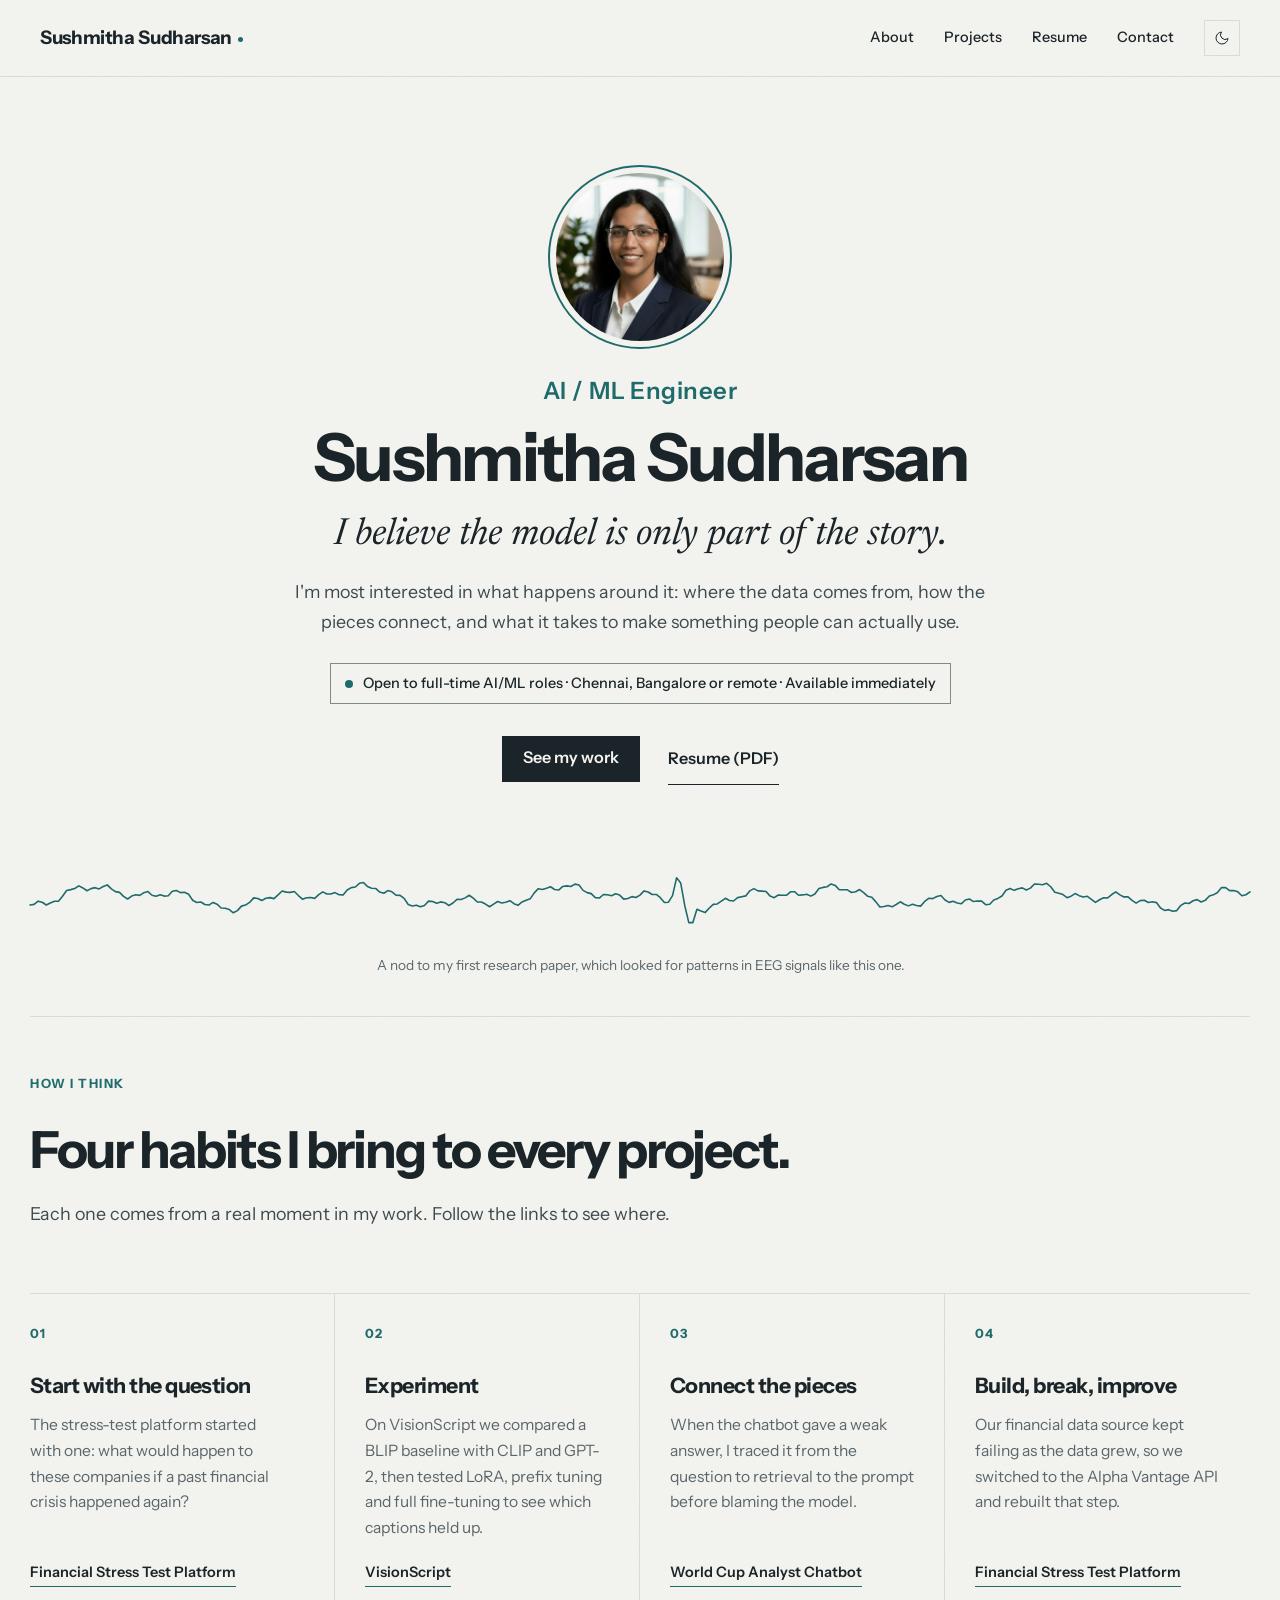
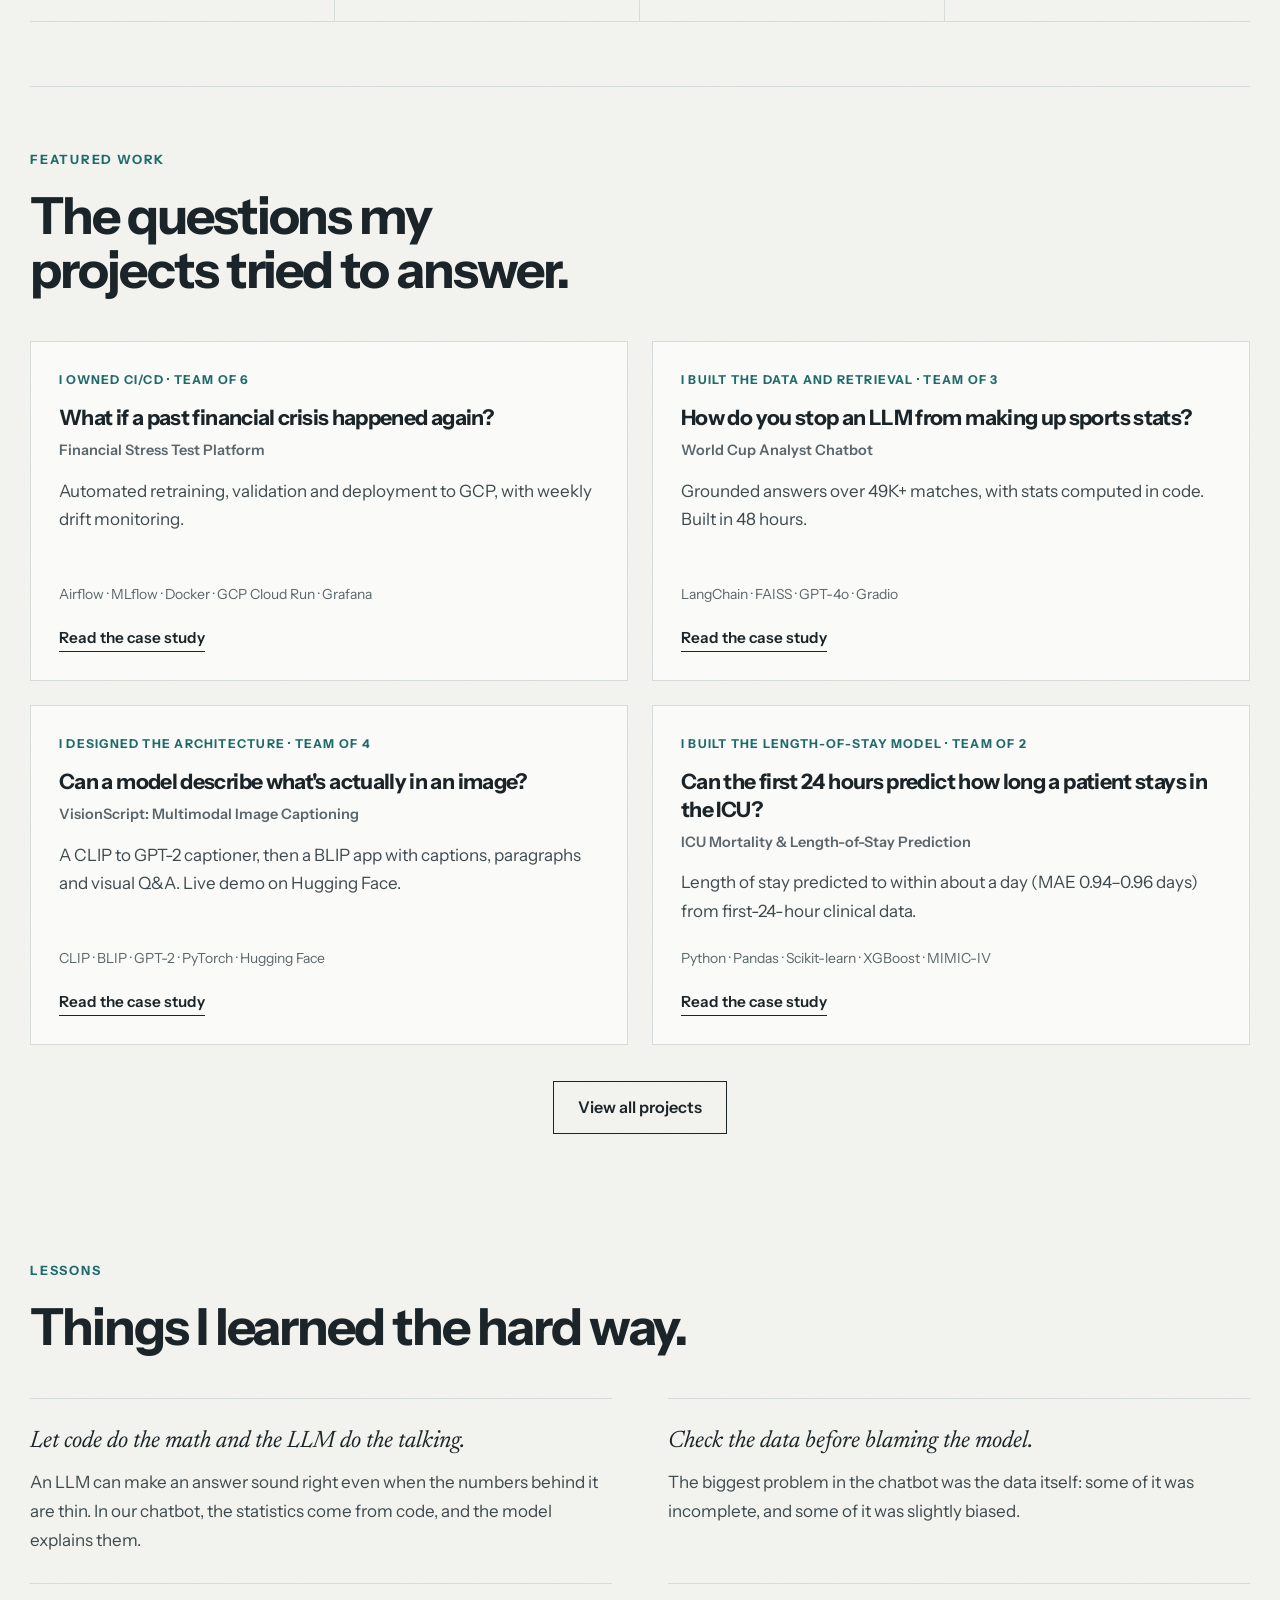
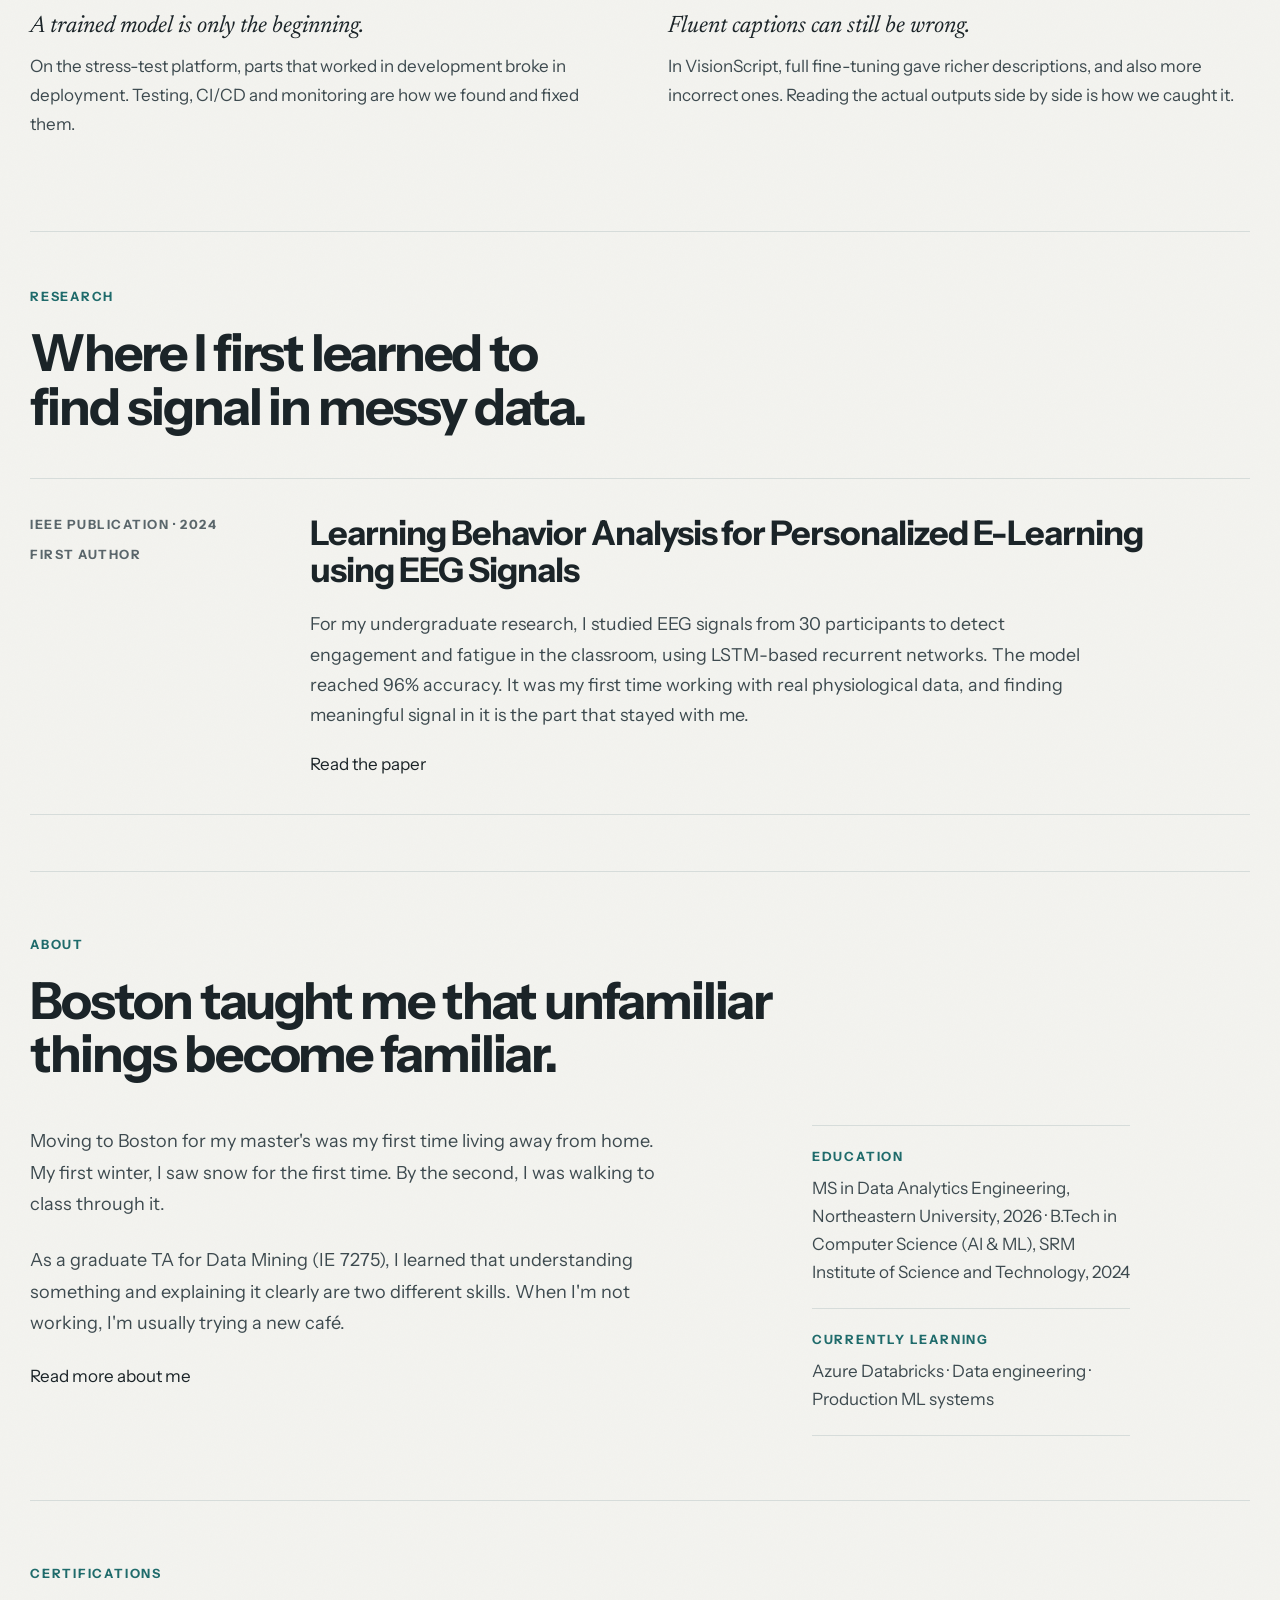
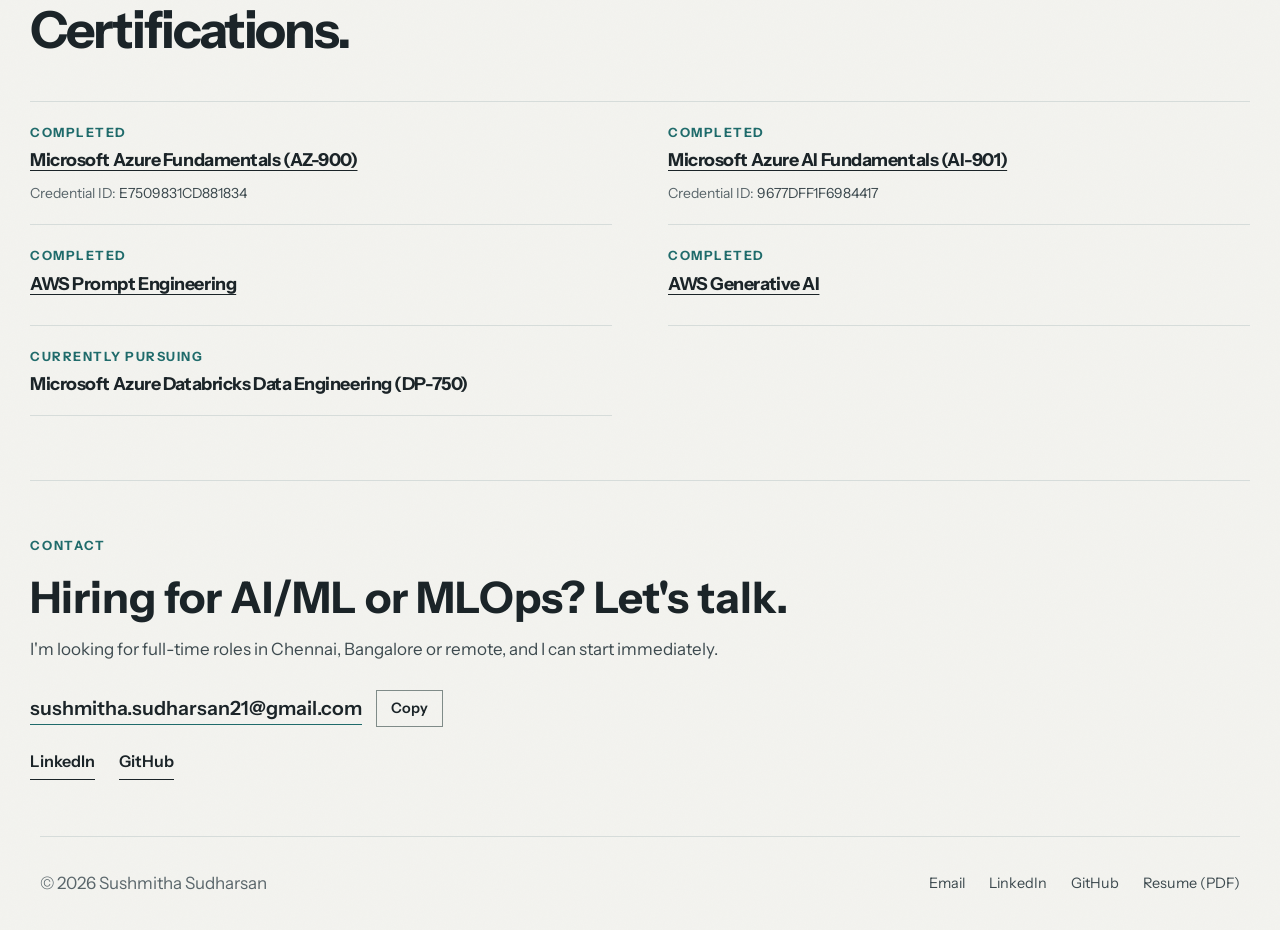
<file: index.html>
<!doctype html>
<html lang="en">
  <head>
    <meta charset="UTF-8" />
    <meta name="referrer" content="strict-origin-when-cross-origin" />
    <meta name="viewport" content="width=device-width, initial-scale=1.0" />

    <link rel="stylesheet" href="/css/style.css" />

    <title>Sushmitha Sudharsan | AI/ML Engineer</title>
    <meta name="description" content="Sushmitha Sudharsan, AI/ML engineer building end-to-end ML, GenAI and MLOps systems. Open to roles in Chennai, Bangalore and remote." />
    <link rel="canonical" href="https://sushmithasudharsan.github.io/" />
    <meta property="og:type" content="website" />
    <meta property="og:title" content="Sushmitha Sudharsan | AI/ML Engineer" />
    <meta property="og:description" content="Sushmitha Sudharsan, AI/ML engineer building end-to-end ML, GenAI and MLOps systems. Open to roles in Chennai, Bangalore and remote." />
    <meta property="og:url" content="https://sushmithasudharsan.github.io/" />
    <meta property="og:image" content="https://sushmithasudharsan.github.io/assets/og-card.png" />
    <meta name="twitter:card" content="summary_large_image" />
    <meta property="og:site_name" content="Sushmitha Sudharsan" />
    <script type="application/ld+json">
    {
      "@context": "https://schema.org",
      "@graph": [
        {
          "@type": "WebSite",
          "@id": "https://sushmithasudharsan.github.io/#website",
          "name": "Sushmitha Sudharsan",
          "url": "https://sushmithasudharsan.github.io/"
        },
        {
          "@type": "Person",
          "@id": "https://sushmithasudharsan.github.io/#person",
          "name": "Sushmitha Sudharsan",
          "jobTitle": "AI/ML Engineer",
          "image": "https://sushmithasudharsan.github.io/assets/images/sushmitha-headshot.jpg",
          "url": "https://sushmithasudharsan.github.io/",
          "sameAs": [
            "https://www.linkedin.com/in/sushmitha-sudharsan-2101/",
            "https://github.com/SushmithaSudharsan"
          ],
          "alumniOf": [
            { "@type": "CollegeOrUniversity", "name": "Northeastern University" },
            { "@type": "CollegeOrUniversity", "name": "SRM Institute of Science and Technology" }
          ],
          "knowsAbout": ["Machine learning", "MLOps", "Generative AI", "Data engineering"]
        }
      ]
    }
    </script>
    <link rel="icon" type="image/svg+xml" href="/assets/favicon.svg" />
  </head>

  <body>
<header>
      <nav>
        <a href="/" class="logo">Sushmitha Sudharsan</a>

        <div class="nav-right">
          <ul class="nav-links" id="site-navigation">
            <li><a href="/about/">About</a></li>
            <li><a href="/projects/">Projects</a></li>
            <li><a href="/resume/">Resume</a></li>
            <li><a href="/contact/">Contact</a></li>
          </ul>

          <button class="theme-toggle" type="button" aria-label="Toggle theme">
            <svg class="icon-sun" viewBox="0 0 24 24" fill="none" stroke="currentColor" stroke-width="1.5" aria-hidden="true"><circle cx="12" cy="12" r="4"/><path d="M12 2v2M12 20v2M4.2 4.2l1.4 1.4M18.4 18.4l1.4 1.4M2 12h2M20 12h2M4.2 19.8l1.4-1.4M18.4 5.6l1.4-1.4"/></svg>
            <svg class="icon-moon" viewBox="0 0 24 24" fill="none" stroke="currentColor" stroke-width="1.5" aria-hidden="true"><path d="M21 12.8A9 9 0 1 1 11.2 3 7 7 0 0 0 21 12.8Z"/></svg>
          </button>

          <button class="nav-toggle" type="button" aria-label="Open navigation menu" aria-expanded="false" aria-controls="site-navigation">
            <span></span><span></span><span></span>
          </button>
        </div>
      </nav>
    </header>

    <main>
      <!-- HERO -->

      <section class="hero">
        <div class="hero-content">
          <figure class="hero-photo">
            <img src="/assets/images/sushmitha-headshot.jpg" alt="Sushmitha Sudharsan" width="360" height="360" fetchpriority="high" />
          </figure>

          <p class="hero-role">AI / ML Engineer</p>

          <h1 class="hero-title">Sushmitha Sudharsan</h1>

          <p class="hero-thesis">I believe the model is only part of the story.</p>

          <p class="hero-intro">
            I'm most interested in what happens around it: where the data comes
            from, how the pieces connect, and what it takes to make something
            people can actually use.
          </p>

          <p class="availability">
            <span class="availability-dot" aria-hidden="true"></span>
            Open to full-time AI/ML roles &middot; Chennai, Bangalore or remote &middot; Available immediately
          </p>

          <div class="hero-actions">
            <a href="/projects/" class="button button-primary">See my work</a>
            <a href="/assets/Sushmitha_AIML_Resume.pdf" class="text-link" target="_blank" rel="noopener noreferrer">Resume (PDF)</a>
          </div>
        </div>

        <figure class="pulse">
          <svg class="pulse-svg" viewBox="0 0 1200 120" preserveAspectRatio="none" aria-hidden="true">
            <path class="pulse-trace" d="M0 60 L1200 60" />
          </svg>
          <figcaption>
            A nod to my first research paper, which looked for patterns in EEG signals like this one.
          </figcaption>
        </figure>
      </section>

      <!-- HOW I THINK -->

      <section class="focus how-i-think">
        <div class="focus-intro">
          <p class="eyebrow">HOW I THINK</p>

          <h2>Four habits I bring to every project.</h2>

          <p>
            Each one comes from a real moment in my work. Follow the links to
            see where.
          </p>
        </div>

        <div class="focus-items">
          <article class="focus-item">
            <span class="focus-number">01</span>
            <h3>Start with the question</h3>
            <p>
              The stress-test platform started with one: what would happen to
              these companies if a past financial crisis happened again?
            </p>
            <a href="/projects/financial-stress-test/" class="focus-link">Financial Stress Test Platform</a>
          </article>

          <article class="focus-item">
            <span class="focus-number">02</span>
            <h3>Experiment</h3>
            <p>
              On VisionScript we compared a BLIP baseline with CLIP and GPT-2,
              then tested LoRA, prefix tuning and full fine-tuning to see which
              captions held up.
            </p>
            <a href="/projects/visionscript/" class="focus-link">VisionScript</a>
          </article>

          <article class="focus-item">
            <span class="focus-number">03</span>
            <h3>Connect the pieces</h3>
            <p>
              When the chatbot gave a weak answer, I traced it from the
              question to retrieval to the prompt before blaming the model.
            </p>
            <a href="/projects/world-cup-chatbot/" class="focus-link">World Cup Analyst Chatbot</a>
          </article>

          <article class="focus-item">
            <span class="focus-number">04</span>
            <h3>Build, break, improve</h3>
            <p>
              Our financial data source kept failing as the data grew, so we
              switched to the Alpha Vantage API and rebuilt that step.
            </p>
            <a href="/projects/financial-stress-test/" class="focus-link">Financial Stress Test Platform</a>
          </article>
        </div>
      </section>

      <!-- FEATURED WORK -->

      <section class="projects">
        <div class="section-heading">
          <p class="section-label">FEATURED WORK</p>

          <h2>The questions my projects tried to answer.</h2>
        </div>

        <div class="project-grid">
          <article class="project-card">
            <p class="project-role">I owned CI/CD &middot; team of 6</p>
            <h3>What if a past financial crisis happened again?</h3>
            <p class="project-name">Financial Stress Test Platform</p>
            <p>
              Automated retraining, validation and deployment to GCP, with
              weekly drift monitoring.
            </p>
            <p class="project-tech">Airflow &middot; MLflow &middot; Docker &middot; GCP Cloud Run &middot; Grafana</p>
            <a href="/projects/financial-stress-test/">Read the case study</a>
          </article>

          <article class="project-card">
            <p class="project-role">I built the data and retrieval &middot; team of 3</p>
            <h3>How do you stop an LLM from making up sports stats?</h3>
            <p class="project-name">World Cup Analyst Chatbot</p>
            <p>
              Grounded answers over 49K+ matches, with stats computed in code.
              Built in 48 hours.
            </p>
            <p class="project-tech">LangChain &middot; FAISS &middot; GPT-4o &middot; Gradio</p>
            <a href="/projects/world-cup-chatbot/">Read the case study</a>
          </article>

          <article class="project-card">
            <p class="project-role">I designed the architecture &middot; team of 4</p>
            <h3>Can a model describe what's actually in an image?</h3>
            <p class="project-name">VisionScript: Multimodal Image Captioning</p>
            <p>
              A CLIP to GPT-2 captioner, then a BLIP app with captions,
              paragraphs and visual Q&amp;A. Live demo on Hugging Face.
            </p>
            <p class="project-tech">CLIP &middot; BLIP &middot; GPT-2 &middot; PyTorch &middot; Hugging Face</p>
            <a href="/projects/visionscript/">Read the case study</a>
          </article>

          <article class="project-card">
            <p class="project-role">I built the length-of-stay model &middot; team of 2</p>
            <h3>Can the first 24 hours predict how long a patient stays in the ICU?</h3>
            <p class="project-name">ICU Mortality &amp; Length-of-Stay Prediction</p>
            <p>
              Length of stay predicted to within about a day (MAE 0.94&ndash;0.96
              days) from first-24-hour clinical data.
            </p>
            <p class="project-tech">Python &middot; Pandas &middot; Scikit-learn &middot; XGBoost &middot; MIMIC-IV</p>
            <a href="/projects/icu-prediction/">Read the case study</a>
          </article>
        </div>

        <div class="projects-footer">
          <a href="/projects/">View all projects</a>
        </div>
      </section>

      <!-- LESSONS -->

      <section class="lessons">
        <div class="section-heading">
          <p class="section-label">LESSONS</p>

          <h2>Things I learned the hard way.</h2>
        </div>

        <div class="lesson-grid">
          <article class="lesson">
            <h3>Let code do the math and the LLM do the talking.</h3>
            <p>
              An LLM can make an answer sound right even when the numbers
              behind it are thin. In our chatbot, the statistics come from
              code, and the model explains them.
            </p>
          </article>

          <article class="lesson">
            <h3>Check the data before blaming the model.</h3>
            <p>
              The biggest problem in the chatbot was the data itself: some of
              it was incomplete, and some of it was slightly biased.
            </p>
          </article>

          <article class="lesson">
            <h3>A trained model is only the beginning.</h3>
            <p>
              On the stress-test platform, parts that worked in development
              broke in deployment. Testing, CI/CD and monitoring are how we
              found and fixed them.
            </p>
          </article>

          <article class="lesson">
            <h3>Fluent captions can still be wrong.</h3>
            <p>
              In VisionScript, full fine-tuning gave richer descriptions, and
              also more incorrect ones. Reading the actual outputs side by
              side is how we caught it.
            </p>
          </article>
        </div>
      </section>

      <!-- RESEARCH -->

      <section class="research">
        <div class="section-heading">
          <p class="section-label">RESEARCH</p>

          <h2>Where I first learned to find signal in messy data.</h2>
        </div>

        <article class="research-card">
          <div class="research-meta">
            <span>IEEE PUBLICATION &middot; 2024</span>
            <span>FIRST AUTHOR</span>
          </div>

          <div class="research-content">
            <h3>Learning Behavior Analysis for Personalized E-Learning using EEG Signals</h3>

            <p>
              For my undergraduate research, I studied EEG signals from 30
              participants to detect engagement and fatigue in the classroom,
              using LSTM-based recurrent networks. The model reached 96%
              accuracy. It was my first time working with real physiological
              data, and finding meaningful signal in it is the part that
              stayed with me.
            </p>

            <a
              href="https://ieeexplore.ieee.org/abstract/document/10601997/"
              target="_blank"
              rel="noopener noreferrer"
              class="text-link"
            >
              Read the paper
            </a>
          </div>
        </article>
      </section>

      <!-- ABOUT -->

      <section class="about">
        <div class="section-heading">
          <p class="section-label">ABOUT</p>

          <h2>Boston taught me that unfamiliar things become familiar.</h2>
        </div>

        <div class="about-content">
          <div class="about-main">
            <p>
              Moving to Boston for my master's was my first time living away
              from home. My first winter, I saw snow for the first time. By
              the second, I was walking to class through it.
            </p>

            <p>
              As a graduate TA for Data Mining (IE 7275), I learned that
              understanding something and explaining it clearly are two
              different skills. When I'm not working, I'm usually trying a
              new caf&eacute;.
            </p>

            <a href="/about/" class="text-link about-link">Read more about me</a>
          </div>

          <div class="about-side">

            <div class="about-detail">
              <span>EDUCATION</span>
              <p>
                MS in Data Analytics Engineering, Northeastern University, 2026
                &middot; B.Tech in Computer Science (AI &amp; ML), SRM Institute
                of Science and Technology, 2024
              </p>
            </div>

            <div class="about-detail">
              <span>CURRENTLY LEARNING</span>
              <p>Azure Databricks &middot; Data engineering &middot; Production ML systems</p>
            </div>
          </div>
        </div>
      </section>

      <!-- CERTIFICATIONS -->

      <section class="certifications">
        <div class="section-heading">
          <p class="section-label">CERTIFICATIONS</p>

          <h2>Certifications.</h2>
        </div>

        <div class="certification-list">


          <article class="certification-card">

            <div class="certification-content">
              <p class="certification-status">COMPLETED</p>

              <h3>
                <a
                  href="https://drive.google.com/file/d/1-akk5yvHN2ExvmXFCMbZ097xl4-3Tou-/view?usp=sharing"
                  target="_blank"
                  rel="noopener noreferrer"
                >
                  Microsoft Azure Fundamentals (AZ-900)
                </a>
              </h3>

              <p class="certification-id">
                Credential ID:
                <span>E7509831CD881834</span>
              </p>
            </div>
          </article>

          <article class="certification-card">

            <div class="certification-content">
              <p class="certification-status">COMPLETED</p>

              <h3>
                <a
                  href="https://drive.google.com/file/d/1ecMNnJZd3kwGWYb-fRF_io6c2wt6Pz3F/view?usp=sharing"
                  target="_blank"
                  rel="noopener noreferrer"
                >
                  Microsoft Azure AI Fundamentals (AI-901)
                </a>
              </h3>

              <p class="certification-id">
                Credential ID:
                <span>9677DFF1F6984417</span>
              </p>
            </div>
          </article>

          <article class="certification-card">

            <div class="certification-content">
              <p class="certification-status">COMPLETED</p>

              <h3>
                <a
                  href="https://drive.google.com/file/d/1J-irIsVJHzZii4gYxT9lY9Xja3zXWgkw/view?usp=sharing"
                  target="_blank"
                  rel="noopener noreferrer"
                >
                  AWS Prompt Engineering
                </a>
              </h3>

            </div>
          </article>

          <article class="certification-card">

            <div class="certification-content">
              <p class="certification-status">COMPLETED</p>

              <h3>
                <a
                  href="https://drive.google.com/file/d/1gVsuCeaJkwSbJZOgCHRIwwR79ZYT0Bmx/view?usp=sharing"
                  target="_blank"
                  rel="noopener noreferrer"
                >
                  AWS Generative AI
                </a>
              </h3>
            </div>
          </article>

          <article class="certification-card certification-current">

            <div class="certification-content">
              <p class="certification-status">CURRENTLY PURSUING</p>

              <h3>Microsoft Azure Databricks Data Engineering (DP-750)</h3>
            </div>
          </article>
        </div>
      </section>

      <!-- CONTACT -->

      <section class="final-cta home-contact">
        <p class="section-label">CONTACT</p>

        <h2>Hiring for AI/ML or MLOps? Let's talk.</h2>

        <p>
          I'm looking for full-time roles in Chennai, Bangalore or remote, and I can start immediately.
        </p>

        <div class="email-row">
          <a href="/contact/" class="email-text" data-email-link><span data-email-text>sushmitha.sudharsan21 [at] gmail [dot] com</span></a>
          <button type="button" class="copy-email">Copy</button>
          <span class="copy-status" role="status" aria-live="polite"></span>
        </div>

        <div class="contact-links">
          <a href="https://www.linkedin.com/in/sushmitha-sudharsan-2101/" target="_blank" rel="noopener noreferrer" class="text-link">LinkedIn</a>
          <a href="https://github.com/SushmithaSudharsan" target="_blank" rel="noopener noreferrer" class="text-link">GitHub</a>
        </div>
      </section>
    </main>


    <footer>
      <div class="footer-content">
        <p>&copy; 2026 Sushmitha Sudharsan</p>

        <div class="footer-links">
          <a href="/contact/" data-email-link>Email</a>
          <a href="https://www.linkedin.com/in/sushmitha-sudharsan-2101/" target="_blank" rel="noopener noreferrer">LinkedIn</a>
          <a href="https://github.com/SushmithaSudharsan" target="_blank" rel="noopener noreferrer">GitHub</a>
          <a href="/assets/Sushmitha_AIML_Resume.pdf" target="_blank" rel="noopener noreferrer">Resume (PDF)</a>
        </div>
      </div>
    </footer>

    <script src="/js/script.js"></script>
  </body>
</html>
</file>
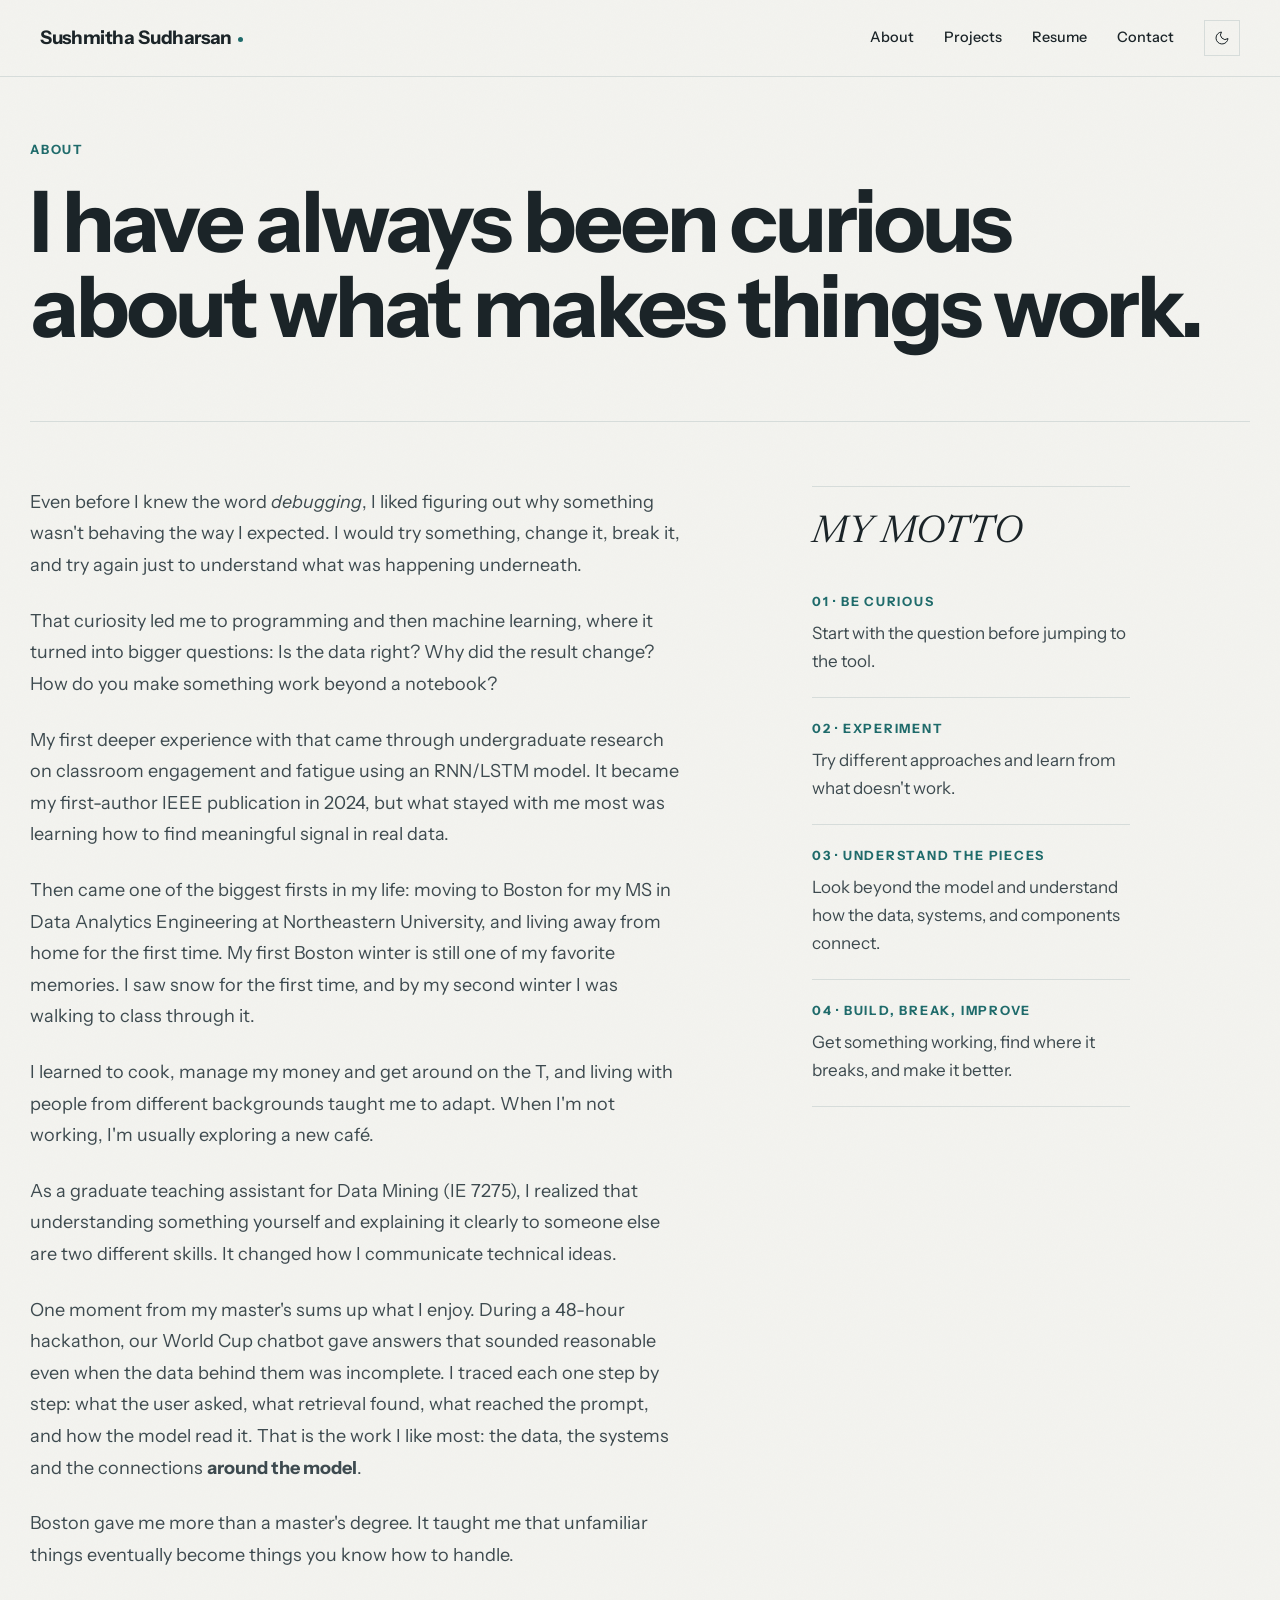
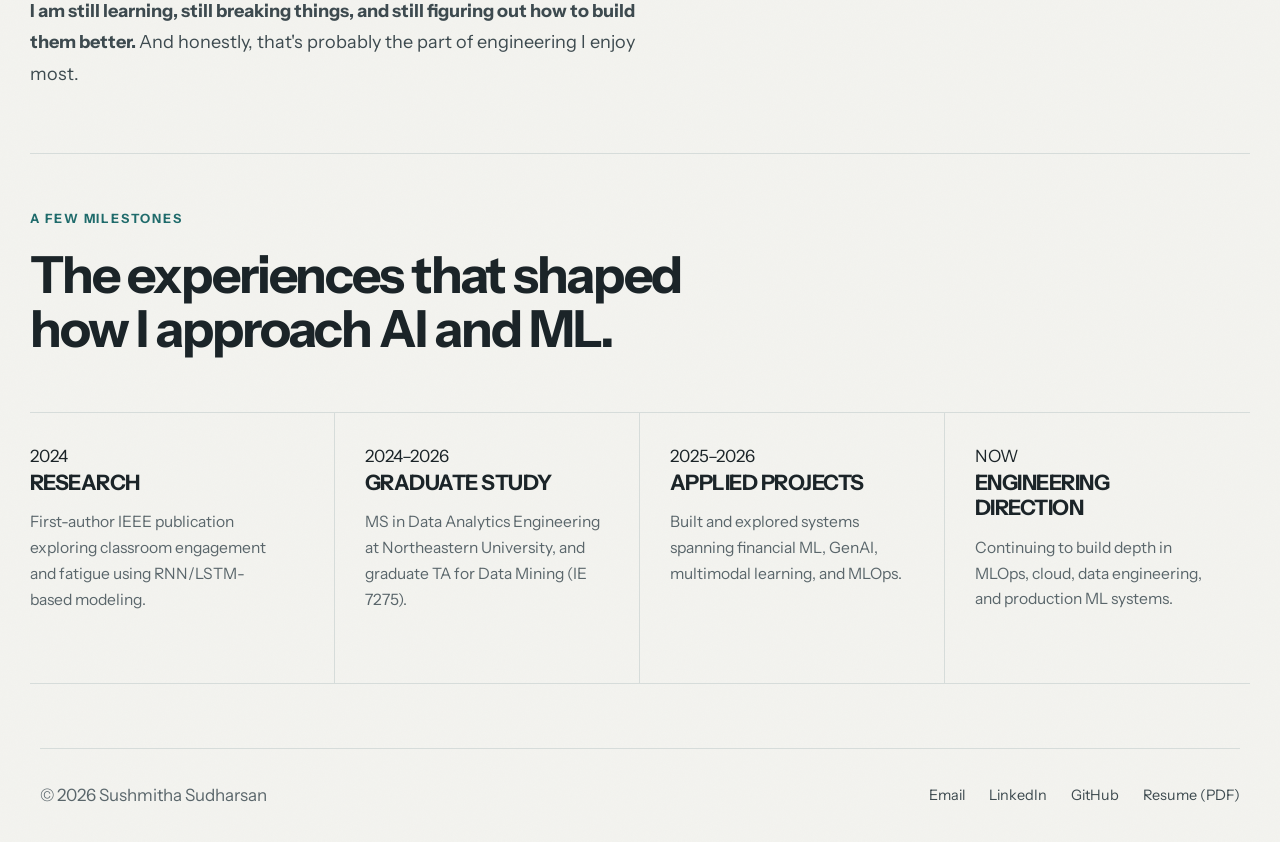
<file: about/index.html>
<!DOCTYPE html>
<html lang="en">
<head>
    <meta charset="UTF-8">
    <meta name="referrer" content="strict-origin-when-cross-origin" />
    <meta name="viewport" content="width=device-width, initial-scale=1.0">

    <title>About | Sushmitha Sudharsan</title>
    <meta name="description" content="About Sushmitha, an AI/ML Engineer exploring machine learning, generative AI, MLOps, cloud, and data engineering." />
    <link rel="canonical" href="https://sushmithasudharsan.github.io/about/" />
    <meta property="og:type" content="website" />
    <meta property="og:title" content="About | Sushmitha Sudharsan" />
    <meta property="og:description" content="About Sushmitha, an AI/ML Engineer exploring machine learning, generative AI, MLOps, cloud, and data engineering." />
    <meta property="og:url" content="https://sushmithasudharsan.github.io/about/" />
    <meta property="og:image" content="https://sushmithasudharsan.github.io/assets/og-card.png" />
    <meta name="twitter:card" content="summary_large_image" />
    <meta property="og:site_name" content="Sushmitha Sudharsan" />
    <link rel="icon" type="image/svg+xml" href="/assets/favicon.svg" />

    

    <link rel="stylesheet" href="/css/style.css">
</head>

<body>

    <header>
      <nav>
        <a href="/" class="logo">Sushmitha Sudharsan</a>

        <div class="nav-right">
          <ul class="nav-links" id="site-navigation">
            <li><a href="/about/">About</a></li>
            <li><a href="/projects/">Projects</a></li>
            <li><a href="/resume/">Resume</a></li>
            <li><a href="/contact/">Contact</a></li>
          </ul>

          <button class="theme-toggle" type="button" aria-label="Toggle theme">
            <svg class="icon-sun" viewBox="0 0 24 24" fill="none" stroke="currentColor" stroke-width="1.5" aria-hidden="true"><circle cx="12" cy="12" r="4"/><path d="M12 2v2M12 20v2M4.2 4.2l1.4 1.4M18.4 18.4l1.4 1.4M2 12h2M20 12h2M4.2 19.8l1.4-1.4M18.4 5.6l1.4-1.4"/></svg>
            <svg class="icon-moon" viewBox="0 0 24 24" fill="none" stroke="currentColor" stroke-width="1.5" aria-hidden="true"><path d="M21 12.8A9 9 0 1 1 11.2 3 7 7 0 0 0 21 12.8Z"/></svg>
          </button>

          <button class="nav-toggle" type="button" aria-label="Open navigation menu" aria-expanded="false" aria-controls="site-navigation">
            <span></span><span></span><span></span>
          </button>
        </div>
      </nav>
    </header>


    <main>

        <!-- PAGE INTRO -->

        <section class="page-header">
            <p class="section-label">ABOUT</p>

            <h1>
                I have always been curious about what makes things work.
            </h1>
        </section>


      <!-- STORY -->

<section class="about">
    <div class="about-content">

        <div class="about-main">
            <p>
                Even before I knew the word <em>debugging</em>, I liked
                figuring out why something wasn't behaving the way I expected.
                I would try something, change it, break it, and try again
                just to understand what was happening underneath.
            </p>
            <p>
                That curiosity led me to programming and then machine
                learning, where it turned into bigger questions: Is the data
                right? Why did the result change? How do you make something
                work beyond a notebook?
            </p>
            <p>
                My first deeper experience with that came through undergraduate
                research on classroom engagement and fatigue using an RNN/LSTM
                model. It became my <a href="https://ieeexplore.ieee.org/abstract/document/10601997/" target="_blank" rel="noopener noreferrer">first-author IEEE publication</a>
                in 2024, but what stayed with me most was learning how to find
                meaningful signal in real data.
            </p>
            <p>
                Then came one of the biggest firsts in my life: moving to Boston
                for my MS in Data Analytics Engineering at Northeastern
                University, and living away from home for the first time. My
                first Boston winter is still one of my favorite memories. I saw
                snow for the first time, and by my second winter I was walking
                to class through it.
            </p>
            <p>
                I learned to cook, manage my money and get around on the T, and
                living with people from different backgrounds taught me to
                adapt. When I'm not working, I'm usually exploring a new caf&eacute;.
            </p>
            <p>
                As a graduate teaching assistant for Data Mining (IE 7275), I
                realized that understanding something yourself and explaining
                it clearly to someone else are two different skills. It changed
                how I communicate technical ideas.
            </p>
            <p>
                One moment from my master's sums up what I enjoy. During a
                48-hour hackathon, our World Cup chatbot gave answers that
                sounded reasonable even when the data behind them was
                incomplete. I traced each one step by step: what the user asked,
                what retrieval found, what reached the prompt, and how the model
                read it. That is the work I like most: the data, the systems and
                the connections <strong>around the model</strong>.
            </p>
            <p>
                Boston gave me more than a master's degree. It taught me that
                unfamiliar things eventually become things you know how to
                handle.
            </p>
            <p>
                <strong>
                    I am still learning, still breaking things,
                    and still figuring out how to build them better.
                </strong>
                And honestly, that's probably the part of engineering
                I enjoy most.
            </p>
        </div>
        <!-- HOW I WORK -->

        <div class="about-side">


            <div class="about-motto">
                <span>MY MOTTO</span>
            </div>

            <div class="about-detail">
                <span>01 · BE CURIOUS</span>
                <p>
                    Start with the question before jumping to the tool.
                </p>
            </div>

            <div class="about-detail">
                <span>02 · EXPERIMENT</span>
                <p>
                    Try different approaches and learn from what
                    doesn't work.
                </p>
            </div>

            <div class="about-detail">
                <span>03 · UNDERSTAND THE PIECES</span>
                <p>
                    Look beyond the model and understand how the data,
                    systems, and components connect.
                </p>
            </div>

            <div class="about-detail">
                <span>04 · BUILD, BREAK, IMPROVE</span>
                <p>
                    Get something working, find where it breaks,
                    and make it better.
                </p>
            </div>

        </div>

    </div>
</section>


        <!-- MILESTONES -->

        <section class="focus">
            <div class="section-heading">
                <p class="section-label">A FEW MILESTONES</p>

                <h2>
                    The experiences that shaped how I approach AI and ML.
                </h2>
            </div>

            <div class="focus-items">

                <div class="focus-item">
                    <span>2024</span>

                    <h3>RESEARCH</h3>

                    <p>
                        First-author IEEE publication exploring classroom
                        engagement and fatigue using RNN/LSTM-based modeling.
                    </p>
                </div>

                <div class="focus-item">
                    <span>2024&ndash;2026</span>

                    <h3>GRADUATE STUDY</h3>

                    <p>
                        MS in Data Analytics Engineering at Northeastern
                        University, and graduate TA for Data Mining (IE 7275).
                    </p>
                </div>

                <div class="focus-item">
                    <span>2025&ndash;2026</span>

                    <h3>APPLIED PROJECTS</h3>

                    <p>
                        Built and explored systems spanning financial ML,
                        GenAI, multimodal learning, and MLOps.
                    </p>
                </div>

                <div class="focus-item">
                    <span>NOW</span>

                    <h3>ENGINEERING DIRECTION</h3>

                    <p>
                        Continuing to build depth in MLOps, cloud,
                        data engineering, and production ML systems.
                    </p>
                </div>

            </div>
        </section>

    </main>


    <footer>
      <div class="footer-content">
        <p>&copy; 2026 Sushmitha Sudharsan</p>

        <div class="footer-links">
          <a href="/contact/" data-email-link>Email</a>
          <a href="https://www.linkedin.com/in/sushmitha-sudharsan-2101/" target="_blank" rel="noopener noreferrer">LinkedIn</a>
          <a href="https://github.com/SushmithaSudharsan" target="_blank" rel="noopener noreferrer">GitHub</a>
          <a href="/assets/Sushmitha_AIML_Resume.pdf" target="_blank" rel="noopener noreferrer">Resume (PDF)</a>
        </div>
      </div>
    </footer>


    <script src="/js/script.js"></script>

</body>
</html>
</file>
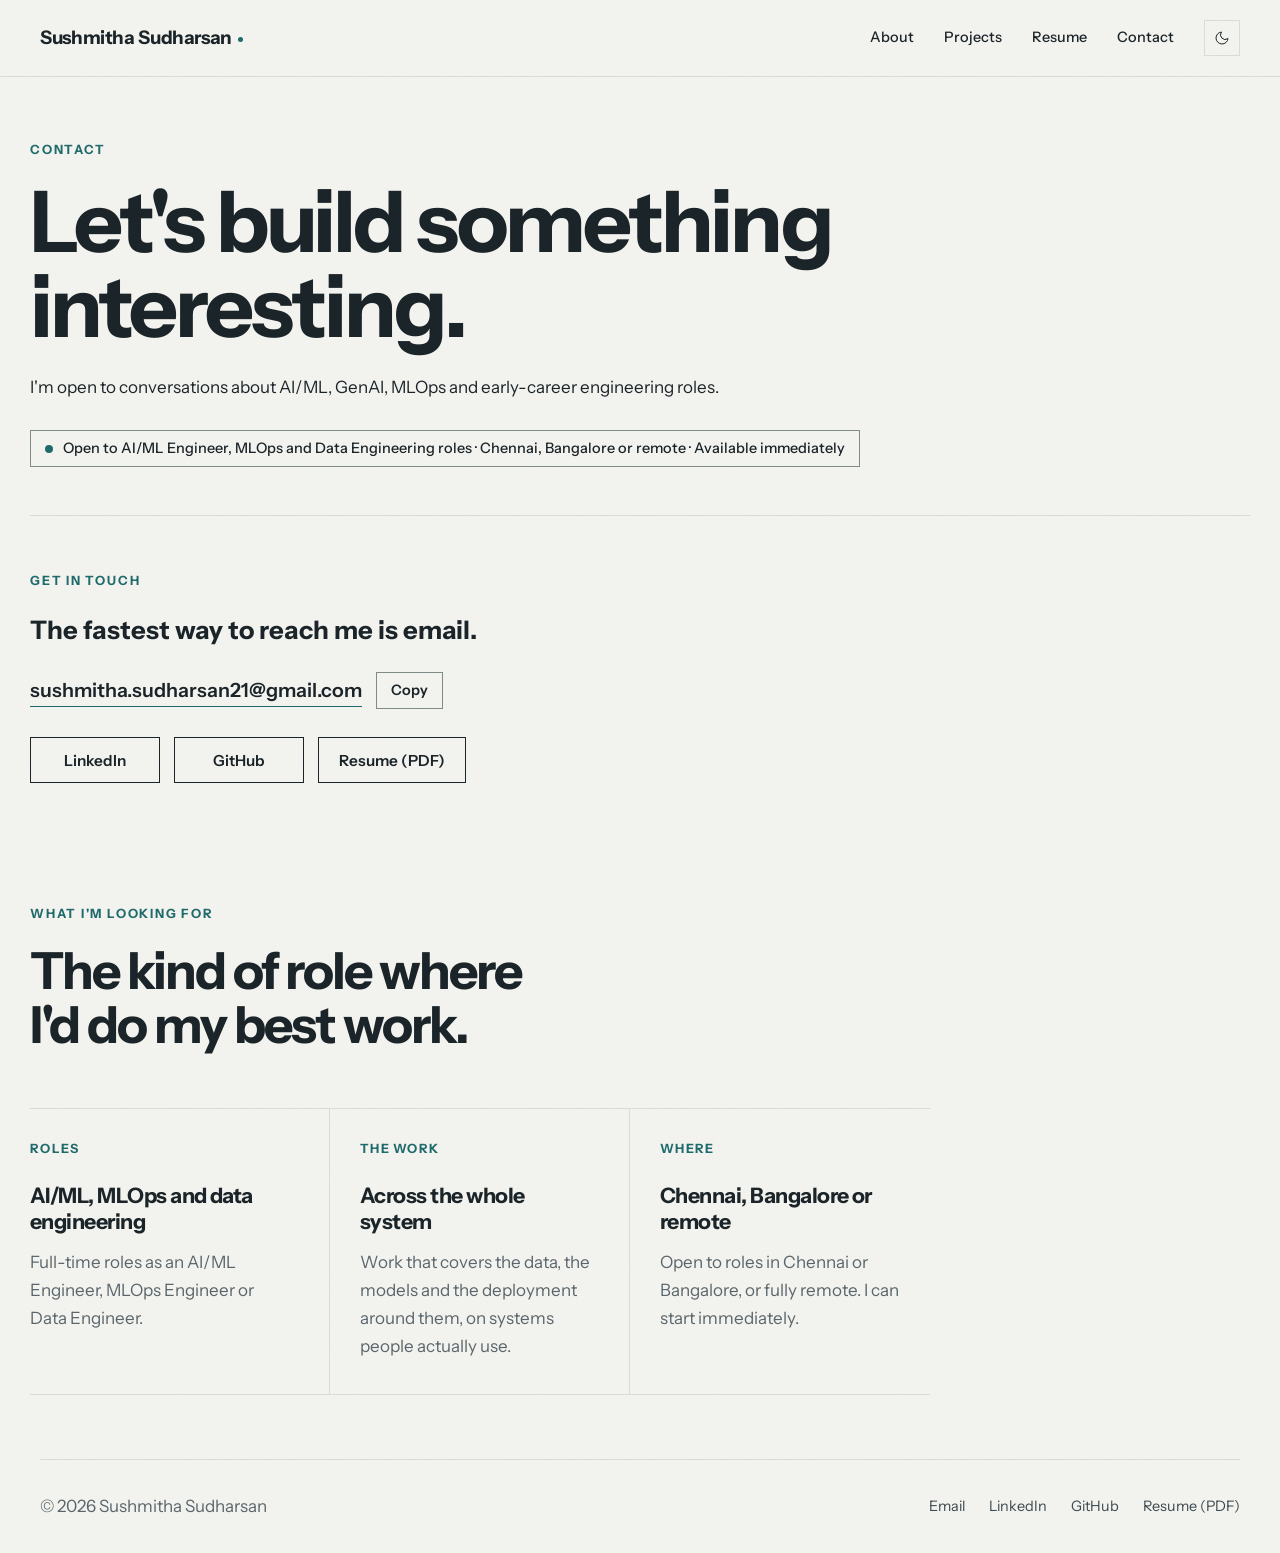
<file: contact/index.html>
<!doctype html>
<html lang="en">
  <head>
    <meta charset="UTF-8" />
    <meta name="referrer" content="strict-origin-when-cross-origin" />
    <meta name="viewport" content="width=device-width, initial-scale=1.0" />

    <title>Contact | Sushmitha Sudharsan</title>
    <meta name="description" content="Contact Sushmitha about AI, ML, GenAI, MLOps, and engineering opportunities." />
    <link rel="canonical" href="https://sushmithasudharsan.github.io/contact/" />
    <meta property="og:type" content="website" />
    <meta property="og:title" content="Contact | Sushmitha Sudharsan" />
    <meta property="og:description" content="Contact Sushmitha about AI, ML, GenAI, MLOps, and engineering opportunities." />
    <meta property="og:url" content="https://sushmithasudharsan.github.io/contact/" />
    <meta property="og:image" content="https://sushmithasudharsan.github.io/assets/og-card.png" />
    <meta name="twitter:card" content="summary_large_image" />
    <meta property="og:site_name" content="Sushmitha Sudharsan" />
    <link rel="icon" type="image/svg+xml" href="/assets/favicon.svg" />

    

    <link rel="stylesheet" href="/css/style.css" />
  </head>

  <body>
    <header>
      <nav>
        <a href="/" class="logo">Sushmitha Sudharsan</a>

        <div class="nav-right">
          <ul class="nav-links" id="site-navigation">
            <li><a href="/about/">About</a></li>
            <li><a href="/projects/">Projects</a></li>
            <li><a href="/resume/">Resume</a></li>
            <li><a href="/contact/">Contact</a></li>
          </ul>

          <button class="theme-toggle" type="button" aria-label="Toggle theme">
            <svg class="icon-sun" viewBox="0 0 24 24" fill="none" stroke="currentColor" stroke-width="1.5" aria-hidden="true"><circle cx="12" cy="12" r="4"/><path d="M12 2v2M12 20v2M4.2 4.2l1.4 1.4M18.4 18.4l1.4 1.4M2 12h2M20 12h2M4.2 19.8l1.4-1.4M18.4 5.6l1.4-1.4"/></svg>
            <svg class="icon-moon" viewBox="0 0 24 24" fill="none" stroke="currentColor" stroke-width="1.5" aria-hidden="true"><path d="M21 12.8A9 9 0 1 1 11.2 3 7 7 0 0 0 21 12.8Z"/></svg>
          </button>

          <button class="nav-toggle" type="button" aria-label="Open navigation menu" aria-expanded="false" aria-controls="site-navigation">
            <span></span><span></span><span></span>
          </button>
        </div>
      </nav>
    </header>

    <main>
      <!-- PAGE HEADER -->

      <section class="page-header">
        <p class="section-label">CONTACT</p>

        <h1>Let's build something interesting.</h1>

        <p class="page-header-intro">
          I'm open to conversations about AI/ML, GenAI, MLOps and early-career
          engineering roles.
        </p>

        <p class="availability">
          <span class="availability-dot" aria-hidden="true"></span>
          Open to AI/ML Engineer, MLOps and Data Engineering roles &middot; Chennai, Bangalore or remote &middot; Available immediately
        </p>
      </section>

      <!-- GET IN TOUCH -->

      <section class="contact-section">
        <div class="contact-section-heading">
          <p class="section-label">GET IN TOUCH</p>

          <h2>The fastest way to reach me is email.</h2>
        </div>

        <div class="contact-reach">
          <div class="email-row">
            <a href="/contact/" class="email-text" data-email-link><span data-email-text>sushmitha.sudharsan21 [at] gmail [dot] com</span></a>
            <button type="button" class="copy-email">Copy</button>
            <span class="copy-status" role="status" aria-live="polite"></span>
          </div>

          <div class="contact-details">
            <a
              href="https://www.linkedin.com/in/sushmitha-sudharsan-2101/"
              class="button button-secondary"
              target="_blank"
              rel="noopener noreferrer"
            >
              LinkedIn
            </a>

            <a
              href="https://github.com/SushmithaSudharsan"
              class="button button-secondary"
              target="_blank"
              rel="noopener noreferrer"
            >
              GitHub
            </a>

            <a
              href="/assets/Sushmitha_AIML_Resume.pdf"
              class="button button-secondary"
              target="_blank"
              rel="noopener noreferrer"
            >
              Resume (PDF)
            </a>
          </div>
        </div>
      </section>

      <!-- WHAT I'M LOOKING FOR -->

      <section class="contact-focus">
        <div class="section-heading">
          <p class="section-label">WHAT I'M LOOKING FOR</p>

          <h2>The kind of role where I'd do my best work.</h2>
        </div>

        <div class="focus-items looking-for">
          <div class="focus-item">
            <span>ROLES</span>
            <h3>AI/ML, MLOps and data engineering</h3>
            <p>
              Full-time roles as an AI/ML Engineer, MLOps Engineer or Data
              Engineer.
            </p>
          </div>

          <div class="focus-item">
            <span>THE WORK</span>
            <h3>Across the whole system</h3>
            <p>
              Work that covers the data, the models and the deployment around
              them, on systems people actually use.
            </p>
          </div>

          <div class="focus-item">
            <span>WHERE</span>
            <h3>Chennai, Bangalore or remote</h3>
            <p>
              Open to roles in Chennai or Bangalore, or fully remote. I can start immediately.
            </p>
          </div>
        </div>
      </section>
    </main>

    <footer>
      <div class="footer-content">
        <p>&copy; 2026 Sushmitha Sudharsan</p>

        <div class="footer-links">
          <a href="/contact/" data-email-link>Email</a>
          <a href="https://www.linkedin.com/in/sushmitha-sudharsan-2101/" target="_blank" rel="noopener noreferrer">LinkedIn</a>
          <a href="https://github.com/SushmithaSudharsan" target="_blank" rel="noopener noreferrer">GitHub</a>
          <a href="/assets/Sushmitha_AIML_Resume.pdf" target="_blank" rel="noopener noreferrer">Resume (PDF)</a>
        </div>
      </div>
    </footer>

    <script src="/js/script.js"></script>
  </body>
</html>
</file>
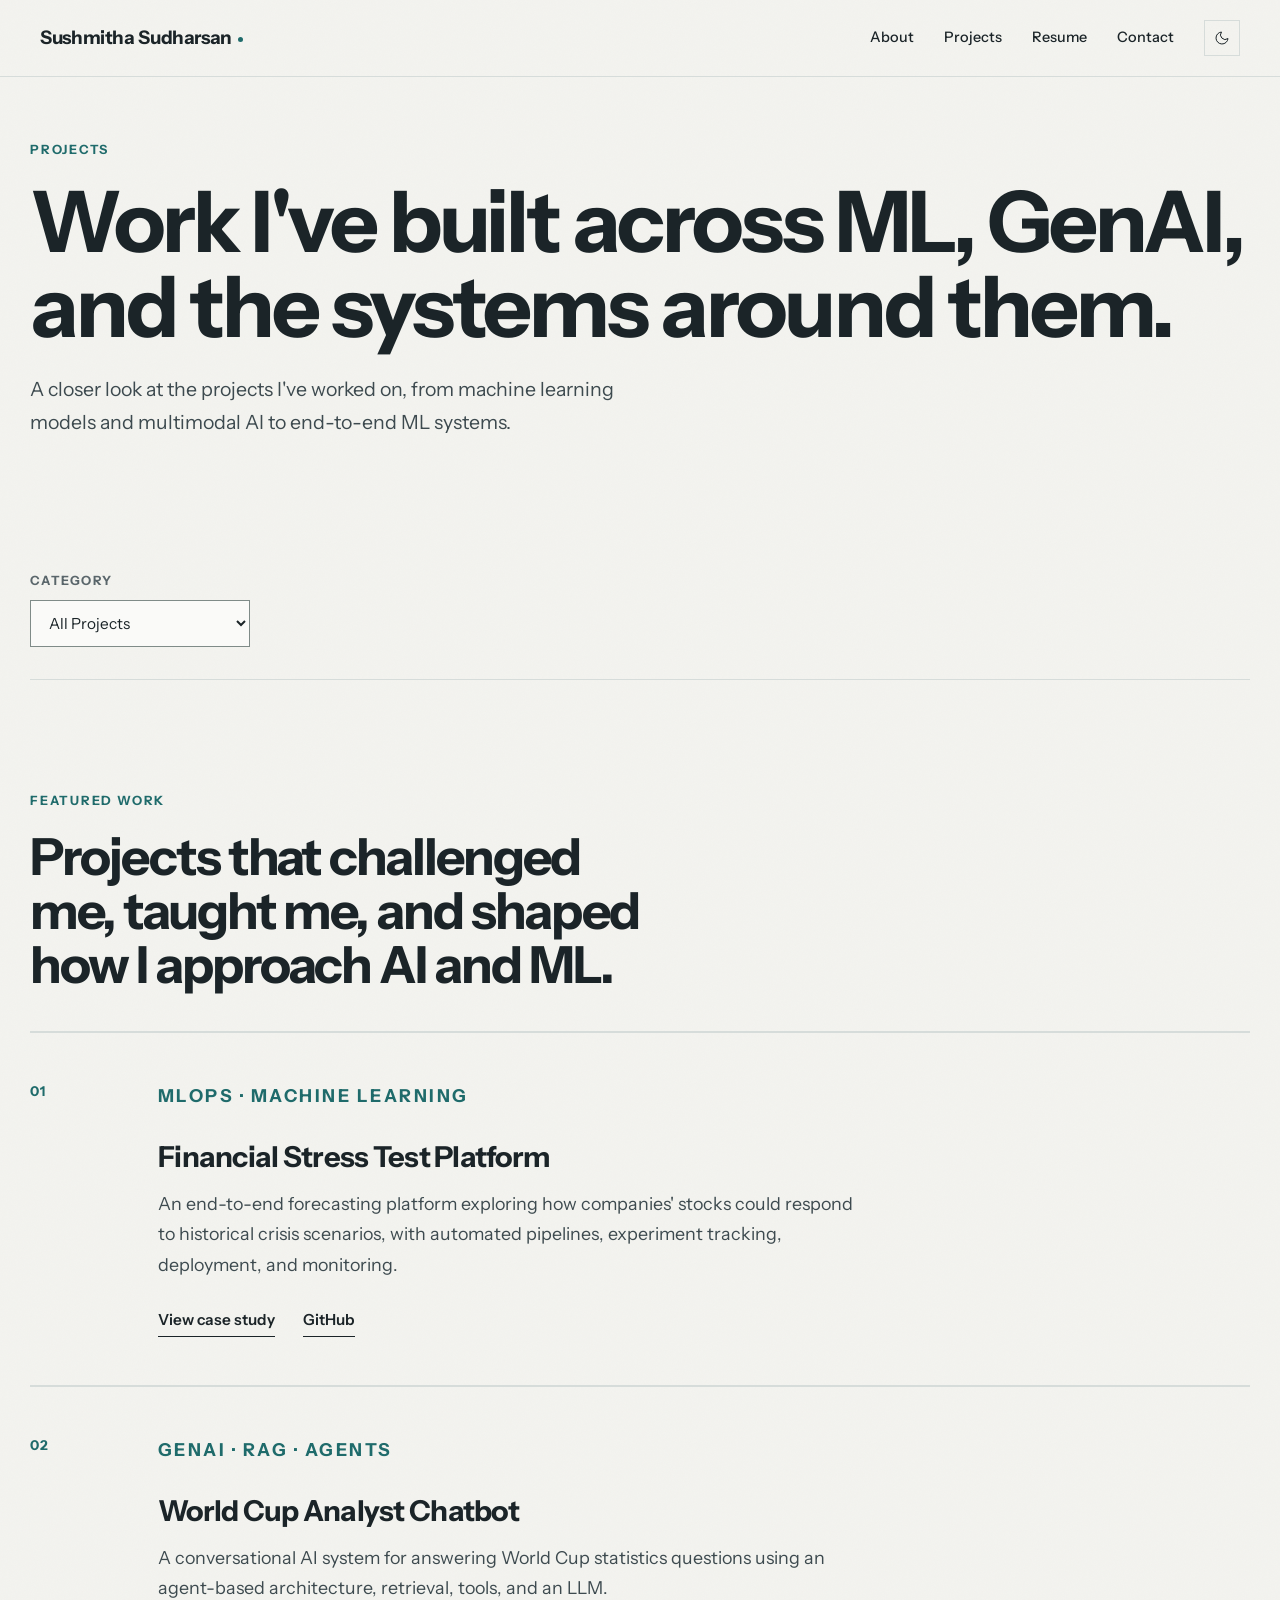
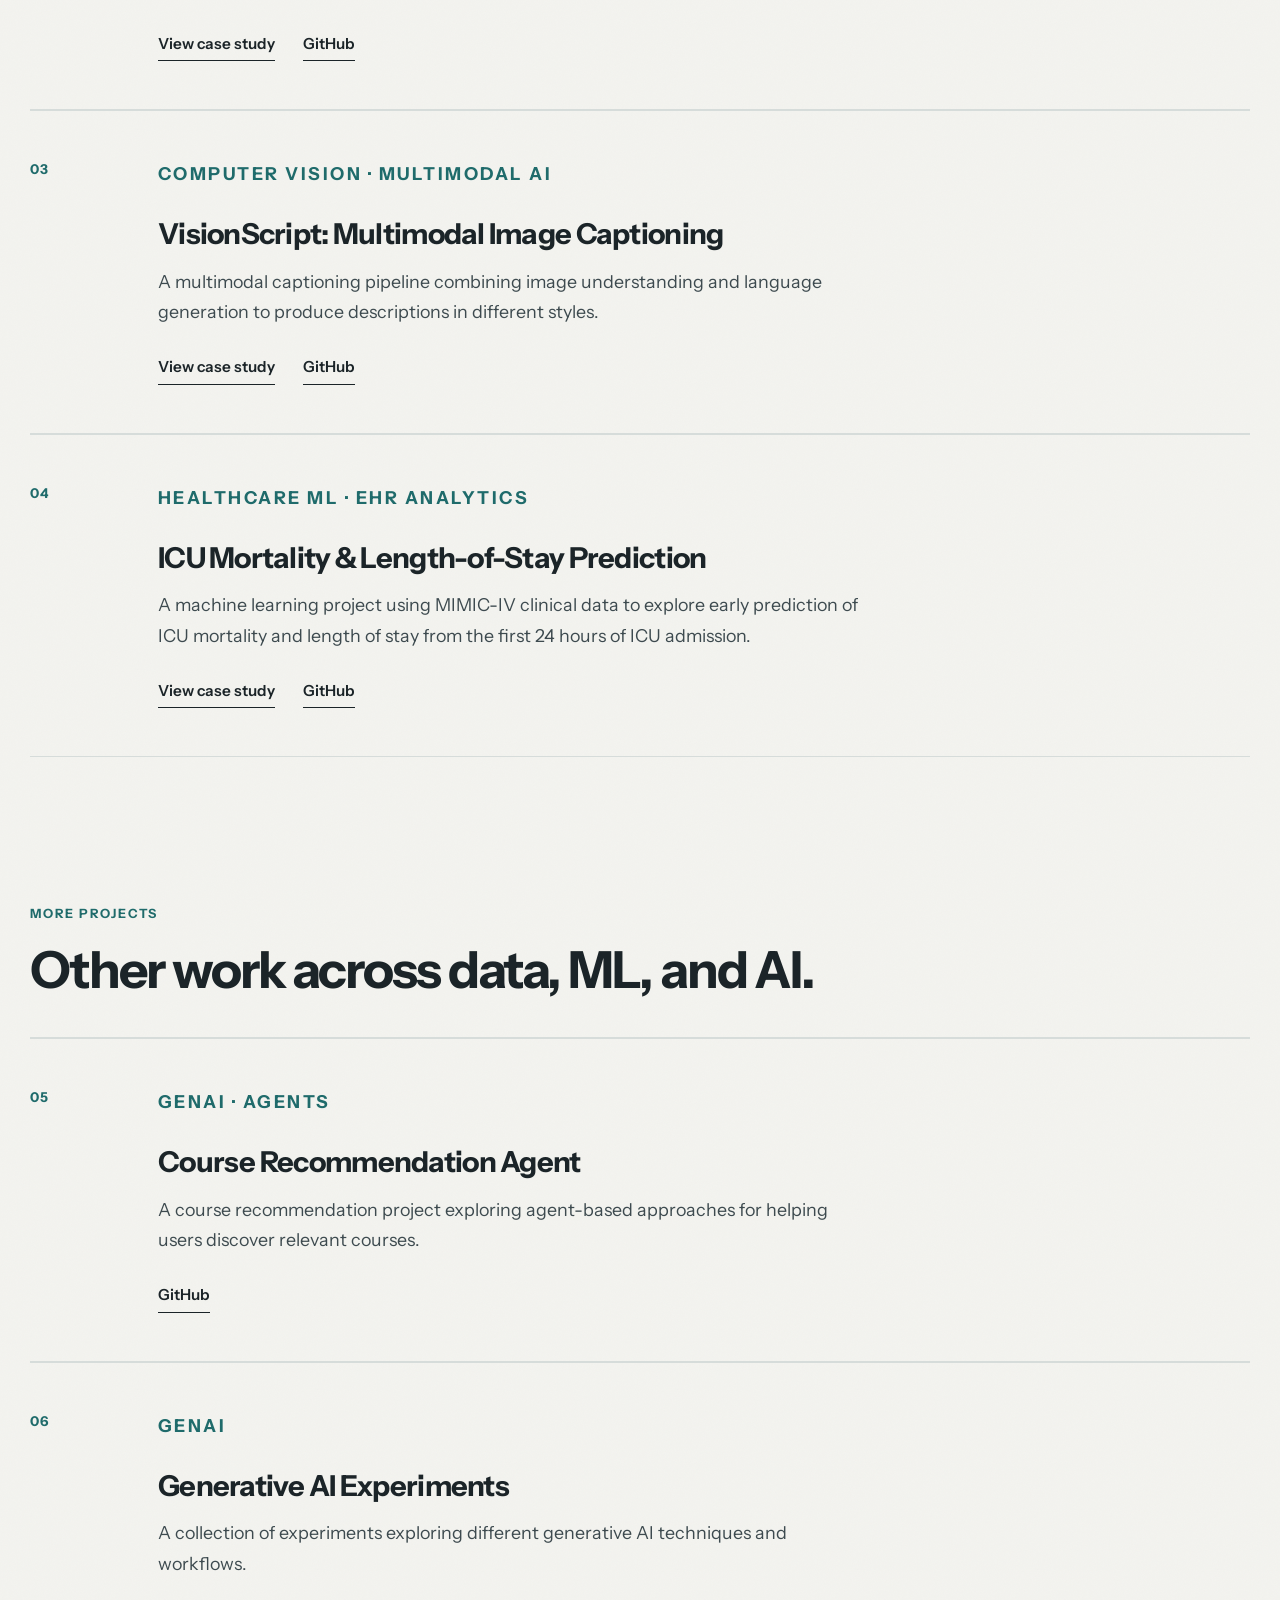
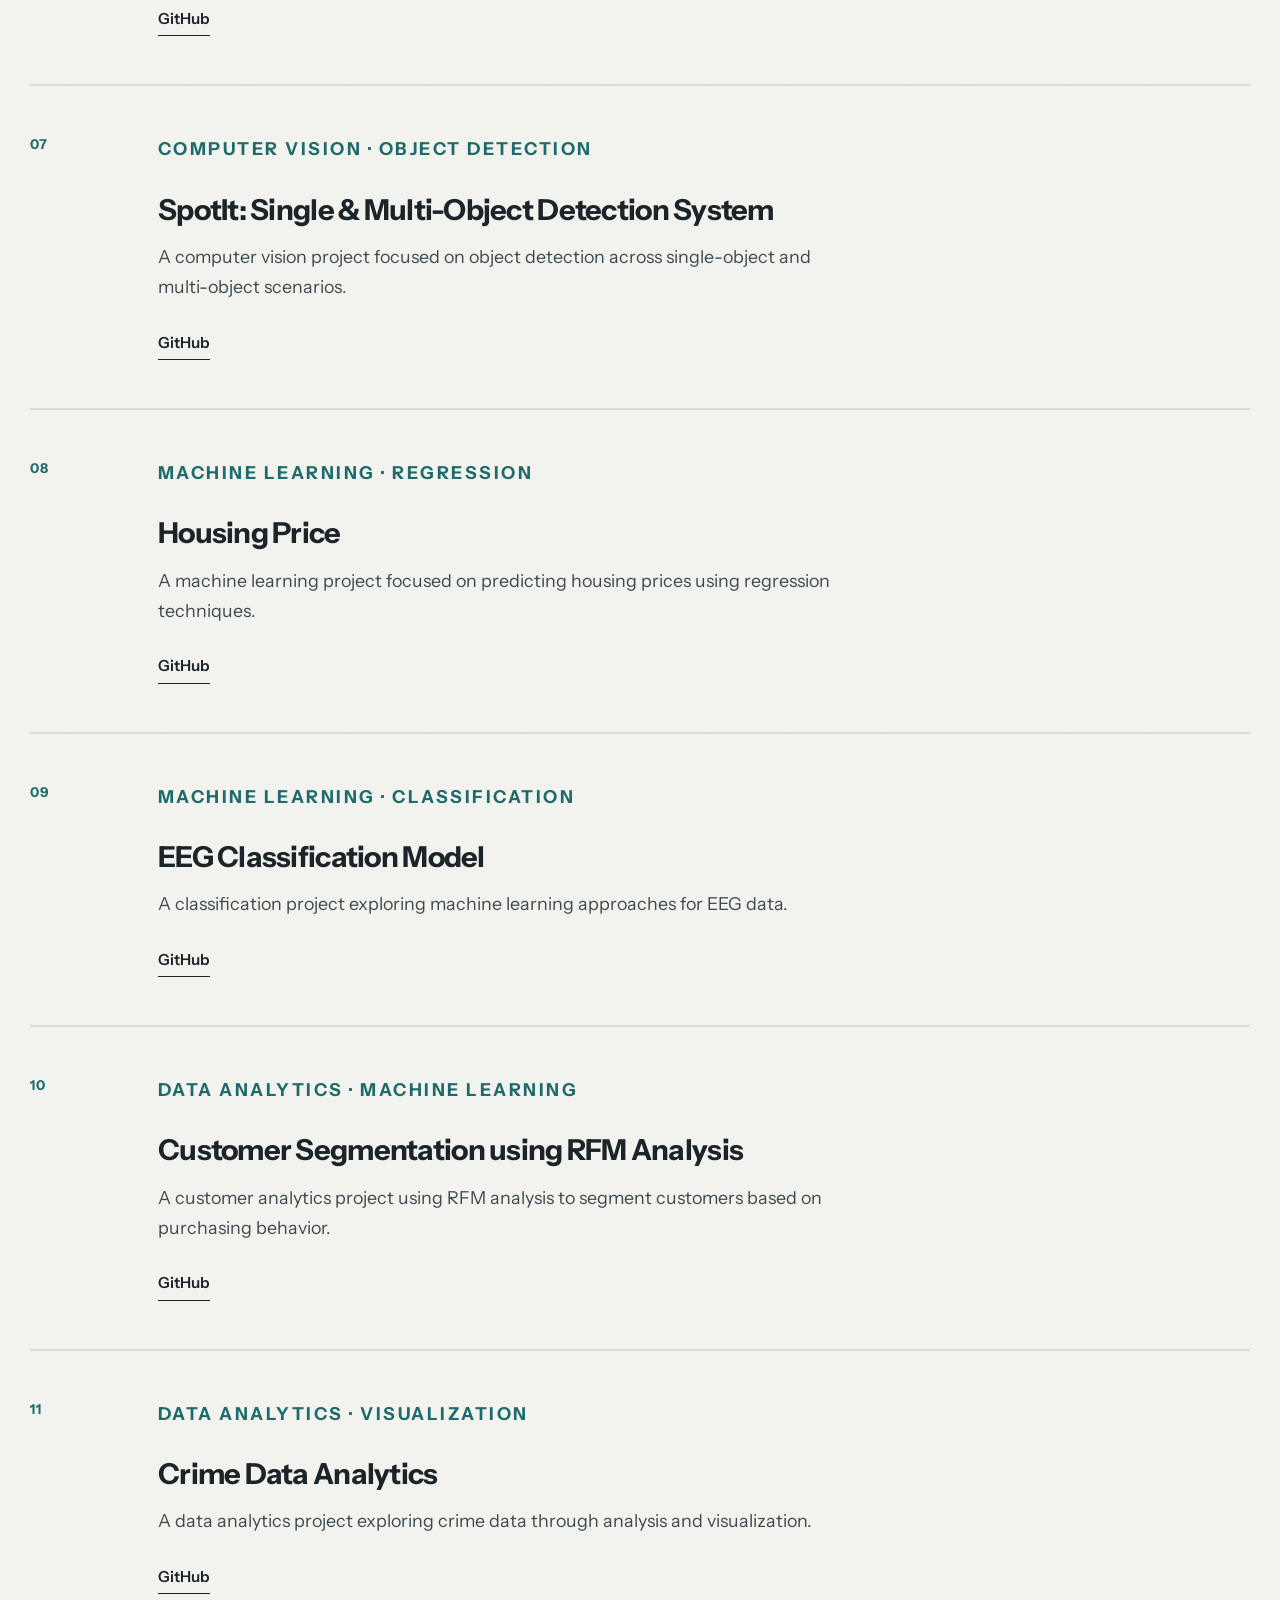
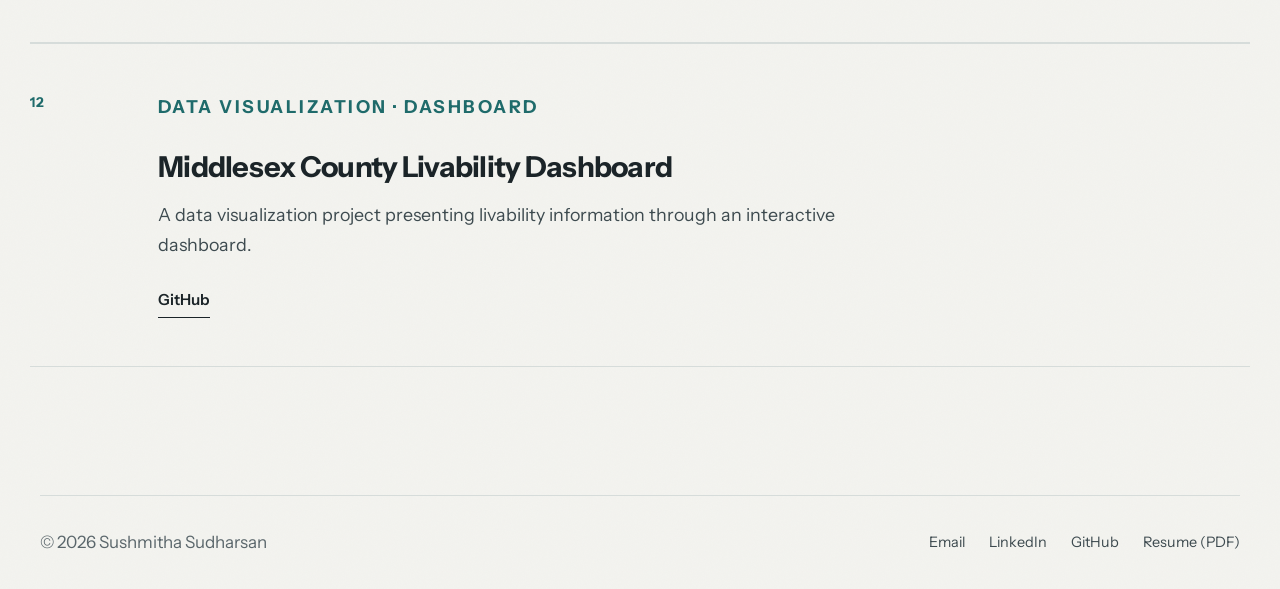
<file: projects/index.html>
<!doctype html>
<html lang="en">
  <head>
    <meta charset="UTF-8" />
    <meta name="referrer" content="strict-origin-when-cross-origin" />
    <meta name="viewport" content="width=device-width, initial-scale=1.0" />

    <title>Projects | Sushmitha Sudharsan</title>
    <meta name="description" content="Sushmitha Sudharsan, AI/ML engineer building end-to-end ML, GenAI and MLOps systems. MS in Data Analytics Engineering, Northeastern University." />
    <link rel="canonical" href="https://sushmithasudharsan.github.io/projects/" />
    <meta property="og:type" content="website" />
    <meta property="og:title" content="Projects | Sushmitha Sudharsan" />
    <meta property="og:description" content="Sushmitha Sudharsan, AI/ML engineer building end-to-end ML, GenAI and MLOps systems. MS in Data Analytics Engineering, Northeastern University." />
    <meta property="og:url" content="https://sushmithasudharsan.github.io/projects/" />
    <meta property="og:image" content="https://sushmithasudharsan.github.io/assets/og-card.png" />
    <meta name="twitter:card" content="summary_large_image" />
    <meta property="og:site_name" content="Sushmitha Sudharsan" />
    <link rel="icon" type="image/svg+xml" href="/assets/favicon.svg" />

    <link rel="stylesheet" href="/css/style.css" />
  </head>

  <body>
<header>
      <nav>
        <a href="/" class="logo">Sushmitha Sudharsan</a>

        <div class="nav-right">
          <ul class="nav-links" id="site-navigation">
            <li><a href="/about/">About</a></li>
            <li><a href="/projects/">Projects</a></li>
            <li><a href="/resume/">Resume</a></li>
            <li><a href="/contact/">Contact</a></li>
          </ul>

          <button class="theme-toggle" type="button" aria-label="Toggle theme">
            <svg class="icon-sun" viewBox="0 0 24 24" fill="none" stroke="currentColor" stroke-width="1.5" aria-hidden="true"><circle cx="12" cy="12" r="4"/><path d="M12 2v2M12 20v2M4.2 4.2l1.4 1.4M18.4 18.4l1.4 1.4M2 12h2M20 12h2M4.2 19.8l1.4-1.4M18.4 5.6l1.4-1.4"/></svg>
            <svg class="icon-moon" viewBox="0 0 24 24" fill="none" stroke="currentColor" stroke-width="1.5" aria-hidden="true"><path d="M21 12.8A9 9 0 1 1 11.2 3 7 7 0 0 0 21 12.8Z"/></svg>
          </button>

          <button class="nav-toggle" type="button" aria-label="Open navigation menu" aria-expanded="false" aria-controls="site-navigation">
            <span></span><span></span><span></span>
          </button>
        </div>
      </nav>
    </header>

    <main>

      <!-- ========================================
           PROJECTS HEADER
      ========================================= -->

      <section class="page-header">
        <p class="section-label">PROJECTS</p>

        <h1>
          Work I've built across ML, GenAI, and the systems around them.
        </h1>

        <p>
          A closer look at the projects I've worked on, from machine learning
          models and multimodal AI to end-to-end ML systems.
        </p>
      </section>


      <!-- ========================================
           PROJECTS INDEX
      ========================================= -->

      <section class="projects-index">

        <!-- ======================================
             FILTERS
        ======================================= -->

        <div class="project-filter">

          <div class="filter-group">
            <label for="project-category">Category</label>

            <select id="project-category">
              <option value="all">All Projects</option>
              <option value="machine-learning">Machine Learning</option>
              <option value="genai">GenAI</option>
              <option value="computer-vision">Computer Vision</option>
              <option value="mlops">MLOps</option>
              <option value="data-analytics">Data Analytics</option>
              <option value="data-visualization">Data Visualization</option>
            </select>
          </div>

        </div>


        <!-- ======================================
             FEATURED WORK
        ======================================= -->

        <section class="project-section">

          <div class="project-section-heading">
            <p class="section-label">FEATURED WORK</p>

            <h2>
              Projects that challenged me, taught me, and shaped how I approach
              AI and ML.
            </h2>
          </div>


          <div class="project-list">

            <!-- PROJECT 01 -->

            <article
              class="project-page-card project-featured"
              data-group="featured"
              data-category="machine-learning mlops"
            >

              <div class="project-number">01</div>

              <div class="project-page-content">

                <p class="project-type">
                  MLOps · Machine Learning
                </p>

                <h3>
                  Financial Stress Test Platform
                </h3>

                <p>
                  An end-to-end forecasting platform exploring how companies'
                  stocks could respond to historical crisis scenarios, with
                  automated pipelines, experiment tracking, deployment, and
                  monitoring.
                </p>

                <div class="project-links">

                  <a href="/projects/financial-stress-test/">
                    View case study
                  </a>

                  <a
                    href="https://github.com/SushmithaSudharsan/Mlops_Project_FinancialCrises"
                    target="_blank"
                    rel="noopener noreferrer"
                  >
                    GitHub
                  </a>

                </div>

              </div>

            </article>


            <!-- PROJECT 02 -->

            <article
              class="project-page-card project-featured"
              data-group="featured"
              data-category="genai"
            >

              <div class="project-number">02</div>

              <div class="project-page-content">

                <p class="project-type">
                  GenAI · RAG · Agents
                </p>

                <h3>
                  World Cup Analyst Chatbot
                </h3>

                <p>
                  A conversational AI system for answering World Cup statistics
                  questions using an agent-based architecture, retrieval, tools,
                  and an LLM.
                </p>

                <div class="project-links">

                  <a href="/projects/world-cup-chatbot/">
                    View case study
                  </a>

                  <a
                    href="https://github.com/SushmithaSudharsan/GenAI_Hackathon_Grp5"
                    target="_blank"
                    rel="noopener noreferrer"
                  >
                    GitHub
                  </a>

                </div>

              </div>

            </article>


            <!-- PROJECT 03 -->

            <article
              class="project-page-card project-featured"
              data-group="featured"
              data-category="computer-vision"
            >

              <div class="project-number">03</div>

              <div class="project-page-content">

                <p class="project-type">
                  Computer Vision · Multimodal AI
                </p>

                <h3>
                  VisionScript: Multimodal Image Captioning
                </h3>

                <p>
                  A multimodal captioning pipeline combining image understanding
                  and language generation to produce descriptions in different
                  styles.
                </p>

                <div class="project-links">

                  <a href="/projects/visionscript/">
                    View case study
                  </a>

                  <a
                    href="https://github.com/SushmithaSudharsan/VisionScript-ImageCaptioning-BLIP"
                    target="_blank"
                    rel="noopener noreferrer"
                  >
                    GitHub
                  </a>

                </div>

              </div>

            </article>

            <!-- PROJECT 04 -->

<article
  class="project-page-card project-featured"
  data-group="featured"
  data-category="machine-learning"
>

  <div class="project-number">04</div>

  <div class="project-page-content">

    <p class="project-type">
      Healthcare ML · EHR Analytics
    </p>

    <h3>
      ICU Mortality &amp; Length-of-Stay Prediction
    </h3>

    <p>
      A machine learning project using MIMIC-IV clinical data to explore
      early prediction of ICU mortality and length of stay from the first
      24 hours of ICU admission.
    </p>

    <div class="project-links">

      <a href="/projects/icu-prediction/">
        View case study
      </a>

      <a
        href="https://github.com/SushmithaSudharsan/icu-mortality-prediction-using-ehr-data"
        target="_blank"
        rel="noopener noreferrer"
      >
        GitHub
      </a>

    </div>

  </div>

</article>

          </div>

        </section>


        <!-- ======================================
             MORE PROJECTS
        ======================================= -->

        <section class="project-section more-projects-section" id="more-projects">

          <div class="project-section-heading">

            <p class="section-label">
              MORE PROJECTS
            </p>

            <h2>
              Other work across data, ML, and AI.
            </h2>

          </div>


          <div class="project-list">

            <!-- PROJECT 04 -->

            <article
              class="project-page-card"
              data-group="other"
              data-category="genai"
            >

              <div class="project-number">05</div>

              <div class="project-page-content">

                <p class="project-type">
                  GenAI · Agents
                </p>

                <h3>
                  Course Recommendation Agent
                </h3>

                <p>
                  A course recommendation project exploring agent-based
                  approaches for helping users discover relevant courses.
                </p>

                <div class="project-links">

                  <a
                    href="https://github.com/SushmithaSudharsan/course-recommendation-agent"
                    target="_blank"
                    rel="noopener noreferrer"
                  >
                    GitHub
                  </a>

                </div>

              </div>

            </article>


            <!-- PROJECT 05 -->

            <article
              class="project-page-card"
              data-group="other"
              data-category="genai"
            >

              <div class="project-number">06</div>

              <div class="project-page-content">

                <p class="project-type">
                  GenAI
                </p>

                <h3>
                  Generative AI Experiments
                </h3>

                <p>
                  A collection of experiments exploring different generative AI
                  techniques and workflows.
                </p>

                <div class="project-links">

                  <a
                    href="https://github.com/SushmithaSudharsan/Generative_AI_Experiments"
                    target="_blank"
                    rel="noopener noreferrer"
                  >
                    GitHub
                  </a>

                </div>

              </div>

            </article>


            <!-- PROJECT 06 -->

            <article
              class="project-page-card"
              data-group="other"
              data-category="computer-vision"
            >

              <div class="project-number">07</div>

              <div class="project-page-content">

                <p class="project-type">
                  Computer Vision · Object Detection
                </p>

                <h3>
                  SpotIt: Single &amp; Multi-Object Detection System
                </h3>

                <p>
                  A computer vision project focused on object detection across
                  single-object and multi-object scenarios.
                </p>

                <div class="project-links">

                  <a
                    href="https://github.com/SushmithaSudharsan/SpotIt-Single-and-Multi-Object-Detection-System"
                    target="_blank"
                    rel="noopener noreferrer"
                  >
                    GitHub
                  </a>

                </div>

              </div>

            </article>


            <!-- PROJECT 07 -->

            <article
              class="project-page-card"
              data-group="other"
              data-category="machine-learning"
            >

              <div class="project-number">08</div>

              <div class="project-page-content">

                <p class="project-type">
                  Machine Learning · Regression
                </p>

                <h3>
                  Housing Price
                </h3>

                <p>
                  A machine learning project focused on predicting housing
                  prices using regression techniques.
                </p>

                <div class="project-links">

                  <a
                    href="https://github.com/SushmithaSudharsan/Housing-Price"
                    target="_blank"
                    rel="noopener noreferrer"
                  >
                    GitHub
                  </a>

                </div>

              </div>

            </article>


            <!-- PROJECT 08 -->

            <article
              class="project-page-card"
              data-group="other"
              data-category="machine-learning"
            >

              <div class="project-number">09</div>

              <div class="project-page-content">

                <p class="project-type">
                  Machine Learning · Classification
                </p>

                <h3>
                  EEG Classification Model
                </h3>

                <p>
                  A classification project exploring machine learning approaches
                  for EEG data.
                </p>

                <div class="project-links">

                  <a
                    href="https://github.com/SushmithaSudharsan/EEG_Classification_Model"
                    target="_blank"
                    rel="noopener noreferrer"
                  >
                    GitHub
                  </a>

                </div>

              </div>

            </article>


            <!-- PROJECT 09 -->

            <article
              class="project-page-card"
              data-group="other"
              data-category="data-analytics machine-learning"
            >

              <div class="project-number">10</div>

              <div class="project-page-content">

                <p class="project-type">
                  Data Analytics · Machine Learning
                </p>

                <h3>
                  Customer Segmentation using RFM Analysis
                </h3>

                <p>
                  A customer analytics project using RFM analysis to segment
                  customers based on purchasing behavior.
                </p>

                <div class="project-links">

                  <a
                    href="https://github.com/SushmithaSudharsan/Customer_Segmentation_using_RFM_Analysis"
                    target="_blank"
                    rel="noopener noreferrer"
                  >
                    GitHub
                  </a>

                </div>

              </div>

            </article>


            <!-- PROJECT 10 -->

            <article
              class="project-page-card"
              data-group="other"
              data-category="data-analytics data-visualization"
            >

              <div class="project-number">11</div>

              <div class="project-page-content">

                <p class="project-type">
                  Data Analytics · Visualization
                </p>

                <h3>
                  Crime Data Analytics
                </h3>

                <p>
                  A data analytics project exploring crime data through analysis
                  and visualization.
                </p>

                <div class="project-links">

                  <a
                    href="https://github.com/SushmithaSudharsan/Crime_Data_Analytics"
                    target="_blank"
                    rel="noopener noreferrer"
                  >
                    GitHub
                  </a>

                </div>

              </div>

            </article>


            <!-- PROJECT 11 -->

            <article
              class="project-page-card"
              data-group="other"
              data-category="data-visualization"
            >

              <div class="project-number">12</div>

              <div class="project-page-content">

                <p class="project-type">
                  Data Visualization · Dashboard
                </p>

                <h3>
                  Middlesex County Livability Dashboard
                </h3>

                <p>
                  A data visualization project presenting livability information
                  through an interactive dashboard.
                </p>

                <div class="project-links">

                  <a
                    href="https://github.com/SushmithaSudharsan/Middlesex_County_Livability_Dashboard"
                    target="_blank"
                    rel="noopener noreferrer"
                  >
                    GitHub
                  </a>

                </div>

              </div>

            </article>

          </div>

        </section>

      </section>

    </main>


    <footer>
      <div class="footer-content">
        <p>&copy; 2026 Sushmitha Sudharsan</p>

        <div class="footer-links">
          <a href="/contact/" data-email-link>Email</a>
          <a href="https://www.linkedin.com/in/sushmitha-sudharsan-2101/" target="_blank" rel="noopener noreferrer">LinkedIn</a>
          <a href="https://github.com/SushmithaSudharsan" target="_blank" rel="noopener noreferrer">GitHub</a>
          <a href="/assets/Sushmitha_AIML_Resume.pdf" target="_blank" rel="noopener noreferrer">Resume (PDF)</a>
        </div>
      </div>
    </footer>


    <script src="/js/script.js"></script>
  </body>
</html>
</file>
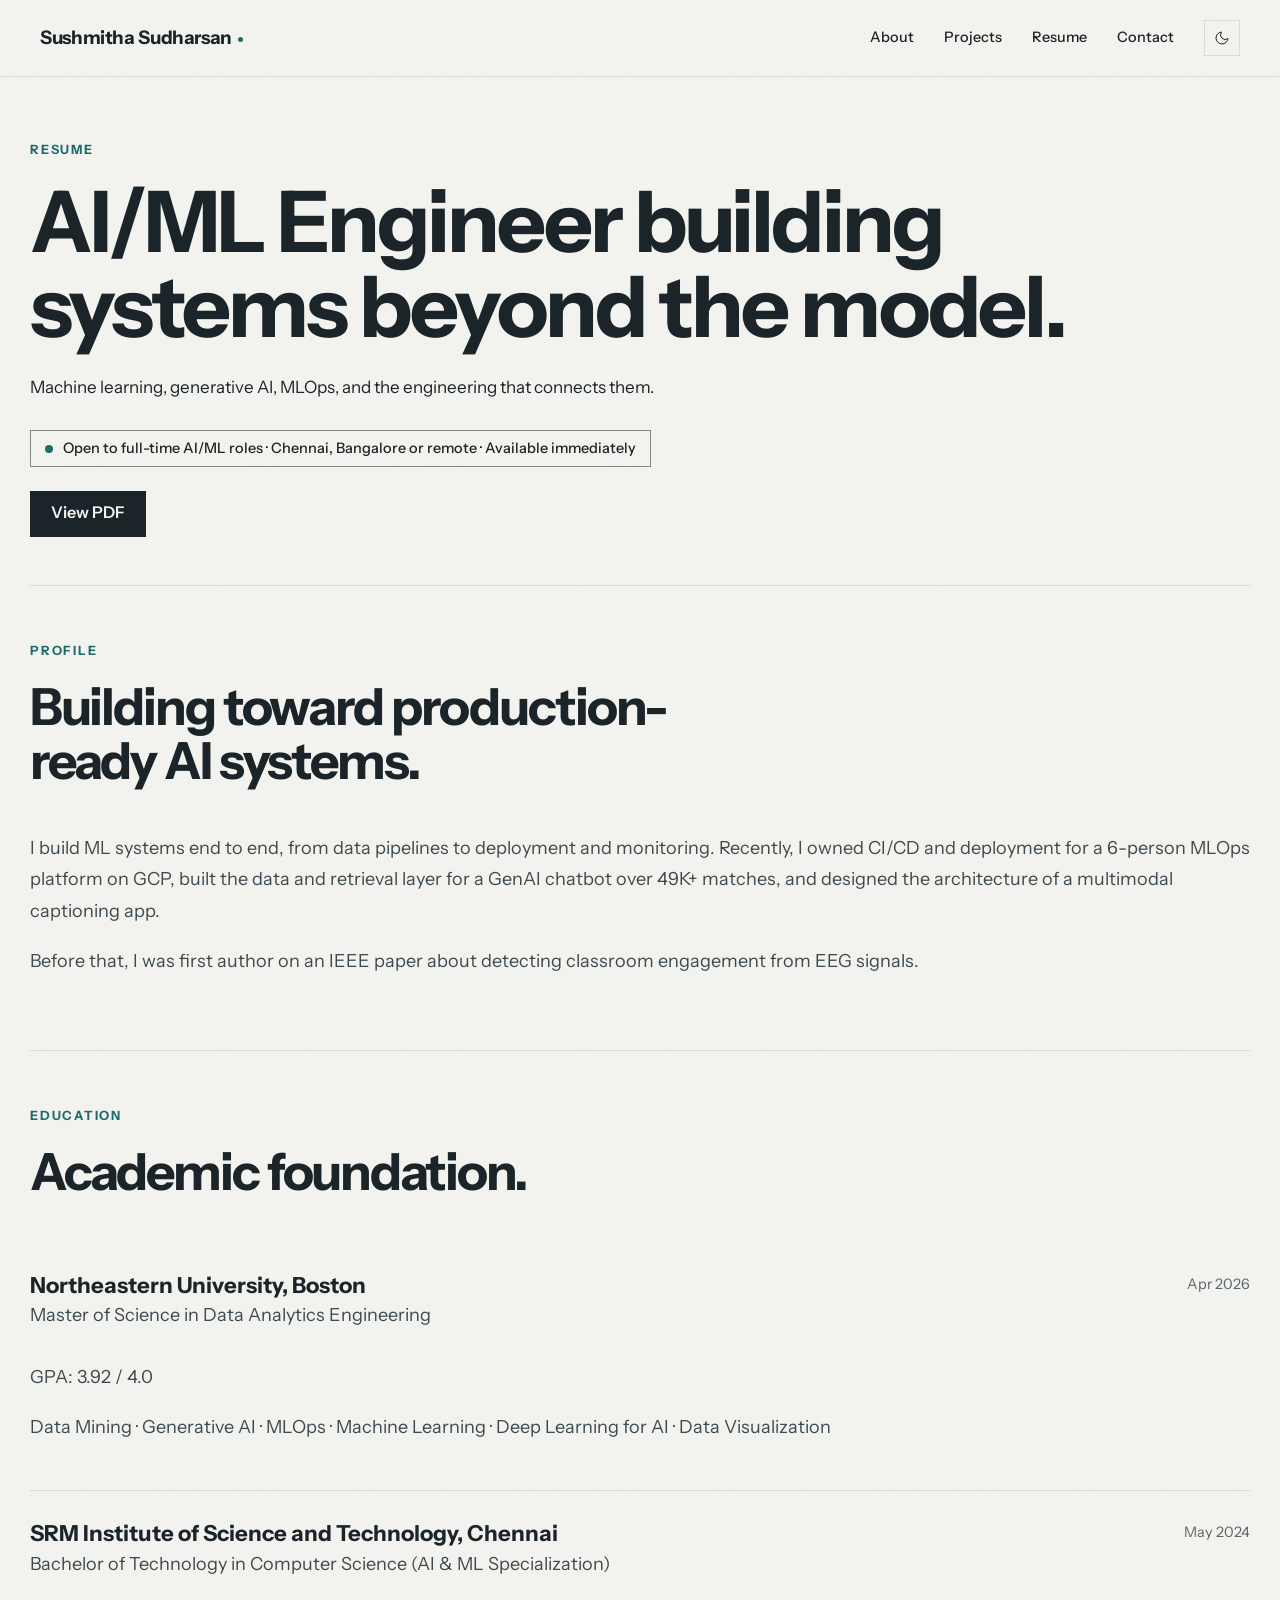
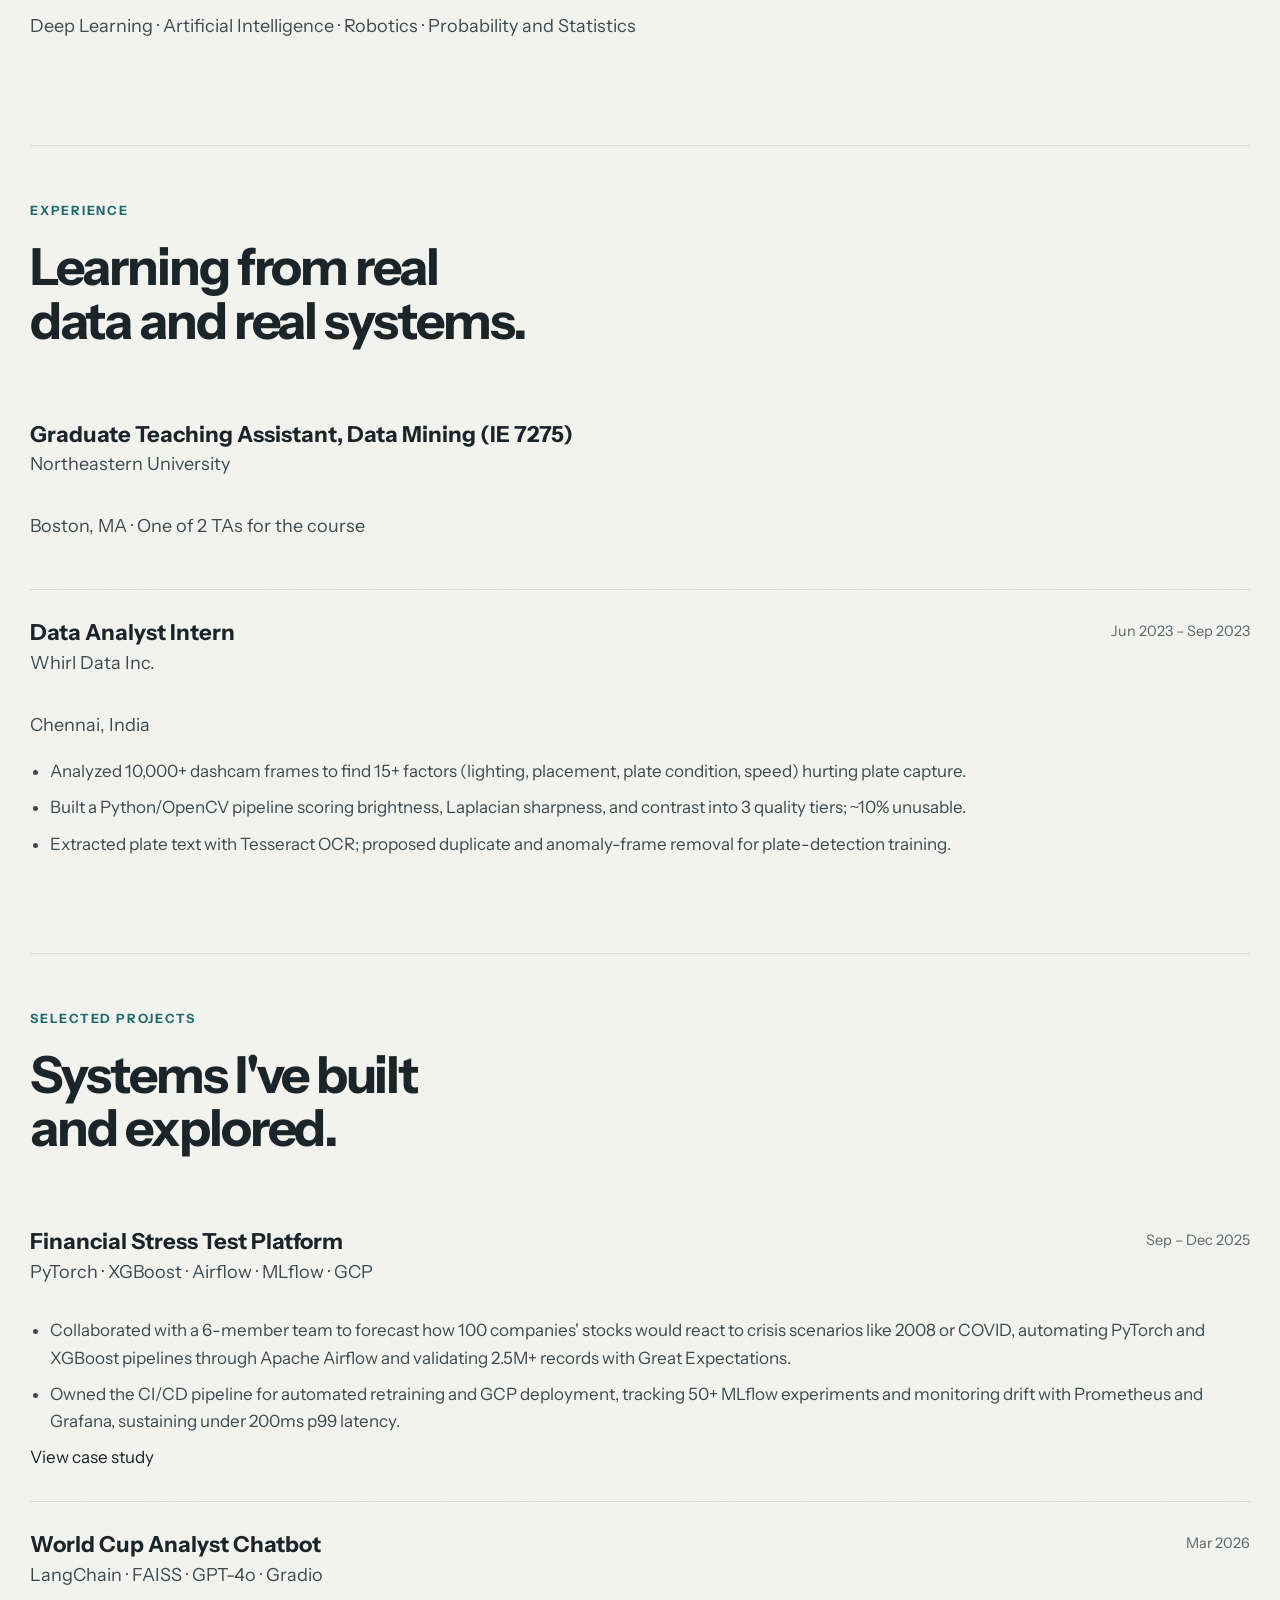
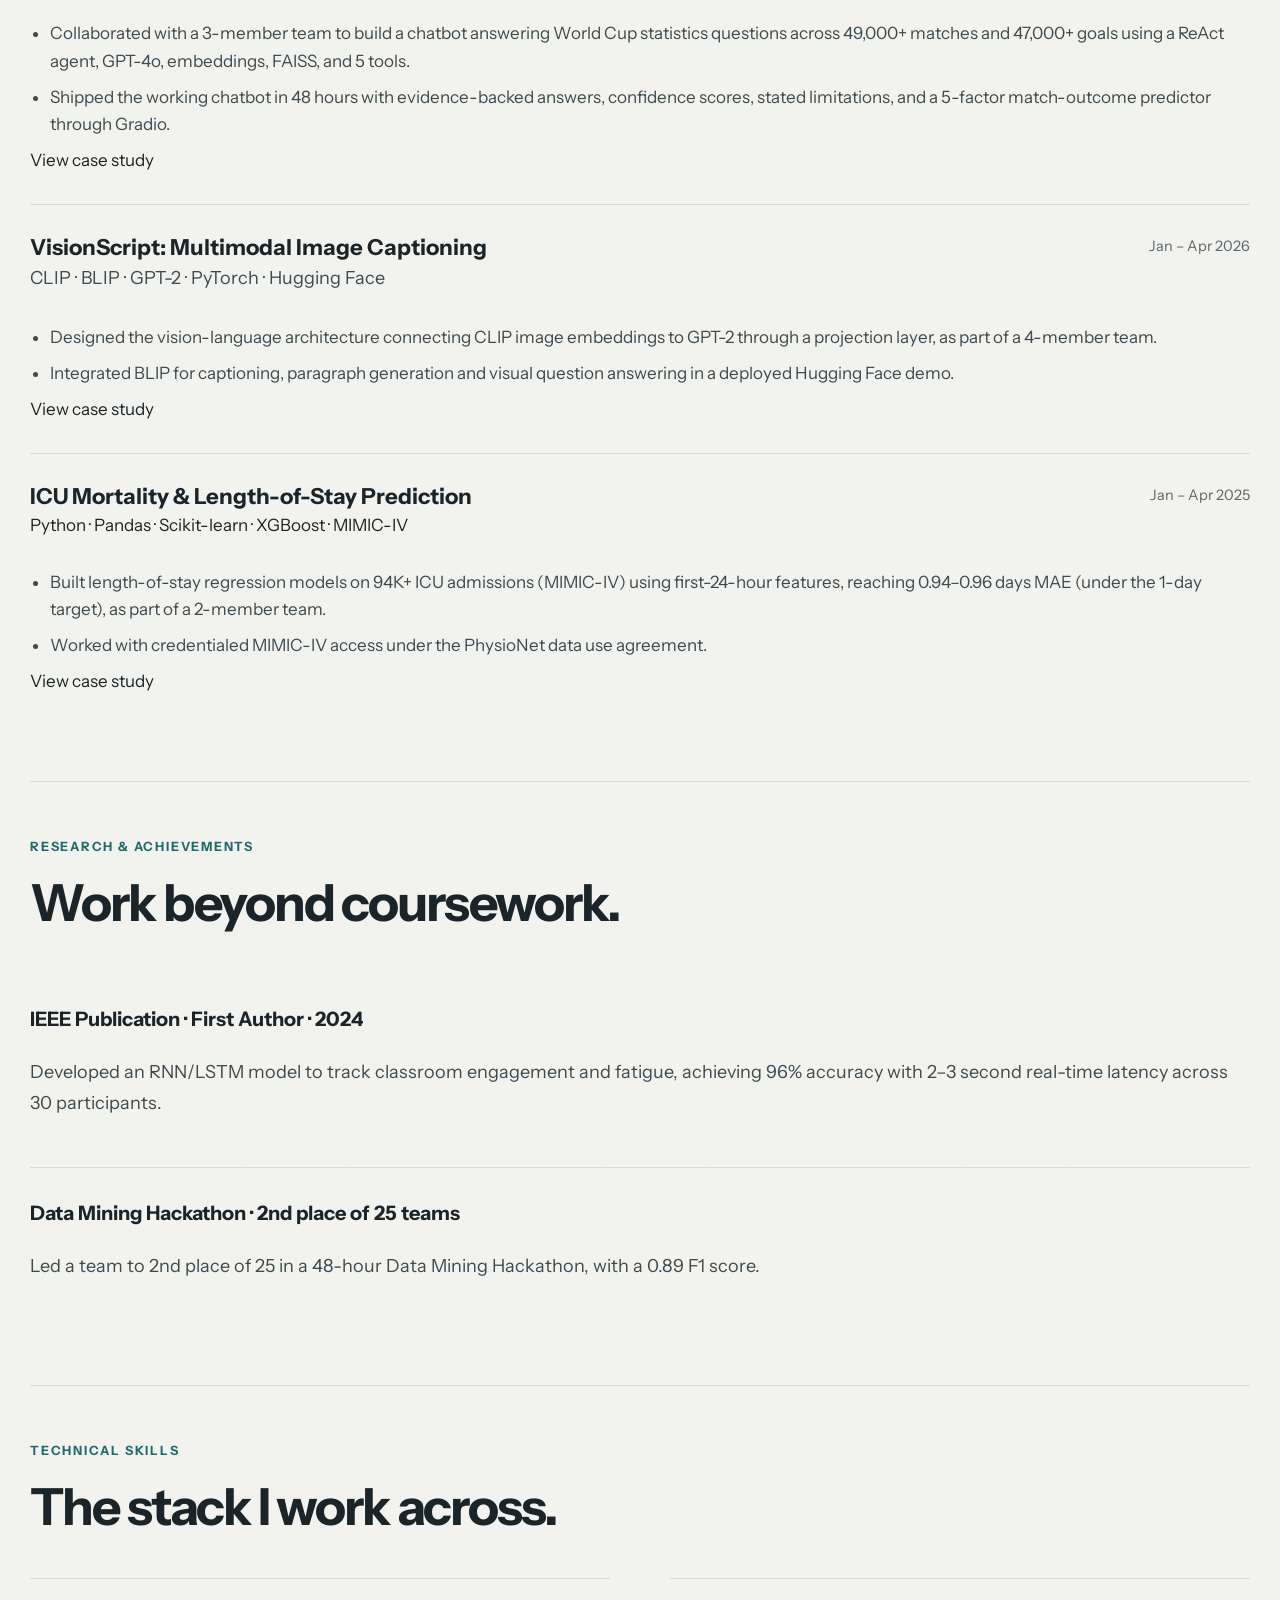
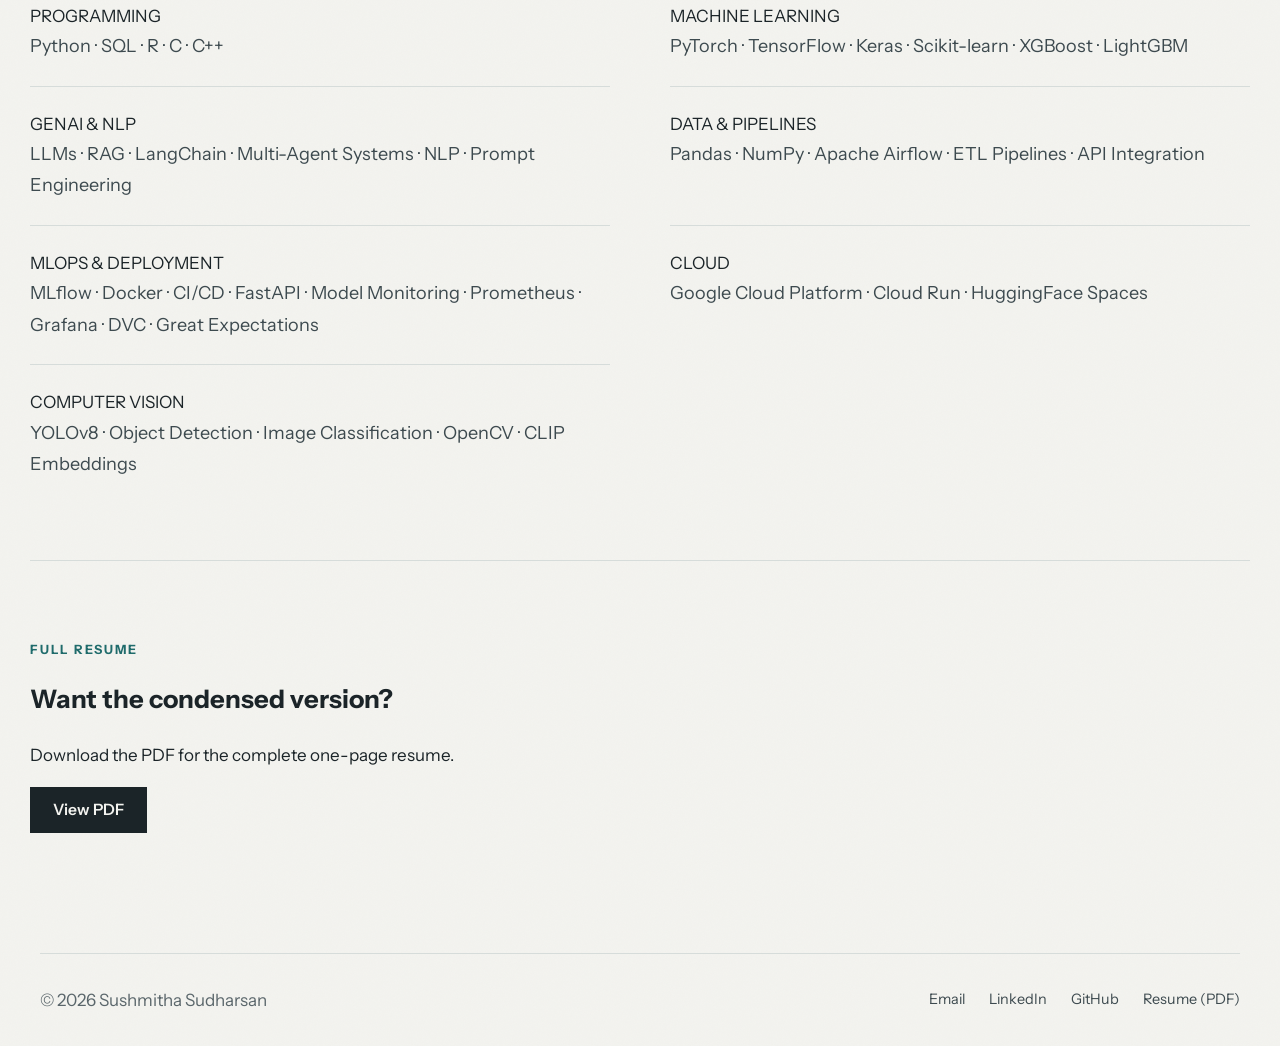
<file: resume/index.html>
<!doctype html>
<html lang="en">
  <head>
    <meta charset="UTF-8" />
    <meta name="referrer" content="strict-origin-when-cross-origin" />
    <meta name="viewport" content="width=device-width, initial-scale=1.0" />

    <title>Resume | Sushmitha Sudharsan</title>
    <meta name="description" content="Resume of Sushmitha, an AI/ML Engineer specializing in machine learning, generative AI, MLOps, and applied AI systems." />
    <link rel="canonical" href="https://sushmithasudharsan.github.io/resume/" />
    <meta property="og:type" content="website" />
    <meta property="og:title" content="Resume | Sushmitha Sudharsan" />
    <meta property="og:description" content="Resume of Sushmitha, an AI/ML Engineer specializing in machine learning, generative AI, MLOps, and applied AI systems." />
    <meta property="og:url" content="https://sushmithasudharsan.github.io/resume/" />
    <meta property="og:image" content="https://sushmithasudharsan.github.io/assets/og-card.png" />
    <meta name="twitter:card" content="summary_large_image" />
    <meta property="og:site_name" content="Sushmitha Sudharsan" />
    <link rel="icon" type="image/svg+xml" href="/assets/favicon.svg" />

    

    <link rel="stylesheet" href="/css/style.css" />
  </head>

  <body>
    <header>
      <nav>
        <a href="/" class="logo">Sushmitha Sudharsan</a>

        <div class="nav-right">
          <ul class="nav-links" id="site-navigation">
            <li><a href="/about/">About</a></li>
            <li><a href="/projects/">Projects</a></li>
            <li><a href="/resume/">Resume</a></li>
            <li><a href="/contact/">Contact</a></li>
          </ul>

          <button class="theme-toggle" type="button" aria-label="Toggle theme">
            <svg class="icon-sun" viewBox="0 0 24 24" fill="none" stroke="currentColor" stroke-width="1.5" aria-hidden="true"><circle cx="12" cy="12" r="4"/><path d="M12 2v2M12 20v2M4.2 4.2l1.4 1.4M18.4 18.4l1.4 1.4M2 12h2M20 12h2M4.2 19.8l1.4-1.4M18.4 5.6l1.4-1.4"/></svg>
            <svg class="icon-moon" viewBox="0 0 24 24" fill="none" stroke="currentColor" stroke-width="1.5" aria-hidden="true"><path d="M21 12.8A9 9 0 1 1 11.2 3 7 7 0 0 0 21 12.8Z"/></svg>
          </button>

          <button class="nav-toggle" type="button" aria-label="Open navigation menu" aria-expanded="false" aria-controls="site-navigation">
            <span></span><span></span><span></span>
          </button>
        </div>
      </nav>
    </header>

    <main>
      <!-- PAGE HEADER -->

      <section class="page-header">
        <p class="section-label">RESUME</p>

        <h1>AI/ML Engineer building systems beyond the model.</h1>

        <p class="page-header-intro">
          Machine learning, generative AI, MLOps, and the engineering that
          connects them.
        </p>

        <p class="availability">
          <span class="availability-dot" aria-hidden="true"></span>
          Open to full-time AI/ML roles &middot; Chennai, Bangalore or remote &middot; Available immediately
        </p>

        <div class="hero-actions">
          <a href="/assets/Sushmitha_AIML_Resume.pdf"
   target="_blank"
   rel="noopener noreferrer"
   class="button button-primary">
    View PDF
</a>
        </div>
      </section>

      <!-- SUMMARY -->

      <section class="resume-section">
        <div class="resume-section-heading">
          <p class="section-label">PROFILE</p>

          <h2>Building toward production-ready AI systems.</h2>
        </div>

        <div class="resume-section-content">
          <p>
            I build ML systems end to end, from data pipelines to deployment
            and monitoring. Recently, I owned CI/CD and deployment for a
            6-person MLOps platform on GCP, built the data and retrieval layer
            for a GenAI chatbot over 49K+ matches, and designed the
            architecture of a multimodal captioning app.
          </p>
          <p>
            Before that, I was first author on an IEEE paper about detecting
            classroom engagement from EEG signals.
          </p>
        </div>
      </section>

      <!-- EDUCATION -->

      <section class="resume-section">
        <div class="resume-section-heading">
          <p class="section-label">EDUCATION</p>

          <h2>Academic foundation.</h2>
        </div>

        <div class="resume-section-content">
          <div class="resume-entry">
            <div class="resume-entry-header">
              <div>
                <h3>Northeastern University, Boston</h3>

                <p>Master of Science in Data Analytics Engineering</p>
              </div>

              <span>Apr 2026</span>
            </div>

            <p class="resume-detail">GPA: 3.92 / 4.0</p>

            <p class="resume-detail">
              Data Mining · Generative AI · MLOps · Machine Learning · Deep
              Learning for AI · Data Visualization
            </p>
          </div>

          <div class="resume-entry">
            <div class="resume-entry-header">
              <div>
                <h3>SRM Institute of Science and Technology, Chennai</h3>

                <p>
                  Bachelor of Technology in Computer Science (AI &amp; ML
                  Specialization)
                </p>
              </div>

              <span>May 2024</span>
            </div>

            <p class="resume-detail">
              Deep Learning · Artificial Intelligence · Robotics · Probability
              and Statistics
            </p>
          </div>
        </div>
      </section>

      <!-- EXPERIENCE -->

<section class="resume-section">
    <div class="resume-section-heading">
        <p class="section-label">EXPERIENCE</p>

        <h2>Learning from real data and real systems.</h2>
    </div>

    <div class="resume-section-content">

        <div class="resume-entry">
            <div class="resume-entry-header">
              <div>
                <h3>Graduate Teaching Assistant, Data Mining (IE 7275)</h3>
                <p>Northeastern University</p>
              </div>
            </div>

            <p class="resume-detail">Boston, MA &middot; One of 2 TAs for the course</p>
          </div>

          <div class="resume-entry">

            <div class="resume-entry-header">

                <div>
                    <h3>Data Analyst Intern</h3>
                    <p>Whirl Data Inc.</p>
                </div>

                <span>Jun 2023 – Sep 2023</span>

            </div>

            <p class="resume-detail">
                Chennai, India
            </p>

            <ul class="resume-list">

                <li>
                    Analyzed 10,000+ dashcam frames to find 15+ factors
                    (lighting, placement, plate condition, speed) hurting
                    plate capture.
                </li>

                <li>
                    Built a Python/OpenCV pipeline scoring brightness,
                    Laplacian sharpness, and contrast into 3 quality tiers;
                    ~10% unusable.
                </li>

                <li>
                    Extracted plate text with Tesseract OCR; proposed
                    duplicate and anomaly-frame removal for
                    plate-detection training.
                </li>

            </ul>

        </div>

    </div>
</section>

      <!-- PROJECTS -->

      <section class="resume-section">
        <div class="resume-section-heading">
          <p class="section-label">SELECTED PROJECTS</p>

          <h2>Systems I've built and explored.</h2>
        </div>

        <div class="resume-section-content">
          <!-- PROJECT 1 -->

          <div class="resume-entry">
            <div class="resume-entry-header">
              <div>
                <h3>Financial Stress Test Platform</h3>

                <p>PyTorch · XGBoost · Airflow · MLflow · GCP</p>
              </div>

              <span>Sep – Dec 2025</span>
            </div>

            <ul class="resume-list">
              <li>
                Collaborated with a 6-member team to forecast how 100 companies'
                stocks would react to crisis scenarios like 2008 or COVID,
                automating PyTorch and XGBoost pipelines through Apache Airflow
                and validating 2.5M+ records with Great Expectations.
              </li>

              <li>
                Owned the CI/CD pipeline for automated retraining and GCP
                deployment, tracking 50+ MLflow experiments and monitoring drift
                with Prometheus and Grafana, sustaining under 200ms p99 latency.
              </li>
            </ul>

            <a href="/projects/financial-stress-test/" class="text-link">
              View case study
            </a>
          </div>

          <!-- PROJECT 2 -->

          <div class="resume-entry">
            <div class="resume-entry-header">
              <div>
                <h3>World Cup Analyst Chatbot</h3>

                <p>LangChain · FAISS · GPT-4o · Gradio</p>
              </div>

              <span>Mar 2026</span>
            </div>

            <ul class="resume-list">
              <li>
                Collaborated with a 3-member team to build a chatbot answering
                World Cup statistics questions across 49,000+ matches and
                47,000+ goals using a ReAct agent, GPT-4o, embeddings, FAISS,
                and 5 tools.
              </li>

              <li>
                Shipped the working chatbot in 48 hours with evidence-backed
                answers, confidence scores, stated limitations, and a 5-factor
                match-outcome predictor through Gradio.
              </li>
            </ul>

            <a href="/projects/world-cup-chatbot/" class="text-link">
              View case study
            </a>
          </div>

          <!-- PROJECT 3 -->

          <div class="resume-entry">
            <div class="resume-entry-header">
              <div>
                <h3>VisionScript: Multimodal Image Captioning</h3>

                <p>CLIP · BLIP · GPT-2 · PyTorch · Hugging Face</p>
              </div>

              <span>Jan – Apr 2026</span>
            </div>

            <ul class="resume-list">
              <li>
                Designed the vision-language architecture connecting CLIP
                image embeddings to GPT-2 through a projection layer, as part
                of a 4-member team.
              </li>
              <li>
                Integrated BLIP for captioning, paragraph generation and visual
                question answering in a deployed Hugging Face demo.
              </li>
            </ul>

            <a href="/projects/visionscript/" class="text-link">
              View case study
            </a>
          </div>
        </div>

        <!-- PROJECT 4 -->

<div class="resume-entry">

    <div class="resume-entry-header">

        <div>
            <h3>ICU Mortality &amp; Length-of-Stay Prediction</h3>
            <p>Python · Pandas · Scikit-learn · XGBoost · MIMIC-IV</p>
        </div>

        <span>Jan – Apr 2025</span>

    </div>

    <ul class="resume-list">

        <li>
            Built length-of-stay regression models on 94K+ ICU admissions
            (MIMIC-IV) using first-24-hour features, reaching 0.94&ndash;0.96 days MAE (under the 1-day target),
            as part of a 2-member team.
        </li>
        <li>
            Worked with credentialed MIMIC-IV access under the PhysioNet data
            use agreement.
        </li>

    </ul>

    <a href="/projects/icu-prediction/" class="text-link">
        View case study
    </a>

</div>

      </section>


      <!-- RESEARCH & ACHIEVEMENTS -->

      <section class="resume-section">
        <div class="resume-section-heading">
          <p class="section-label">RESEARCH &amp; ACHIEVEMENTS</p>

          <h2>Work beyond coursework.</h2>
        </div>

        <div class="resume-section-content">
          <div class="resume-entry">
            <h3>IEEE Publication · First Author · 2024</h3>

            <p>
              Developed an RNN/LSTM model to track classroom engagement and
              fatigue, achieving 96% accuracy with 2–3 second real-time latency
              across 30 participants.
            </p>
          </div>

          <div class="resume-entry">
            <h3>Data Mining Hackathon · 2nd place of 25 teams</h3>
            <p>
              Led a team to 2nd place of 25 in a 48-hour Data Mining Hackathon,
              with a 0.89 F1 score.
            </p>
          </div>
        </div>
      </section>

      <!-- SKILLS -->

      <section class="resume-section">
        <div class="resume-section-heading">
          <p class="section-label">TECHNICAL SKILLS</p>

          <h2>The stack I work across.</h2>
        </div>

        <div class="resume-section-content">
          <div class="resume-skills">
            <div class="resume-skill-group">
              <span>PROGRAMMING</span>
              <p>Python · SQL · R · C · C++</p>
            </div>

            <div class="resume-skill-group">
              <span>MACHINE LEARNING</span>
              <p>
                PyTorch · TensorFlow · Keras · Scikit-learn · XGBoost · LightGBM
              </p>
            </div>

            <div class="resume-skill-group">
              <span>GENAI &amp; NLP</span>
              <p>
                LLMs · RAG · LangChain · Multi-Agent Systems · NLP · Prompt
                Engineering
              </p>
            </div>

            <div class="resume-skill-group">
              <span>DATA &amp; PIPELINES</span>
              <p>
                Pandas · NumPy · Apache Airflow · ETL Pipelines · API
                Integration
              </p>
            </div>

            <div class="resume-skill-group">
              <span>MLOPS &amp; DEPLOYMENT</span>
              <p>
                MLflow · Docker · CI/CD · FastAPI · Model Monitoring ·
                Prometheus · Grafana · DVC · Great Expectations
              </p>
            </div>

            <div class="resume-skill-group">
              <span>CLOUD</span>
              <p>Google Cloud Platform · Cloud Run · HuggingFace Spaces</p>
            </div>

            <div class="resume-skill-group">
              <span>COMPUTER VISION</span>
              <p>
                YOLOv8 · Object Detection · Image Classification · OpenCV · CLIP
                Embeddings
              </p>
            </div>
          </div>
        </div>
      </section>

      <!-- DOWNLOAD -->

      <section class="resume-cta">
        <p class="section-label">FULL RESUME</p>

        <h2>Want the condensed version?</h2>

        <p>Download the PDF for the complete one-page resume.</p>

        <a
          href="/assets/Sushmitha_AIML_Resume.pdf"
          class="button button-primary"
          target="_blank"
          rel="noopener noreferrer"
        >
          View PDF
        </a>
      </section>
    </main>

    <footer>
      <div class="footer-content">
        <p>&copy; 2026 Sushmitha Sudharsan</p>

        <div class="footer-links">
          <a href="/contact/" data-email-link>Email</a>
          <a href="https://www.linkedin.com/in/sushmitha-sudharsan-2101/" target="_blank" rel="noopener noreferrer">LinkedIn</a>
          <a href="https://github.com/SushmithaSudharsan" target="_blank" rel="noopener noreferrer">GitHub</a>
          <a href="/assets/Sushmitha_AIML_Resume.pdf" target="_blank" rel="noopener noreferrer">Resume (PDF)</a>
        </div>
      </div>
    </footer>

    <script src="/js/script.js"></script>
  </body>
</html>
</file>
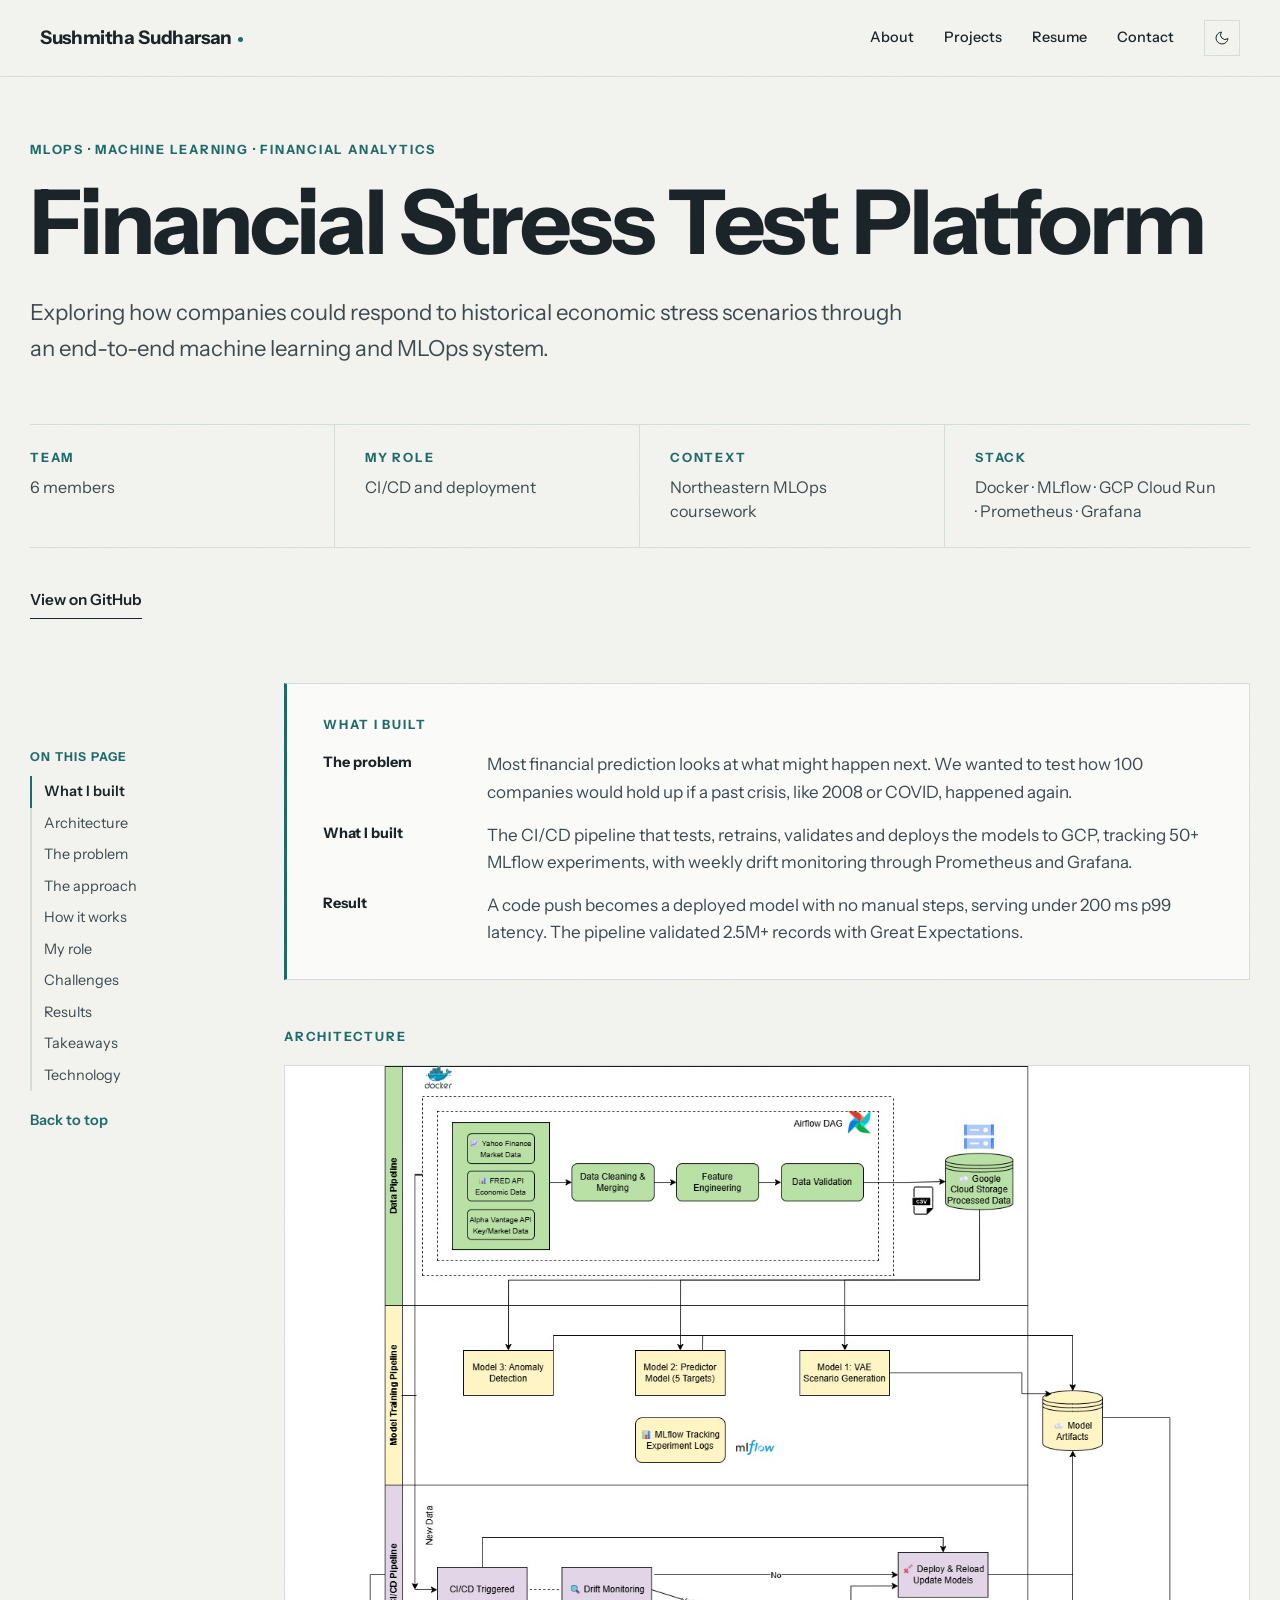
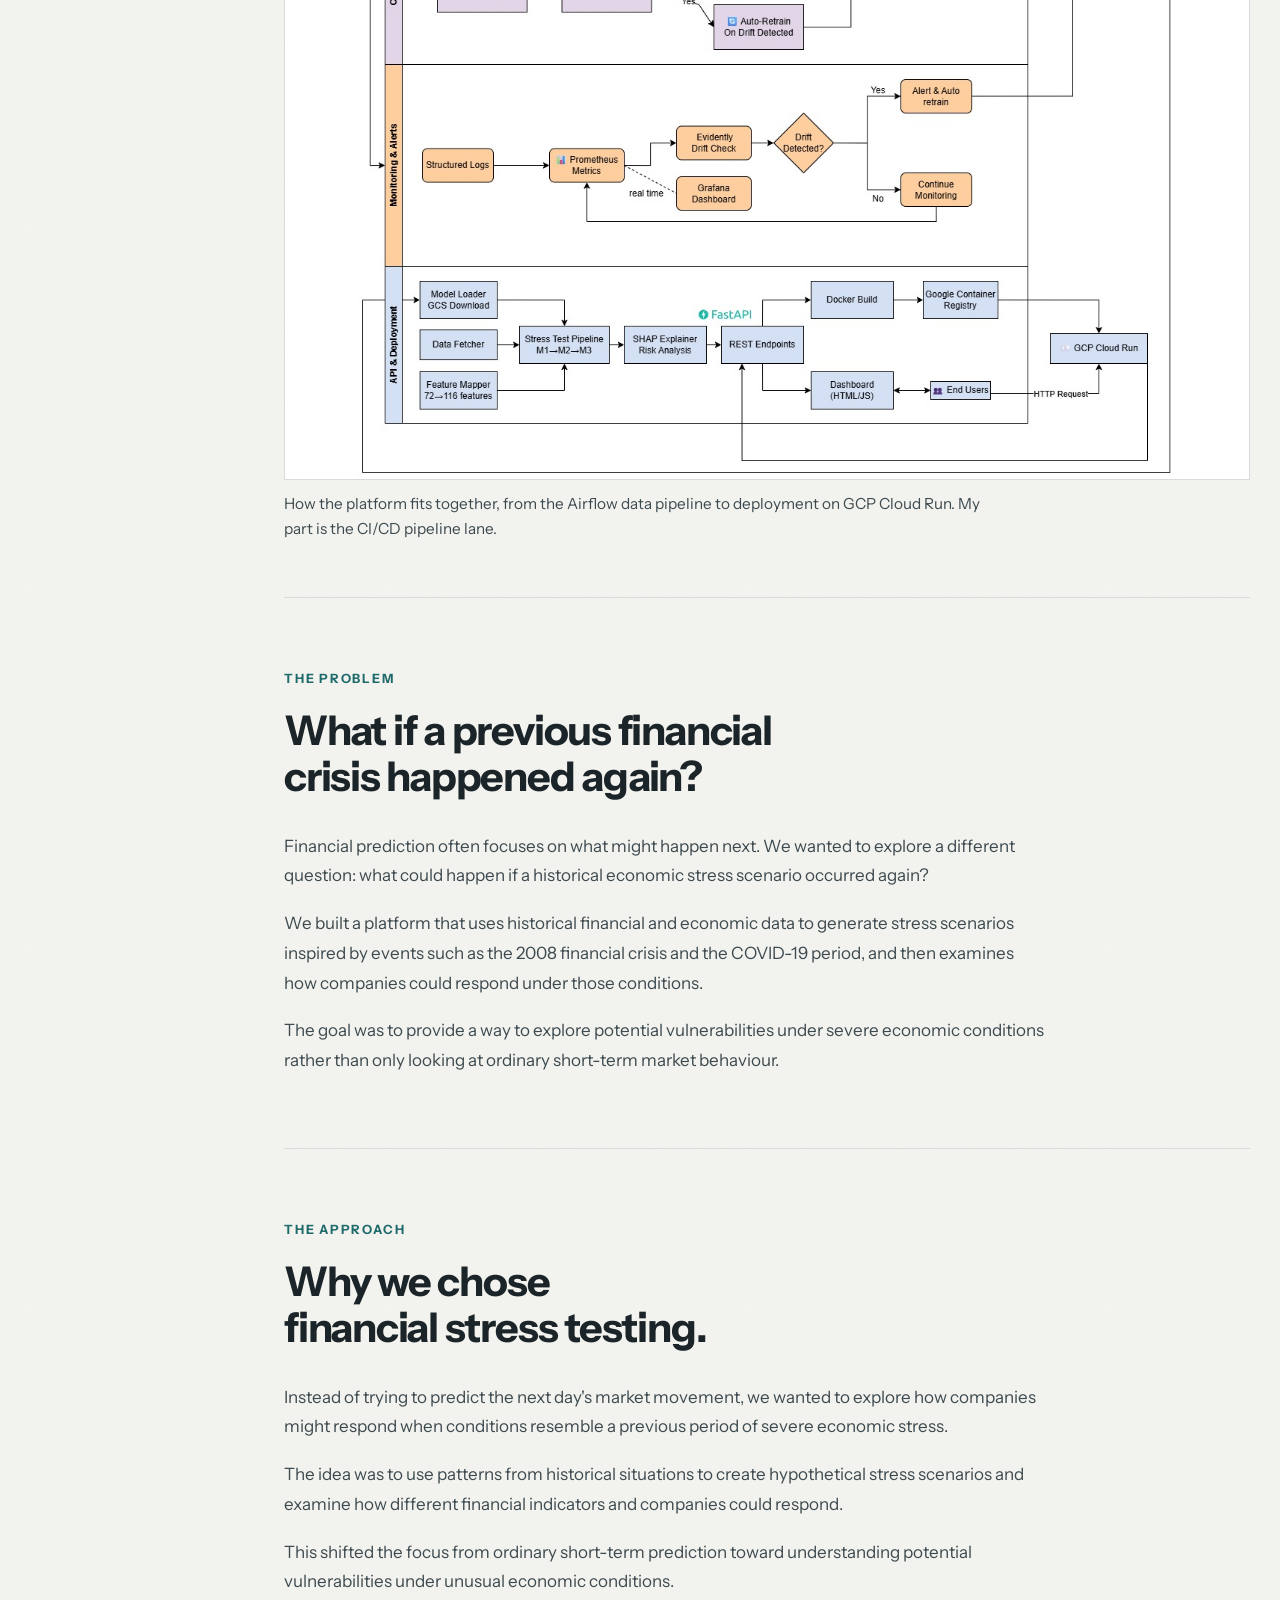
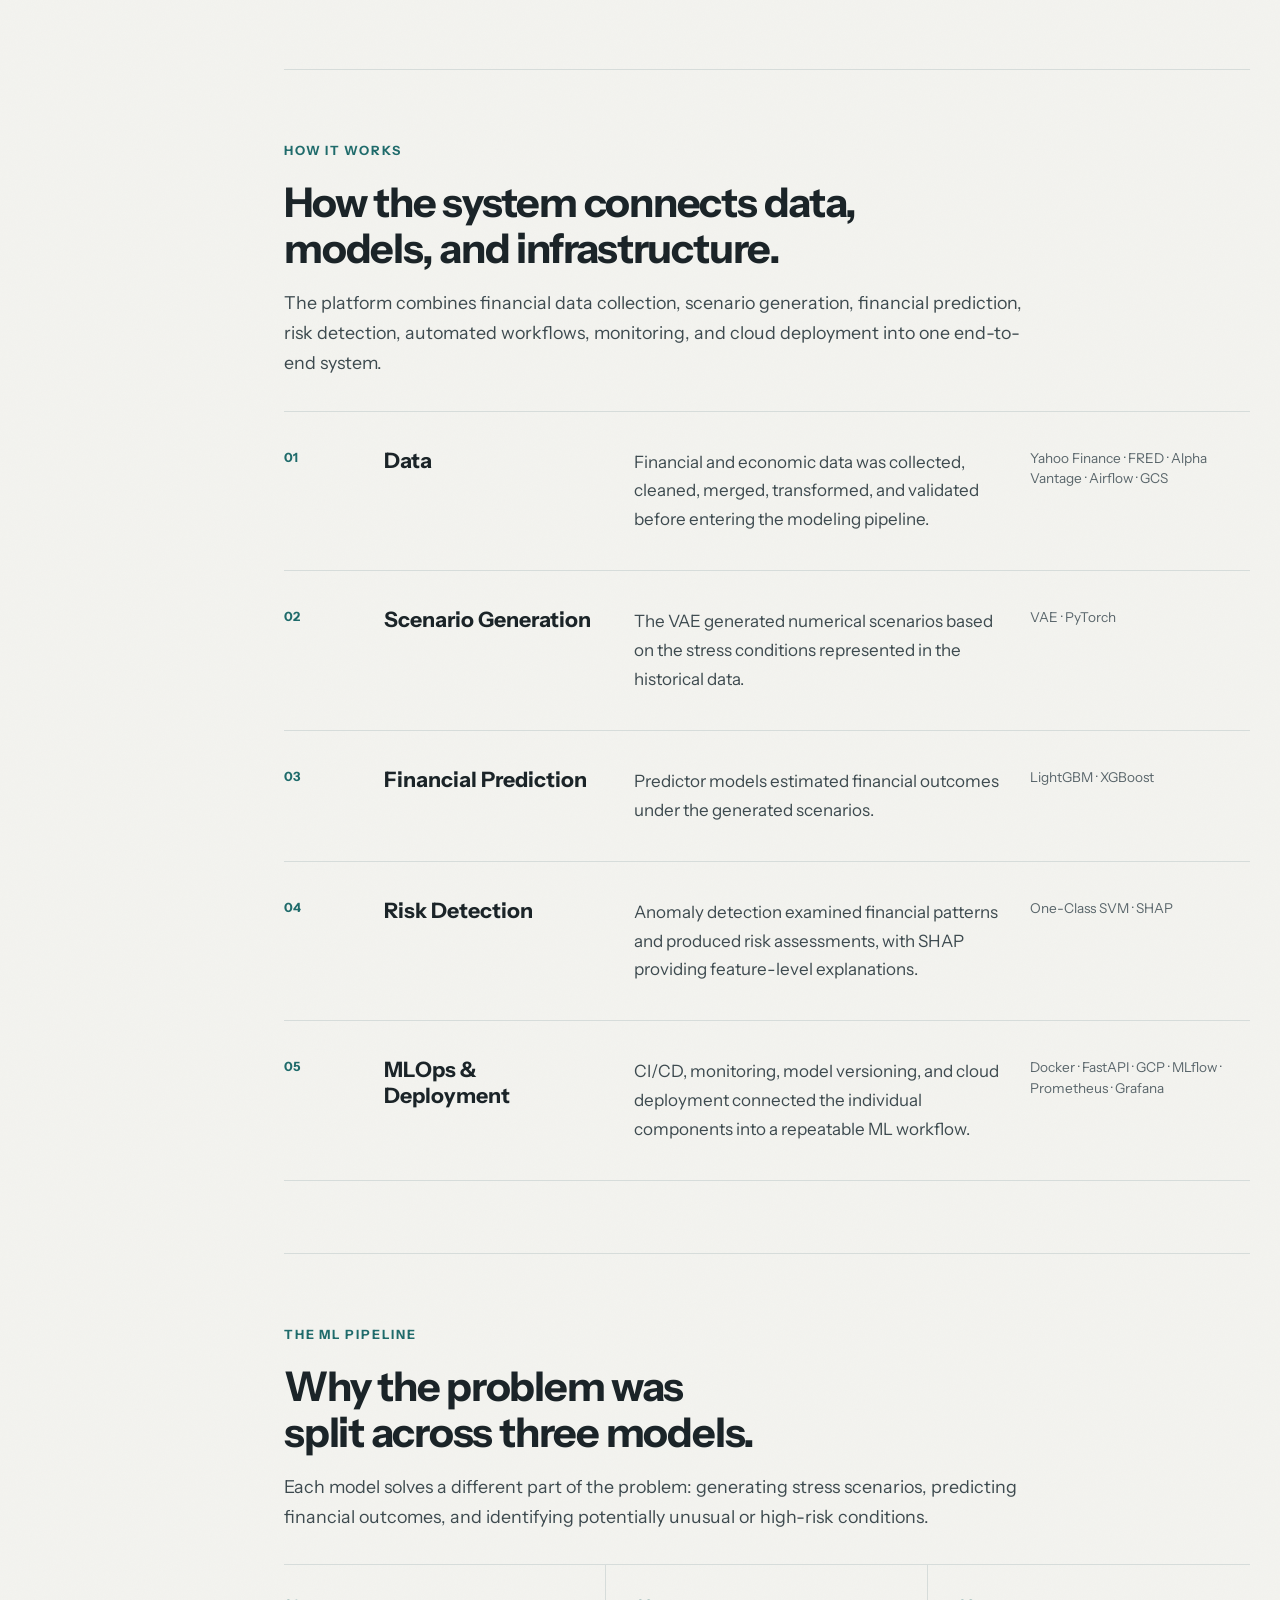
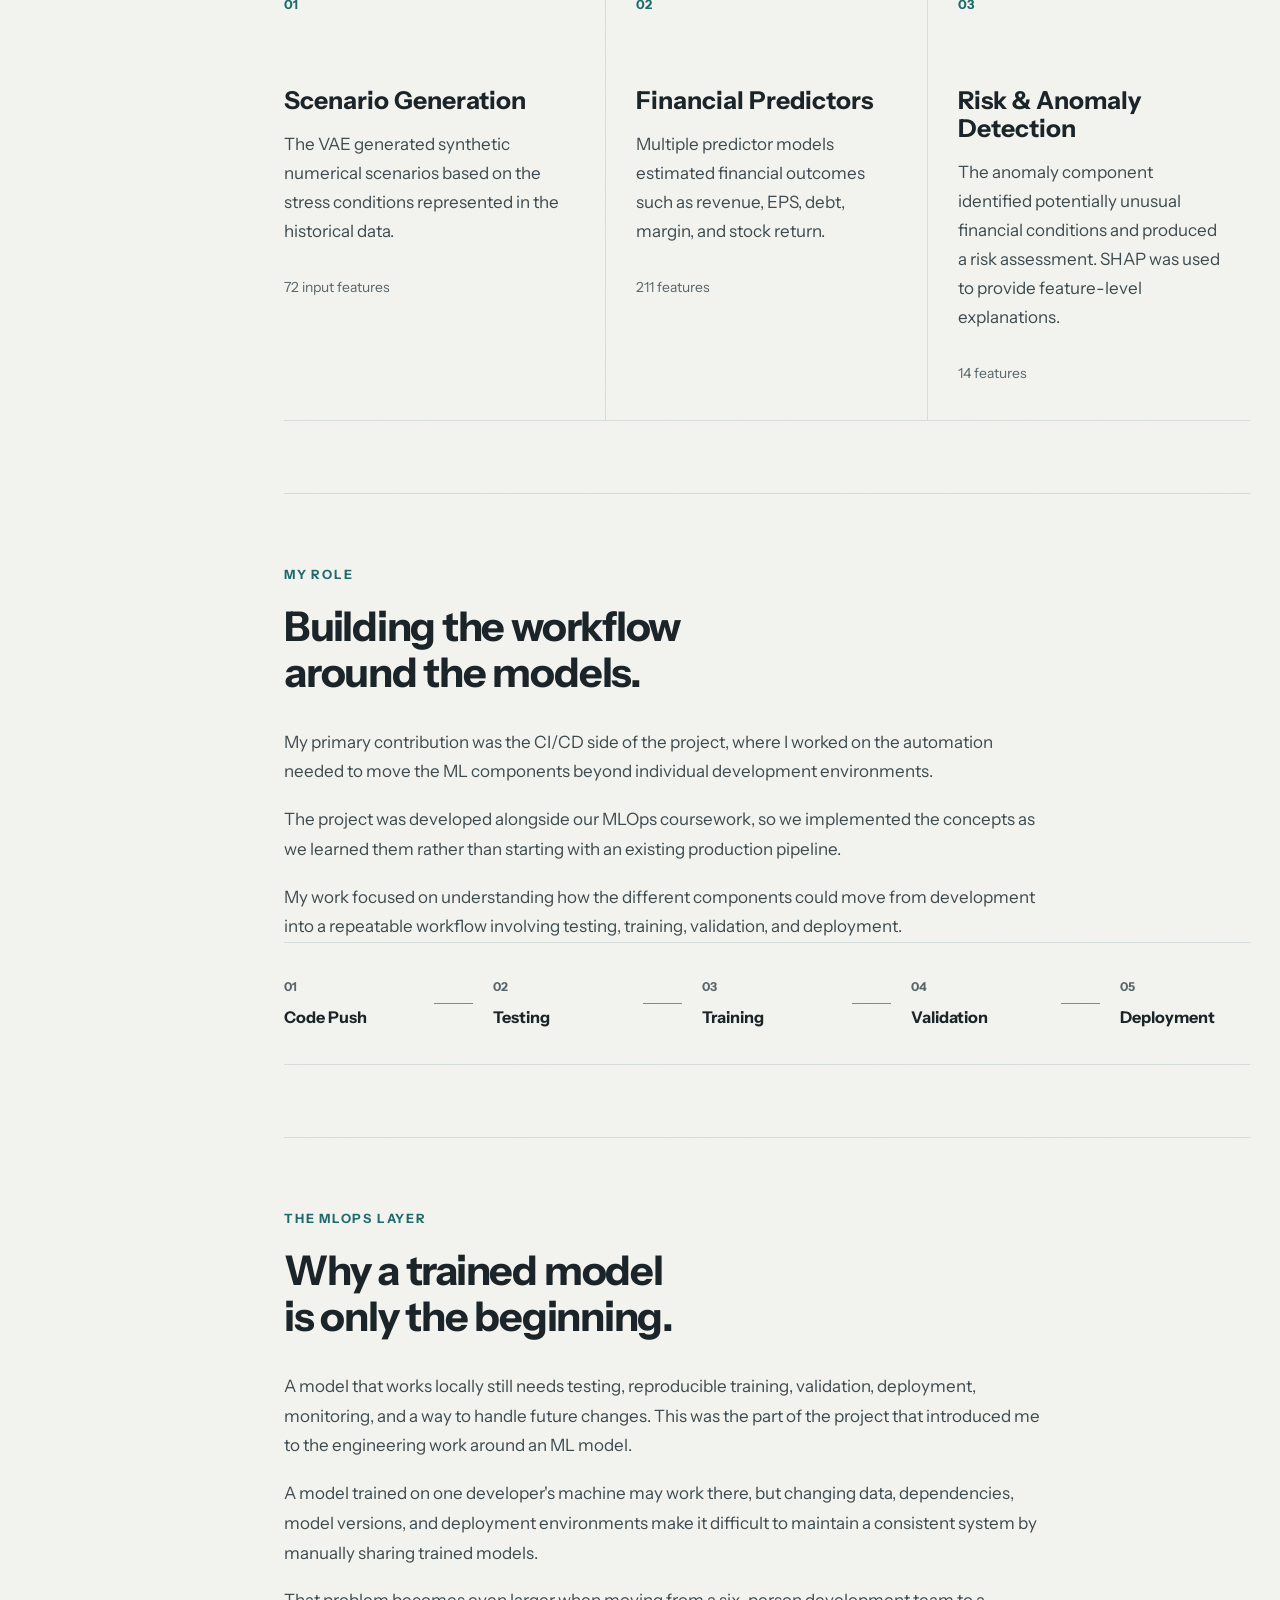
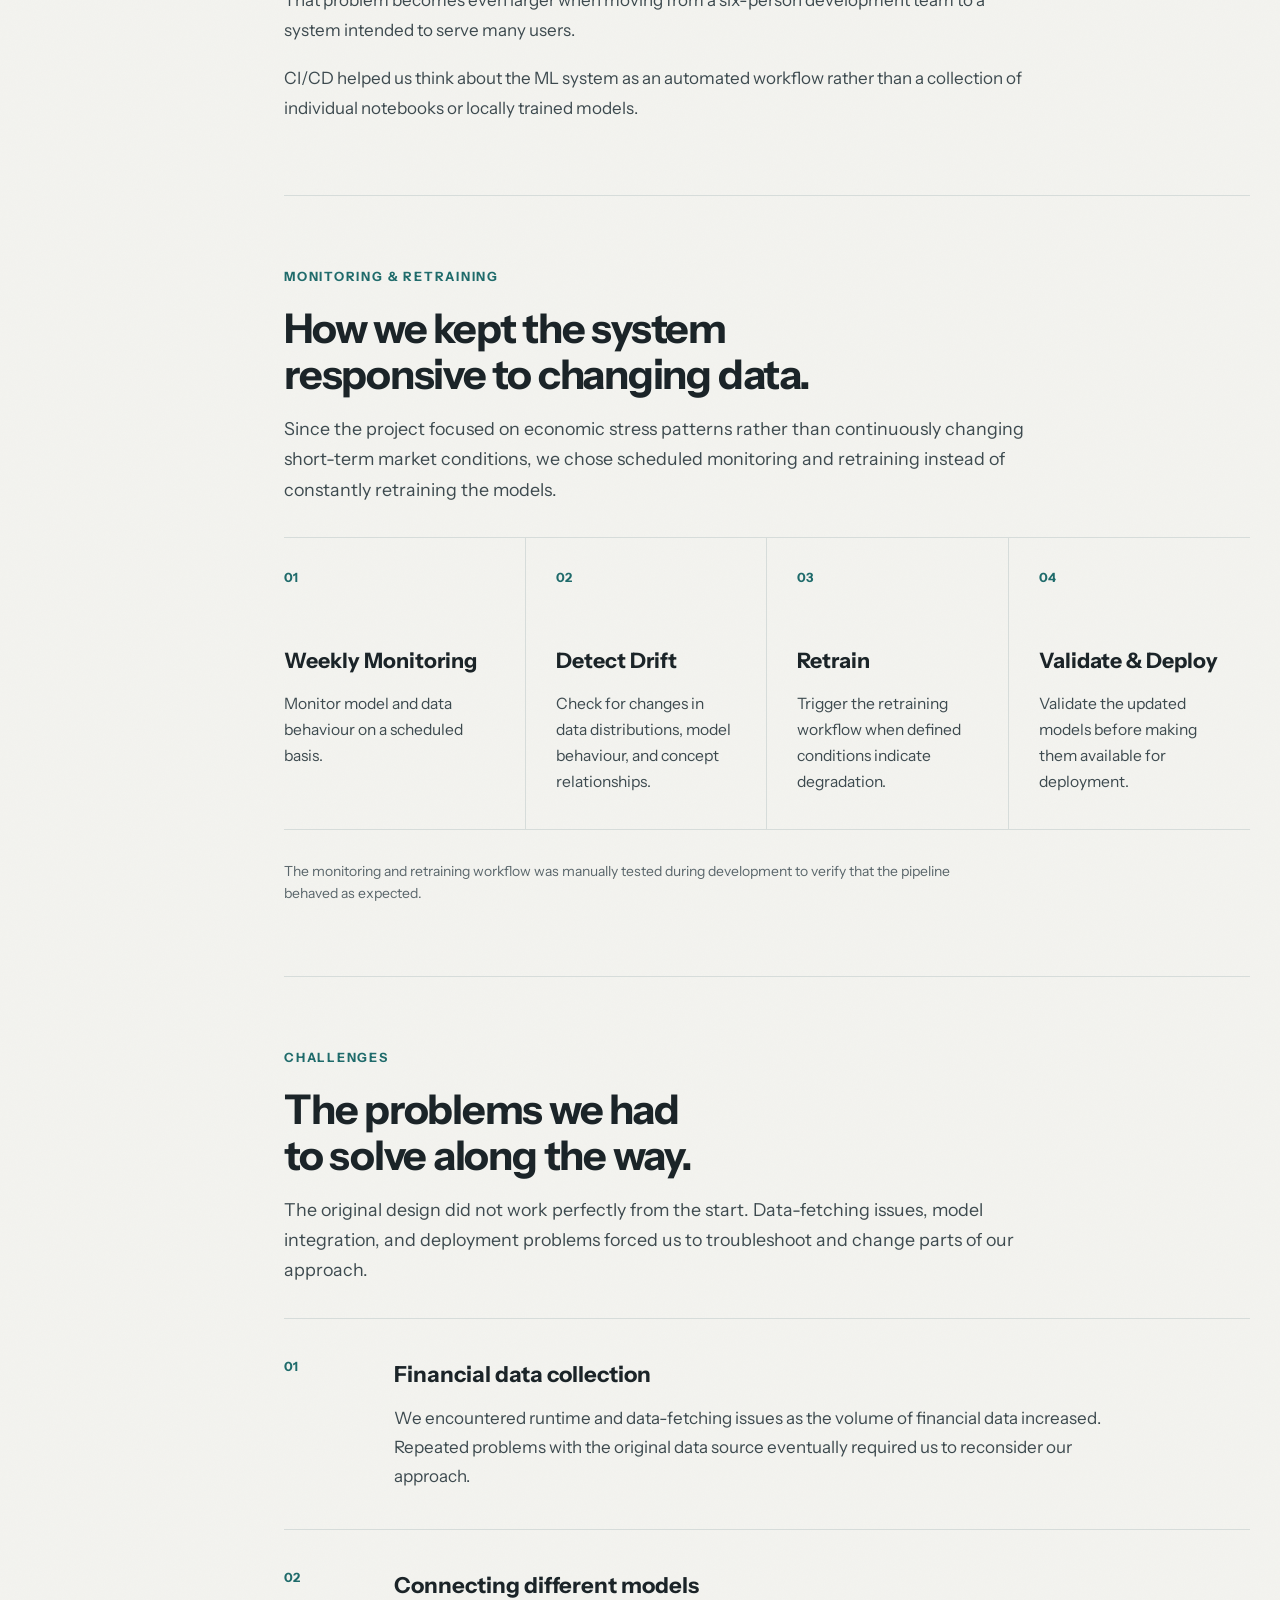
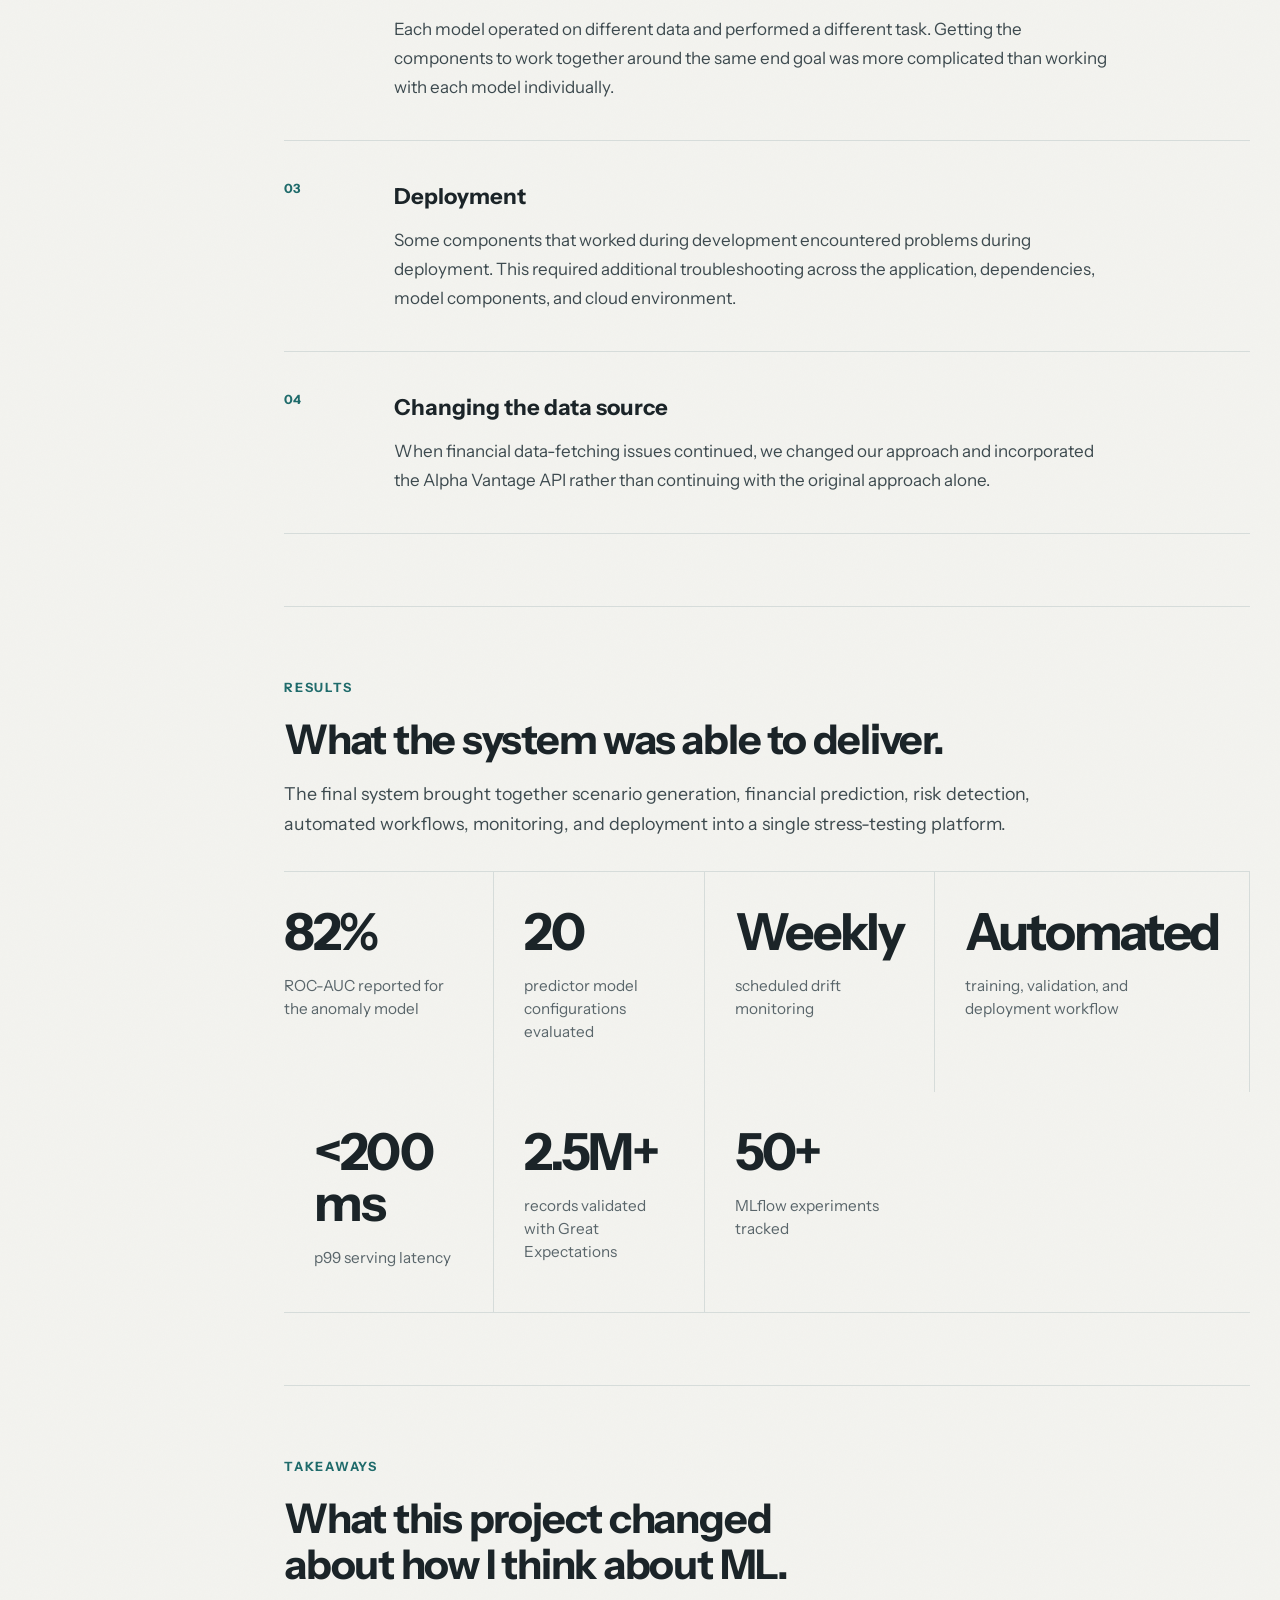
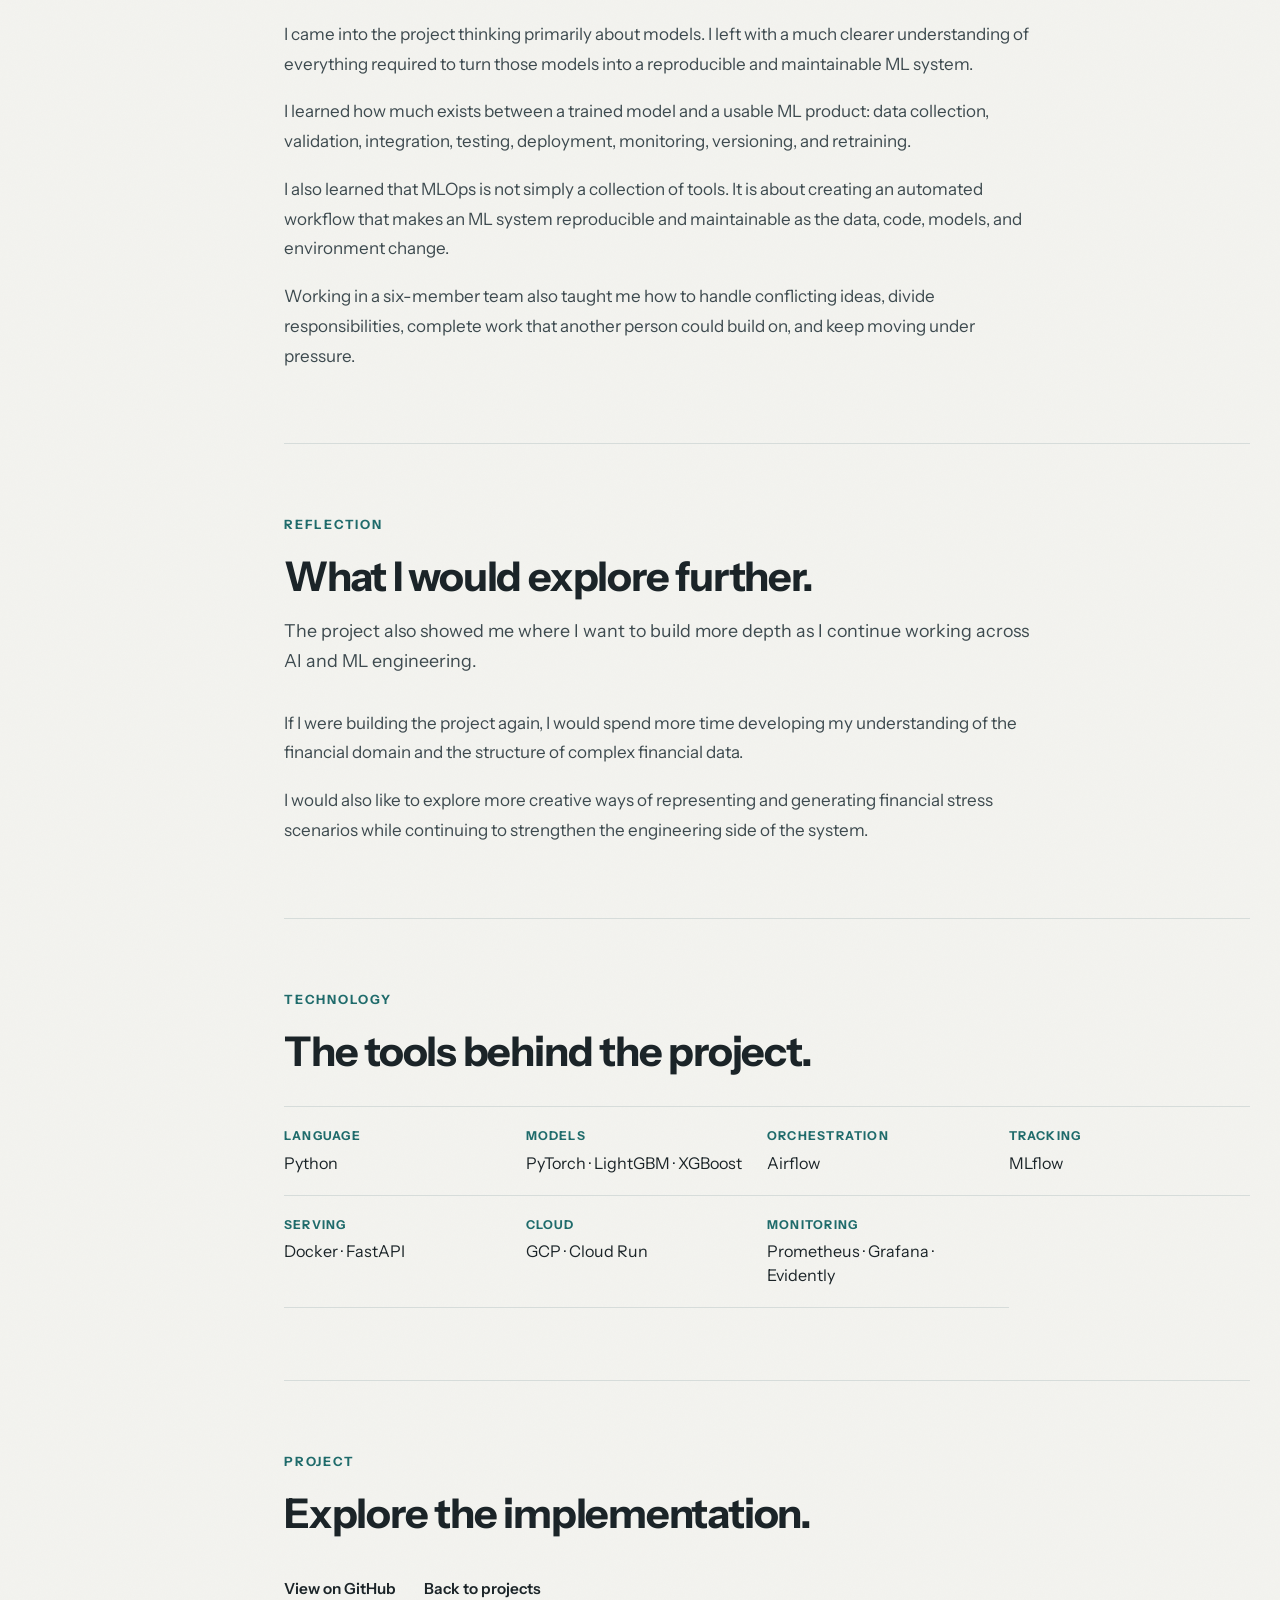
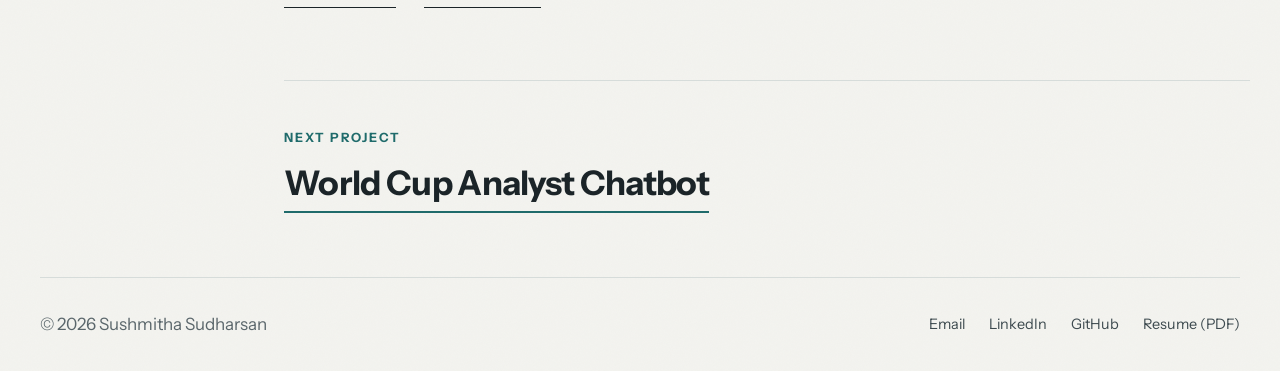
<file: projects/financial-stress-test/index.html>
<!doctype html>
<html lang="en">
  <head>
    <meta charset="UTF-8" />
    <meta name="referrer" content="strict-origin-when-cross-origin" />
    <meta name="viewport" content="width=device-width, initial-scale=1.0" />

    <title>Financial Stress Test Platform | Sushmitha Sudharsan</title>
    <meta name="description" content="Sushmitha Sudharsan, AI/ML engineer building end-to-end ML, GenAI and MLOps systems. MS in Data Analytics Engineering, Northeastern University." />
    <link rel="canonical" href="https://sushmithasudharsan.github.io/projects/financial-stress-test/" />
    <meta property="og:type" content="website" />
    <meta property="og:title" content="Financial Stress Test Platform | Sushmitha Sudharsan" />
    <meta property="og:description" content="Sushmitha Sudharsan, AI/ML engineer building end-to-end ML, GenAI and MLOps systems. MS in Data Analytics Engineering, Northeastern University." />
    <meta property="og:url" content="https://sushmithasudharsan.github.io/projects/financial-stress-test/" />
    <meta property="og:image" content="https://sushmithasudharsan.github.io/assets/og/financial-stress-test.png" />
    <meta property="og:image:width" content="1200" />
    <meta property="og:image:height" content="630" />
    <meta name="twitter:card" content="summary_large_image" />
    <meta property="og:site_name" content="Sushmitha Sudharsan" />
    <link rel="icon" type="image/svg+xml" href="/assets/favicon.svg" />

    <link rel="stylesheet" href="/css/style.css" />
  </head>

  <body class="case-study">
    <!-- ========================================
         NAVIGATION
    ======================================== -->

    <header>
      <nav>
        <a href="/" class="logo">Sushmitha Sudharsan</a>

        <div class="nav-right">
          <ul class="nav-links" id="site-navigation">
            <li><a href="/about/">About</a></li>
            <li><a href="/projects/">Projects</a></li>
            <li><a href="/resume/">Resume</a></li>
            <li><a href="/contact/">Contact</a></li>
          </ul>

          <button class="theme-toggle" type="button" aria-label="Toggle theme">
            <svg class="icon-sun" viewBox="0 0 24 24" fill="none" stroke="currentColor" stroke-width="1.5" aria-hidden="true"><circle cx="12" cy="12" r="4"/><path d="M12 2v2M12 20v2M4.2 4.2l1.4 1.4M18.4 18.4l1.4 1.4M2 12h2M20 12h2M4.2 19.8l1.4-1.4M18.4 5.6l1.4-1.4"/></svg>
            <svg class="icon-moon" viewBox="0 0 24 24" fill="none" stroke="currentColor" stroke-width="1.5" aria-hidden="true"><path d="M21 12.8A9 9 0 1 1 11.2 3 7 7 0 0 0 21 12.8Z"/></svg>
          </button>

          <button class="nav-toggle" type="button" aria-label="Open navigation menu" aria-expanded="false" aria-controls="site-navigation">
            <span></span><span></span><span></span>
          </button>
        </div>
      </nav>
    </header>

    <main>
      <!-- ========================================
             PROJECT HERO
        ======================================== -->

      <section class="project-detail-hero">
        <p class="section-label">MLOPS · MACHINE LEARNING · FINANCIAL ANALYTICS</p>

        <h1>Financial Stress Test Platform</h1>

        <p class="project-detail-intro">
          Exploring how companies could respond to historical economic stress
          scenarios through an end-to-end machine learning and MLOps system.
        </p>

        <div class="project-meta">
          <div class="project-meta-item">
            <span>TEAM</span>
            <p>6 members</p>
          </div>
          <div class="project-meta-item">
            <span>MY ROLE</span>
            <p>CI/CD and deployment</p>
          </div>
          <div class="project-meta-item">
            <span>CONTEXT</span>
            <p>Northeastern MLOps coursework</p>
          </div>
          <div class="project-meta-item">
            <span>STACK</span>
            <p>Docker · MLflow · GCP Cloud Run · Prometheus · Grafana</p>
          </div>
        </div>

        <div class="project-detail-links">
          <a
            href="https://github.com/SushmithaSudharsan/Mlops_Project_FinancialCrises"
            target="_blank"
            rel="noopener noreferrer"
          >
            View on GitHub
          </a>
        </div>
      </section>

      <!-- WHAT I BUILT -->
      <section class="built-box" aria-label="Summary">
        <p class="section-label">WHAT I BUILT</p>
        <dl class="built-list">
          <div><dt>The problem</dt><dd>Most financial prediction looks at what might happen next. We wanted to test how 100 companies would hold up if a past crisis, like 2008 or COVID, happened again.</dd></div>
          <div><dt>What I built</dt><dd>The CI/CD pipeline that tests, retrains, validates and deploys the models to GCP, tracking 50+ MLflow experiments, with weekly drift monitoring through Prometheus and Grafana.</dd></div>
          <div><dt>Result</dt><dd>A code push becomes a deployed model with no manual steps, serving under 200 ms p99 latency. The pipeline validated 2.5M+ records with Great Expectations.</dd></div>
        </dl>
      </section>

      <!-- ARCHITECTURE -->
      <section class="case-figures">
        <p class="section-label">ARCHITECTURE</p>
        <figure class="case-figure">
          <a href="/assets/images/financial-architecture.png" target="_blank" rel="noopener noreferrer">
            <img src="/assets/images/financial-architecture.png" alt="Architecture of the Financial Stress Test Platform: data pipeline, model training, CI/CD, monitoring, and API deployment" width="1097" height="1355" loading="lazy" />
          </a>
          <figcaption>How the platform fits together, from the Airflow data pipeline to deployment on GCP Cloud Run. My part is the CI/CD pipeline lane.</figcaption>
        </figure>
      </section>

      <!-- ========================================
             THE PROBLEM
        ======================================== -->

      <section class="project-story">
        <div class="project-story-heading">
          <p class="section-label">THE PROBLEM</p>

          <h2>What if a previous financial crisis happened again?</h2>
        </div>

        <div class="project-story-content">
          <p>
            Financial prediction often focuses on what might happen next. We
            wanted to explore a different question: what could happen if a
            historical economic stress scenario occurred again?
          </p>

          <p>
            We built a platform that uses historical financial and economic data
            to generate stress scenarios inspired by events such as the 2008
            financial crisis and the COVID-19 period, and then examines how
            companies could respond under those conditions.
          </p>

          <p>
            The goal was to provide a way to explore potential vulnerabilities
            under severe economic conditions rather than only looking at
            ordinary short-term market behaviour.
          </p>
        </div>
      </section>

      <!-- ========================================
             THE APPROACH
        ======================================== -->

      <section class="project-story">
        <div class="project-story-heading">
          <p class="section-label">THE APPROACH</p>

          <h2>Why we chose financial stress testing.</h2>
        </div>

        <div class="project-story-content">
          <p>
            Instead of trying to predict the next day's market movement, we
            wanted to explore how companies might respond when conditions
            resemble a previous period of severe economic stress.
          </p>

          <p>
            The idea was to use patterns from historical situations to create
            hypothetical stress scenarios and examine how different financial
            indicators and companies could respond.
          </p>

          <p>
            This shifted the focus from ordinary short-term prediction toward
            understanding potential vulnerabilities under unusual economic
            conditions.
          </p>
        </div>
      </section>

      <!-- ========================================
             HOW IT WORKS
        ======================================== -->

      <section class="project-architecture">
        <div class="project-section-heading">
          <p class="section-label">HOW IT WORKS</p>

          <h2>How the system connects data, models, and infrastructure.</h2>

          <p>
            The platform combines financial data collection, scenario
            generation, financial prediction, risk detection, automated
            workflows, monitoring, and cloud deployment into one end-to-end
            system.
          </p>
        </div>

        <div class="architecture-flow">
          <div class="architecture-step">
            <span>01</span>

            <h3>Data</h3>

            <p>
              Financial and economic data was collected, cleaned, merged,
              transformed, and validated before entering the modeling pipeline.
            </p>

            <small>
              Yahoo Finance · FRED · Alpha Vantage · Airflow · GCS
            </small>
          </div>

          <div class="architecture-step">
            <span>02</span>

            <h3>Scenario Generation</h3>

            <p>
              The VAE generated numerical scenarios based on the stress
              conditions represented in the historical data.
            </p>

            <small> VAE · PyTorch </small>
          </div>

          <div class="architecture-step">
            <span>03</span>

            <h3>Financial Prediction</h3>

            <p>
              Predictor models estimated financial outcomes under the generated
              scenarios.
            </p>

            <small> LightGBM · XGBoost </small>
          </div>

          <div class="architecture-step">
            <span>04</span>

            <h3>Risk Detection</h3>

            <p>
              Anomaly detection examined financial patterns and produced risk
              assessments, with SHAP providing feature-level explanations.
            </p>

            <small> One-Class SVM · SHAP </small>
          </div>

          <div class="architecture-step">
            <span>05</span>

            <h3>MLOps &amp; Deployment</h3>

            <p>
              CI/CD, monitoring, model versioning, and cloud deployment
              connected the individual components into a repeatable ML workflow.
            </p>

            <small>
              Docker · FastAPI · GCP · MLflow · Prometheus · Grafana
            </small>
          </div>
        </div>
      </section>

      <!-- ========================================
             THE ML PIPELINE
        ======================================== -->

      <section class="project-models">
        <div class="project-section-heading">
          <p class="section-label">THE ML PIPELINE</p>

          <h2>Why the problem was split across three models.</h2>

          <p>
            Each model solves a different part of the problem: generating stress
            scenarios, predicting financial outcomes, and identifying
            potentially unusual or high-risk conditions.
          </p>
        </div>

        <div class="model-grid">
          <article class="model-card">
            <span>01</span>

            <h3>Scenario Generation</h3>

            <p>
              The VAE generated synthetic numerical scenarios based on the
              stress conditions represented in the historical data.
            </p>

            <div class="model-detail">72 input features</div>
          </article>

          <article class="model-card">
            <span>02</span>

            <h3>Financial Predictors</h3>

            <p>
              Multiple predictor models estimated financial outcomes such as
              revenue, EPS, debt, margin, and stock return.
            </p>

            <div class="model-detail">211 features</div>
          </article>

          <article class="model-card">
            <span>03</span>

            <h3>Risk &amp; Anomaly Detection</h3>

            <p>
              The anomaly component identified potentially unusual financial
              conditions and produced a risk assessment. SHAP was used to
              provide feature-level explanations.
            </p>

            <div class="model-detail">14 features</div>
          </article>
        </div>
      </section>

      <!-- ========================================
             MY ROLE
        ======================================== -->

      <section class="project-contribution">
        <div class="project-story-heading">
          <p class="section-label">MY ROLE</p>

          <h2>Building the workflow around the models.</h2>
        </div>

        <div class="project-contribution-content">
          <p>
            My primary contribution was the CI/CD side of the project, where I
            worked on the automation needed to move the ML components beyond
            individual development environments.
          </p>

          <p>
            The project was developed alongside our MLOps coursework, so we
            implemented the concepts as we learned them rather than starting
            with an existing production pipeline.
          </p>

          <p>
            My work focused on understanding how the different components could
            move from development into a repeatable workflow involving testing,
            training, validation, and deployment.
          </p>
        </div>

        <div class="pipeline">
          <div class="pipeline-step">
            <span>01</span>
            <strong>Code Push</strong>
          </div>

          <div class="pipeline-line"></div>

          <div class="pipeline-step">
            <span>02</span>
            <strong>Testing</strong>
          </div>

          <div class="pipeline-line"></div>

          <div class="pipeline-step">
            <span>03</span>
            <strong>Training</strong>
          </div>

          <div class="pipeline-line"></div>

          <div class="pipeline-step">
            <span>04</span>
            <strong>Validation</strong>
          </div>

          <div class="pipeline-line"></div>

          <div class="pipeline-step">
            <span>05</span>
            <strong>Deployment</strong>
          </div>
        </div>
      </section>

      <!-- ========================================
             THE MLOPS LAYER
        ======================================== -->

      <section class="project-story">
        <div class="project-story-heading">
          <p class="section-label">THE MLOPS LAYER</p>

          <h2>Why a trained model is only the beginning.</h2>
        </div>

        <div class="project-story-content">
          <p>
            A model that works locally still needs testing, reproducible
            training, validation, deployment, monitoring, and a way to handle
            future changes. This was the part of the project that introduced me
            to the engineering work around an ML model.
          </p>

          <p>
            A model trained on one developer's machine may work there, but
            changing data, dependencies, model versions, and deployment
            environments make it difficult to maintain a consistent system by
            manually sharing trained models.
          </p>

          <p>
            That problem becomes even larger when moving from a six-person
            development team to a system intended to serve many users.
          </p>

          <p>
            CI/CD helped us think about the ML system as an automated workflow
            rather than a collection of individual notebooks or locally trained
            models.
          </p>
        </div>
      </section>

      <!-- ========================================
             MONITORING & RETRAINING
        ======================================== -->

      <section class="project-monitoring">
        <div class="project-section-heading">
          <p class="section-label">MONITORING &amp; RETRAINING</p>

          <h2>How we kept the system responsive to changing data.</h2>

          <p>
            Since the project focused on economic stress patterns rather than
            continuously changing short-term market conditions, we chose
            scheduled monitoring and retraining instead of constantly retraining
            the models.
          </p>
        </div>

        <div class="monitoring-flow">
          <div class="monitoring-step">
            <span>01</span>

            <h3>Weekly Monitoring</h3>

            <p>Monitor model and data behaviour on a scheduled basis.</p>
          </div>

          <div class="monitoring-step">
            <span>02</span>

            <h3>Detect Drift</h3>

            <p>
              Check for changes in data distributions, model behaviour, and
              concept relationships.
            </p>
          </div>

          <div class="monitoring-step">
            <span>03</span>

            <h3>Retrain</h3>

            <p>
              Trigger the retraining workflow when defined conditions indicate
              degradation.
            </p>
          </div>

          <div class="monitoring-step">
            <span>04</span>

            <h3>Validate &amp; Deploy</h3>

            <p>
              Validate the updated models before making them available for
              deployment.
            </p>
          </div>
        </div>

        <p class="project-note">
          The monitoring and retraining workflow was manually tested during
          development to verify that the pipeline behaved as expected.
        </p>
      </section>

      <!-- ========================================
             CHALLENGES
        ======================================== -->

      <section class="project-challenges">
        <div class="project-section-heading">
          <p class="section-label">CHALLENGES</p>

          <h2>The problems we had to solve along the way.</h2>

          <p>
            The original design did not work perfectly from the start.
            Data-fetching issues, model integration, and deployment problems
            forced us to troubleshoot and change parts of our approach.
          </p>
        </div>

        <div class="challenge-list">
          <article class="challenge-item">
            <span>01</span>

            <div>
              <h3>Financial data collection</h3>

              <p>
                We encountered runtime and data-fetching issues as the volume of
                financial data increased. Repeated problems with the original
                data source eventually required us to reconsider our approach.
              </p>
            </div>
          </article>

          <article class="challenge-item">
            <span>02</span>

            <div>
              <h3>Connecting different models</h3>

              <p>
                Each model operated on different data and performed a different
                task. Getting the components to work together around the same
                end goal was more complicated than working with each model
                individually.
              </p>
            </div>
          </article>

          <article class="challenge-item">
            <span>03</span>

            <div>
              <h3>Deployment</h3>

              <p>
                Some components that worked during development encountered
                problems during deployment. This required additional
                troubleshooting across the application, dependencies, model
                components, and cloud environment.
              </p>
            </div>
          </article>

          <article class="challenge-item">
            <span>04</span>

            <div>
              <h3>Changing the data source</h3>

              <p>
                When financial data-fetching issues continued, we changed our
                approach and incorporated the Alpha Vantage API rather than
                continuing with the original approach alone.
              </p>
            </div>
          </article>
        </div>
      </section>

      <!-- ========================================
             RESULTS
        ======================================== -->

      <section class="project-results">
        <div class="project-section-heading">
          <p class="section-label">RESULTS</p>

          <h2>What the system was able to deliver.</h2>

          <p>
            The final system brought together scenario generation, financial
            prediction, risk detection, automated workflows, monitoring, and
            deployment into a single stress-testing platform.
          </p>
        </div>

        <div class="result-grid">
          <div class="result-item">
            <strong> 82% </strong>

            <span> ROC-AUC reported for the anomaly model </span>
          </div>

          <div class="result-item">
            <strong> 20 </strong>

            <span> predictor model configurations evaluated </span>
          </div>

          <div class="result-item">
            <strong> Weekly </strong>

            <span> scheduled drift monitoring </span>
          </div>

          <div class="result-item">
            <strong> Automated </strong>

            <span> training, validation, and deployment workflow </span>
          </div>

          <div class="result-item">
            <strong> &lt;200 ms </strong>

            <span> p99 serving latency </span>
          </div>

          <div class="result-item">
            <strong> 2.5M+ </strong>

            <span> records validated with Great Expectations </span>
          </div>

          <div class="result-item">
            <strong> 50+ </strong>

            <span> MLflow experiments tracked </span>
          </div>
        </div>
      </section>

      <!-- ========================================
             TAKEAWAYS
        ======================================== -->

      <section class="project-learning">
        <div class="project-story-heading">
          <p class="section-label">TAKEAWAYS</p>

          <h2>What this project changed about how I think about ML.</h2>
        </div>

        <div class="project-story-content">
          <p>
            I came into the project thinking primarily about models. I left with
            a much clearer understanding of everything required to turn those
            models into a reproducible and maintainable ML system.
          </p>

          <p>
            I learned how much exists between a trained model and a usable ML
            product: data collection, validation, integration, testing,
            deployment, monitoring, versioning, and retraining.
          </p>

          <p>
            I also learned that MLOps is not simply a collection of tools. It is
            about creating an automated workflow that makes an ML system
            reproducible and maintainable as the data, code, models, and
            environment change.
          </p>

          <p>
            Working in a six-member team also taught me how to handle
            conflicting ideas, divide responsibilities, complete work that
            another person could build on, and keep moving under pressure.
          </p>
        </div>
      </section>

      <!-- ========================================
             REFLECTION
        ======================================== -->

      <section class="project-reflection">
        <div class="project-section-heading">
          <p class="section-label">REFLECTION</p>

          <h2>What I would explore further.</h2>

          <p>
            The project also showed me where I want to build more depth as I
            continue working across AI and ML engineering.
          </p>
        </div>

        <div class="project-story-content">
          <p>
            If I were building the project again, I would spend more time
            developing my understanding of the financial domain and the
            structure of complex financial data.
          </p>

          <p>
            I would also like to explore more creative ways of representing and
            generating financial stress scenarios while continuing to strengthen
            the engineering side of the system.
          </p>
        </div>
      </section>

      <!-- ========================================
             TECHNOLOGY
        ======================================== -->

      <section class="project-stack">
        <div class="project-section-heading">
          <p class="section-label">TECHNOLOGY</p>
          <h2>The tools behind the project.</h2>
        </div>

        <div class="stack-grid">
          <div class="stack-item">
            <span>LANGUAGE</span>
            <p>Python</p>
          </div>
          <div class="stack-item">
            <span>MODELS</span>
            <p>PyTorch · LightGBM · XGBoost</p>
          </div>
          <div class="stack-item">
            <span>ORCHESTRATION</span>
            <p>Airflow</p>
          </div>
          <div class="stack-item">
            <span>TRACKING</span>
            <p>MLflow</p>
          </div>
          <div class="stack-item">
            <span>SERVING</span>
            <p>Docker · FastAPI</p>
          </div>
          <div class="stack-item">
            <span>CLOUD</span>
            <p>GCP · Cloud Run</p>
          </div>
          <div class="stack-item">
            <span>MONITORING</span>
            <p>Prometheus · Grafana · Evidently</p>
          </div>
        </div>
      </section>

      <!-- ========================================
             PROJECT END
        ======================================== -->

      <section class="project-end">
        <p class="section-label">PROJECT</p>
        <h2>Explore the implementation.</h2>

        <div class="project-detail-links">
          <a href="https://github.com/SushmithaSudharsan/Mlops_Project_FinancialCrises" class="text-link" target="_blank" rel="noopener noreferrer">View on GitHub</a>
          <a href="/projects/" class="text-link">Back to projects</a>
        </div>
      </section>
    
      <!-- NEXT PROJECT -->
      <div class="next-project">
        <span class="section-label">NEXT PROJECT</span>
        <a href="/projects/world-cup-chatbot/">World Cup Analyst Chatbot</a>
      </div>
    </main>

    <footer>
      <div class="footer-content">
        <p>&copy; 2026 Sushmitha Sudharsan</p>

        <div class="footer-links">
          <a href="/contact/" data-email-link>Email</a>
          <a href="https://www.linkedin.com/in/sushmitha-sudharsan-2101/" target="_blank" rel="noopener noreferrer">LinkedIn</a>
          <a href="https://github.com/SushmithaSudharsan" target="_blank" rel="noopener noreferrer">GitHub</a>
          <a href="/assets/Sushmitha_AIML_Resume.pdf" target="_blank" rel="noopener noreferrer">Resume (PDF)</a>
        </div>
      </div>
    </footer>

    <script src="/js/script.js"></script>
  </body>
</html>
</file>
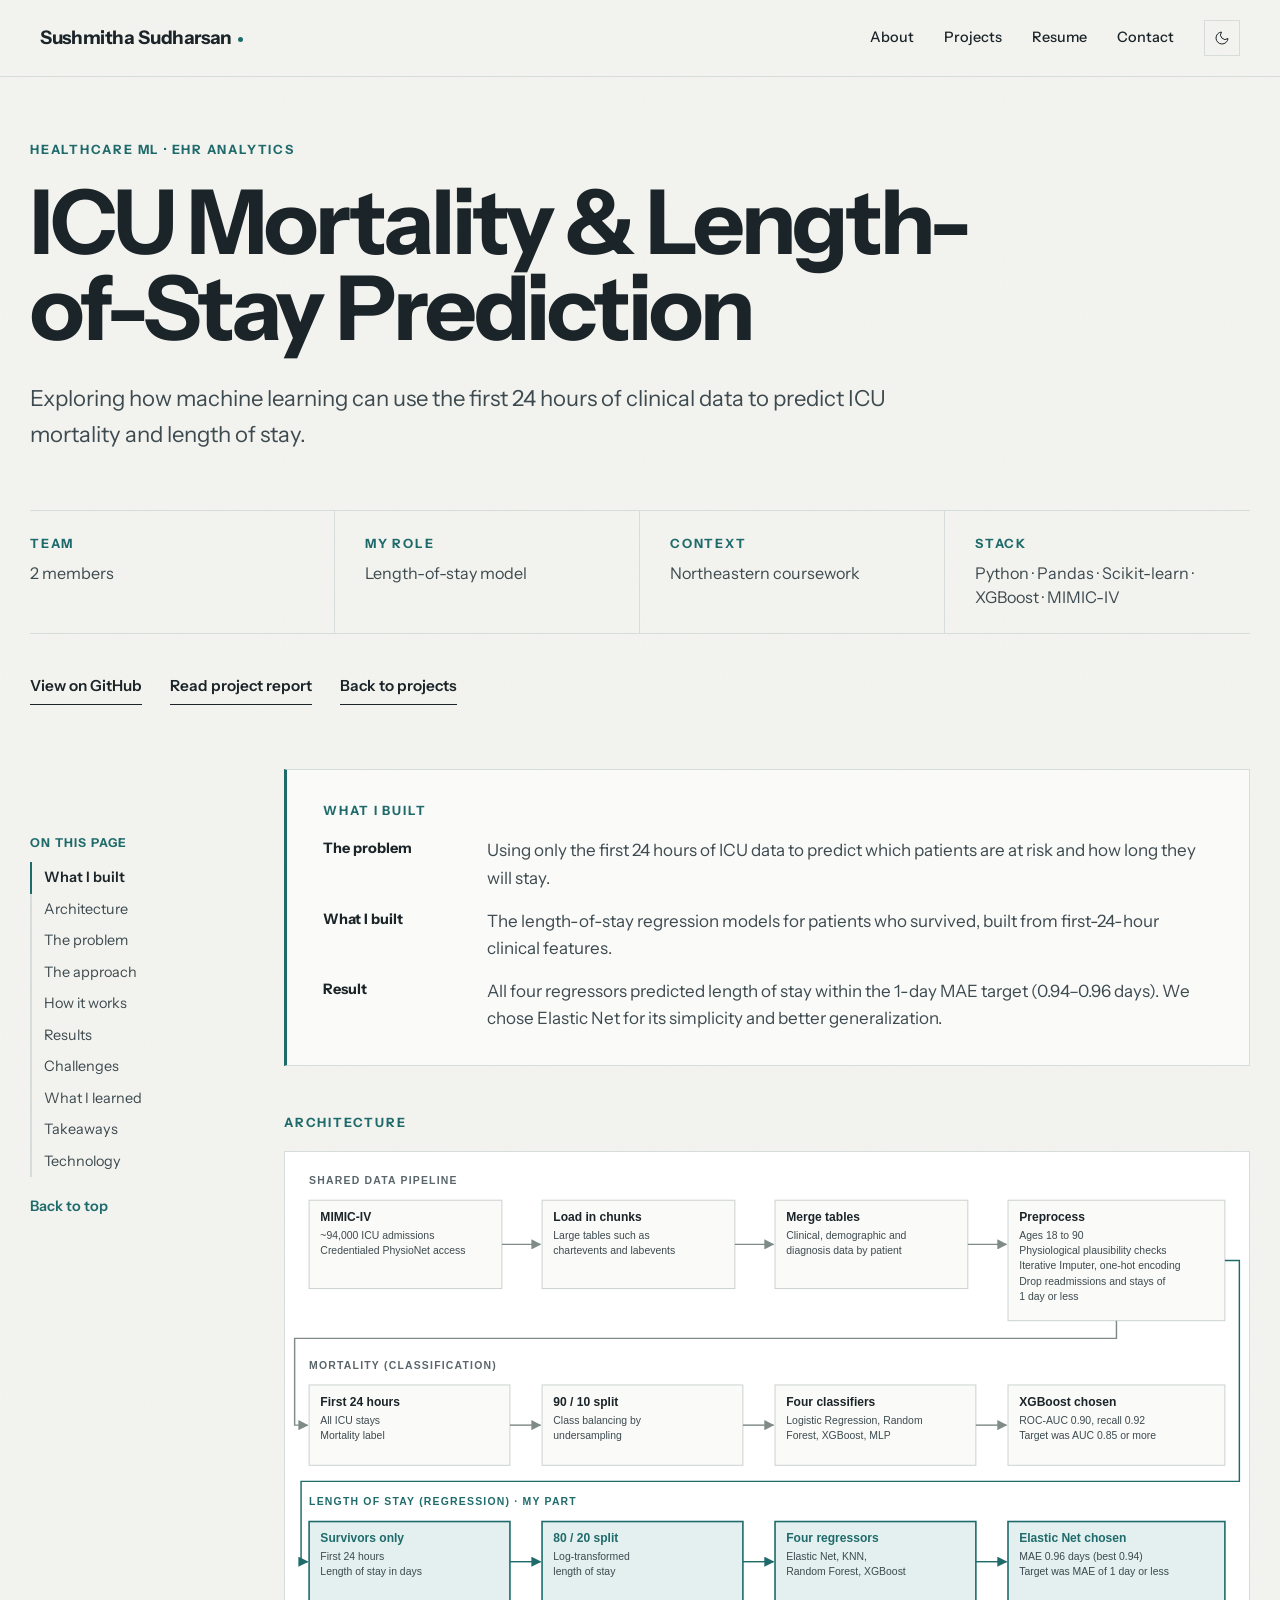
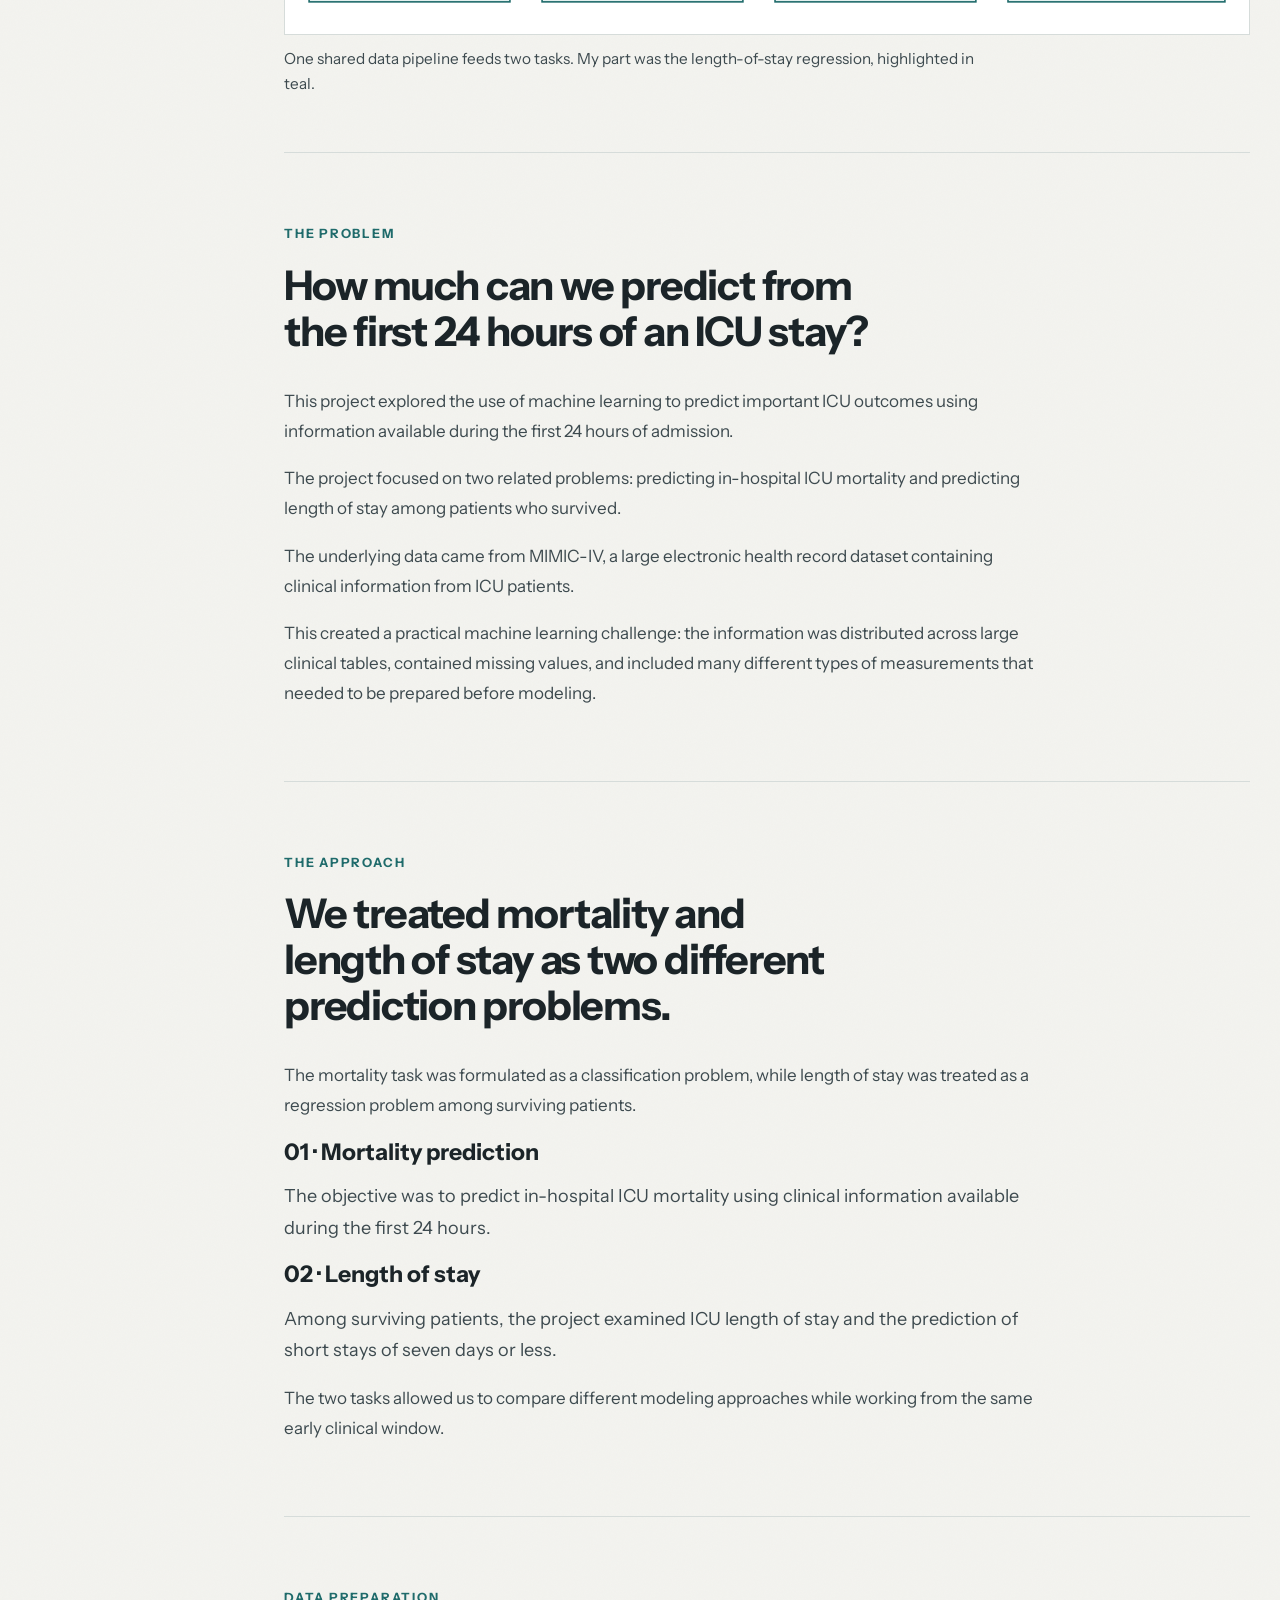
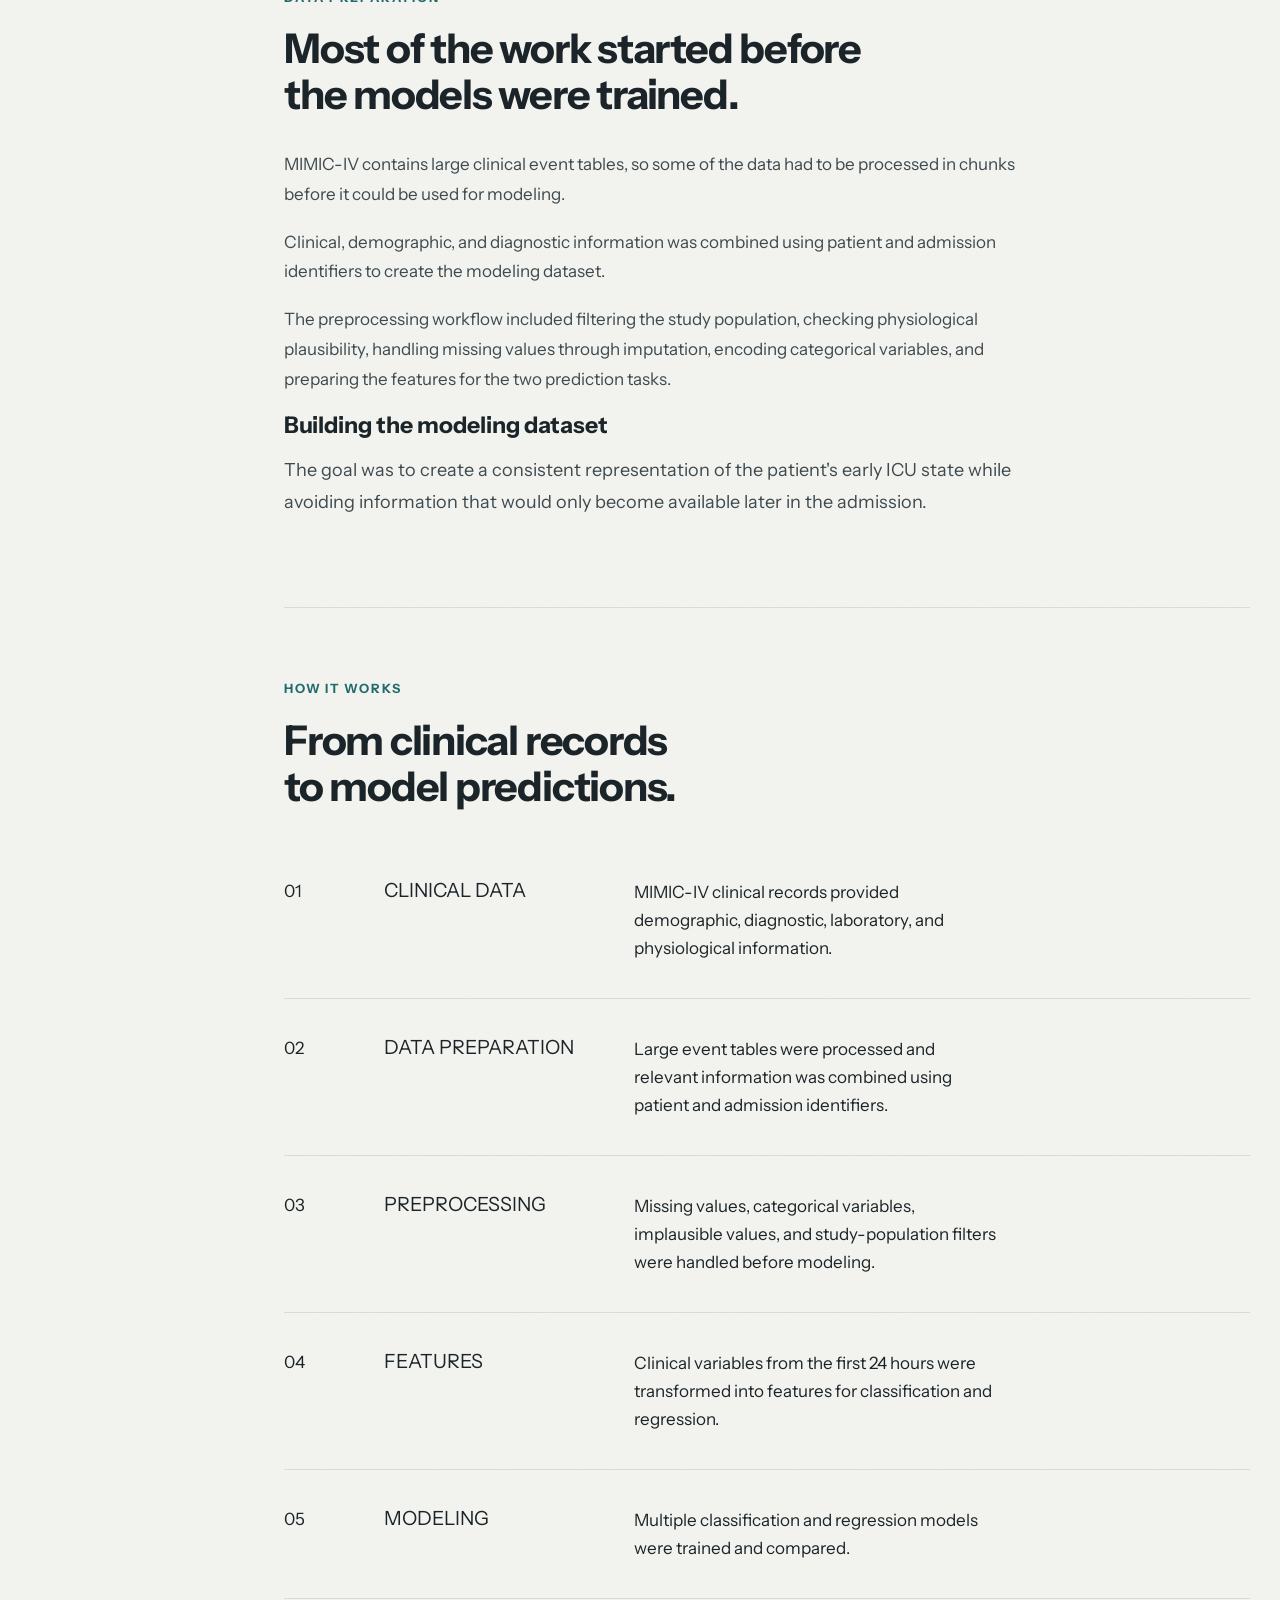
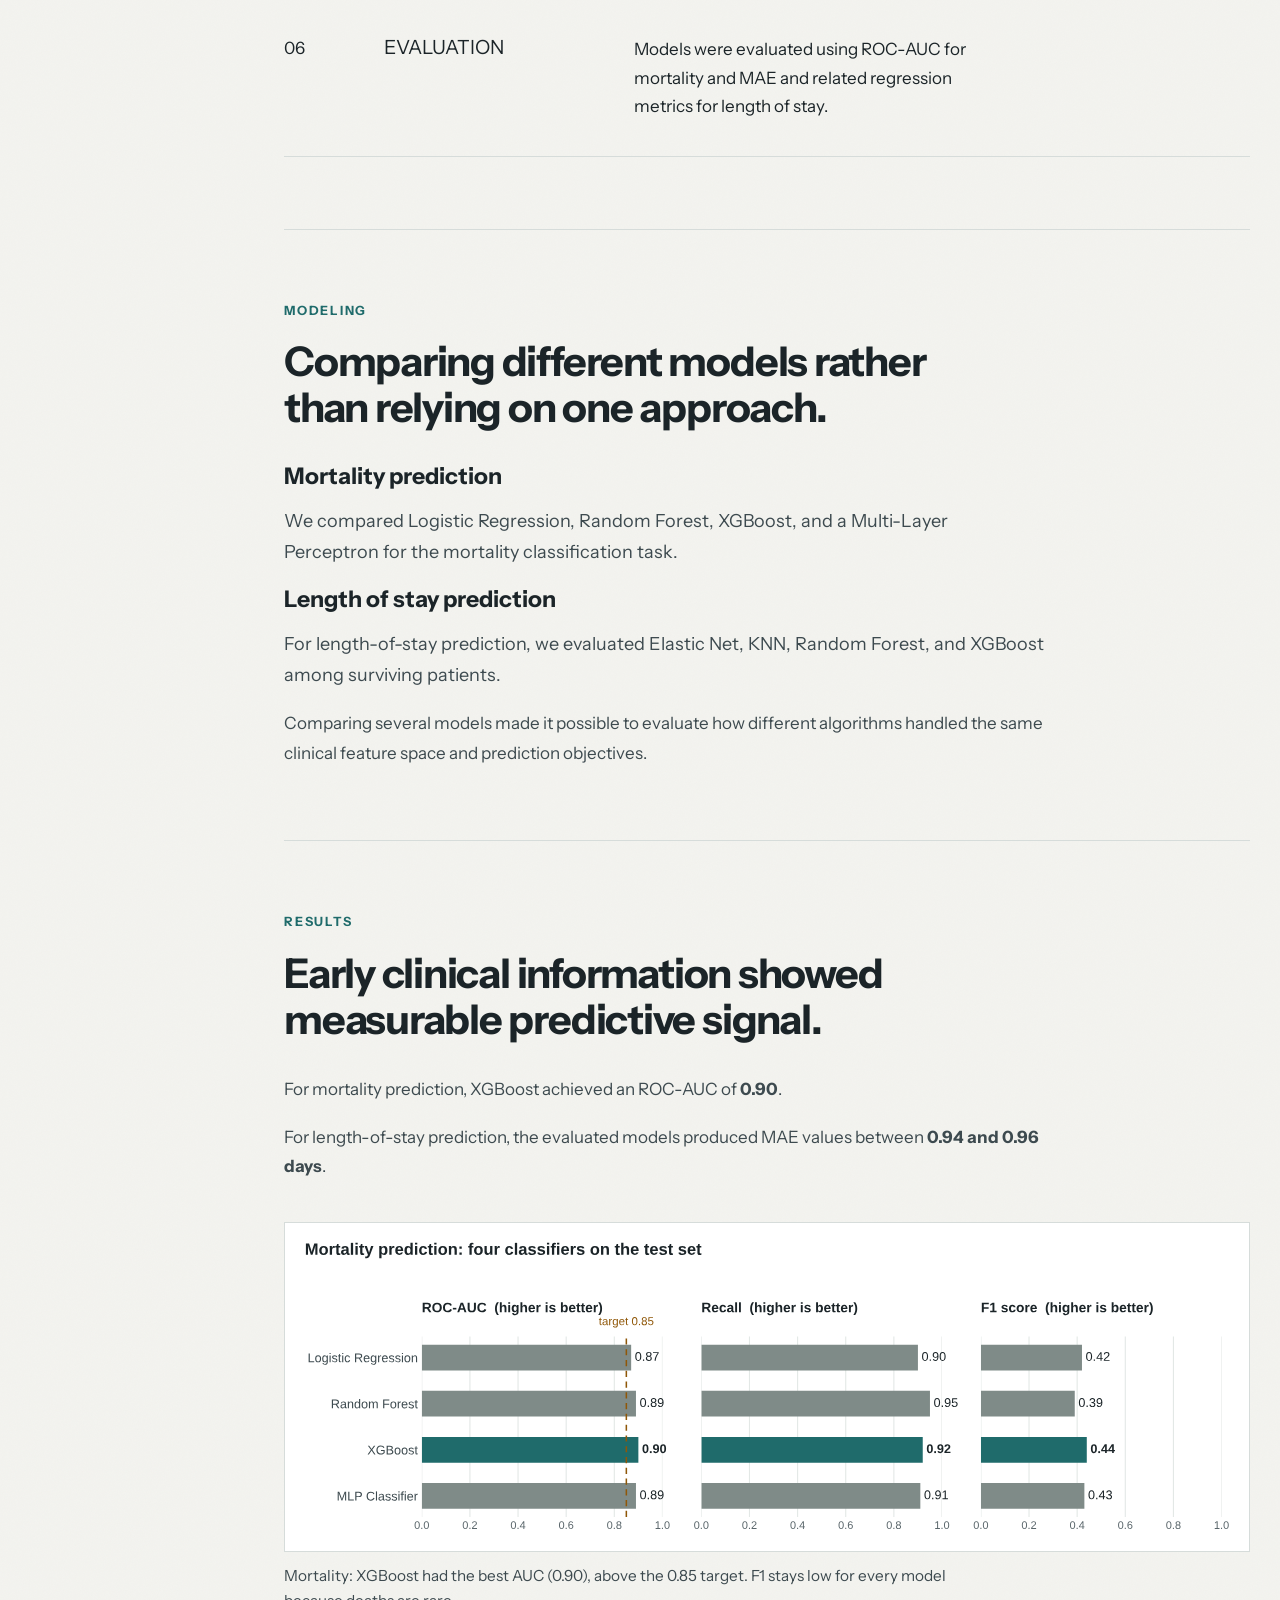
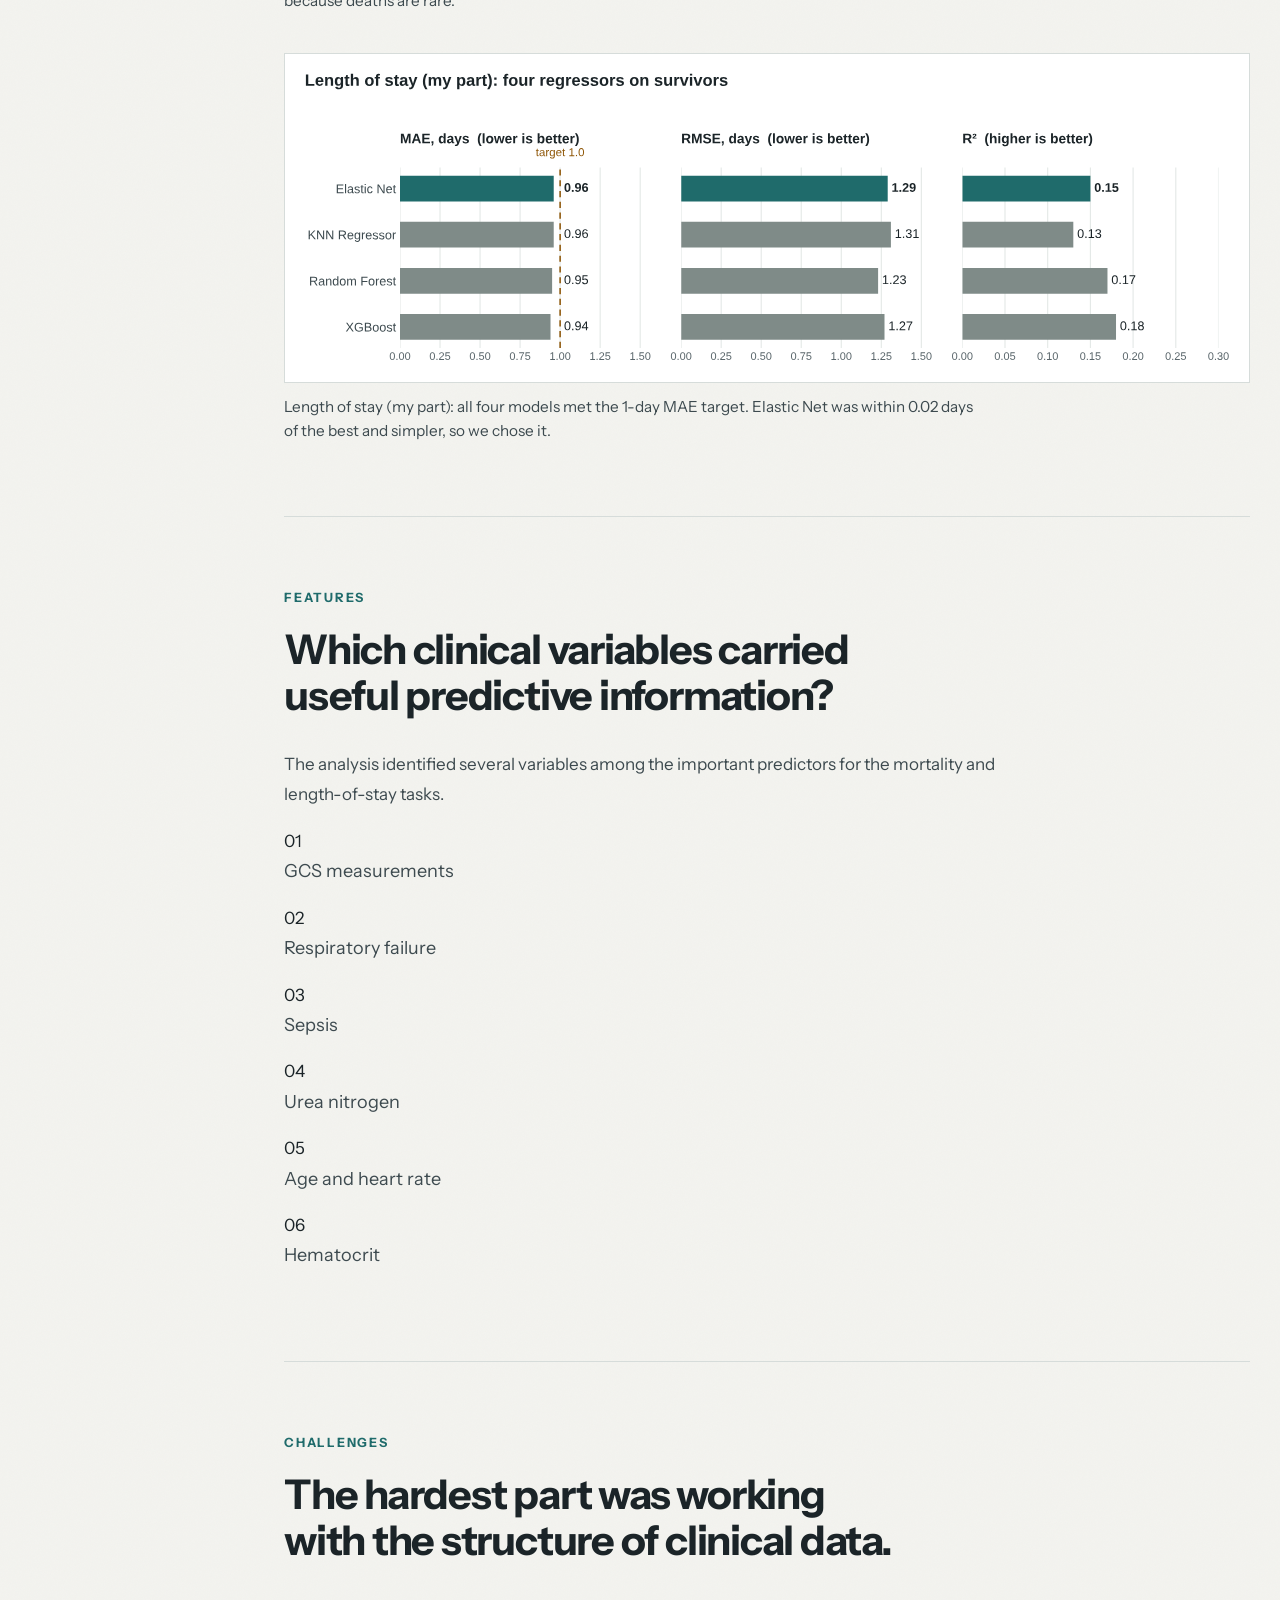
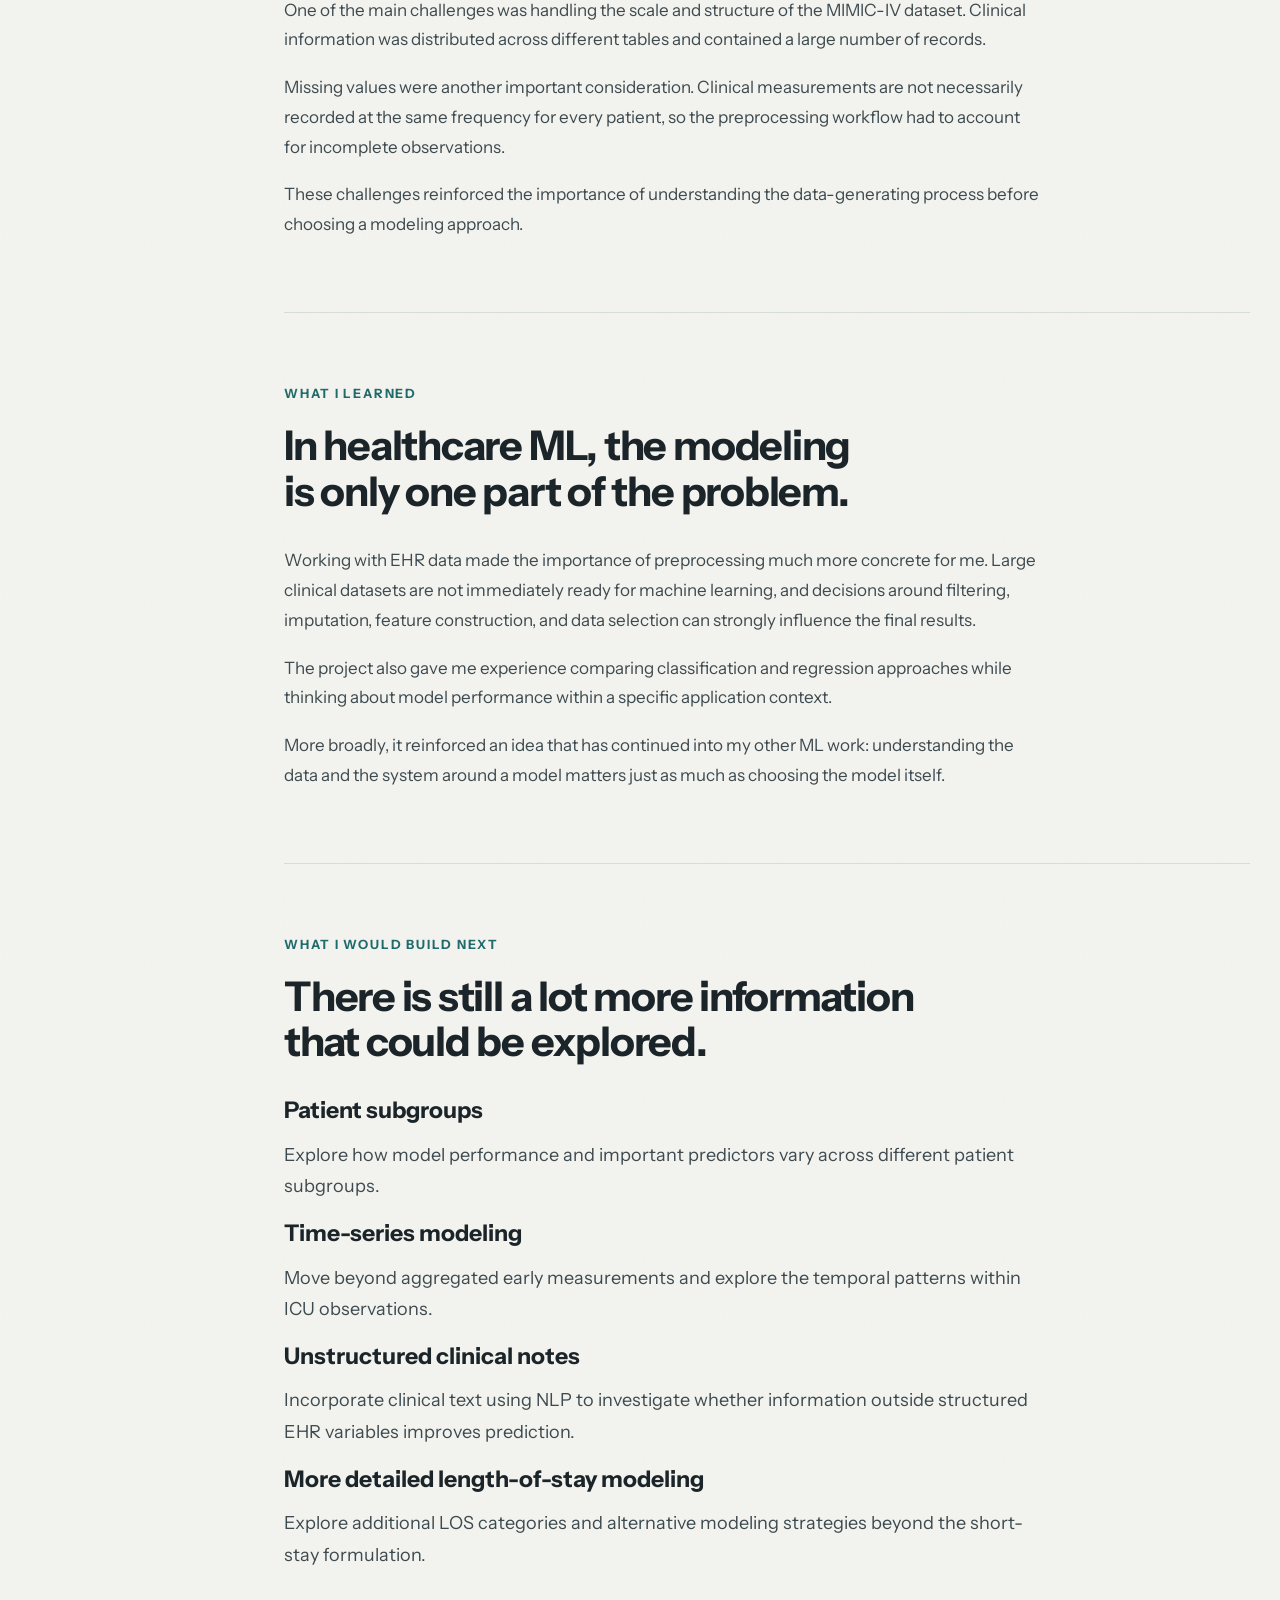
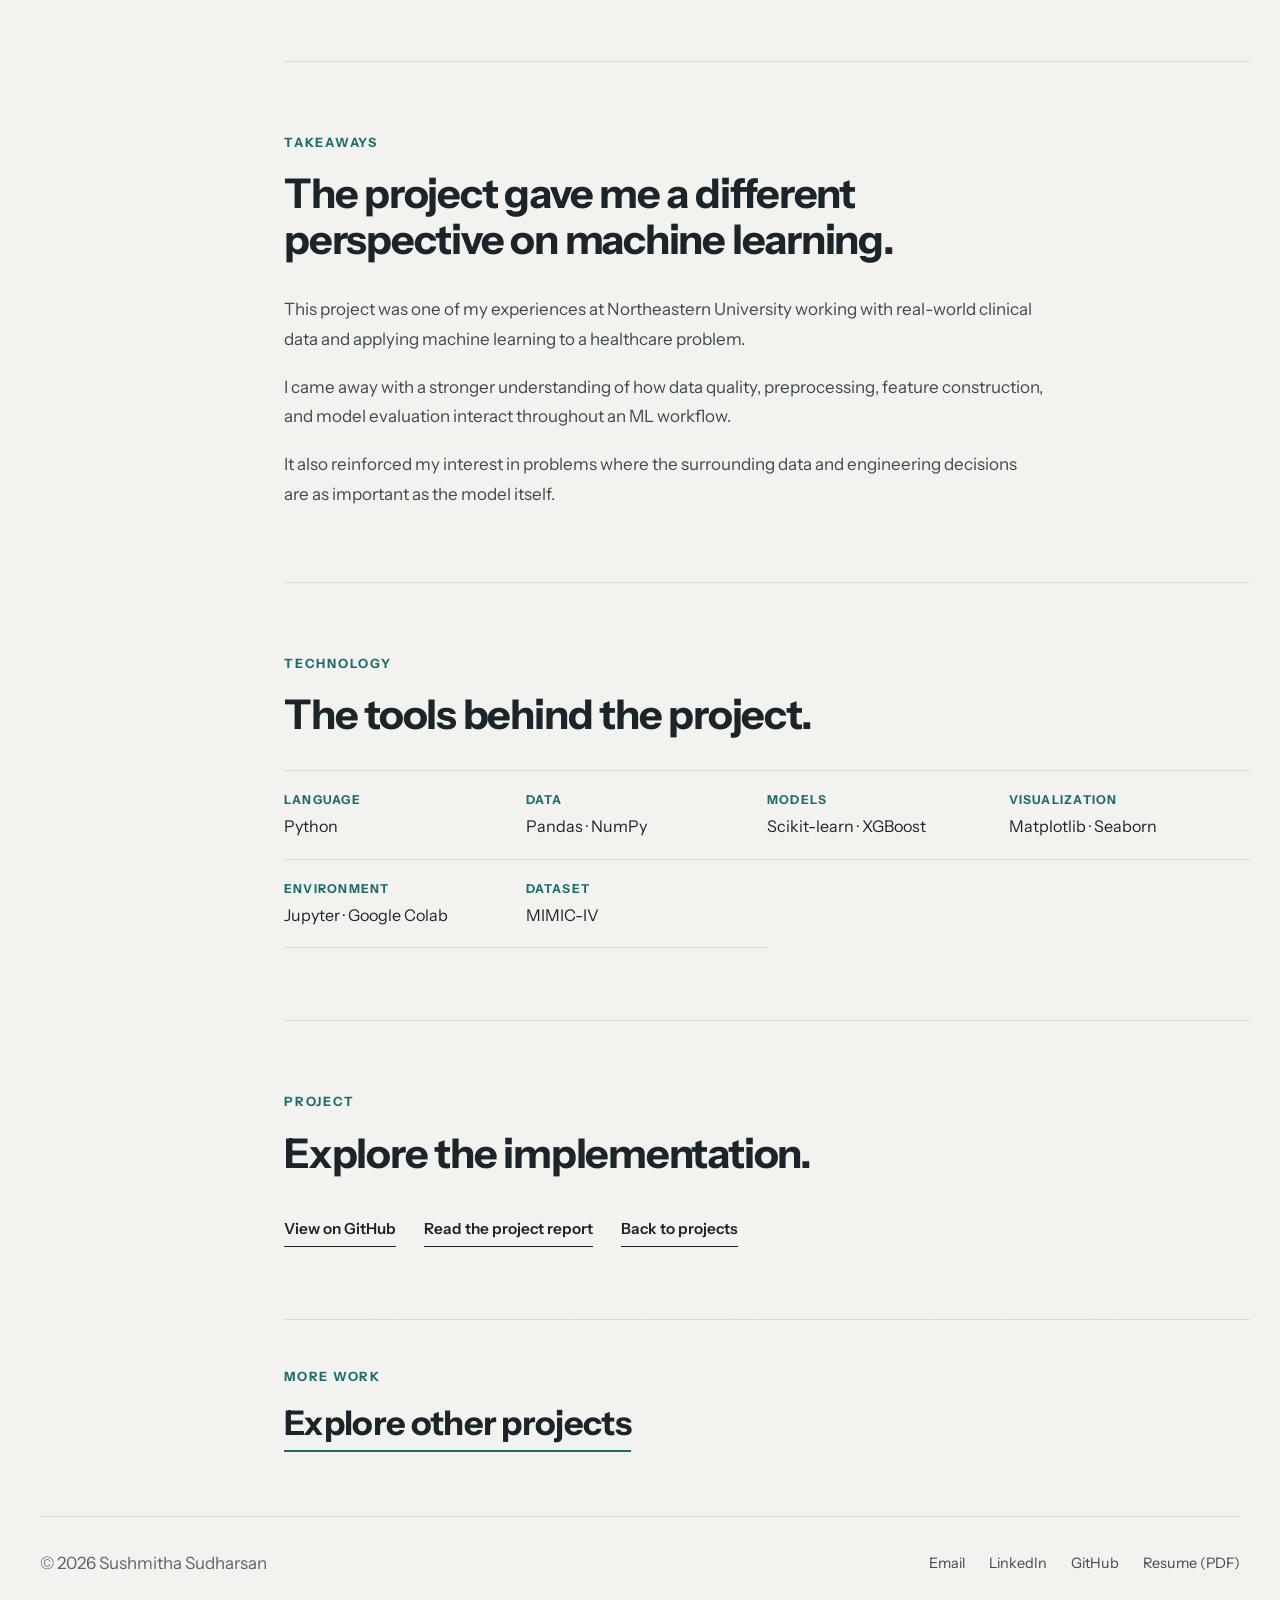
<file: projects/icu-prediction/index.html>
<!doctype html>
<html lang="en">

<head>
  <meta charset="UTF-8" />
    <meta name="referrer" content="strict-origin-when-cross-origin" />
  <meta name="viewport" content="width=device-width, initial-scale=1.0" />

  <title>ICU Mortality &amp; Length-of-Stay Prediction | Sushmitha Sudharsan</title>
    <meta name="description" content="A machine learning project using MIMIC-IV clinical data to predict ICU mortality and length of stay from the first 24 hours of admission." />
    <link rel="canonical" href="https://sushmithasudharsan.github.io/projects/icu-prediction/" />
    <meta property="og:type" content="website" />
    <meta property="og:title" content="ICU Mortality &amp; Length-of-Stay Prediction | Sushmitha Sudharsan" />
    <meta property="og:description" content="A machine learning project using MIMIC-IV clinical data to predict ICU mortality and length of stay from the first 24 hours of admission." />
    <meta property="og:url" content="https://sushmithasudharsan.github.io/projects/icu-prediction/" />
    <meta property="og:image" content="https://sushmithasudharsan.github.io/assets/og/icu-prediction.png" />
    <meta property="og:image:width" content="1200" />
    <meta property="og:image:height" content="630" />
    <meta name="twitter:card" content="summary_large_image" />
    <meta property="og:site_name" content="Sushmitha Sudharsan" />
    <link rel="icon" type="image/svg+xml" href="/assets/favicon.svg" />

  

  <link rel="stylesheet" href="/css/style.css" />
</head>

<body class="case-study">

  <!-- Navigation -->
  <header>
      <nav>
        <a href="/" class="logo">Sushmitha Sudharsan</a>

        <div class="nav-right">
          <ul class="nav-links" id="site-navigation">
            <li><a href="/about/">About</a></li>
            <li><a href="/projects/">Projects</a></li>
            <li><a href="/resume/">Resume</a></li>
            <li><a href="/contact/">Contact</a></li>
          </ul>

          <button class="theme-toggle" type="button" aria-label="Toggle theme">
            <svg class="icon-sun" viewBox="0 0 24 24" fill="none" stroke="currentColor" stroke-width="1.5" aria-hidden="true"><circle cx="12" cy="12" r="4"/><path d="M12 2v2M12 20v2M4.2 4.2l1.4 1.4M18.4 18.4l1.4 1.4M2 12h2M20 12h2M4.2 19.8l1.4-1.4M18.4 5.6l1.4-1.4"/></svg>
            <svg class="icon-moon" viewBox="0 0 24 24" fill="none" stroke="currentColor" stroke-width="1.5" aria-hidden="true"><path d="M21 12.8A9 9 0 1 1 11.2 3 7 7 0 0 0 21 12.8Z"/></svg>
          </button>

          <button class="nav-toggle" type="button" aria-label="Open navigation menu" aria-expanded="false" aria-controls="site-navigation">
            <span></span><span></span><span></span>
          </button>
        </div>
      </nav>
    </header>

  <main>

    <!-- Project Hero -->
    <section class="project-detail-hero">

      <p class="section-label">HEALTHCARE ML · EHR ANALYTICS</p>

      <h1>ICU Mortality &amp; Length-of-Stay Prediction</h1>

      <p class="project-detail-intro">
        Exploring how machine learning can use the first 24 hours of
        clinical data to predict ICU mortality and length of stay.
      </p>

      <div class="project-meta">
          <div class="project-meta-item">
            <span>TEAM</span>
            <p>2 members</p>
          </div>
          <div class="project-meta-item">
            <span>MY ROLE</span>
            <p>Length-of-stay model</p>
          </div>
          <div class="project-meta-item">
            <span>CONTEXT</span>
            <p>Northeastern coursework</p>
          </div>
          <div class="project-meta-item">
            <span>STACK</span>
            <p>Python · Pandas · Scikit-learn · XGBoost · MIMIC-IV</p>
          </div>
        </div>

        <div class="project-detail-links">

        <a
          href="https://github.com/SushmithaSudharsan/icu-mortality-prediction-using-ehr-data"
          target="_blank"
          rel="noopener noreferrer"
          class="text-link"
        >
          View on GitHub
        </a>

        <a
          href="https://github.com/SushmithaSudharsan/icu-mortality-prediction-using-ehr-data/blob/main/Final_Project%20Report.pdf"
          target="_blank"
          rel="noopener noreferrer"
          class="text-link"
        >
          Read project report
        </a>

        <a href="/projects/" class="text-link">
          Back to projects
        </a>

      </div>

    </section>

      <!-- WHAT I BUILT -->
      <section class="built-box" aria-label="Summary">
        <p class="section-label">WHAT I BUILT</p>
        <dl class="built-list">
          <div><dt>The problem</dt><dd>Using only the first 24 hours of ICU data to predict which patients are at risk and how long they will stay.</dd></div>
          <div><dt>What I built</dt><dd>The length-of-stay regression models for patients who survived, built from first-24-hour clinical features.</dd></div>
          <div><dt>Result</dt><dd>All four regressors predicted length of stay within the 1-day MAE target (0.94&ndash;0.96 days). We chose Elastic Net for its simplicity and better generalization.</dd></div>
        </dl>
      </section>

      <!-- ARCHITECTURE -->
      <section class="case-figures">
        <p class="section-label">ARCHITECTURE</p>
        <figure class="case-figure">
          <a href="/assets/images/icu-pipeline.svg" target="_blank" rel="noopener noreferrer">
            <img src="/assets/images/icu-pipeline.svg" alt="ICU prediction pipeline. MIMIC-IV data with about 94,000 ICU admissions is loaded in chunks, merged and preprocessed, then split into mortality classification and length-of-stay regression for survivors, which was my part." width="1200" height="600" loading="lazy" />
          </a>
          <figcaption>One shared data pipeline feeds two tasks. My part was the length-of-stay regression, highlighted in teal.</figcaption>
        </figure>
      </section>


    <!-- The Problem -->
    <section class="project-story">

      <div class="project-section-heading">

        <p class="section-label">THE PROBLEM</p>

        <h2>
          How much can we predict from the first 24 hours of an ICU stay?
        </h2>

      </div>

      <div class="project-section-content">

        <p>
          This project explored the use of machine learning to predict
          important ICU outcomes using information available during the
          first 24 hours of admission.
        </p>

        <p>
          The project focused on two related problems: predicting
          in-hospital ICU mortality and predicting length of stay among
          patients who survived.
        </p>

        <p>
          The underlying data came from MIMIC-IV, a large electronic
          health record dataset containing clinical information from
          ICU patients.
        </p>

        <p>
          This created a practical machine learning challenge: the
          information was distributed across large clinical tables,
          contained missing values, and included many different types
          of measurements that needed to be prepared before modeling.
        </p>

      </div>

    </section>


    <!-- The Approach -->
    <section class="project-story project-story-reverse">

      <div class="project-section-heading">

        <p class="section-label">THE APPROACH</p>

        <h2>
          We treated mortality and length of stay as two different
          prediction problems.
        </h2>

      </div>

      <div class="project-section-content">

        <p>
          The mortality task was formulated as a classification problem,
          while length of stay was treated as a regression problem among
          surviving patients.
        </p>

        <div class="project-detail-block">

          <h3>01 · Mortality prediction</h3>

          <p>
            The objective was to predict in-hospital ICU mortality using
            clinical information available during the first 24 hours.
          </p>

        </div>

        <div class="project-detail-block">

          <h3>02 · Length of stay</h3>

          <p>
            Among surviving patients, the project examined ICU length
            of stay and the prediction of short stays of seven days or less.
          </p>

        </div>

        <p>
          The two tasks allowed us to compare different modeling approaches
          while working from the same early clinical window.
        </p>

      </div>

    </section>


    <!-- Data Preparation -->
    <section class="project-section">

      <div class="project-section-heading">

        <p class="section-label">DATA PREPARATION</p>

        <h2>
          Most of the work started before the models were trained.
        </h2>

      </div>

      <div class="project-section-content">

        <p>
          MIMIC-IV contains large clinical event tables, so some of the
          data had to be processed in chunks before it could be used for
          modeling.
        </p>

        <p>
          Clinical, demographic, and diagnostic information was combined
          using patient and admission identifiers to create the modeling
          dataset.
        </p>

        <p>
          The preprocessing workflow included filtering the study
          population, checking physiological plausibility, handling
          missing values through imputation, encoding categorical
          variables, and preparing the features for the two prediction
          tasks.
        </p>

        <div class="project-detail-block">

          <h3>Building the modeling dataset</h3>

          <p>
            The goal was to create a consistent representation of the
            patient's early ICU state while avoiding information that
            would only become available later in the admission.
          </p>

        </div>

      </div>

    </section>


    <!-- How It Works -->
    <section class="project-section">

      <div class="project-section-heading">

        <p class="section-label">HOW IT WORKS</p>

        <h2>
          From clinical records to model predictions.
        </h2>

      </div>

      <div class="architecture">

        <div class="architecture-step">

          <div class="architecture-number">01</div>

          <div class="architecture-title">CLINICAL DATA</div>

          <div class="architecture-description">
            MIMIC-IV clinical records provided demographic, diagnostic,
            laboratory, and physiological information.
          </div>

        </div>

        <div class="architecture-step">

          <div class="architecture-number">02</div>

          <div class="architecture-title">DATA PREPARATION</div>

          <div class="architecture-description">
            Large event tables were processed and relevant information
            was combined using patient and admission identifiers.
          </div>

        </div>

        <div class="architecture-step">

          <div class="architecture-number">03</div>

          <div class="architecture-title">PREPROCESSING</div>

          <div class="architecture-description">
            Missing values, categorical variables, implausible values,
            and study-population filters were handled before modeling.
          </div>

        </div>

        <div class="architecture-step">

          <div class="architecture-number">04</div>

          <div class="architecture-title">FEATURES</div>

          <div class="architecture-description">
            Clinical variables from the first 24 hours were transformed
            into features for classification and regression.
          </div>

        </div>

        <div class="architecture-step">

          <div class="architecture-number">05</div>

          <div class="architecture-title">MODELING</div>

          <div class="architecture-description">
            Multiple classification and regression models were trained
            and compared.
          </div>

        </div>

        <div class="architecture-step">

          <div class="architecture-number">06</div>

          <div class="architecture-title">EVALUATION</div>

          <div class="architecture-description">
            Models were evaluated using ROC-AUC for mortality and
            MAE and related regression metrics for length of stay.
          </div>

        </div>

      </div>

    </section>


    <!-- Modeling -->
    <section class="project-story">

      <div class="project-section-heading">

        <p class="section-label">MODELING</p>

        <h2>
          Comparing different models rather than relying on one approach.
        </h2>

      </div>

      <div class="project-section-content">

        <div class="project-detail-block">

          <h3>Mortality prediction</h3>

          <p>
            We compared Logistic Regression, Random Forest, XGBoost,
            and a Multi-Layer Perceptron for the mortality classification
            task.
          </p>

        </div>

        <div class="project-detail-block">

          <h3>Length of stay prediction</h3>

          <p>
            For length-of-stay prediction, we evaluated Elastic Net,
            KNN, Random Forest, and XGBoost among surviving patients.
          </p>

        </div>

        <p>
          Comparing several models made it possible to evaluate how
          different algorithms handled the same clinical feature space
          and prediction objectives.
        </p>

      </div>

    </section>


    <!-- Results -->
    <section class="project-section">

      <div class="project-section-heading">

        <p class="section-label">RESULTS</p>

        <h2>
          Early clinical information showed measurable predictive signal.
        </h2>

      </div>

      <div class="project-section-content">

        <p>
          For mortality prediction, XGBoost achieved an ROC-AUC of
          <strong>0.90</strong>.
        </p>

        <p>
          For length-of-stay prediction, the evaluated models produced
          MAE values between <strong>0.94 and 0.96 days</strong>.
        </p>

        

      <div class="results-charts">
        <figure class="case-figure">
          <a href="/assets/images/icu-mortality-models.svg" target="_blank" rel="noopener noreferrer">
            <img src="/assets/images/icu-mortality-models.svg" alt="Mortality prediction results. ROC-AUC: Logistic Regression 0.87, Random Forest 0.89, XGBoost 0.90, MLP 0.89. Recall: 0.90, 0.95, 0.92, 0.91. F1: 0.42, 0.39, 0.44, 0.43. XGBoost was chosen." width="877" height="298" loading="lazy" />
          </a>
          <figcaption>Mortality: XGBoost had the best AUC (0.90), above the 0.85 target. F1 stays low for every model because deaths are rare.</figcaption>
        </figure>
        <figure class="case-figure">
          <a href="/assets/images/icu-los-models.svg" target="_blank" rel="noopener noreferrer">
            <img src="/assets/images/icu-los-models.svg" alt="Length-of-stay results for survivors. MAE in days: Elastic Net 0.96, KNN 0.96, Random Forest 0.95, XGBoost 0.94. RMSE: 1.29, 1.31, 1.23, 1.27. R squared: 0.15, 0.13, 0.17, 0.18. Elastic Net was chosen." width="877" height="298" loading="lazy" />
          </a>
          <figcaption>Length of stay (my part): all four models met the 1-day MAE target. Elastic Net was within 0.02 days of the best and simpler, so we chose it.</figcaption>
        </figure>
        </div>

      </div>

    </section>


    <!-- Important Features -->
    <section class="project-story project-story-reverse">

      <div class="project-section-heading">

        <p class="section-label">FEATURES</p>

        <h2>
          Which clinical variables carried useful predictive information?
        </h2>

      </div>

      <div class="project-section-content">

        <p>
          The analysis identified several variables among the important
          predictors for the mortality and length-of-stay tasks.
        </p>

        <div class="project-flow">

          <div class="project-flow-item">
            <span>01</span>
            <p>GCS measurements</p>
          </div>

          <div class="project-flow-item">
            <span>02</span>
            <p>Respiratory failure</p>
          </div>

          <div class="project-flow-item">
            <span>03</span>
            <p>Sepsis</p>
          </div>

          <div class="project-flow-item">
            <span>04</span>
            <p>Urea nitrogen</p>
          </div>

          <div class="project-flow-item">
            <span>05</span>
            <p>Age and heart rate</p>
          </div>

          <div class="project-flow-item">
            <span>06</span>
            <p>Hematocrit</p>
          </div>

        </div>

      </div>

    </section>


    <!-- Challenges -->
    <section class="project-section">

      <div class="project-section-heading">

        <p class="section-label">CHALLENGES</p>

        <h2>
          The hardest part was working with the structure of clinical data.
        </h2>

      </div>

      <div class="project-section-content">

        <p>
          One of the main challenges was handling the scale and structure
          of the MIMIC-IV dataset. Clinical information was distributed
          across different tables and contained a large number of records.
        </p>

        <p>
          Missing values were another important consideration. Clinical
          measurements are not necessarily recorded at the same frequency
          for every patient, so the preprocessing workflow had to account
          for incomplete observations.
        </p>

        <p>
          These challenges reinforced the importance of understanding
          the data-generating process before choosing a modeling approach.
        </p>

      </div>

    </section>


    <!-- What I Learned -->
    <section class="project-story project-story-reverse">

      <div class="project-section-heading">

        <p class="section-label">WHAT I LEARNED</p>

        <h2>
          In healthcare ML, the modeling is only one part of the problem.
        </h2>

      </div>

      <div class="project-section-content">

        <p>
          Working with EHR data made the importance of preprocessing much
          more concrete for me. Large clinical datasets are not immediately
          ready for machine learning, and decisions around filtering,
          imputation, feature construction, and data selection can strongly
          influence the final results.
        </p>

        <p>
          The project also gave me experience comparing classification
          and regression approaches while thinking about model performance
          within a specific application context.
        </p>

        <p>
          More broadly, it reinforced an idea that has continued into my
          other ML work: understanding the data and the system around a
          model matters just as much as choosing the model itself.
        </p>

      </div>

    </section>


    <!-- What I Would Build Next -->
    <section class="project-section">

      <div class="project-section-heading">

        <p class="section-label">WHAT I WOULD BUILD NEXT</p>

        <h2>
          There is still a lot more information that could be explored.
        </h2>

      </div>

      <div class="project-section-content">

        <div class="project-detail-block">

          <h3>Patient subgroups</h3>

          <p>
            Explore how model performance and important predictors vary
            across different patient subgroups.
          </p>

        </div>

        <div class="project-detail-block">

          <h3>Time-series modeling</h3>

          <p>
            Move beyond aggregated early measurements and explore the
            temporal patterns within ICU observations.
          </p>

        </div>

        <div class="project-detail-block">

          <h3>Unstructured clinical notes</h3>

          <p>
            Incorporate clinical text using NLP to investigate whether
            information outside structured EHR variables improves prediction.
          </p>

        </div>

        <div class="project-detail-block">

          <h3>More detailed length-of-stay modeling</h3>

          <p>
            Explore additional LOS categories and alternative modeling
            strategies beyond the short-stay formulation.
          </p>

        </div>

      </div>

    </section>


    <!-- Takeaways -->
    <section class="project-story project-story-reverse">

      <div class="project-section-heading">

        <p class="section-label">TAKEAWAYS</p>

        <h2>
          The project gave me a different perspective on machine learning.
        </h2>

      </div>

      <div class="project-section-content">

        <p>
          This project was one of my experiences at Northeastern University
          working with real-world clinical data and applying machine learning
          to a healthcare problem.
        </p>

        <p>
          I came away with a stronger understanding of how data quality,
          preprocessing, feature construction, and model evaluation interact
          throughout an ML workflow.
        </p>

        <p>
          It also reinforced my interest in problems where the surrounding
          data and engineering decisions are as important as the model itself.
        </p>

      </div>

    </section>


    <!-- Technology -->
    <section class="project-stack">
        <div class="project-section-heading">
          <p class="section-label">TECHNOLOGY</p>
          <h2>The tools behind the project.</h2>
        </div>

        <div class="stack-grid">
          <div class="stack-item">
            <span>LANGUAGE</span>
            <p>Python</p>
          </div>
          <div class="stack-item">
            <span>DATA</span>
            <p>Pandas · NumPy</p>
          </div>
          <div class="stack-item">
            <span>MODELS</span>
            <p>Scikit-learn · XGBoost</p>
          </div>
          <div class="stack-item">
            <span>VISUALIZATION</span>
            <p>Matplotlib · Seaborn</p>
          </div>
          <div class="stack-item">
            <span>ENVIRONMENT</span>
            <p>Jupyter · Google Colab</p>
          </div>
          <div class="stack-item">
            <span>DATASET</span>
            <p>MIMIC-IV</p>
          </div>
        </div>
      </section>

<!-- Project End -->
    <section class="project-end">
        <p class="section-label">PROJECT</p>
        <h2>Explore the implementation.</h2>

        <div class="project-detail-links">
          <a href="https://github.com/SushmithaSudharsan/icu-mortality-prediction-using-ehr-data" class="text-link" target="_blank" rel="noopener noreferrer">View on GitHub</a>
          <a href="https://github.com/SushmithaSudharsan/icu-mortality-prediction-using-ehr-data/blob/main/Final_Project%20Report.pdf" class="text-link" target="_blank" rel="noopener noreferrer">Read the project report</a>
          <a href="/projects/" class="text-link">Back to projects</a>
        </div>
      </section>

  
      <!-- NEXT PROJECT -->
      <div class="next-project">
        <span class="section-label">MORE WORK</span>
        <a href="/projects/#more-projects">Explore other projects</a>
      </div>
    </main>

  <footer>
      <div class="footer-content">
        <p>&copy; 2026 Sushmitha Sudharsan</p>

        <div class="footer-links">
          <a href="/contact/" data-email-link>Email</a>
          <a href="https://www.linkedin.com/in/sushmitha-sudharsan-2101/" target="_blank" rel="noopener noreferrer">LinkedIn</a>
          <a href="https://github.com/SushmithaSudharsan" target="_blank" rel="noopener noreferrer">GitHub</a>
          <a href="/assets/Sushmitha_AIML_Resume.pdf" target="_blank" rel="noopener noreferrer">Resume (PDF)</a>
        </div>
      </div>
    </footer>

  <script src="/js/script.js"></script>

</body>

</html>
</file>
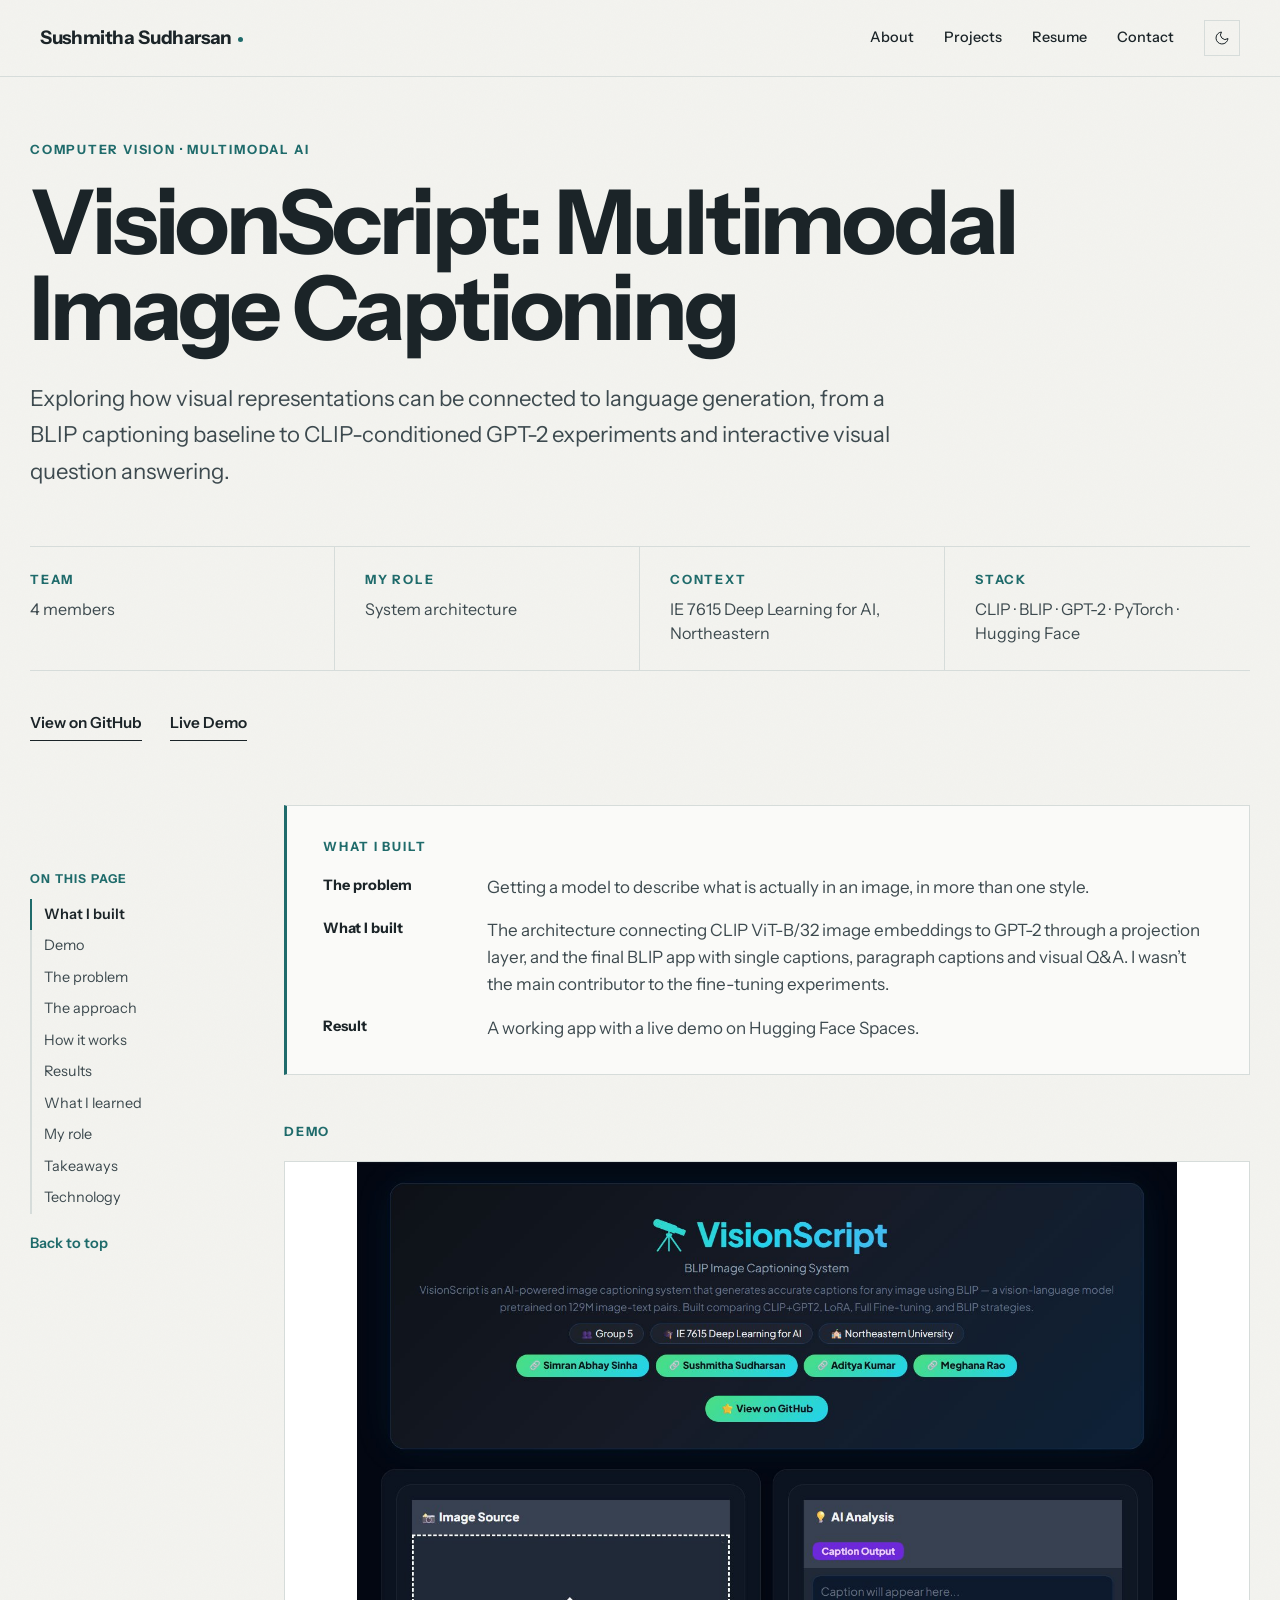
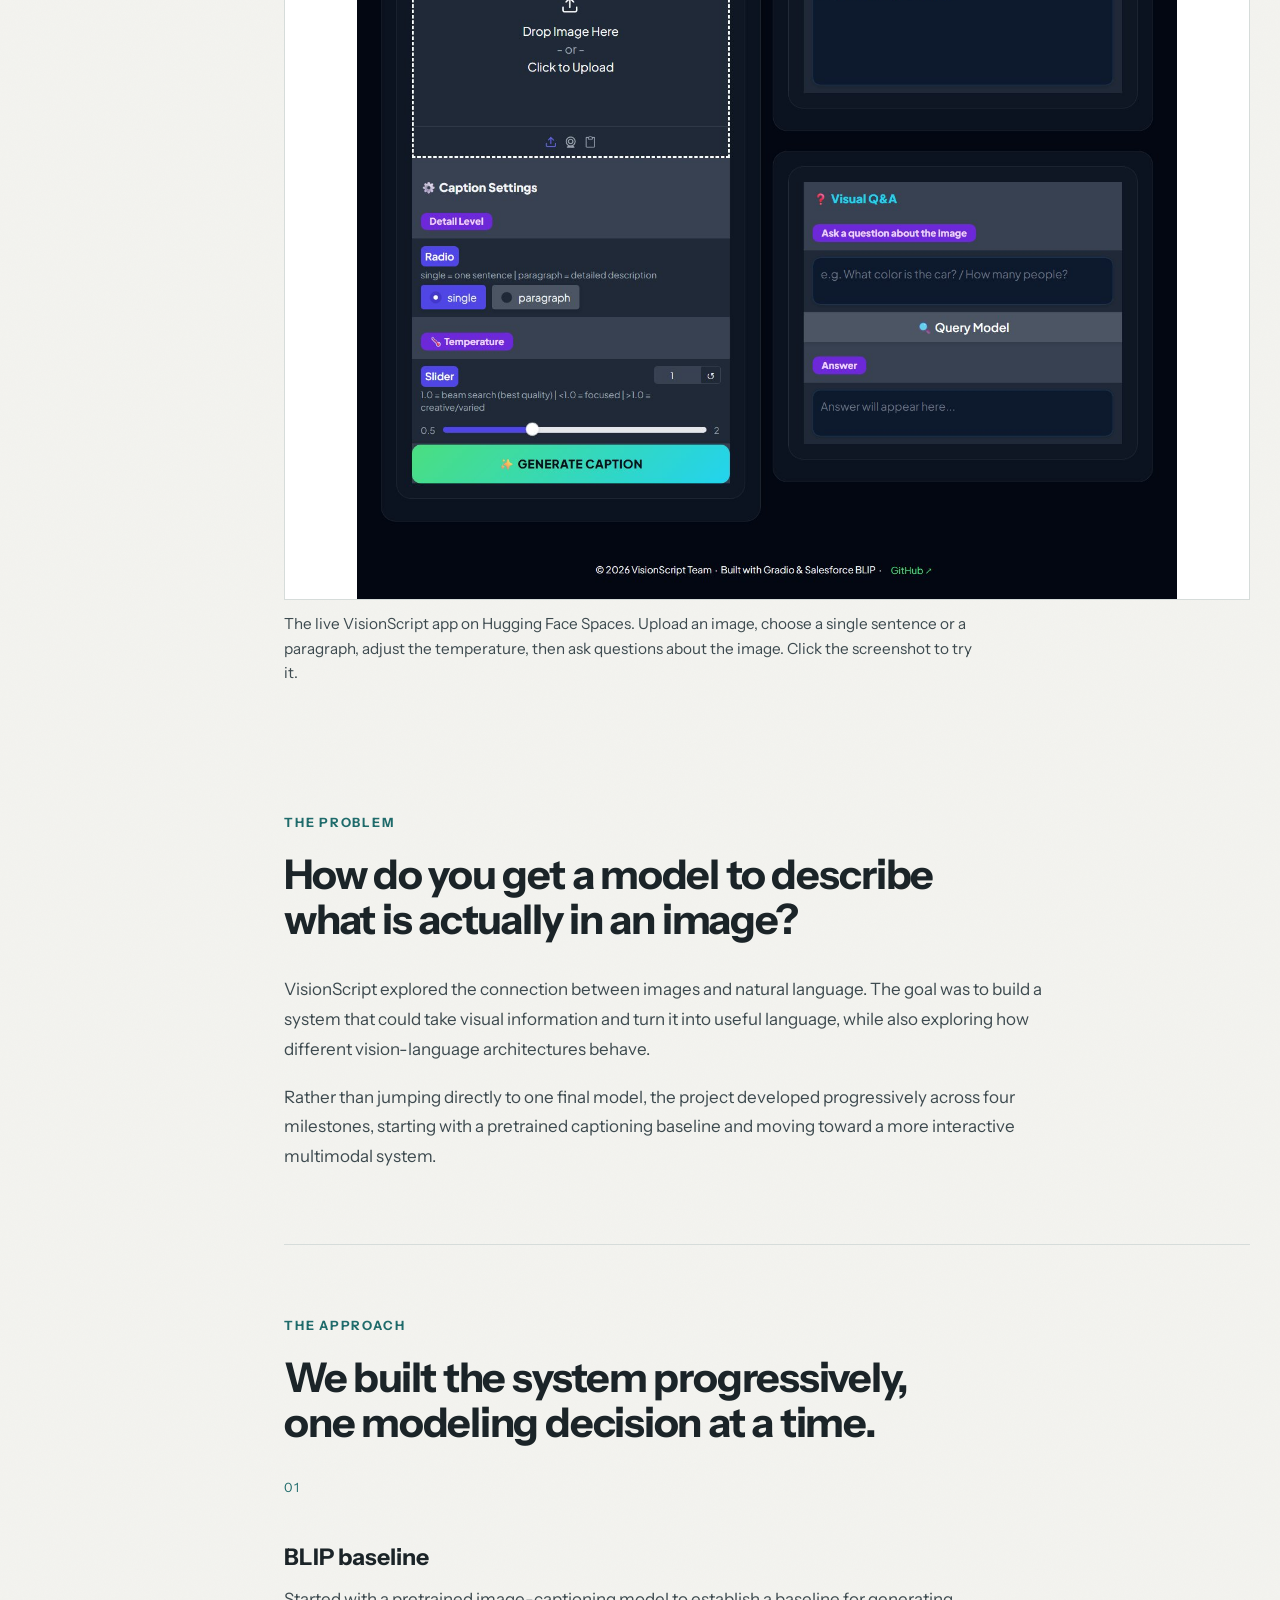
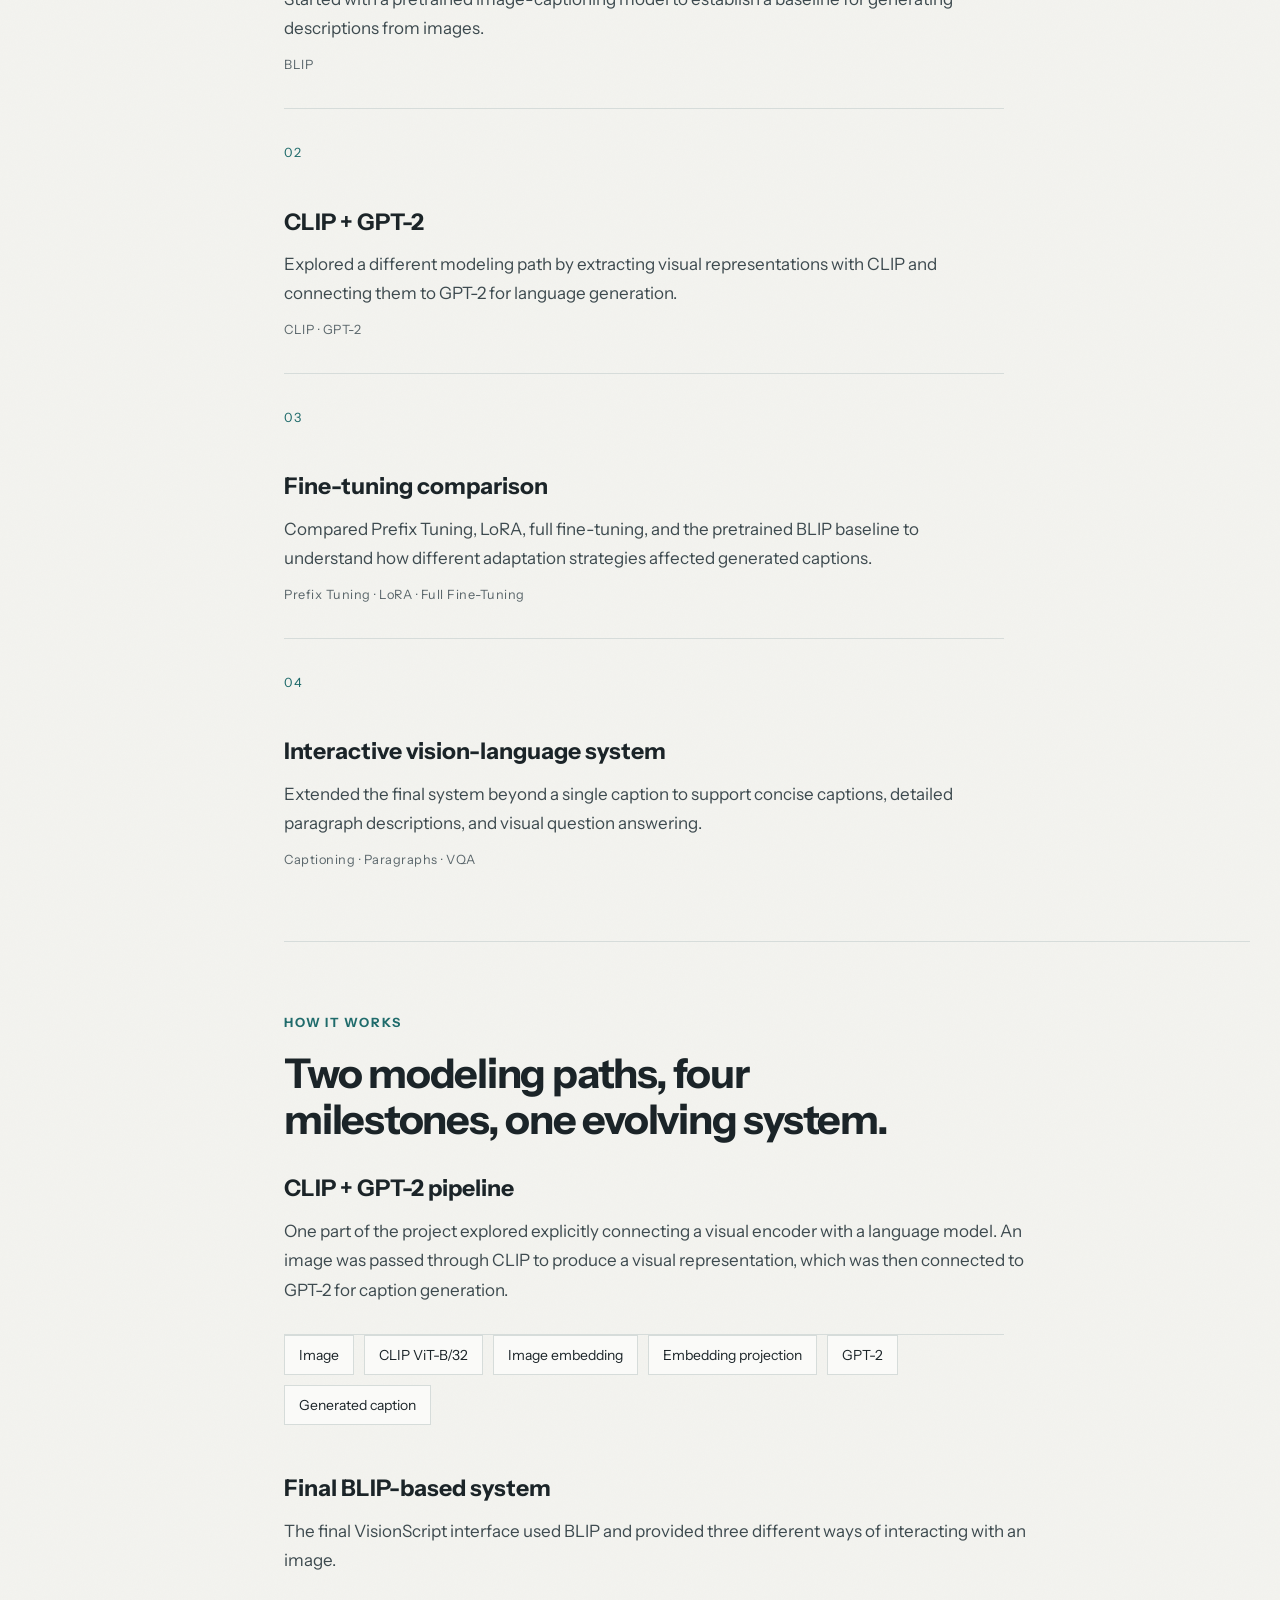
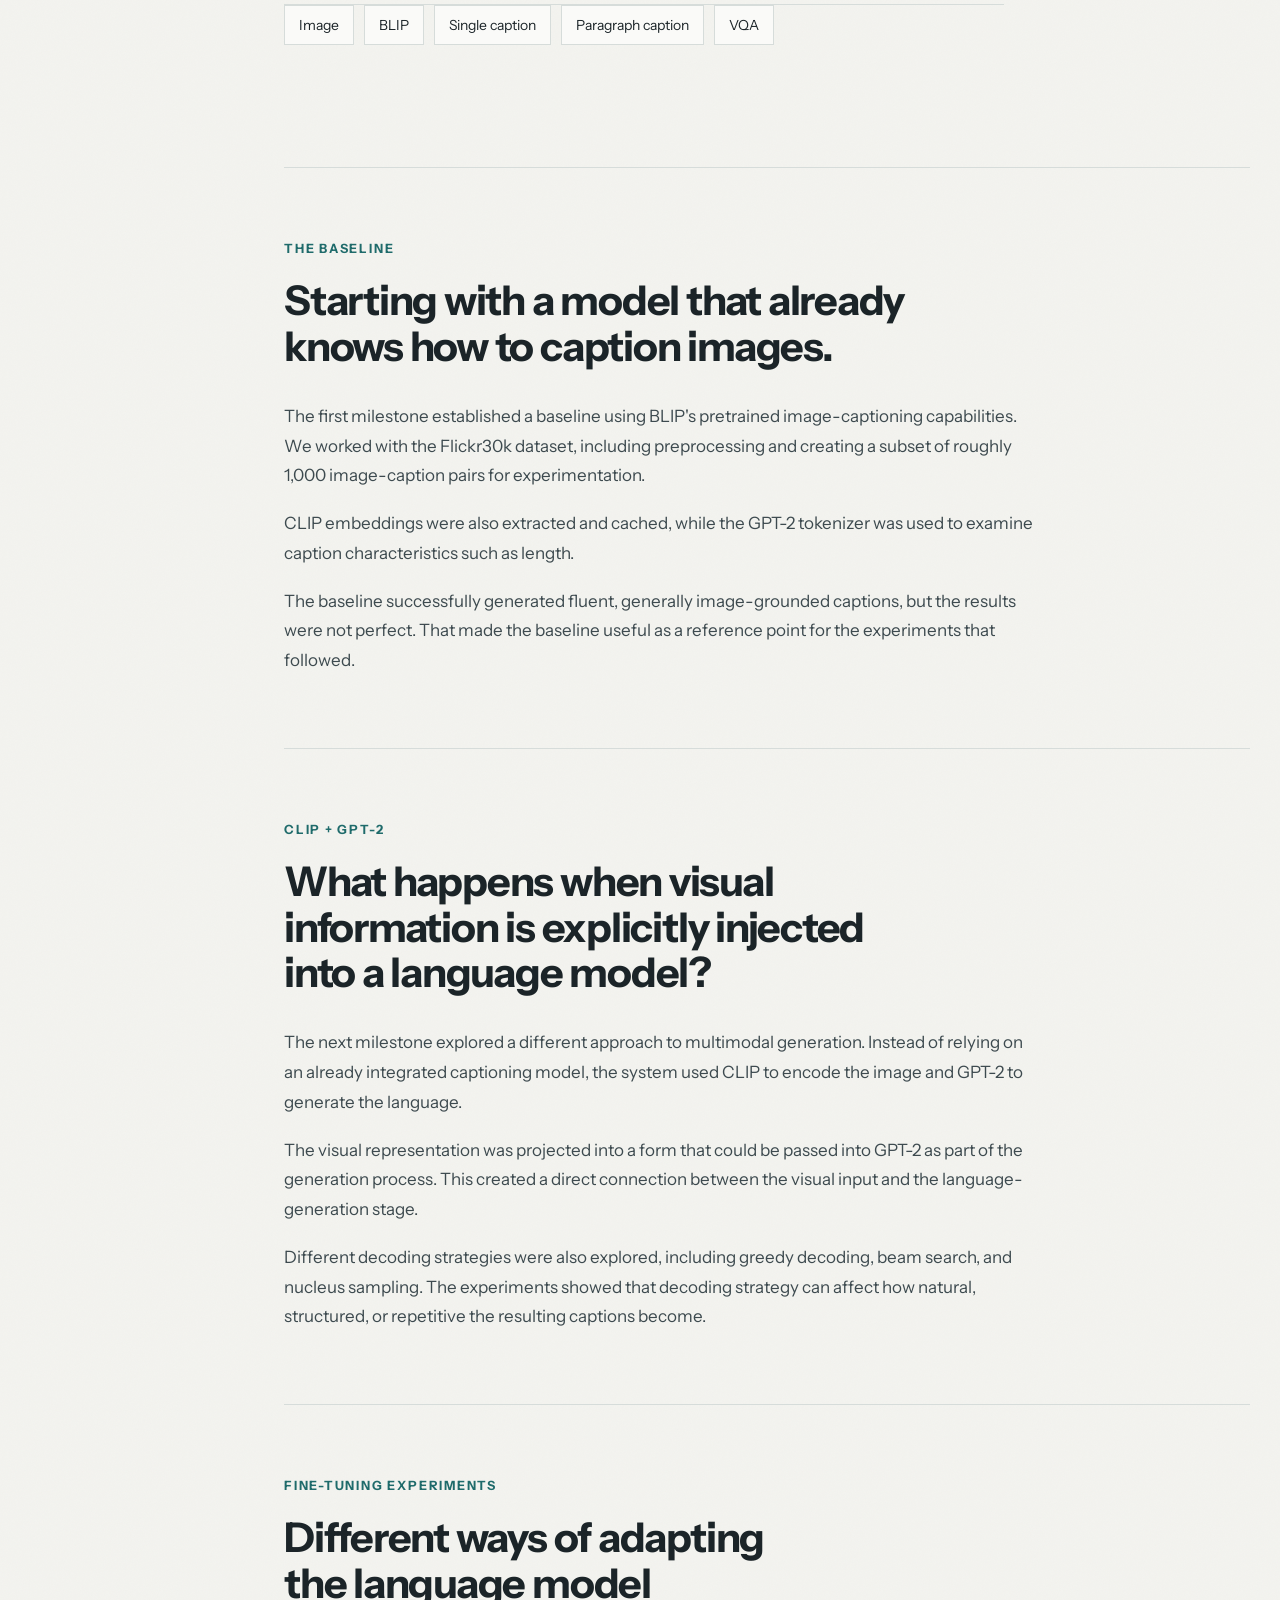
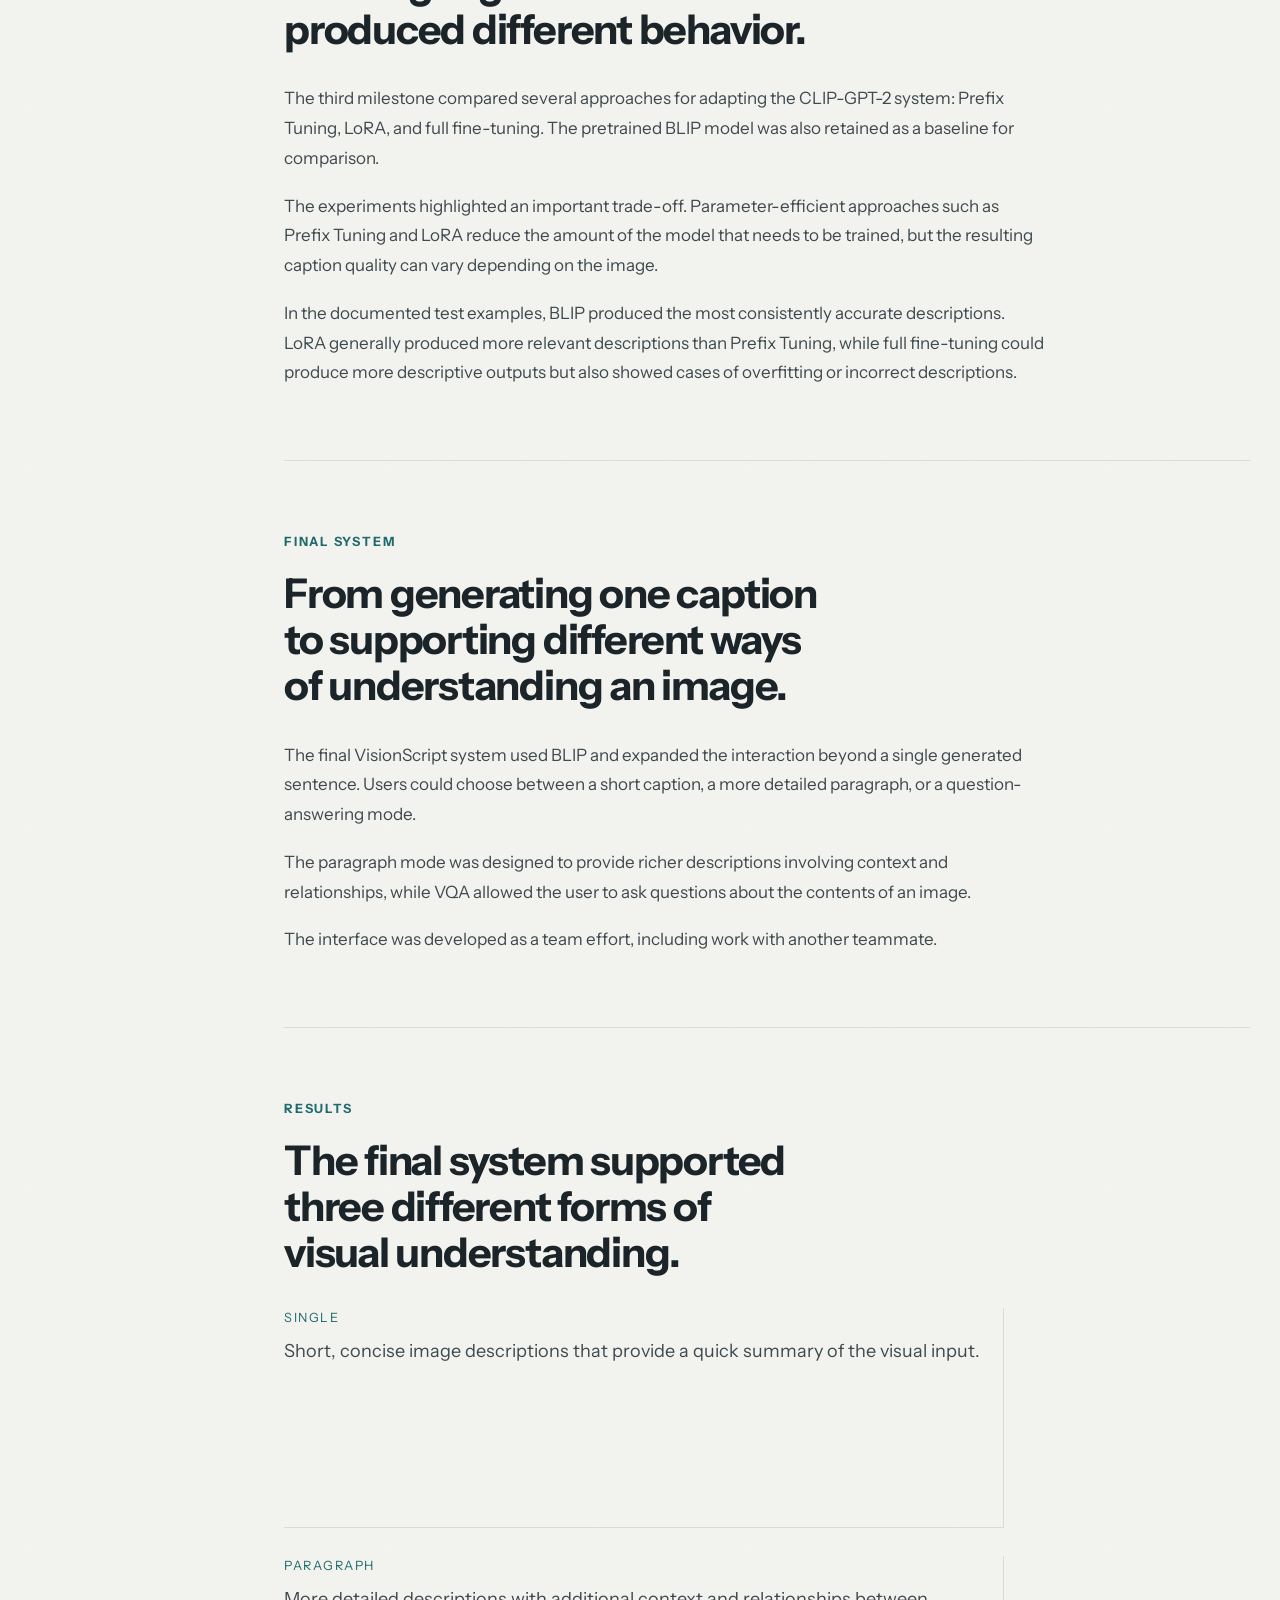
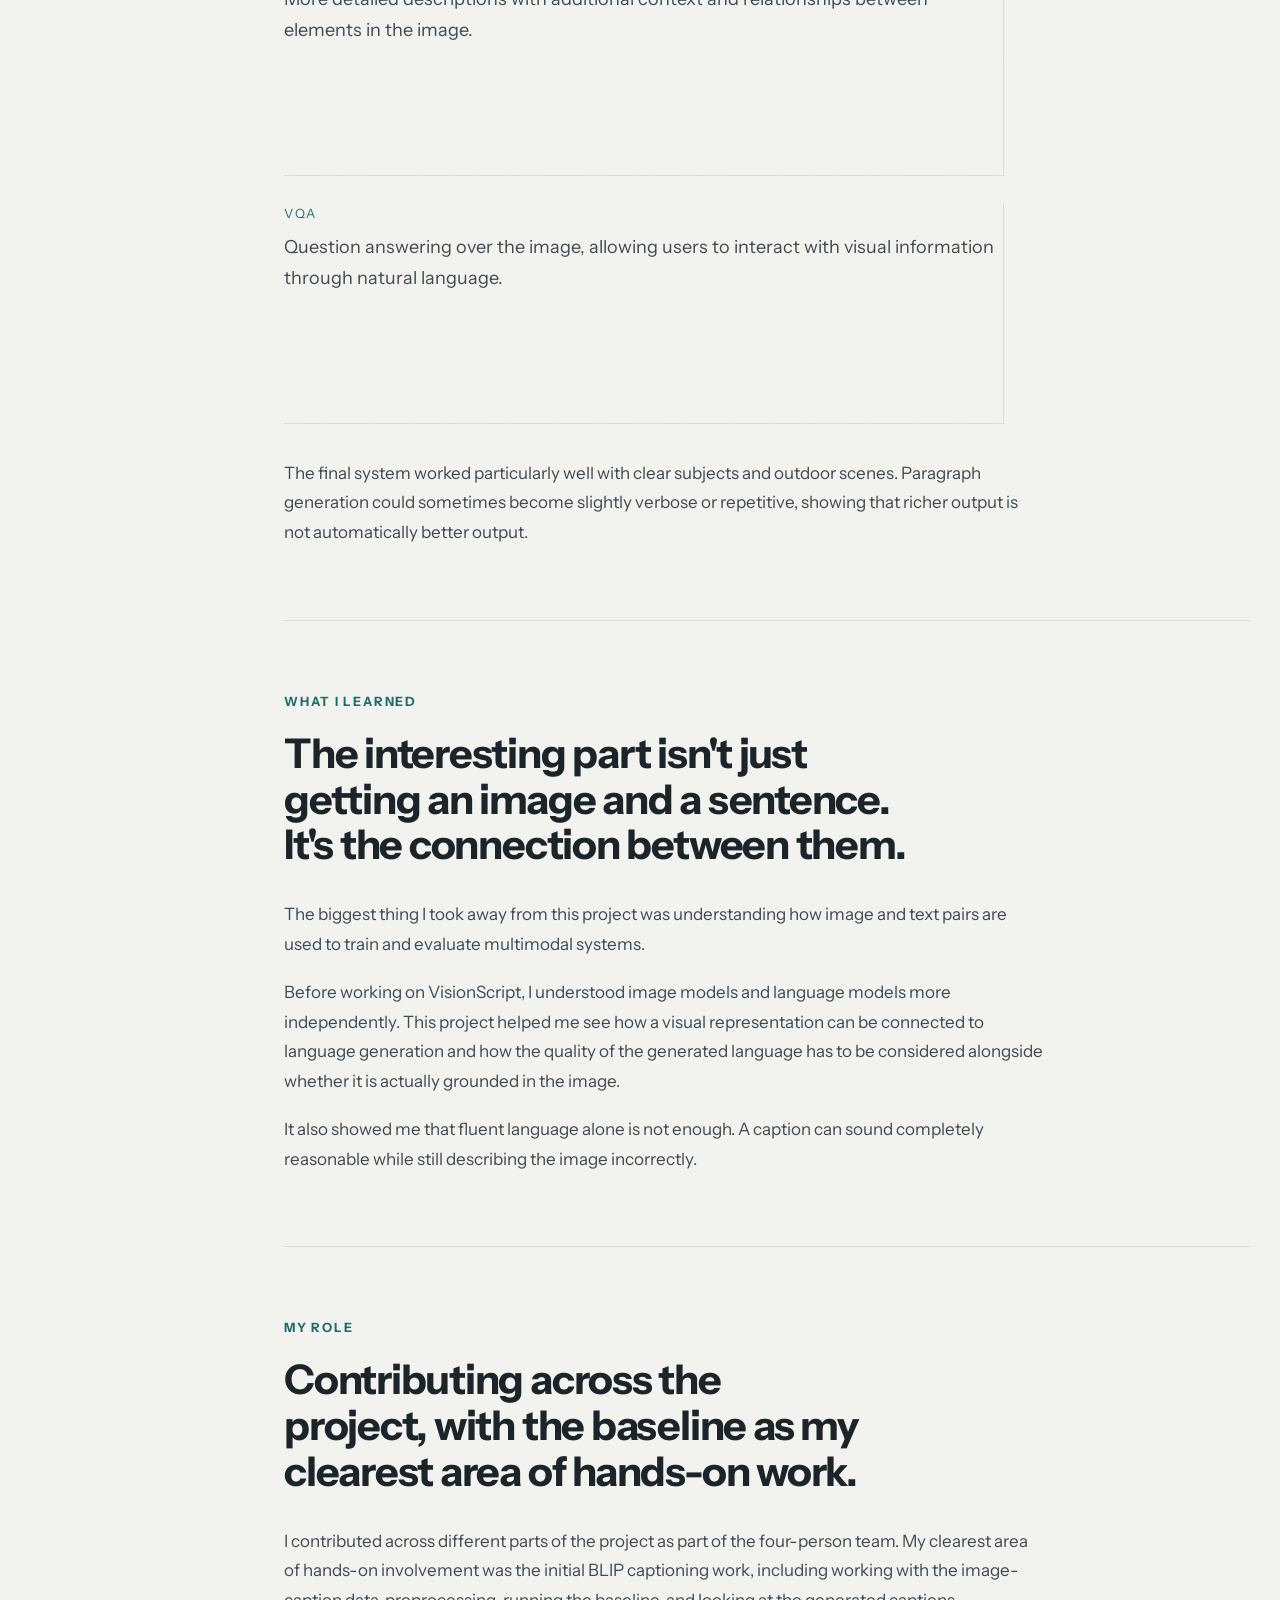
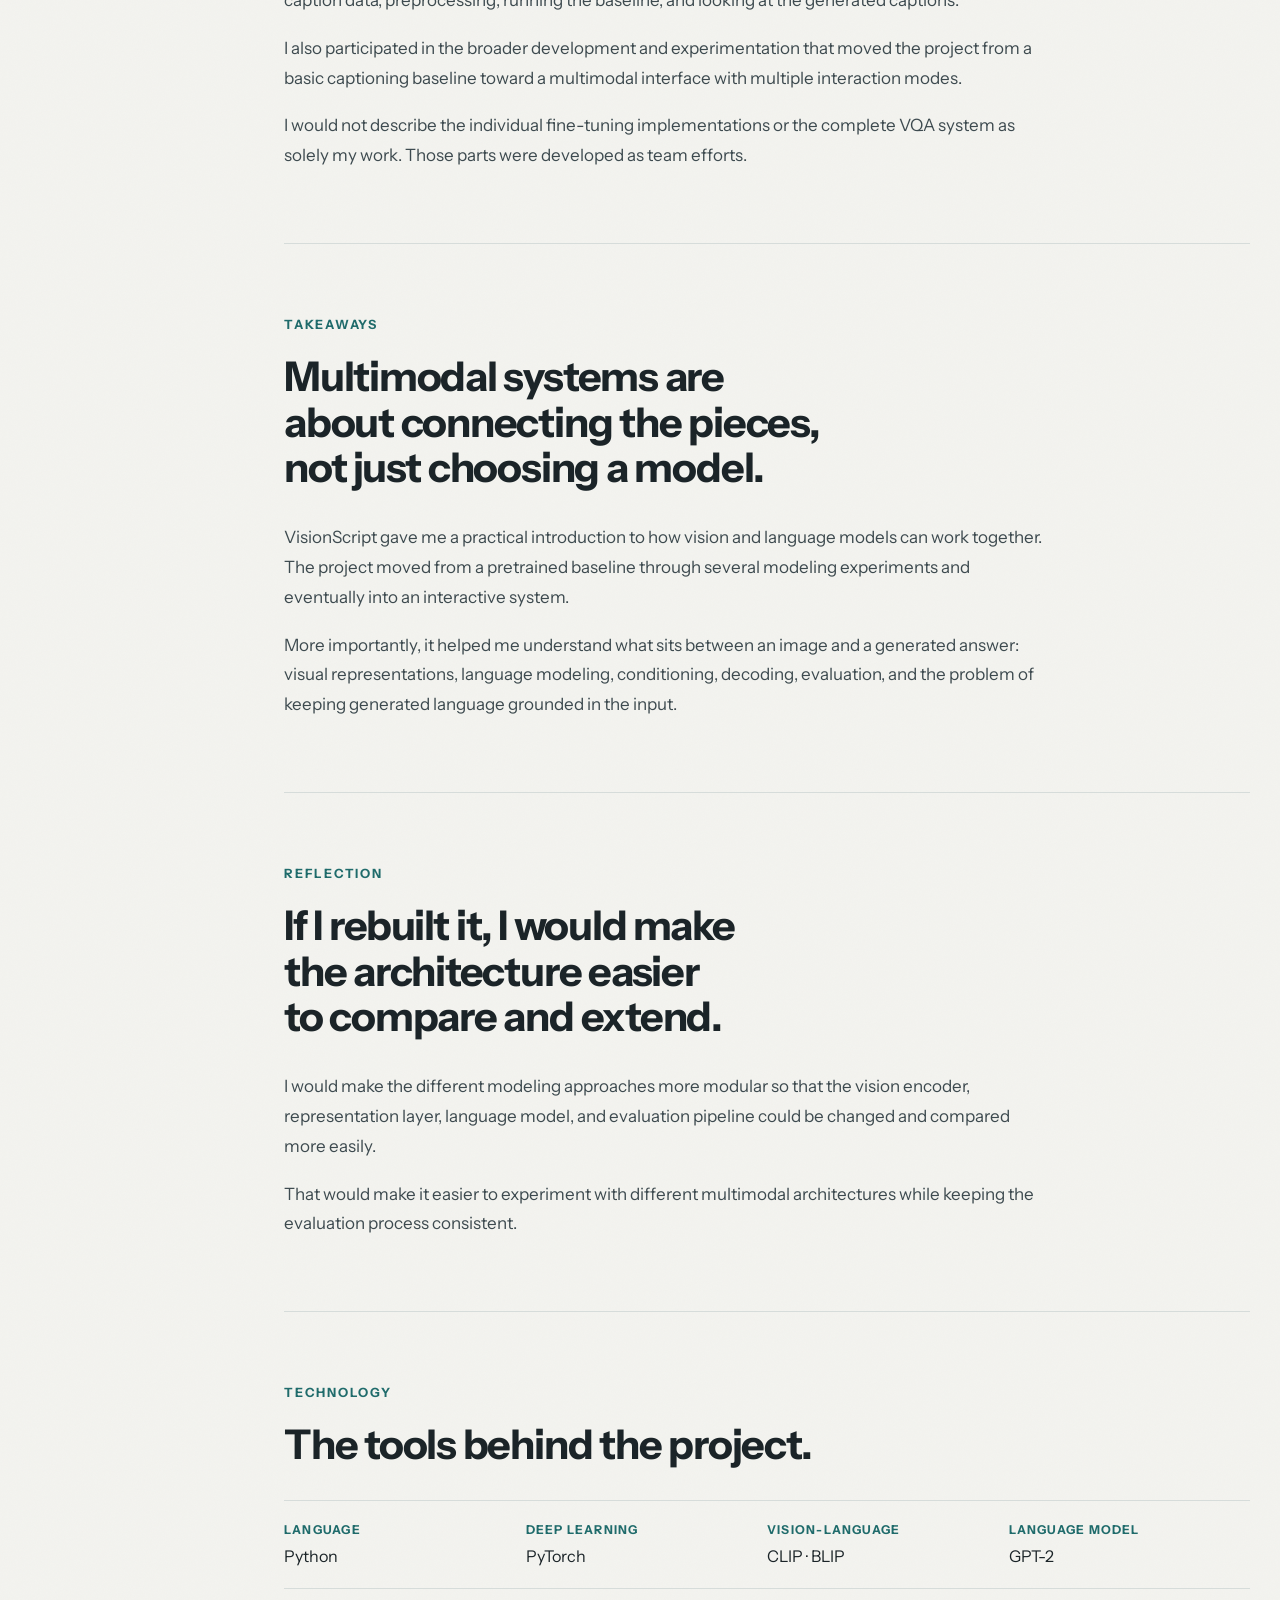
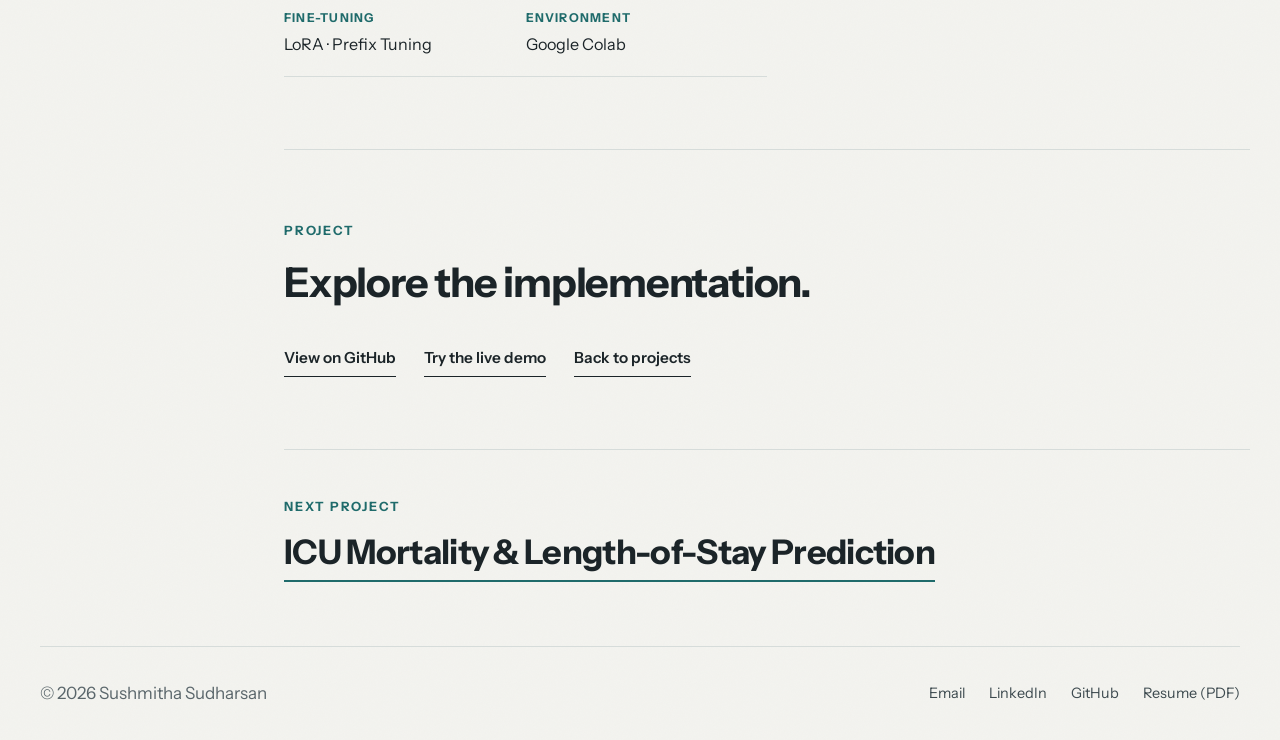
<file: projects/visionscript/index.html>
<!doctype html>
<html lang="en">
  <head>
    <meta charset="UTF-8" />
    <meta name="referrer" content="strict-origin-when-cross-origin" />
    <meta name="viewport" content="width=device-width, initial-scale=1.0" />

    <title>VisionScript: Multimodal Image Captioning | Sushmitha Sudharsan</title>
    <meta name="description" content="VisionScript explores multimodal learning through image captioning, CLIP, GPT-2, BLIP, and visual question answering." />
    <link rel="canonical" href="https://sushmithasudharsan.github.io/projects/visionscript/" />
    <meta property="og:type" content="website" />
    <meta property="og:title" content="VisionScript: Multimodal Image Captioning | Sushmitha Sudharsan" />
    <meta property="og:description" content="VisionScript explores multimodal learning through image captioning, CLIP, GPT-2, BLIP, and visual question answering." />
    <meta property="og:url" content="https://sushmithasudharsan.github.io/projects/visionscript/" />
    <meta property="og:image" content="https://sushmithasudharsan.github.io/assets/og/visionscript.png" />
    <meta property="og:image:width" content="1200" />
    <meta property="og:image:height" content="630" />
    <meta name="twitter:card" content="summary_large_image" />
    <meta property="og:site_name" content="Sushmitha Sudharsan" />
    <link rel="icon" type="image/svg+xml" href="/assets/favicon.svg" />

    

    <link rel="stylesheet" href="/css/style.css" />
  </head>

  <body class="case-study">
    <!-- HEADER -->
    <header>
      <nav>
        <a href="/" class="logo">Sushmitha Sudharsan</a>

        <div class="nav-right">
          <ul class="nav-links" id="site-navigation">
            <li><a href="/about/">About</a></li>
            <li><a href="/projects/">Projects</a></li>
            <li><a href="/resume/">Resume</a></li>
            <li><a href="/contact/">Contact</a></li>
          </ul>

          <button class="theme-toggle" type="button" aria-label="Toggle theme">
            <svg class="icon-sun" viewBox="0 0 24 24" fill="none" stroke="currentColor" stroke-width="1.5" aria-hidden="true"><circle cx="12" cy="12" r="4"/><path d="M12 2v2M12 20v2M4.2 4.2l1.4 1.4M18.4 18.4l1.4 1.4M2 12h2M20 12h2M4.2 19.8l1.4-1.4M18.4 5.6l1.4-1.4"/></svg>
            <svg class="icon-moon" viewBox="0 0 24 24" fill="none" stroke="currentColor" stroke-width="1.5" aria-hidden="true"><path d="M21 12.8A9 9 0 1 1 11.2 3 7 7 0 0 0 21 12.8Z"/></svg>
          </button>

          <button class="nav-toggle" type="button" aria-label="Open navigation menu" aria-expanded="false" aria-controls="site-navigation">
            <span></span><span></span><span></span>
          </button>
        </div>
      </nav>
    </header>

    <main>

      <!-- ========================================
           PROJECT HERO
      ========================================= -->

      <section class="project-detail-hero">
        <p class="section-label">COMPUTER VISION · MULTIMODAL AI</p>

        <h1>VisionScript: Multimodal Image Captioning</h1>

        <p class="project-detail-intro">
          Exploring how visual representations can be connected to language
          generation, from a BLIP captioning baseline to CLIP-conditioned GPT-2
          experiments and interactive visual question answering.
        </p>

        <div class="project-meta">
          <div class="project-meta-item">
            <span>TEAM</span>
            <p>4 members</p>
          </div>
          <div class="project-meta-item">
            <span>MY ROLE</span>
            <p>System architecture</p>
          </div>
          <div class="project-meta-item">
            <span>CONTEXT</span>
            <p>IE 7615 Deep Learning for AI, Northeastern</p>
          </div>
          <div class="project-meta-item">
            <span>STACK</span>
            <p>CLIP · BLIP · GPT-2 · PyTorch · Hugging Face</p>
          </div>
        </div>

        <div class="project-detail-links">

          <a
            href="https://github.com/SushmithaSudharsan/VisionScript-ImageCaptioning-BLIP"
            target="_blank"
            rel="noopener noreferrer"
            class="text-link"
          >
            View on GitHub
          </a>

          <a
            href="https://huggingface.co/spaces/Simi2407/VisionScript"
            target="_blank"
            rel="noopener noreferrer"
            class="text-link"
          >
            Live Demo
          </a>

        </div>
      </section>

      <!-- WHAT I BUILT -->
      <section class="built-box" aria-label="Summary">
        <p class="section-label">WHAT I BUILT</p>
        <dl class="built-list">
          <div><dt>The problem</dt><dd>Getting a model to describe what is actually in an image, in more than one style.</dd></div>
          <div><dt>What I built</dt><dd>The architecture connecting CLIP ViT-B/32 image embeddings to GPT-2 through a projection layer, and the final BLIP app with single captions, paragraph captions and visual Q&amp;A. I wasn&rsquo;t the main contributor to the fine-tuning experiments.</dd></div>
          <div><dt>Result</dt><dd>A working app with a live demo on Hugging Face Spaces.</dd></div>
        </dl>
      </section>

      <!-- DEMO -->
      <section class="case-figures">
        <p class="section-label">DEMO</p>
        <figure class="case-figure">
          <a href="https://huggingface.co/spaces/Simi2407/VisionScript" target="_blank" rel="noopener noreferrer">
            <img src="/assets/images/visionscript-app.jpg" alt="The VisionScript app on Hugging Face Spaces, with image upload, caption settings for detail level and temperature, a caption output panel and a visual Q&amp;A panel" width="1375" height="1740" loading="lazy" />
          </a>
          <figcaption>The live VisionScript app on Hugging Face Spaces. Upload an image, choose a single sentence or a paragraph, adjust the temperature, then ask questions about the image. Click the screenshot to try it.</figcaption>
        </figure>
      </section>


      <!-- ========================================
           PROJECT STORY
      ======================================== -->

      <div class="project-story">


        <!-- ======================================
             THE PROBLEM
        ======================================= -->

        <section class="project-section">

          <div class="project-section-heading">

            <p class="section-label">THE PROBLEM</p>

            <h2>
              How do you get a model to describe what is actually in an image?
            </h2>

          </div>

          <div class="project-section-content">

            <p>
              VisionScript explored the connection between images and natural
              language. The goal was to build a system that could take visual
              information and turn it into useful language, while also exploring
              how different vision-language architectures behave.
            </p>

            <p>
              Rather than jumping directly to one final model, the project
              developed progressively across four milestones, starting with a
              pretrained captioning baseline and moving toward a more
              interactive multimodal system.
            </p>

          </div>

        </section>


        <!-- ======================================
             THE APPROACH
        ======================================= -->

        <section class="project-section">

          <div class="project-section-heading">

            <p class="section-label">THE APPROACH</p>

            <h2>
              We built the system progressively, one modeling decision at a
              time.
            </h2>

          </div>

          <div class="project-section-content">

            <div class="project-step">

              <span class="project-step-number">01</span>

              <h3>BLIP baseline</h3>

              <p>
                Started with a pretrained image-captioning model to establish a
                baseline for generating descriptions from images.
              </p>

              <span class="project-step-tools">BLIP</span>

            </div>


            <div class="project-step">

              <span class="project-step-number">02</span>

              <h3>CLIP + GPT-2</h3>

              <p>
                Explored a different modeling path by extracting visual
                representations with CLIP and connecting them to GPT-2 for
                language generation.
              </p>

              <span class="project-step-tools">
                CLIP · GPT-2
              </span>

            </div>


            <div class="project-step">

              <span class="project-step-number">03</span>

              <h3>Fine-tuning comparison</h3>

              <p>
                Compared Prefix Tuning, LoRA, full fine-tuning, and the
                pretrained BLIP baseline to understand how different adaptation
                strategies affected generated captions.
              </p>

              <span class="project-step-tools">
                Prefix Tuning · LoRA · Full Fine-Tuning
              </span>

            </div>


            <div class="project-step">

              <span class="project-step-number">04</span>

              <h3>Interactive vision-language system</h3>

              <p>
                Extended the final system beyond a single caption to support
                concise captions, detailed paragraph descriptions, and visual
                question answering.
              </p>

              <span class="project-step-tools">
                Captioning · Paragraphs · VQA
              </span>

            </div>

          </div>

        </section>


        <!-- ======================================
             HOW IT WORKS
        ======================================= -->

        <section class="project-section">

          <div class="project-section-heading">

            <p class="section-label">HOW IT WORKS</p>

            <h2>
              Two modeling paths, four milestones, one evolving system.
            </h2>

          </div>

          <div class="project-section-content">

            <h3>CLIP + GPT-2 pipeline</h3>

            <p>
              One part of the project explored explicitly connecting a visual
              encoder with a language model. An image was passed through CLIP to
              produce a visual representation, which was then connected to GPT-2
              for caption generation.
            </p>

            <div class="architecture-flow">

              <span>Image</span>
              <span>CLIP ViT-B/32</span>
              <span>Image embedding</span>
              <span>Embedding projection</span>
              <span>GPT-2</span>
              <span>Generated caption</span>

            </div>


            <h3>Final BLIP-based system</h3>

            <p>
              The final VisionScript interface used BLIP and provided three
              different ways of interacting with an image.
            </p>

            <div class="architecture-flow">

              <span>Image</span>
              <span>BLIP</span>
              <span>Single caption</span>
              <span>Paragraph caption</span>
              <span>VQA</span>

            </div>

          </div>

        </section>


        <!-- ======================================
             THE BASELINE
        ======================================= -->

        <section class="project-section">

          <div class="project-section-heading">

            <p class="section-label">THE BASELINE</p>

            <h2>
              Starting with a model that already knows how to caption images.
            </h2>

          </div>

          <div class="project-section-content">

            <p>
              The first milestone established a baseline using BLIP's
              pretrained image-captioning capabilities. We worked with the
              Flickr30k dataset, including preprocessing and creating a subset
              of roughly 1,000 image-caption pairs for experimentation.
            </p>

            <p>
              CLIP embeddings were also extracted and cached, while the GPT-2
              tokenizer was used to examine caption characteristics such as
              length.
            </p>

            <p>
              The baseline successfully generated fluent, generally
              image-grounded captions, but the results were not perfect. That
              made the baseline useful as a reference point for the experiments
              that followed.
            </p>

          </div>

        </section>


        <!-- ======================================
             CLIP + GPT-2
        ======================================= -->

        <section class="project-section">

          <div class="project-section-heading">

            <p class="section-label">CLIP + GPT-2</p>

            <h2>
              What happens when visual information is explicitly injected into
              a language model?
            </h2>

          </div>

          <div class="project-section-content">

            <p>
              The next milestone explored a different approach to multimodal
              generation. Instead of relying on an already integrated
              captioning model, the system used CLIP to encode the image and
              GPT-2 to generate the language.
            </p>

            <p>
              The visual representation was projected into a form that could be
              passed into GPT-2 as part of the generation process. This created
              a direct connection between the visual input and the
              language-generation stage.
            </p>

            <p>
              Different decoding strategies were also explored, including
              greedy decoding, beam search, and nucleus sampling. The
              experiments showed that decoding strategy can affect how natural,
              structured, or repetitive the resulting captions become.
            </p>

          </div>

        </section>


        <!-- ======================================
             FINE-TUNING EXPERIMENTS
        ======================================= -->

        <section class="project-section">

          <div class="project-section-heading">

            <p class="section-label">FINE-TUNING EXPERIMENTS</p>

            <h2>
              Different ways of adapting the language model produced different
              behavior.
            </h2>

          </div>

          <div class="project-section-content">

            <p>
              The third milestone compared several approaches for adapting the
              CLIP-GPT-2 system: Prefix Tuning, LoRA, and full fine-tuning. The
              pretrained BLIP model was also retained as a baseline for
              comparison.
            </p>

            <p>
              The experiments highlighted an important trade-off. Parameter-efficient approaches such as Prefix Tuning and LoRA reduce the
              amount of the model that needs to be trained, but the resulting
              caption quality can vary depending on the image.
            </p>

            <p>
              In the documented test examples, BLIP produced the most
              consistently accurate descriptions. LoRA generally produced more
              relevant descriptions than Prefix Tuning, while full fine-tuning
              could produce more descriptive outputs but also showed cases of
              overfitting or incorrect descriptions.
            </p>

          </div>

        </section>


        <!-- ======================================
             FINAL SYSTEM
        ======================================= -->

        <section class="project-section">

          <div class="project-section-heading">

            <p class="section-label">FINAL SYSTEM</p>

            <h2>
              From generating one caption to supporting different ways of
              understanding an image.
            </h2>

          </div>

          <div class="project-section-content">

            <p>
              The final VisionScript system used BLIP and expanded the
              interaction beyond a single generated sentence. Users could
              choose between a short caption, a more detailed paragraph, or a
              question-answering mode.
            </p>

            <p>
              The paragraph mode was designed to provide richer descriptions
              involving context and relationships, while VQA allowed the user
              to ask questions about the contents of an image.
            </p>

            <p>
              The interface was developed as a team effort, including work with
              another teammate.
            </p>

          </div>

        </section>


        <!-- ======================================
             RESULTS
        ======================================= -->

        <section class="project-section">

          <div class="project-section-heading">

            <p class="section-label">RESULTS</p>

            <h2>
              The final system supported three different forms of visual
              understanding.
            </h2>

          </div>

          <div class="project-section-content">

            <div class="result-item">

              <span>SINGLE</span>

              <p>
                Short, concise image descriptions that provide a quick summary
                of the visual input.
              </p>

            </div>


            <div class="result-item">

              <span>PARAGRAPH</span>

              <p>
                More detailed descriptions with additional context and
                relationships between elements in the image.
              </p>

            </div>


            <div class="result-item">

              <span>VQA</span>

              <p>
                Question answering over the image, allowing users to interact
                with visual information through natural language.
              </p>

            </div>


            <p>
              The final system worked particularly well with clear subjects and
              outdoor scenes. Paragraph generation could sometimes become
              slightly verbose or repetitive, showing that richer output is not
              automatically better output.
            </p>

          </div>

        </section>


        <!-- ======================================
             WHAT I LEARNED
        ======================================= -->

        <section class="project-section">

          <div class="project-section-heading">

            <p class="section-label">WHAT I LEARNED</p>

            <h2>
              The interesting part isn't just getting an image and a sentence.
              It's the connection between them.
            </h2>

          </div>

          <div class="project-section-content">

            <p>
              The biggest thing I took away from this project was understanding
              how image and text pairs are used to train and evaluate
              multimodal systems.
            </p>

            <p>
              Before working on VisionScript, I understood image models and
              language models more independently. This project helped me see
              how a visual representation can be connected to language
              generation and how the quality of the generated language has to
              be considered alongside whether it is actually grounded in the
              image.
            </p>

            <p>
              It also showed me that fluent language alone is not enough. A
              caption can sound completely reasonable while still describing
              the image incorrectly.
            </p>

          </div>

        </section>


        <!-- ======================================
             MY ROLE
        ======================================= -->

        <section class="project-section">

          <div class="project-section-heading">

            <p class="section-label">MY ROLE</p>

            <h2>
              Contributing across the project, with the baseline as my clearest
              area of hands-on work.
            </h2>

          </div>

          <div class="project-section-content">

            <p>
              I contributed across different parts of the project as part of
              the four-person team. My clearest area of hands-on involvement
              was the initial BLIP captioning work, including working with the
              image-caption data, preprocessing, running the baseline, and
              looking at the generated captions.
            </p>

            <p>
              I also participated in the broader development and experimentation
              that moved the project from a basic captioning baseline toward a
              multimodal interface with multiple interaction modes.
            </p>

            <p>
              I would not describe the individual fine-tuning implementations
              or the complete VQA system as solely my work. Those parts were
              developed as team efforts.
            </p>

          </div>

        </section>


        <!-- ======================================
             TAKEAWAYS
        ======================================= -->

        <section class="project-section">

          <div class="project-section-heading">

            <p class="section-label">TAKEAWAYS</p>

            <h2>
              Multimodal systems are about connecting the pieces, not just
              choosing a model.
            </h2>

          </div>

          <div class="project-section-content">

            <p>
              VisionScript gave me a practical introduction to how vision and
              language models can work together. The project moved from a
              pretrained baseline through several modeling experiments and
              eventually into an interactive system.
            </p>

            <p>
              More importantly, it helped me understand what sits between an
              image and a generated answer: visual representations, language
              modeling, conditioning, decoding, evaluation, and the problem of
              keeping generated language grounded in the input.
            </p>

          </div>

        </section>


        <!-- ======================================
             REFLECTION
        ======================================= -->

        <section class="project-section">

          <div class="project-section-heading">

            <p class="section-label">REFLECTION</p>

            <h2>
              If I rebuilt it, I would make the architecture easier to compare
              and extend.
            </h2>

          </div>

          <div class="project-section-content">

            <p>
              I would make the different modeling approaches more modular so
              that the vision encoder, representation layer, language model,
              and evaluation pipeline could be changed and compared more easily.
            </p>

            <p>
              That would make it easier to experiment with different
              multimodal architectures while keeping the evaluation process
              consistent.
            </p>

          </div>

        </section>


        <!-- ======================================
             TECHNOLOGY
        ======================================= -->

        <section class="project-stack">
        <div class="project-section-heading">
          <p class="section-label">TECHNOLOGY</p>
          <h2>The tools behind the project.</h2>
        </div>

        <div class="stack-grid">
          <div class="stack-item">
            <span>LANGUAGE</span>
            <p>Python</p>
          </div>
          <div class="stack-item">
            <span>DEEP LEARNING</span>
            <p>PyTorch</p>
          </div>
          <div class="stack-item">
            <span>VISION-LANGUAGE</span>
            <p>CLIP · BLIP</p>
          </div>
          <div class="stack-item">
            <span>LANGUAGE MODEL</span>
            <p>GPT-2</p>
          </div>
          <div class="stack-item">
            <span>FINE-TUNING</span>
            <p>LoRA · Prefix Tuning</p>
          </div>
          <div class="stack-item">
            <span>ENVIRONMENT</span>
            <p>Google Colab</p>
          </div>
        </div>
      </section>


        <!-- ======================================
             PROJECT END
        ======================================= -->

        <section class="project-end">
        <p class="section-label">PROJECT</p>
        <h2>Explore the implementation.</h2>

        <div class="project-detail-links">
          <a href="https://github.com/SushmithaSudharsan/VisionScript-ImageCaptioning-BLIP" class="text-link" target="_blank" rel="noopener noreferrer">View on GitHub</a>
          <a href="https://huggingface.co/spaces/Simi2407/VisionScript" class="text-link" target="_blank" rel="noopener noreferrer">Try the live demo</a>
          <a href="/projects/" class="text-link">Back to projects</a>
        </div>
      </section>

      </div>
    
      <!-- NEXT PROJECT -->
      <div class="next-project">
        <span class="section-label">NEXT PROJECT</span>
        <a href="/projects/icu-prediction/">ICU Mortality &amp; Length-of-Stay Prediction</a>
      </div>
    </main>


    <footer>
      <div class="footer-content">
        <p>&copy; 2026 Sushmitha Sudharsan</p>

        <div class="footer-links">
          <a href="/contact/" data-email-link>Email</a>
          <a href="https://www.linkedin.com/in/sushmitha-sudharsan-2101/" target="_blank" rel="noopener noreferrer">LinkedIn</a>
          <a href="https://github.com/SushmithaSudharsan" target="_blank" rel="noopener noreferrer">GitHub</a>
          <a href="/assets/Sushmitha_AIML_Resume.pdf" target="_blank" rel="noopener noreferrer">Resume (PDF)</a>
        </div>
      </div>
    </footer>


    <script src="/js/script.js"></script>

  </body>
</html>
</file>
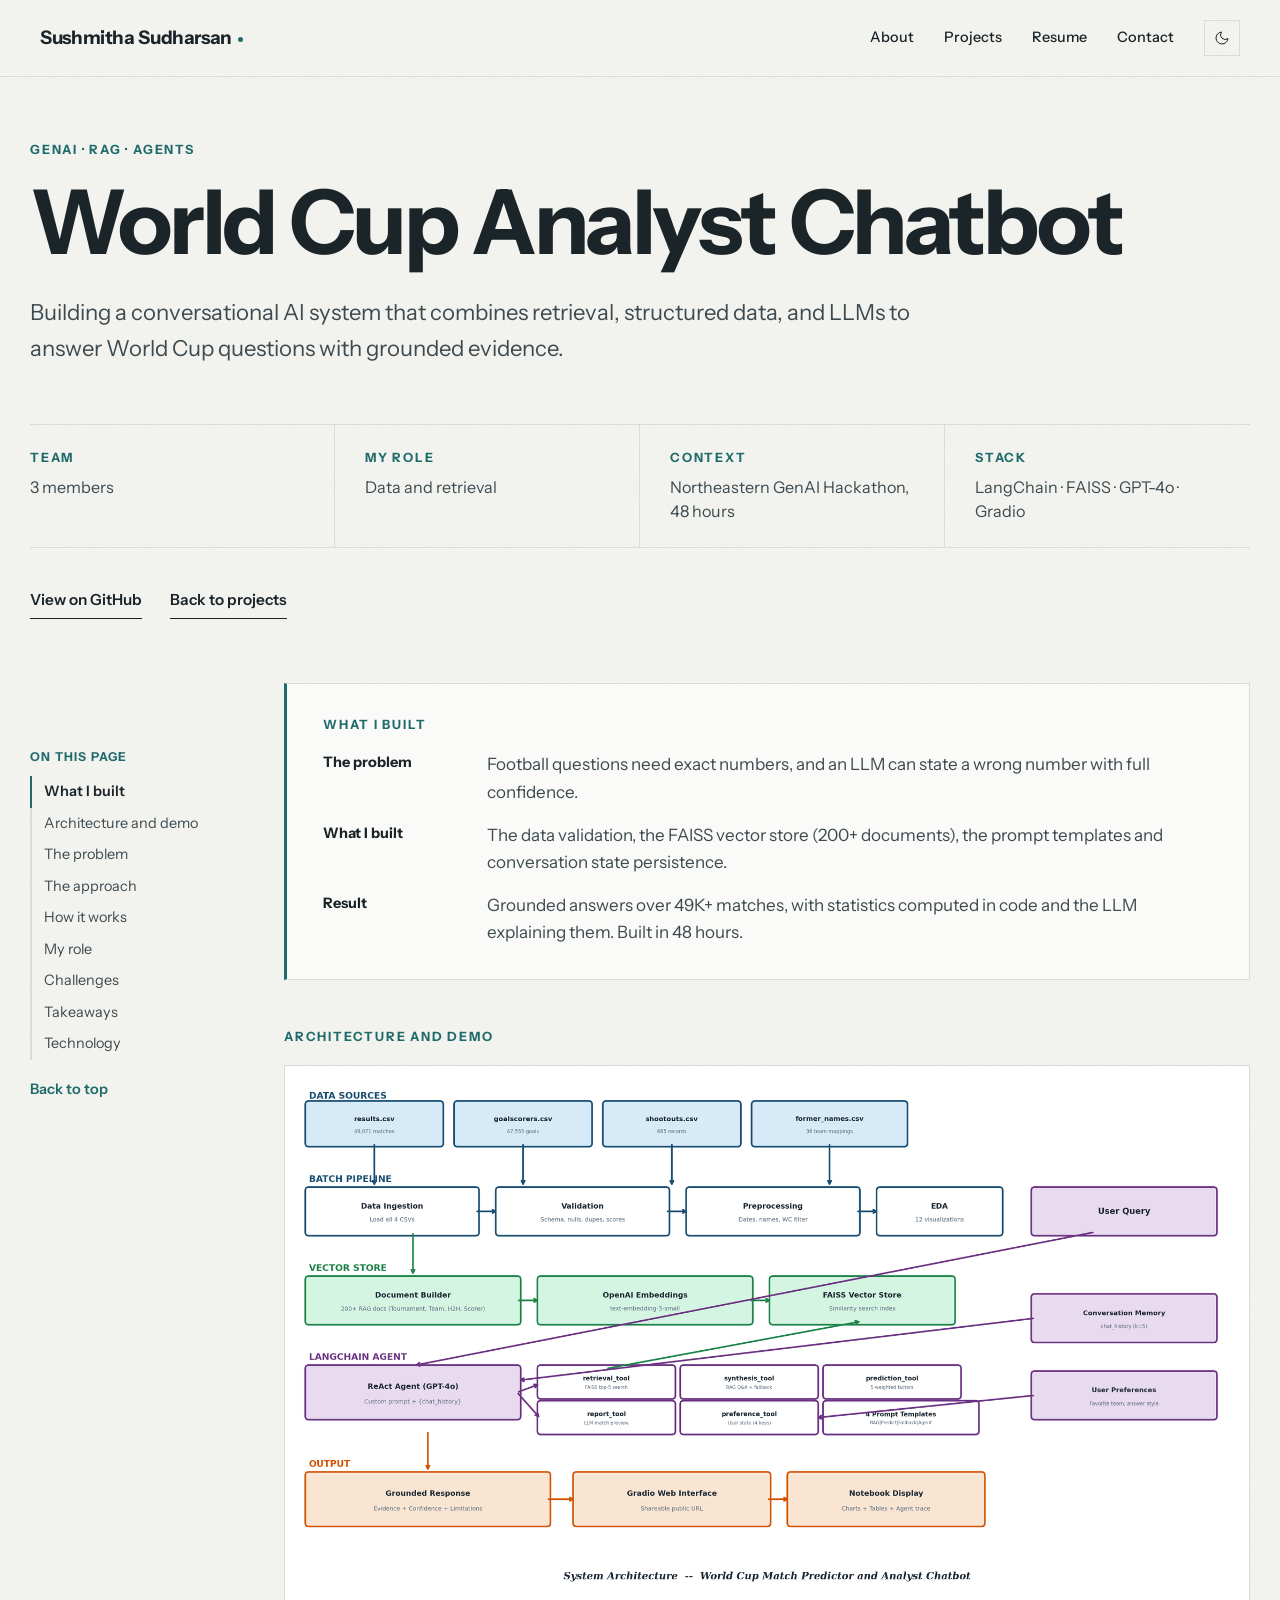
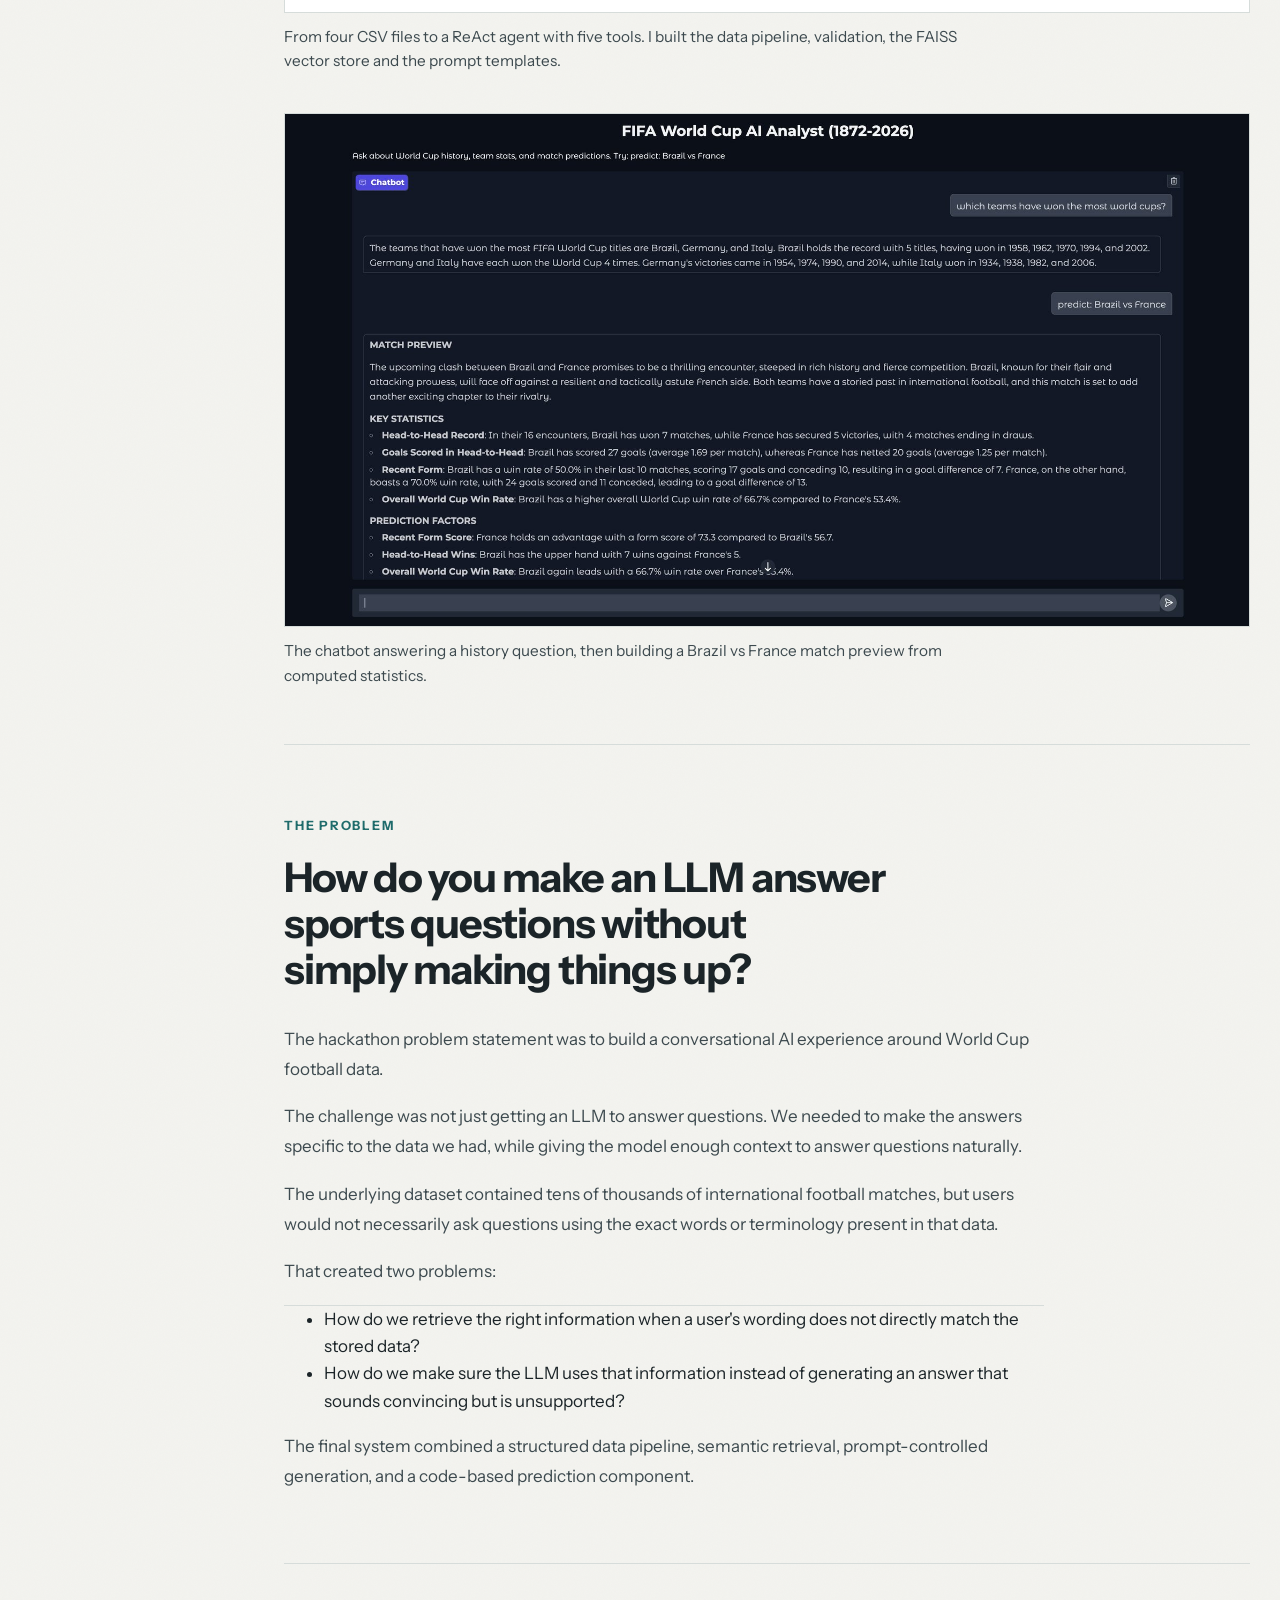
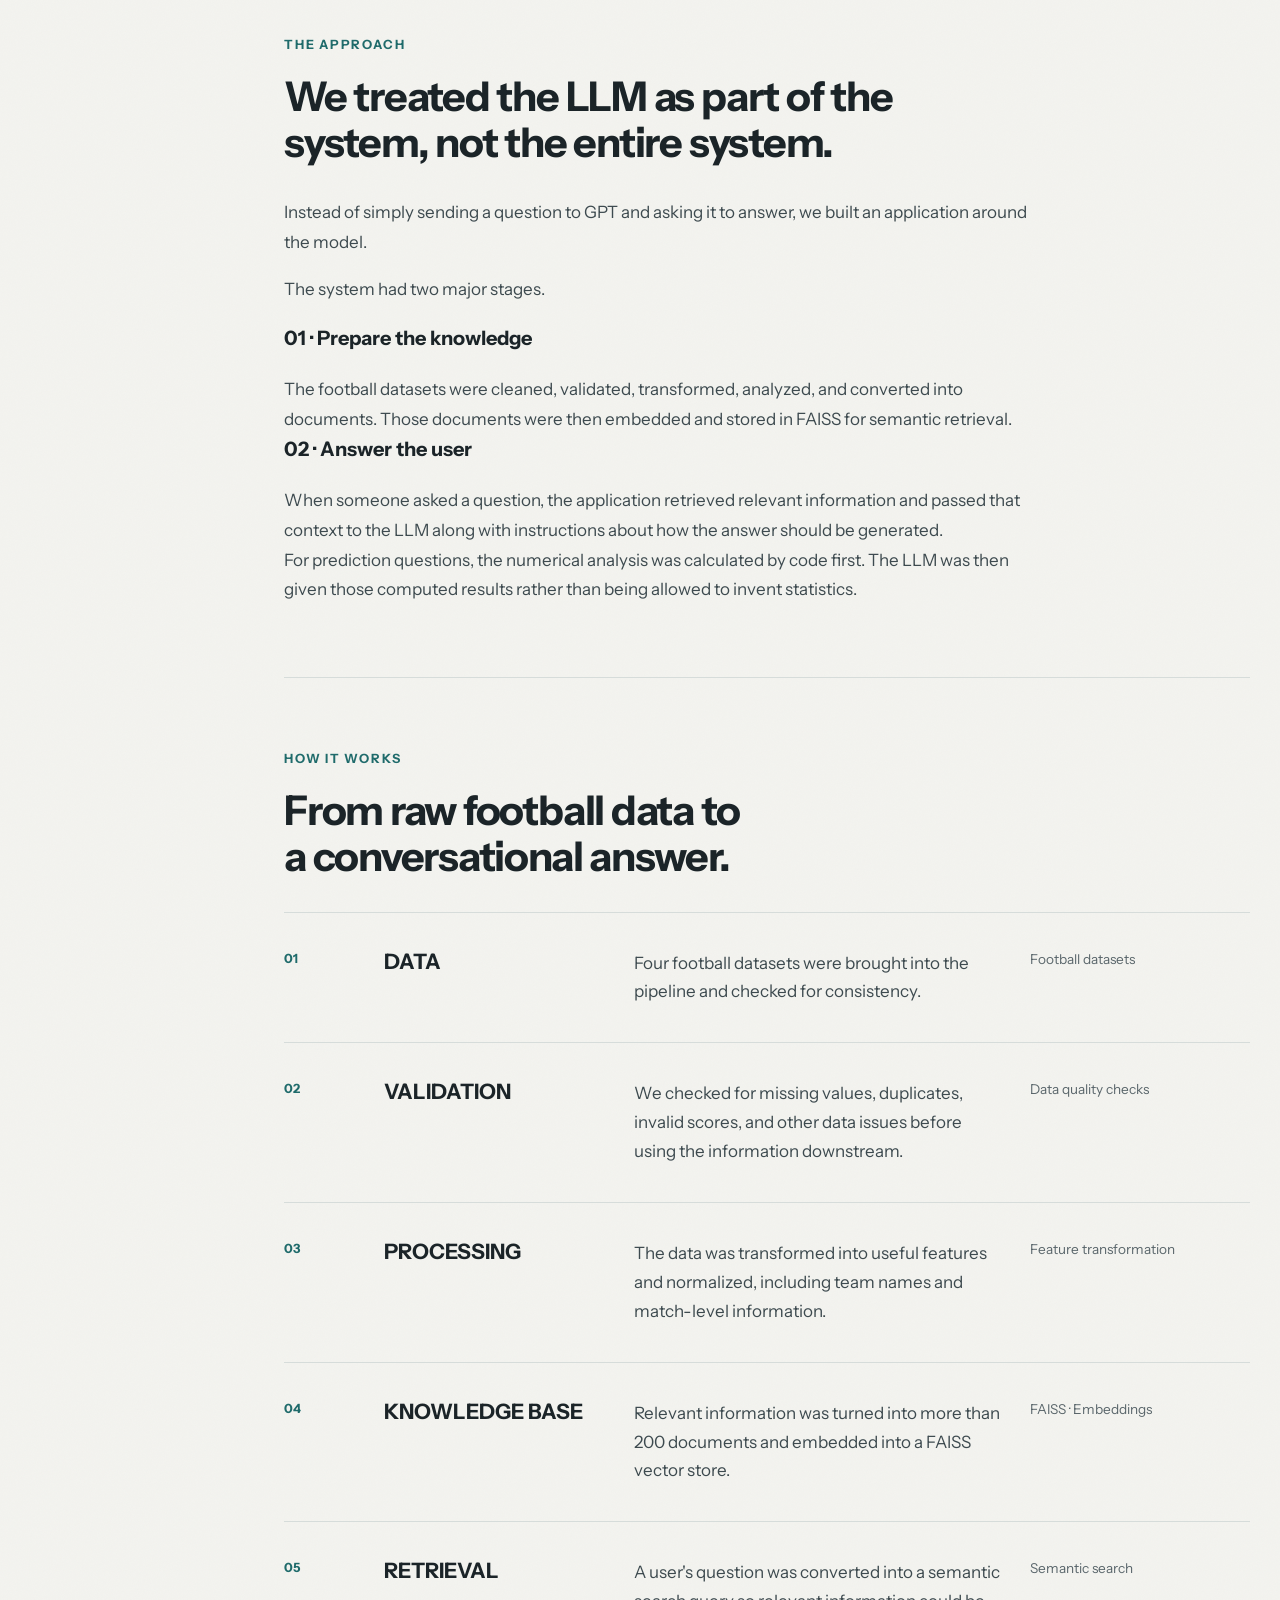
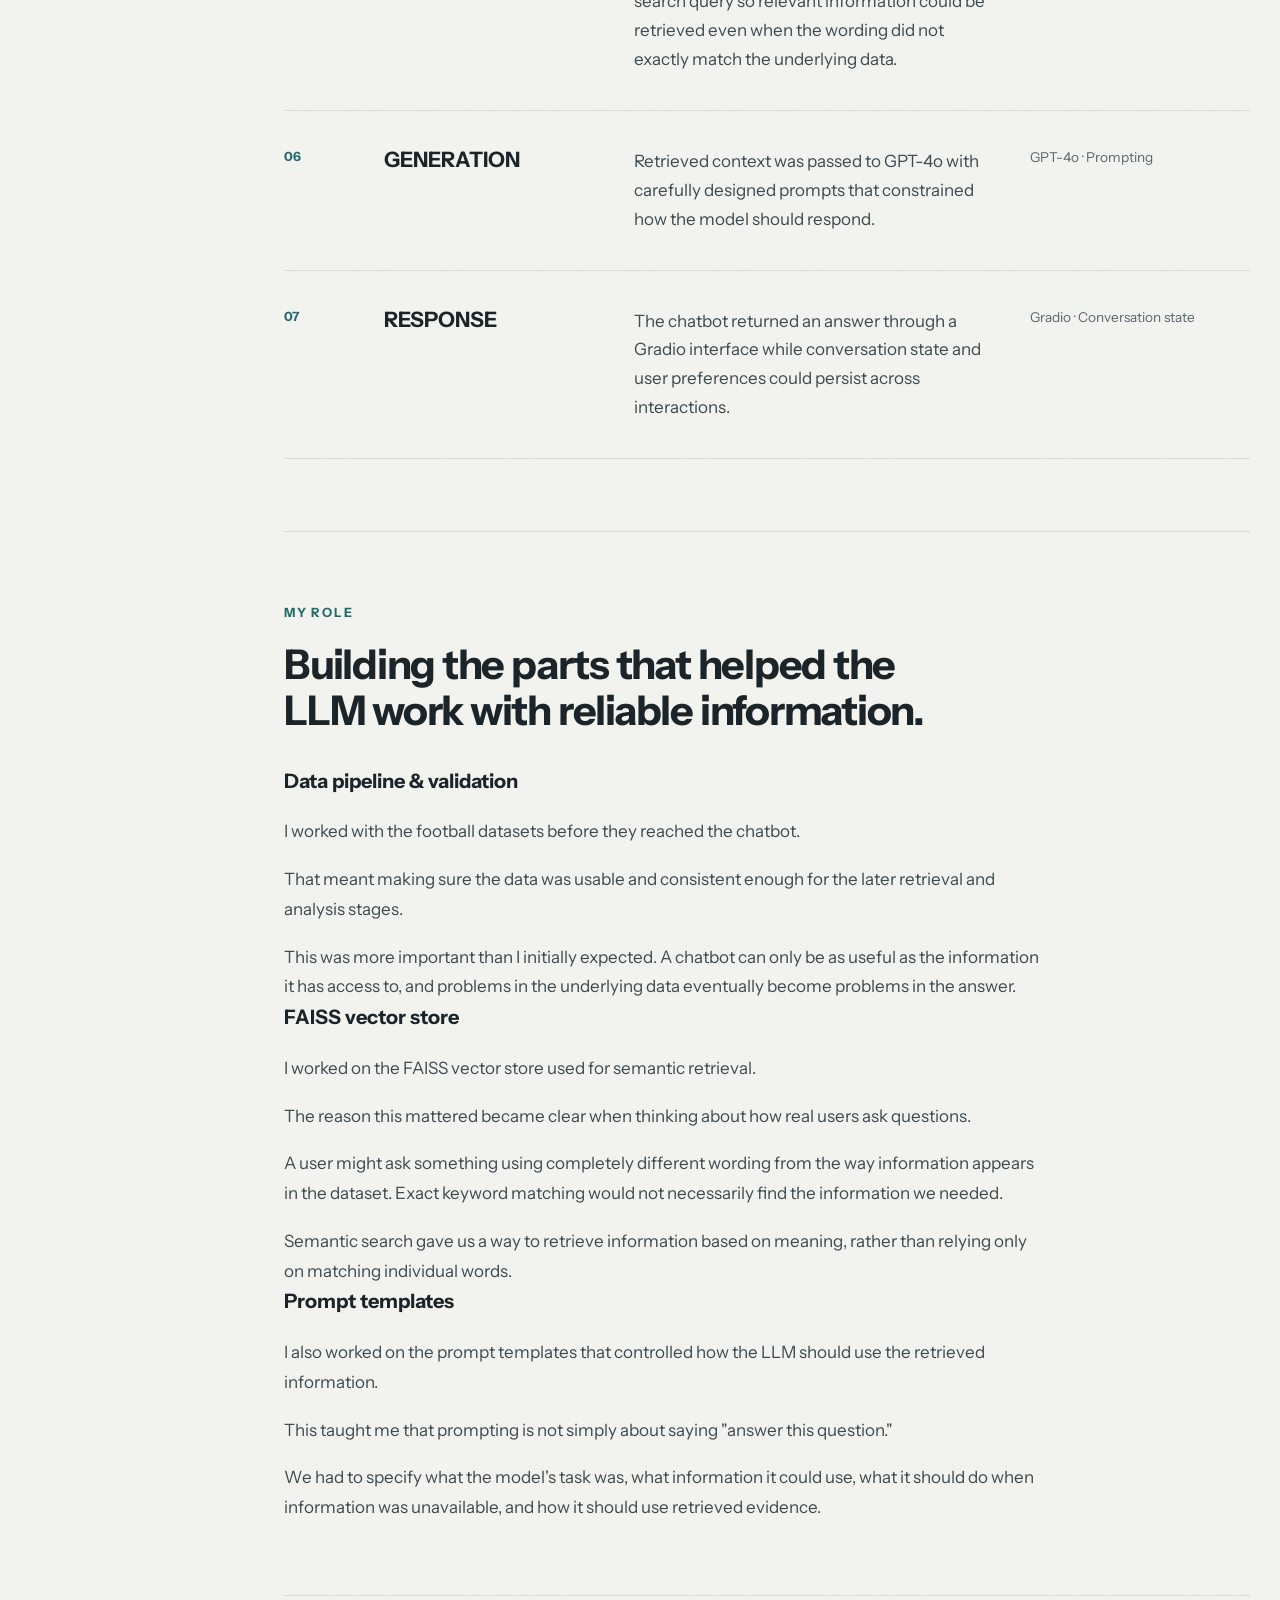
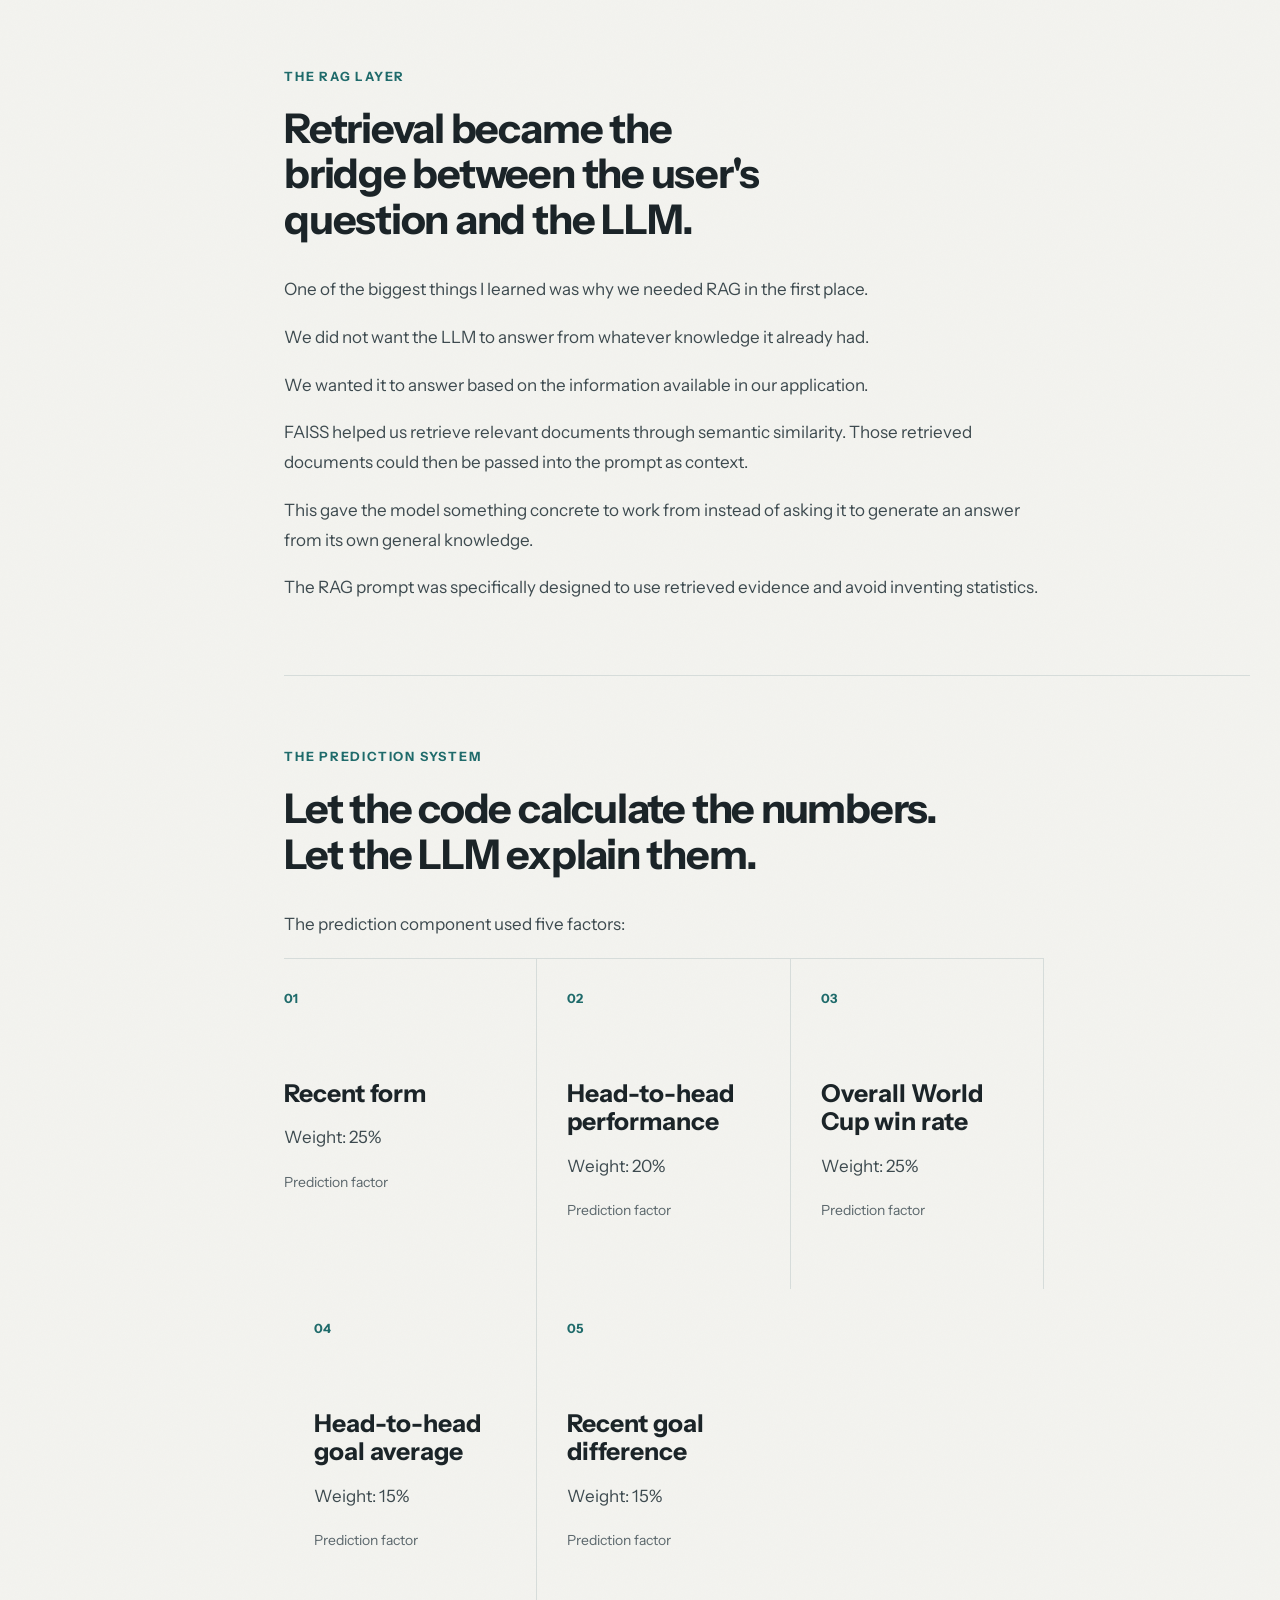
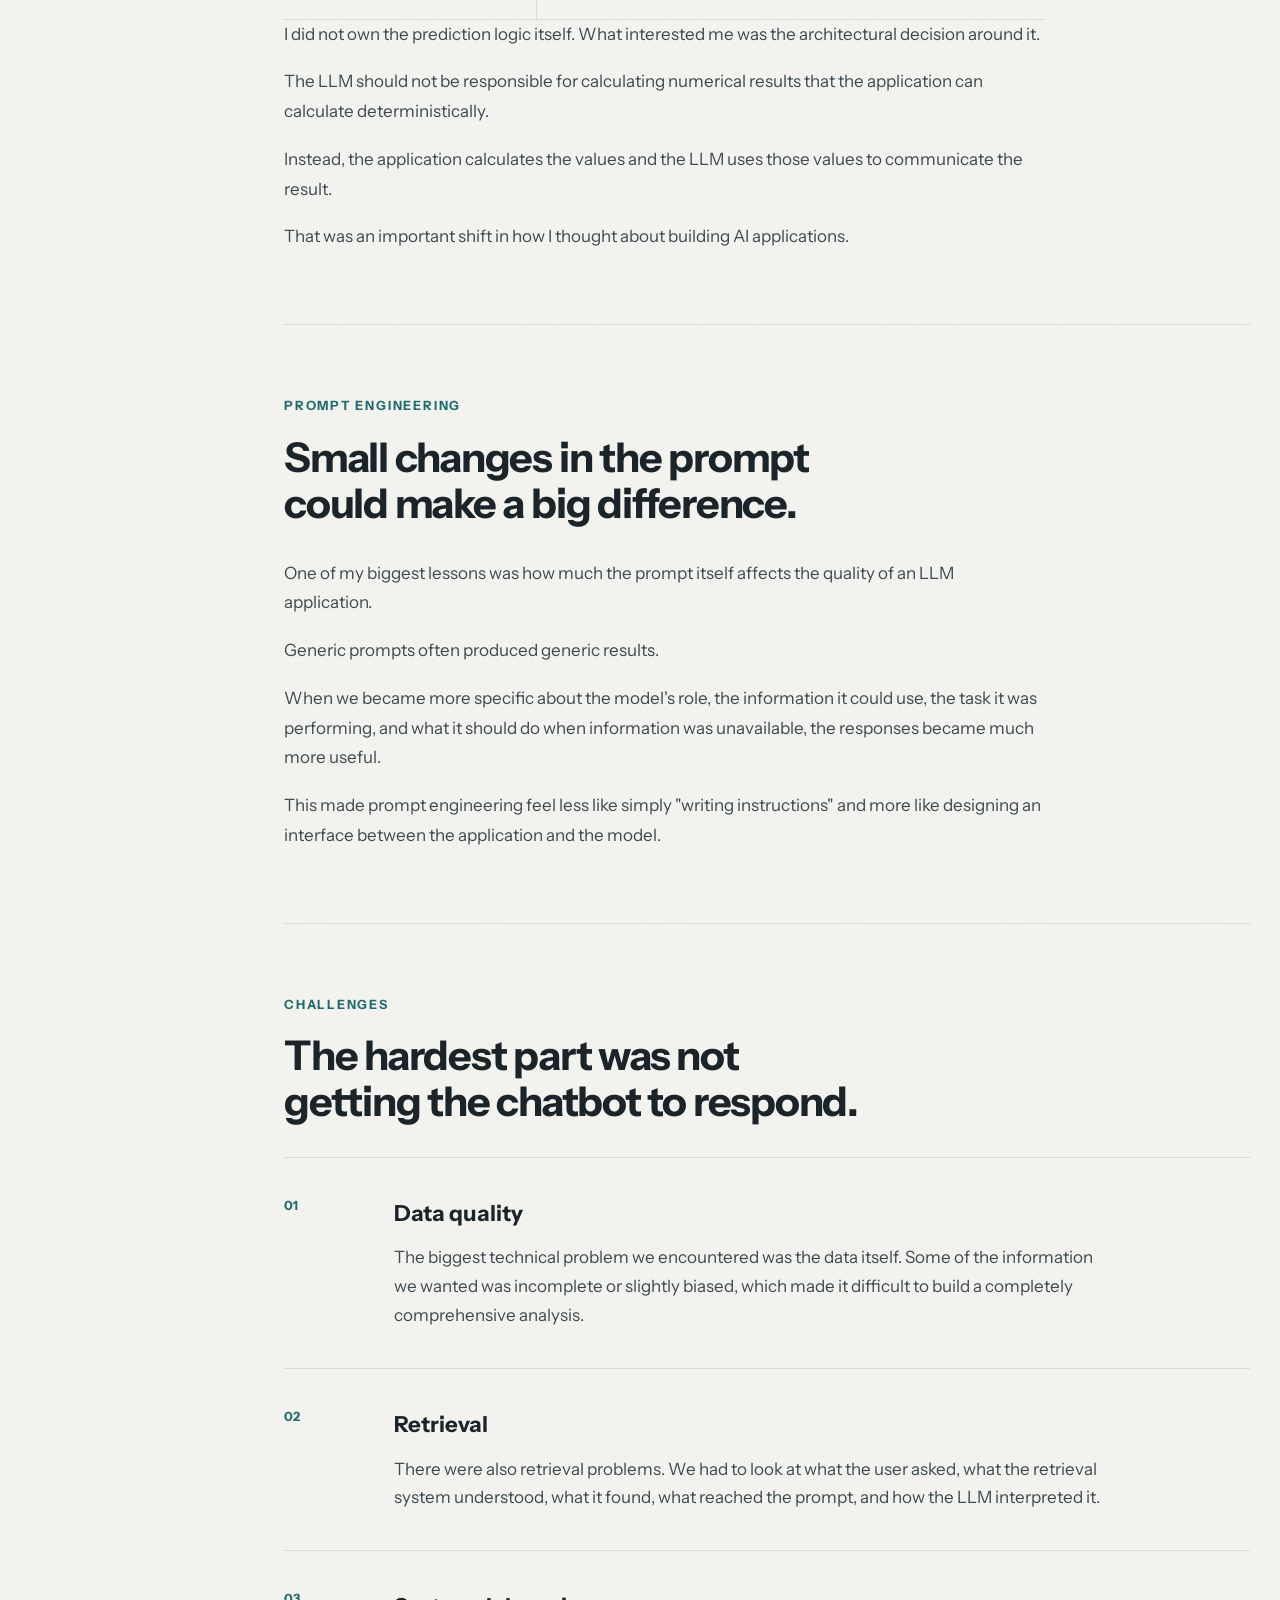
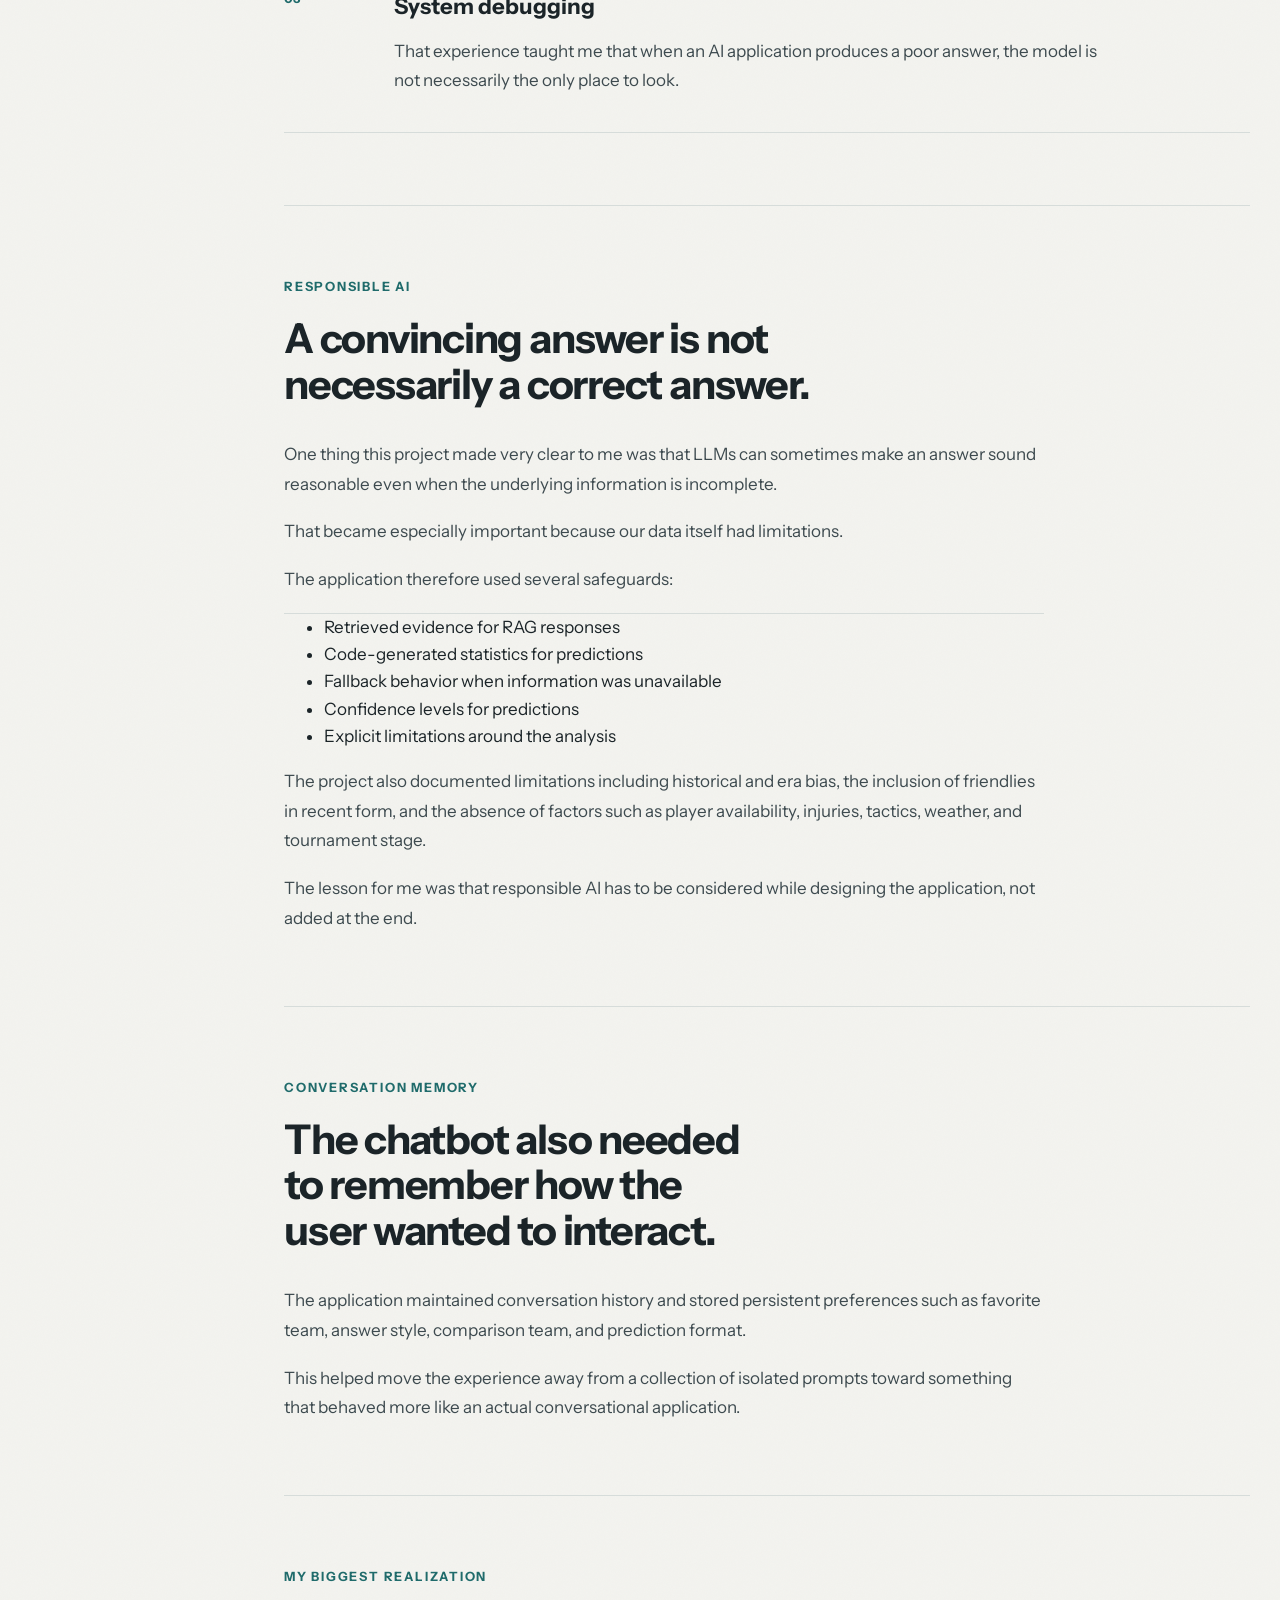
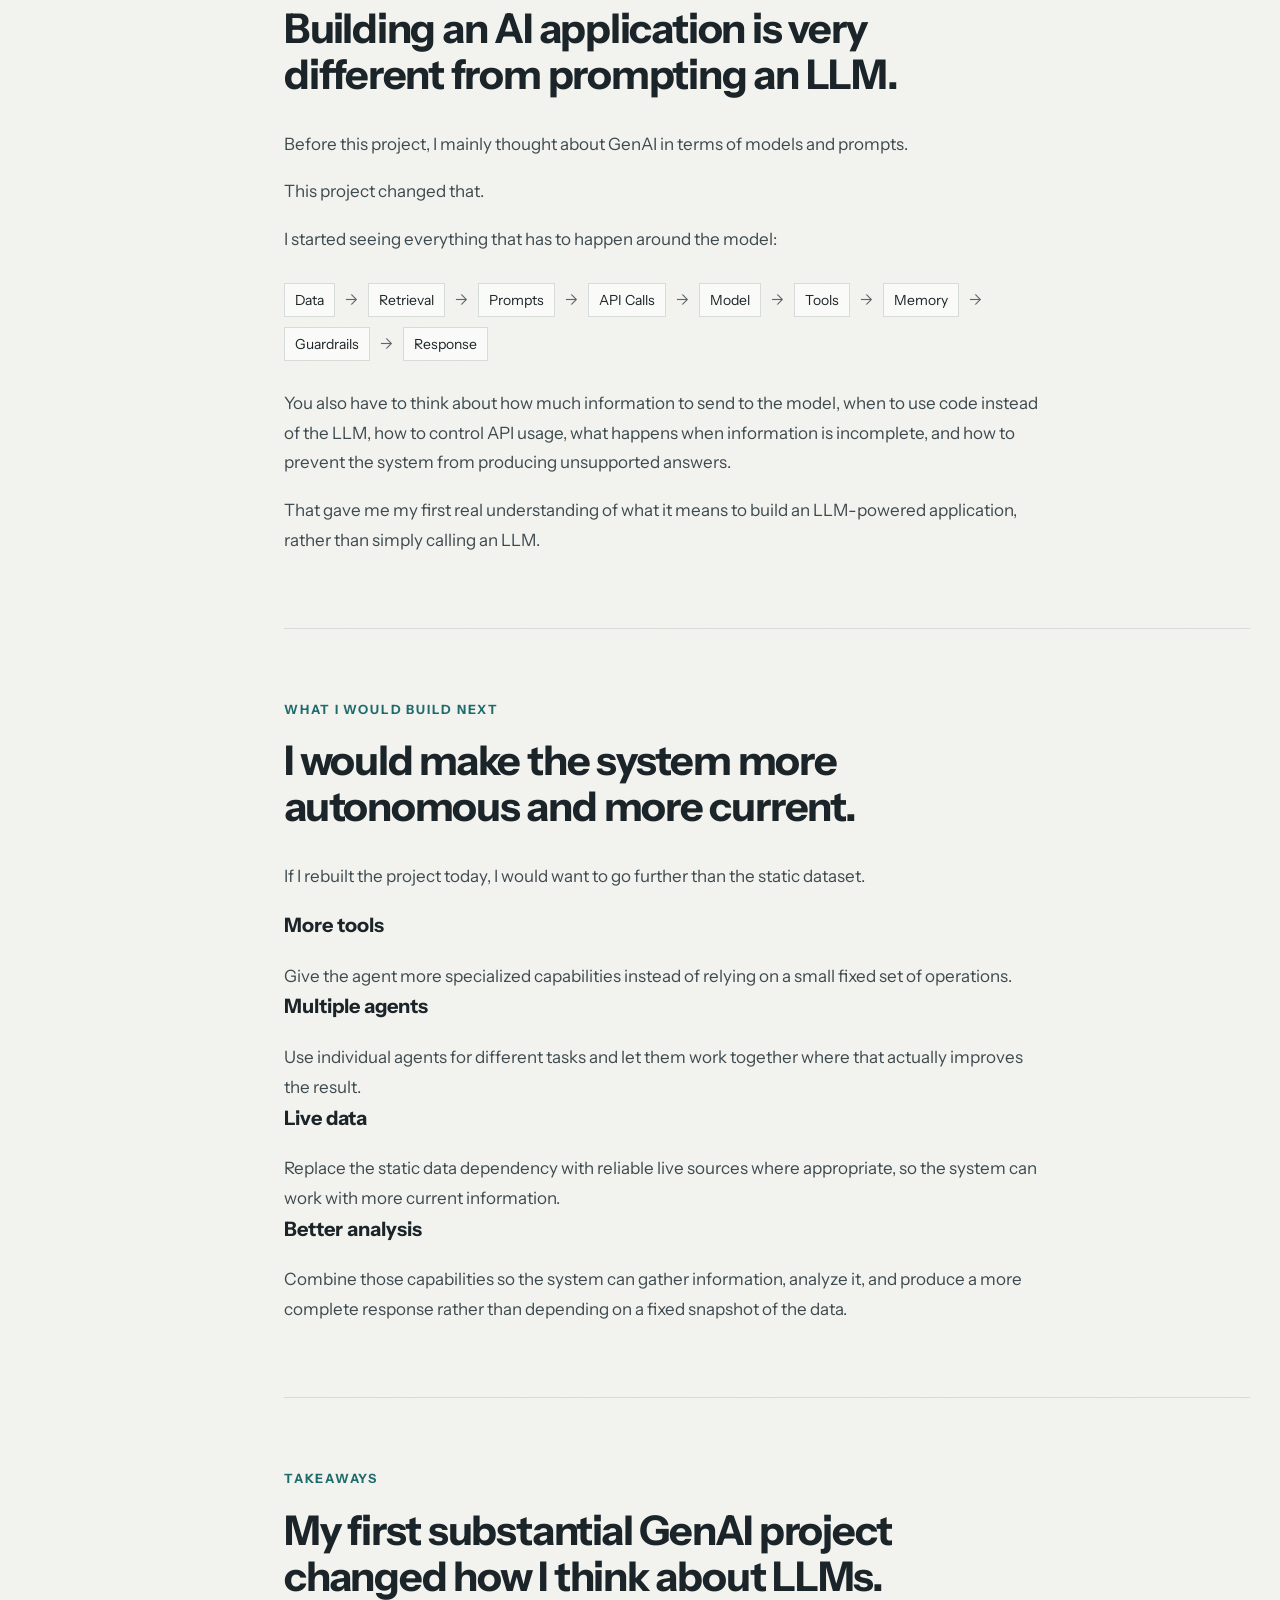
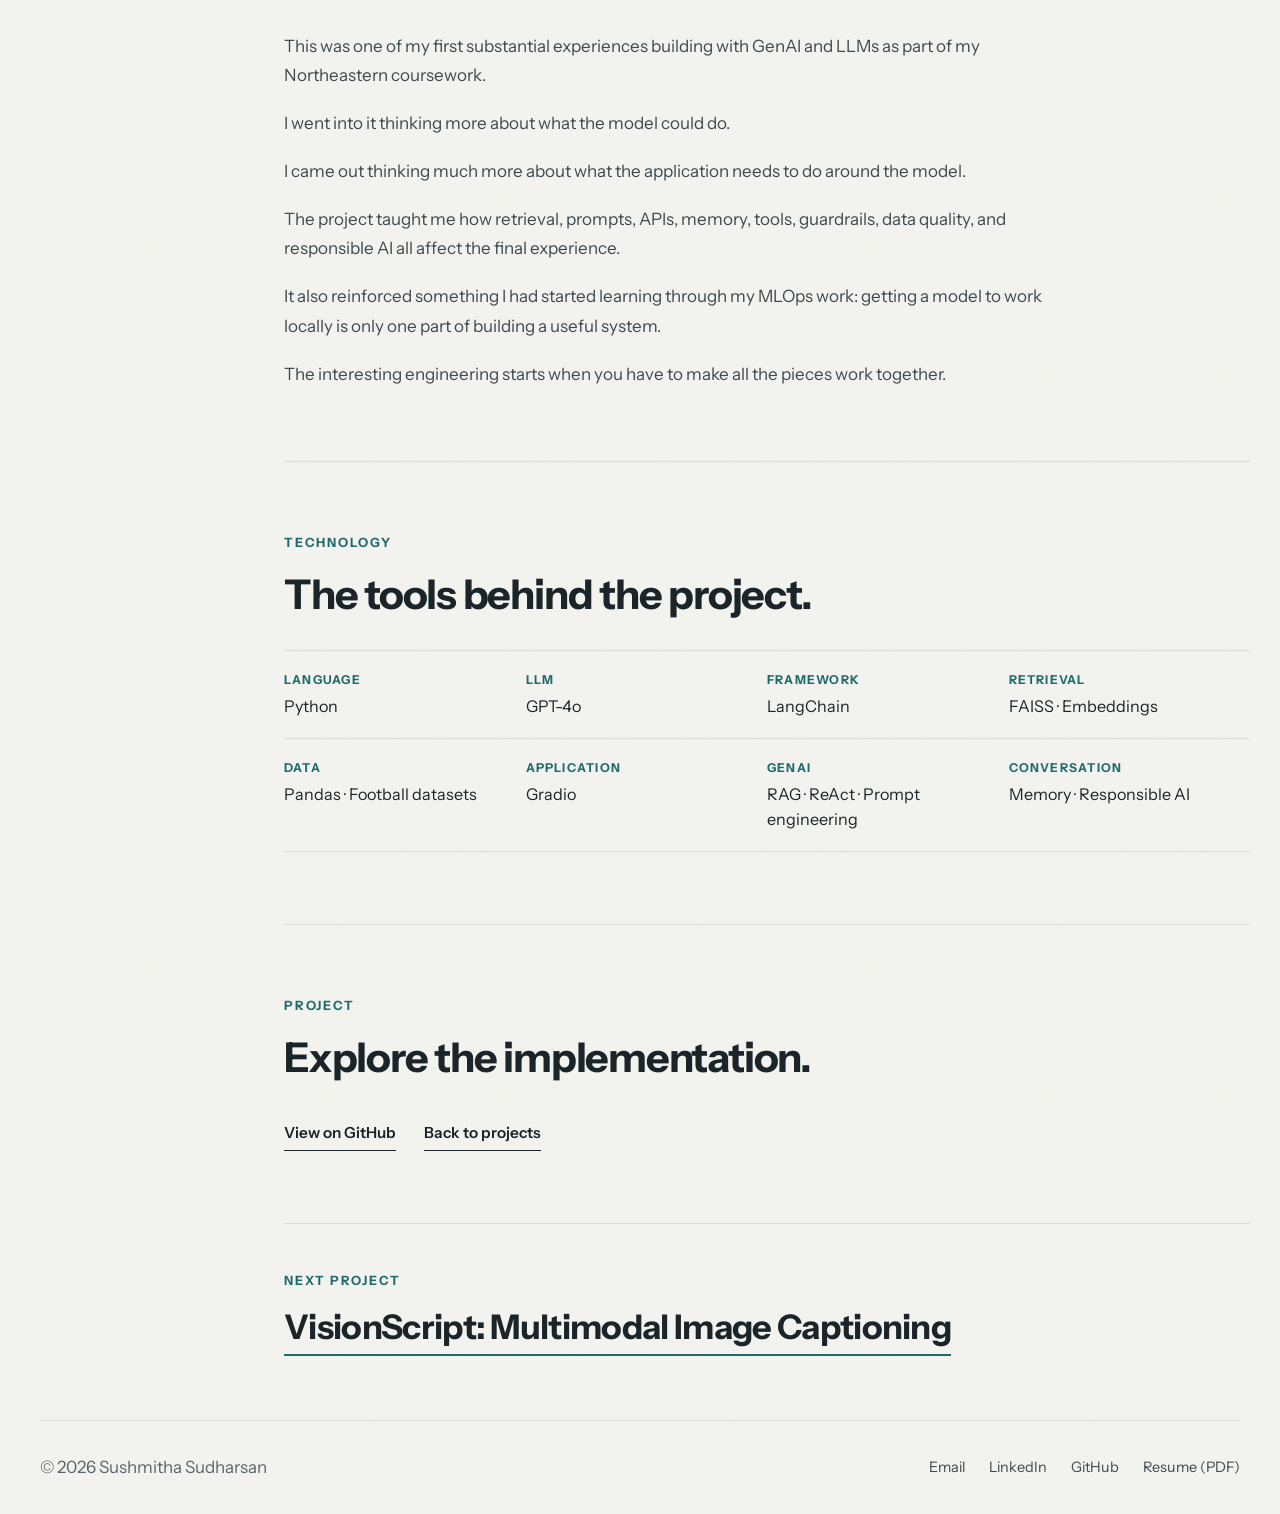
<file: projects/world-cup-chatbot/index.html>
<!DOCTYPE html>

<html lang="en">
<head>
<meta charset="utf-8"/>
<meta name="referrer" content="strict-origin-when-cross-origin" />
<meta content="width=device-width, initial-scale=1.0" name="viewport"/>
<title>World Cup Analyst Chatbot | Sushmitha Sudharsan</title>
    <meta name="description" content="A GenAI sports analysis chatbot combining RAG, semantic retrieval, prompt engineering, conversation memory, and code-based prediction." />
    <link rel="canonical" href="https://sushmithasudharsan.github.io/projects/world-cup-chatbot/" />
    <meta property="og:type" content="website" />
    <meta property="og:title" content="World Cup Analyst Chatbot | Sushmitha Sudharsan" />
    <meta property="og:description" content="A GenAI sports analysis chatbot combining RAG, semantic retrieval, prompt engineering, conversation memory, and code-based prediction." />
    <meta property="og:url" content="https://sushmithasudharsan.github.io/projects/world-cup-chatbot/" />
    <meta property="og:image" content="https://sushmithasudharsan.github.io/assets/og/world-cup-chatbot.png" />
    <meta property="og:image:width" content="1200" />
    <meta property="og:image:height" content="630" />
    <meta name="twitter:card" content="summary_large_image" />
    <meta property="og:site_name" content="Sushmitha Sudharsan" />
    <link rel="icon" type="image/svg+xml" href="/assets/favicon.svg" />

<link href="/css/style.css" rel="stylesheet"/>
</head>
<body class="case-study">
<!-- Navigation -->
<header>
      <nav>
        <a href="/" class="logo">Sushmitha Sudharsan</a>

        <div class="nav-right">
          <ul class="nav-links" id="site-navigation">
            <li><a href="/about/">About</a></li>
            <li><a href="/projects/">Projects</a></li>
            <li><a href="/resume/">Resume</a></li>
            <li><a href="/contact/">Contact</a></li>
          </ul>

          <button class="theme-toggle" type="button" aria-label="Toggle theme">
            <svg class="icon-sun" viewBox="0 0 24 24" fill="none" stroke="currentColor" stroke-width="1.5" aria-hidden="true"><circle cx="12" cy="12" r="4"/><path d="M12 2v2M12 20v2M4.2 4.2l1.4 1.4M18.4 18.4l1.4 1.4M2 12h2M20 12h2M4.2 19.8l1.4-1.4M18.4 5.6l1.4-1.4"/></svg>
            <svg class="icon-moon" viewBox="0 0 24 24" fill="none" stroke="currentColor" stroke-width="1.5" aria-hidden="true"><path d="M21 12.8A9 9 0 1 1 11.2 3 7 7 0 0 0 21 12.8Z"/></svg>
          </button>

          <button class="nav-toggle" type="button" aria-label="Open navigation menu" aria-expanded="false" aria-controls="site-navigation">
            <span></span><span></span><span></span>
          </button>
        </div>
      </nav>
    </header>
<main>
<!-- Project Hero -->
<section class="project-detail-hero">
<p class="section-label">GENAI · RAG · AGENTS</p>
<h1>World Cup Analyst Chatbot</h1>
<p class="project-detail-intro">
          Building a conversational AI system that combines retrieval,
          structured data, and LLMs to answer World Cup questions with grounded
          evidence.
        </p>
<div class="project-meta">
          <div class="project-meta-item">
            <span>TEAM</span>
            <p>3 members</p>
          </div>
          <div class="project-meta-item">
            <span>MY ROLE</span>
            <p>Data and retrieval</p>
          </div>
          <div class="project-meta-item">
            <span>CONTEXT</span>
            <p>Northeastern GenAI Hackathon, 48 hours</p>
          </div>
          <div class="project-meta-item">
            <span>STACK</span>
            <p>LangChain · FAISS · GPT-4o · Gradio</p>
          </div>
        </div>

        <div class="project-detail-links">
<a class="text-link" href="https://github.com/SushmithaSudharsan/GenAI_Hackathon_Grp5" rel="noopener noreferrer" target="_blank">
            View on GitHub
          </a>
<a class="text-link" href="/projects/">
            Back to projects
          </a>
</div>
</section>

      <!-- WHAT I BUILT -->
      <section class="built-box" aria-label="Summary">
        <p class="section-label">WHAT I BUILT</p>
        <dl class="built-list">
          <div><dt>The problem</dt><dd>Football questions need exact numbers, and an LLM can state a wrong number with full confidence.</dd></div>
          <div><dt>What I built</dt><dd>The data validation, the FAISS vector store (200+ documents), the prompt templates and conversation state persistence.</dd></div>
          <div><dt>Result</dt><dd>Grounded answers over 49K+ matches, with statistics computed in code and the LLM explaining them. Built in 48 hours.</dd></div>
        </dl>
      </section>

      <!-- ARCHITECTURE AND DEMO -->
      <section class="case-figures">
        <p class="section-label">ARCHITECTURE AND DEMO</p>
        <figure class="case-figure">
          <a href="/assets/images/chatbot-architecture.png" target="_blank" rel="noopener noreferrer">
            <img src="/assets/images/chatbot-architecture.png" alt="Architecture of the World Cup Analyst Chatbot: data sources, batch pipeline, FAISS vector store, LangChain ReAct agent with five tools, and output" width="1800" height="1018" loading="lazy" />
          </a>
          <figcaption>From four CSV files to a ReAct agent with five tools. I built the data pipeline, validation, the FAISS vector store and the prompt templates.</figcaption>
        </figure>
        <figure class="case-figure">
          <a href="/assets/images/chatbot-demo.jpg" target="_blank" rel="noopener noreferrer">
            <img src="/assets/images/chatbot-demo.jpg" alt="The chatbot answering which teams have won the most World Cups, then generating a Brazil vs France match preview with statistics" width="1800" height="956" loading="lazy" />
          </a>
          <figcaption>The chatbot answering a history question, then building a Brazil vs France match preview from computed statistics.</figcaption>
        </figure>
      </section>
<!-- The Problem -->
<section class="project-story">
<div class="project-story-heading">
<p class="section-label">THE PROBLEM</p>
<h2>
            How do you make an LLM answer sports questions without simply making
            things up?
          </h2>
</div>
<div class="project-story-content">
<p>
            The hackathon problem statement was to build a conversational AI
            experience around World Cup football data.
          </p>
<p>
            The challenge was not just getting an LLM to answer questions. We
            needed to make the answers specific to the data we had, while giving
            the model enough context to answer questions naturally.
          </p>
<p>
            The underlying dataset contained tens of thousands of international
            football matches, but users would not necessarily ask questions
            using the exact words or terminology present in that data.
          </p>
<p>That created two problems:</p>
<ul class="project-list">
<li>
              How do we retrieve the right information when a user's wording
              does not directly match the stored data?
            </li>
<li>
              How do we make sure the LLM uses that information instead of
              generating an answer that sounds convincing but is unsupported?
            </li>
</ul>
<p>
            The final system combined a structured data pipeline, semantic
            retrieval, prompt-controlled generation, and a code-based prediction
            component.
          </p>
</div>
</section>
<!-- The Approach -->
<section class="project-story">
<div class="project-story-heading">
<p class="section-label">THE APPROACH</p>
<h2>
            We treated the LLM as part of the system, not the entire system.
          </h2>
</div>
<div class="project-story-content">
<p>
            Instead of simply sending a question to GPT and asking it to answer,
            we built an application around the model.
          </p>
<p>The system had two major stages.</p>
<div>
<h3>01 · Prepare the knowledge</h3>
<p>
              The football datasets were cleaned, validated, transformed,
              analyzed, and converted into documents. Those documents were then
              embedded and stored in FAISS for semantic retrieval.
            </p>
</div>
<div>
<h3>02 · Answer the user</h3>
<p>
              When someone asked a question, the application retrieved relevant
              information and passed that context to the LLM along with
              instructions about how the answer should be generated.
            </p>
</div>
<p>
            For prediction questions, the numerical analysis was calculated by
            code first. The LLM was then given those computed results rather
            than being allowed to invent statistics.
          </p>
</div>
</section>
<!-- How It Works -->
<section class="project-architecture">
<div class="project-section-heading">
<p class="section-label">HOW IT WORKS</p>
<h2>From raw football data to a conversational answer.</h2>
</div>
<div class="architecture-flow">
<div class="architecture-step">
<span>01</span>
<h3>DATA</h3>
<p>Four football datasets were brought into the pipeline and checked
              for consistency.</p>
<small>Football datasets</small></div>
<div class="architecture-step">
<span>02</span>
<h3>VALIDATION</h3>
<p>We checked for missing values, duplicates, invalid scores, and
              other data issues before using the information downstream.</p>
<small>Data quality checks</small></div>
<div class="architecture-step">
<span>03</span>
<h3>PROCESSING</h3>
<p>The data was transformed into useful features and normalized,
              including team names and match-level information.</p>
<small>Feature transformation</small></div>
<div class="architecture-step">
<span>04</span>
<h3>KNOWLEDGE BASE</h3>
<p>Relevant information was turned into more than 200 documents and
              embedded into a FAISS vector store.</p>
<small>FAISS · Embeddings</small></div>
<div class="architecture-step">
<span>05</span>
<h3>RETRIEVAL</h3>
<p>A user's question was converted into a semantic search query so
              relevant information could be retrieved even when the wording did
              not exactly match the underlying data.</p>
<small>Semantic search</small></div>
<div class="architecture-step">
<span>06</span>
<h3>GENERATION</h3>
<p>Retrieved context was passed to GPT-4o with carefully designed
              prompts that constrained how the model should respond.</p>
<small>GPT-4o · Prompting</small></div>
<div class="architecture-step">
<span>07</span>
<h3>RESPONSE</h3>
<p>The chatbot returned an answer through a Gradio interface while
              conversation state and user preferences could persist across
              interactions.</p>
<small>Gradio · Conversation state</small></div>
</div>
</section>
<!-- My Role -->
<section class="project-contribution">
<div class="project-story-heading">
<p class="section-label">MY ROLE</p>
<h2>
            Building the parts that helped the LLM work with reliable
            information.
          </h2>
</div>
<div class="project-contribution-content">
<div>
<h3>Data pipeline &amp; validation</h3>
<p>
              I worked with the football datasets before they reached the
              chatbot.
            </p>
<p>
              That meant making sure the data was usable and consistent enough
              for the later retrieval and analysis stages.
            </p>
<p>
              This was more important than I initially expected. A chatbot can
              only be as useful as the information it has access to, and
              problems in the underlying data eventually become problems in the
              answer.
            </p>
</div>
<div>
<h3>FAISS vector store</h3>
<p>
              I worked on the FAISS vector store used for semantic retrieval.
            </p>
<p>
              The reason this mattered became clear when thinking about how real
              users ask questions.
            </p>
<p>
              A user might ask something using completely different wording from
              the way information appears in the dataset. Exact keyword matching
              would not necessarily find the information we needed.
            </p>
<p>
              Semantic search gave us a way to retrieve information based on
              meaning, rather than relying only on matching individual words.
            </p>
</div>
<div>
<h3>Prompt templates</h3>
<p>
              I also worked on the prompt templates that controlled how the LLM
              should use the retrieved information.
            </p>
<p>
              This taught me that prompting is not simply about saying "answer
              this question."
            </p>
<p>
              We had to specify what the model's task was, what information it
              could use, what it should do when information was unavailable, and
              how it should use retrieved evidence.
            </p>
</div>
</div>
</section>
<!-- RAG Layer -->
<section class="project-story">
<div class="project-story-heading">
<p class="section-label">THE RAG LAYER</p>
<h2>
            Retrieval became the bridge between the user's question and the LLM.
          </h2>
</div>
<div class="project-story-content">
<p>
            One of the biggest things I learned was why we needed RAG in the
            first place.
          </p>
<p>
            We did not want the LLM to answer from whatever knowledge it already
            had.
          </p>
<p>
            We wanted it to answer based on the information available in our
            application.
          </p>
<p>
            FAISS helped us retrieve relevant documents through semantic
            similarity. Those retrieved documents could then be passed into the
            prompt as context.
          </p>
<p>
            This gave the model something concrete to work from instead of
            asking it to generate an answer from its own general knowledge.
          </p>
<p>
            The RAG prompt was specifically designed to use retrieved evidence
            and avoid inventing statistics.
          </p>
</div>
</section>
<!-- Prediction System -->
<section class="project-models">
<div class="project-section-heading">
<p class="section-label">THE PREDICTION SYSTEM</p>
<h2>Let the code calculate the numbers. Let the LLM explain them.</h2>
</div>
<div class="project-story-content">
<p>The prediction component used five factors:</p>
<div class="model-grid"><article class="model-card"><span>01</span><h3>Recent form</h3><p>Weight: 25%</p><div class="model-detail">Prediction factor</div></article><article class="model-card"><span>02</span><h3>Head-to-head performance</h3><p>Weight: 20%</p><div class="model-detail">Prediction factor</div></article><article class="model-card"><span>03</span><h3>Overall World Cup win rate</h3><p>Weight: 25%</p><div class="model-detail">Prediction factor</div></article><article class="model-card"><span>04</span><h3>Head-to-head goal average</h3><p>Weight: 15%</p><div class="model-detail">Prediction factor</div></article><article class="model-card"><span>05</span><h3>Recent goal difference</h3><p>Weight: 15%</p><div class="model-detail">Prediction factor</div></article></div>
<p>
            I did not own the prediction logic itself. What interested me was
            the architectural decision around it.
          </p>
<p>
            The LLM should not be responsible for calculating numerical results
            that the application can calculate deterministically.
          </p>
<p>
            Instead, the application calculates the values and the LLM uses
            those values to communicate the result.
          </p>
<p>
            That was an important shift in how I thought about building AI
            applications.
          </p>
</div>
</section>
<!-- Prompt Engineering -->
<section class="project-story">
<div class="project-story-heading">
<p class="section-label">PROMPT ENGINEERING</p>
<h2>Small changes in the prompt could make a big difference.</h2>
</div>
<div class="project-story-content">
<p>
            One of my biggest lessons was how much the prompt itself affects the
            quality of an LLM application.
          </p>
<p>Generic prompts often produced generic results.</p>
<p>
            When we became more specific about the model's role, the information
            it could use, the task it was performing, and what it should do when
            information was unavailable, the responses became much more useful.
          </p>
<p>
            This made prompt engineering feel less like simply "writing
            instructions" and more like designing an interface between the
            application and the model.
          </p>
</div>
</section>
<!-- Challenges -->
<section class="project-challenges">
<div class="project-section-heading">
<p class="section-label">CHALLENGES</p>
<h2>The hardest part was not getting the chatbot to respond.</h2>
</div>

<div class="challenge-list"><article class="challenge-item"><span>01</span><div><h3>Data quality</h3><p>The biggest technical problem we encountered was the data itself. Some of the information we wanted was incomplete or slightly biased,
            which made it difficult to build a completely comprehensive
            analysis.</p></div></article><article class="challenge-item"><span>02</span><div><h3>Retrieval</h3><p>There were also retrieval problems. We had to look at what the user asked, what the retrieval system understood, what it found, what reached the prompt, and how the LLM interpreted it.</p></div></article><article class="challenge-item"><span>03</span><div><h3>System debugging</h3><p>That experience taught me that when an AI application produces a
            poor answer, the model is not necessarily the only place to look.</p></div></article></div></section>
<!-- Responsible AI -->
<section class="project-story">
<div class="project-story-heading">
<p class="section-label">RESPONSIBLE AI</p>
<h2>A convincing answer is not necessarily a correct answer.</h2>
</div>
<div class="project-story-content">
<p>
            One thing this project made very clear to me was that LLMs can
            sometimes make an answer sound reasonable even when the underlying
            information is incomplete.
          </p>
<p>
            That became especially important because our data itself had
            limitations.
          </p>
<p>The application therefore used several safeguards:</p>
<ul class="project-list">
<li>Retrieved evidence for RAG responses</li>
<li>Code-generated statistics for predictions</li>
<li>Fallback behavior when information was unavailable</li>
<li>Confidence levels for predictions</li>
<li>Explicit limitations around the analysis</li>
</ul>
<p>
            The project also documented limitations including historical and era
            bias, the inclusion of friendlies in recent form, and the absence of
            factors such as player availability, injuries, tactics, weather, and
            tournament stage.
          </p>
<p>
            The lesson for me was that responsible AI has to be considered while
            designing the application, not added at the end.
          </p>
</div>
</section>
<!-- Conversation Memory -->
<section class="project-story">
<div class="project-story-heading">
<p class="section-label">CONVERSATION MEMORY</p>
<h2>
            The chatbot also needed to remember how the user wanted to interact.
          </h2>
</div>
<div class="project-story-content">
<p>
            The application maintained conversation history and stored
            persistent preferences such as favorite team, answer style,
            comparison team, and prediction format.
          </p>
<p>
            This helped move the experience away from a collection of isolated
            prompts toward something that behaved more like an actual
            conversational application.
          </p>
</div>
</section>
<!-- Biggest Realization -->
<section class="project-story">
<div class="project-story-heading">
<p class="section-label">MY BIGGEST REALIZATION</p>
<h2>
            Building an AI application is very different from prompting an LLM.
          </h2>
</div>
<div class="project-story-content">
<p>
            Before this project, I mainly thought about GenAI in terms of models
            and prompts.
          </p>
<p>This project changed that.</p>
<p>
            I started seeing everything that has to happen around the model:
          </p>
<div class="project-system-line" aria-label="AI system flow">

    <span class="flow-box">Data</span>

    <span class="flow-arrow" aria-hidden="true">→</span>

    <span class="flow-box">Retrieval</span>

    <span class="flow-arrow" aria-hidden="true">→</span>

    <span class="flow-box">Prompts</span>

    <span class="flow-arrow" aria-hidden="true">→</span>

    <span class="flow-box">API Calls</span>

    <span class="flow-arrow" aria-hidden="true">→</span>

    <span class="flow-box">Model</span>

    <span class="flow-arrow" aria-hidden="true">→</span>

    <span class="flow-box">Tools</span>

    <span class="flow-arrow" aria-hidden="true">→</span>

    <span class="flow-box">Memory</span>

    <span class="flow-arrow" aria-hidden="true">→</span>

    <span class="flow-box">Guardrails</span>

    <span class="flow-arrow" aria-hidden="true">→</span>

    <span class="flow-box">Response</span>

</div>
<p>
            You also have to think about how much information to send to the
            model, when to use code instead of the LLM, how to control API
            usage, what happens when information is incomplete, and how to
            prevent the system from producing unsupported answers.
          </p>
<p>
            That gave me my first real understanding of what it means to build
            an LLM-powered application, rather than simply calling an LLM.
          </p>
</div>
</section>
<!-- What I Would Build Next -->
<section class="project-story">
<div class="project-story-heading">
<p class="section-label">WHAT I WOULD BUILD NEXT</p>
<h2>I would make the system more autonomous and more current.</h2>
</div>
<div class="project-story-content">
<p>
            If I rebuilt the project today, I would want to go further than the
            static dataset.
          </p>
<div>
<h3>More tools</h3>
<p>
              Give the agent more specialized capabilities instead of relying on
              a small fixed set of operations.
            </p>
</div>
<div>
<h3>Multiple agents</h3>
<p>
              Use individual agents for different tasks and let them work
              together where that actually improves the result.
            </p>
</div>
<div>
<h3>Live data</h3>
<p>
              Replace the static data dependency with reliable live sources
              where appropriate, so the system can work with more current
              information.
            </p>
</div>
<div>
<h3>Better analysis</h3>
<p>
              Combine those capabilities so the system can gather information,
              analyze it, and produce a more complete response rather than
              depending on a fixed snapshot of the data.
            </p>
</div>
</div>
</section>
<!-- Takeaways -->
<section class="project-learning">
<div class="project-story-heading">
<p class="section-label">TAKEAWAYS</p>
<h2>
            My first substantial GenAI project changed how I think about LLMs.
          </h2>
</div>
<div class="project-story-content">
<p>
            This was one of my first substantial experiences building with GenAI
            and LLMs as part of my Northeastern coursework.
          </p>
<p>I went into it thinking more about what the model could do.</p>
<p>
            I came out thinking much more about what the application needs to do
            around the model.
          </p>
<p>
            The project taught me how retrieval, prompts, APIs, memory, tools,
            guardrails, data quality, and responsible AI all affect the final
            experience.
          </p>
<p>
            It also reinforced something I had started learning through my MLOps
            work: getting a model to work locally is only one part of building a
            useful system.
          </p>
<p>
            The interesting engineering starts when you have to make all the
            pieces work together.
          </p>
</div>
</section>
<!-- Technology -->
<section class="project-stack">
        <div class="project-section-heading">
          <p class="section-label">TECHNOLOGY</p>
          <h2>The tools behind the project.</h2>
        </div>

        <div class="stack-grid">
          <div class="stack-item">
            <span>LANGUAGE</span>
            <p>Python</p>
          </div>
          <div class="stack-item">
            <span>LLM</span>
            <p>GPT-4o</p>
          </div>
          <div class="stack-item">
            <span>FRAMEWORK</span>
            <p>LangChain</p>
          </div>
          <div class="stack-item">
            <span>RETRIEVAL</span>
            <p>FAISS · Embeddings</p>
          </div>
          <div class="stack-item">
            <span>DATA</span>
            <p>Pandas · Football datasets</p>
          </div>
          <div class="stack-item">
            <span>APPLICATION</span>
            <p>Gradio</p>
          </div>
          <div class="stack-item">
            <span>GENAI</span>
            <p>RAG · ReAct · Prompt engineering</p>
          </div>
          <div class="stack-item">
            <span>CONVERSATION</span>
            <p>Memory · Responsible AI</p>
          </div>
        </div>
      </section>
<section class="project-end">
        <p class="section-label">PROJECT</p>
        <h2>Explore the implementation.</h2>

        <div class="project-detail-links">
          <a href="https://github.com/SushmithaSudharsan/GenAI_Hackathon_Grp5" class="text-link" target="_blank" rel="noopener noreferrer">View on GitHub</a>
          <a href="/projects/" class="text-link">Back to projects</a>
        </div>
      </section>

      <!-- NEXT PROJECT -->
      <div class="next-project">
        <span class="section-label">NEXT PROJECT</span>
        <a href="/projects/visionscript/">VisionScript: Multimodal Image Captioning</a>
      </div>
    </main>
<footer>
      <div class="footer-content">
        <p>&copy; 2026 Sushmitha Sudharsan</p>

        <div class="footer-links">
          <a href="/contact/" data-email-link>Email</a>
          <a href="https://www.linkedin.com/in/sushmitha-sudharsan-2101/" target="_blank" rel="noopener noreferrer">LinkedIn</a>
          <a href="https://github.com/SushmithaSudharsan" target="_blank" rel="noopener noreferrer">GitHub</a>
          <a href="/assets/Sushmitha_AIML_Resume.pdf" target="_blank" rel="noopener noreferrer">Resume (PDF)</a>
        </div>
      </div>
    </footer>
<script src="/js/script.js"></script>
</body>
</html>
</file>
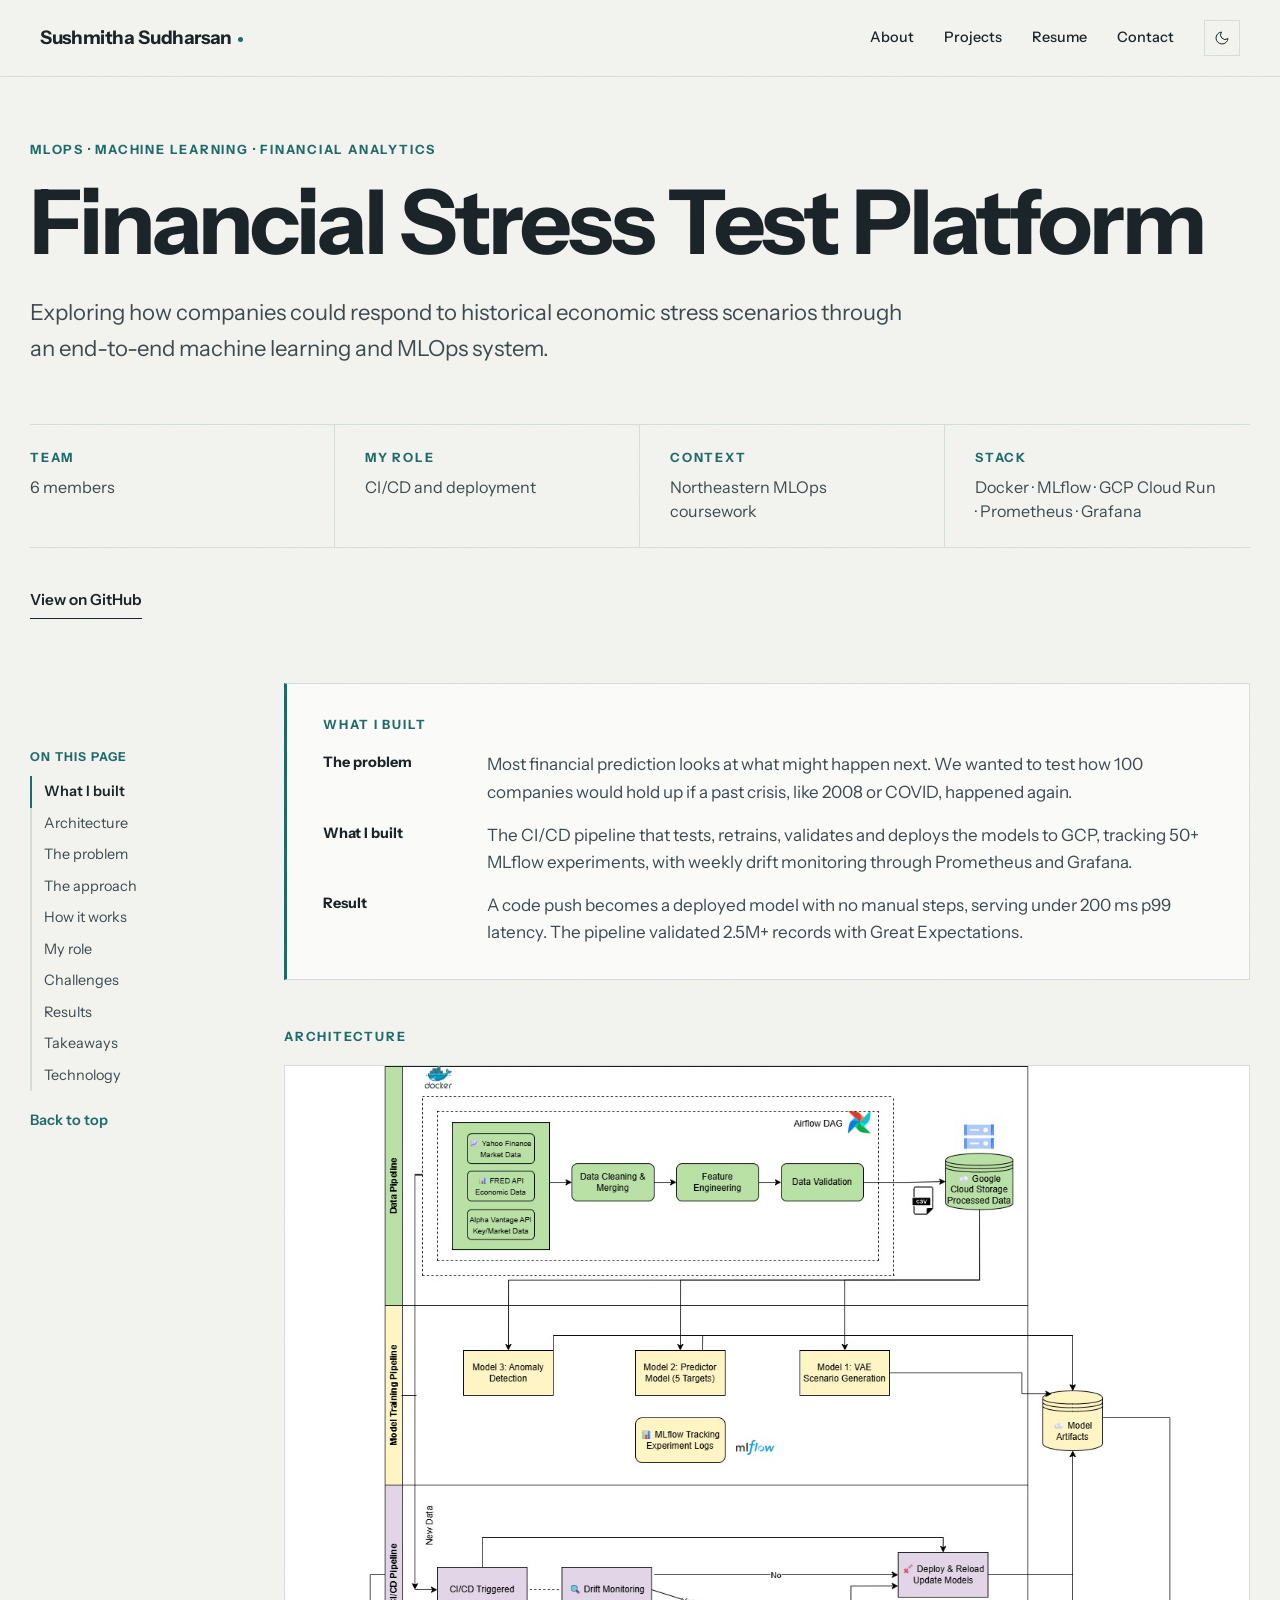
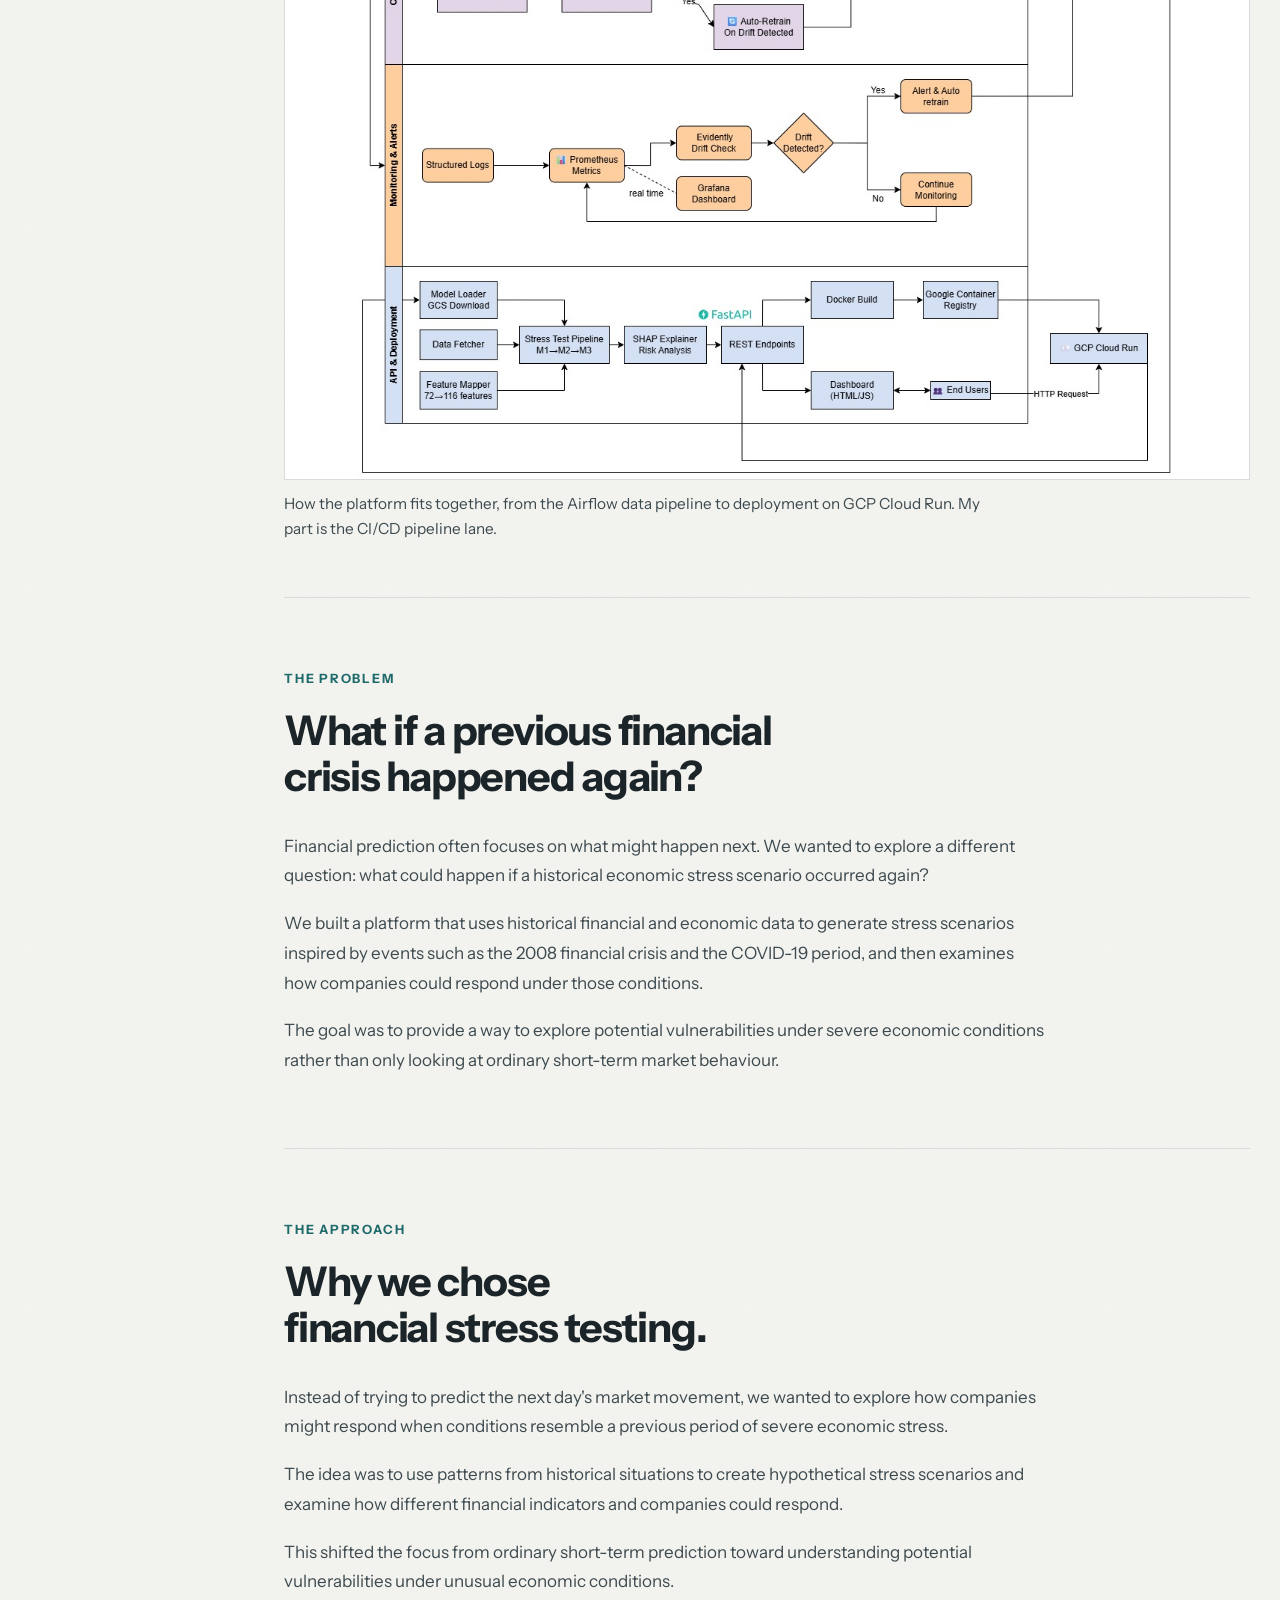
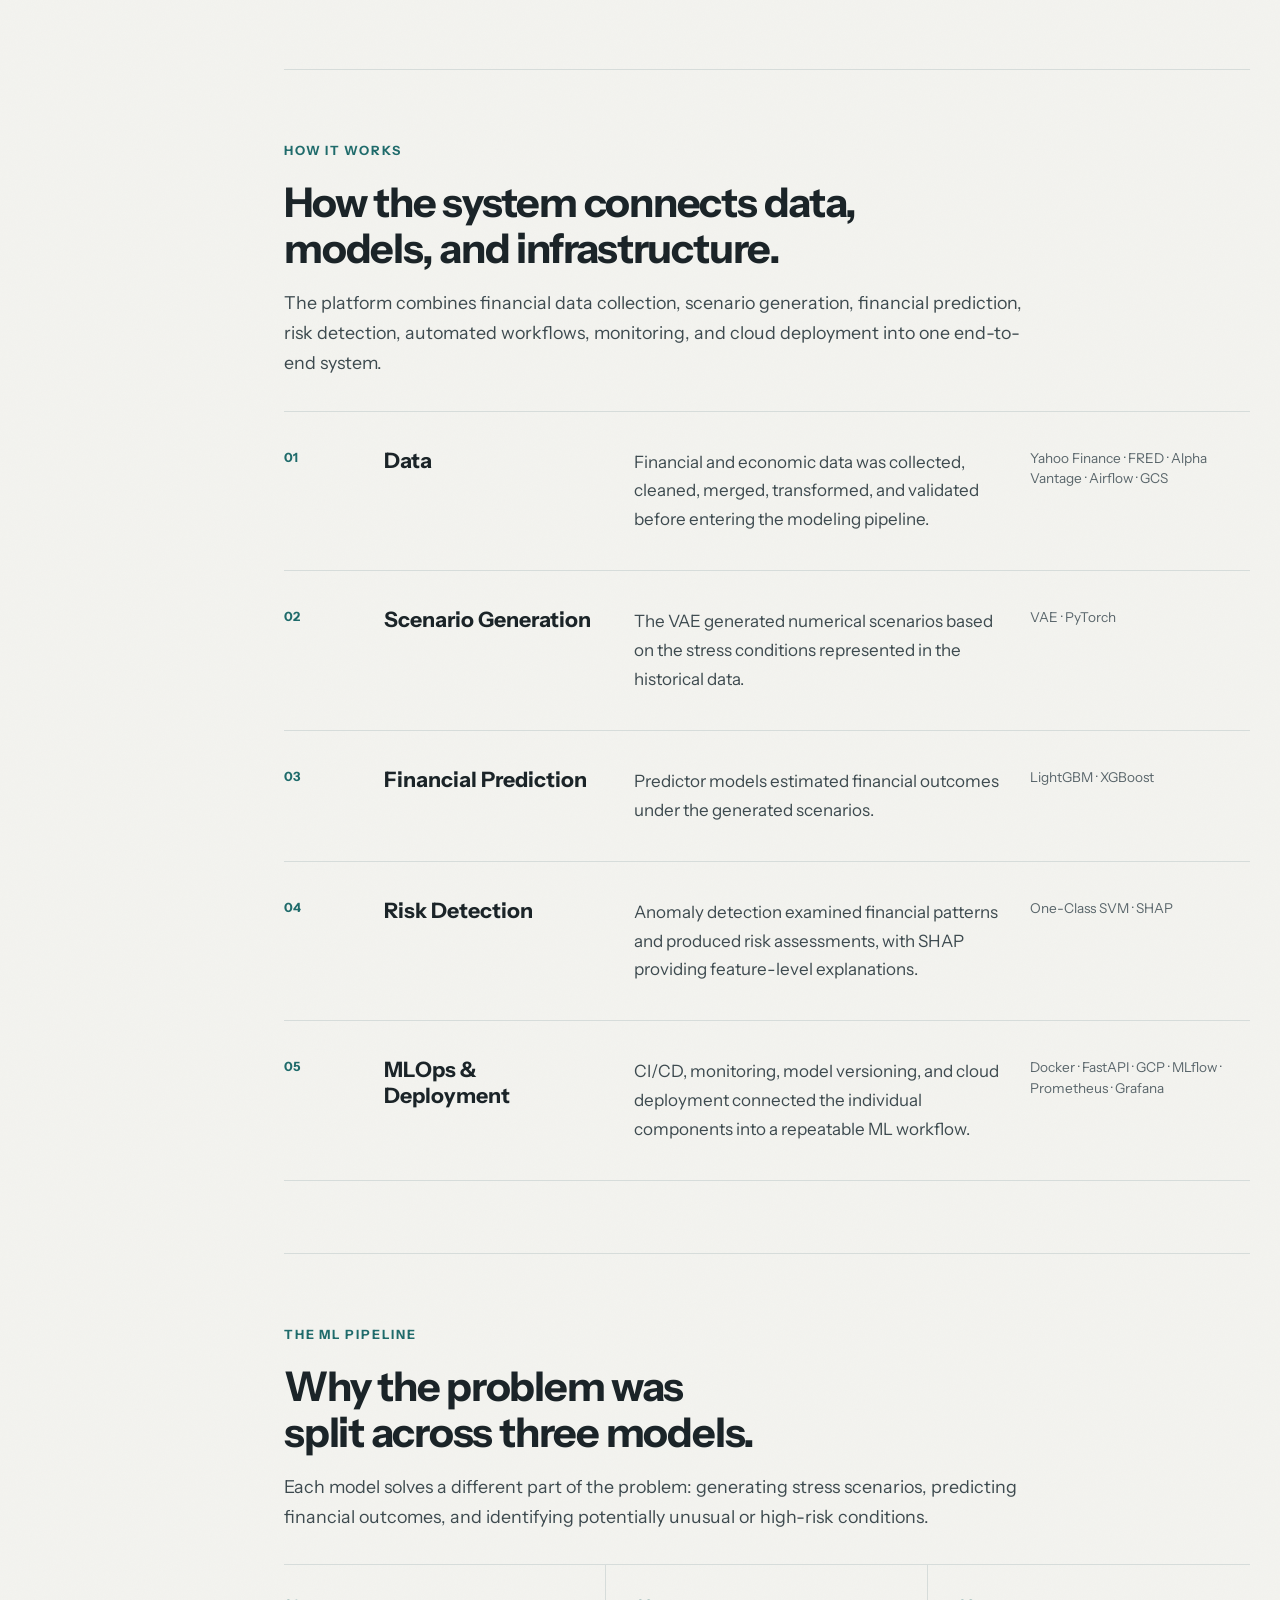
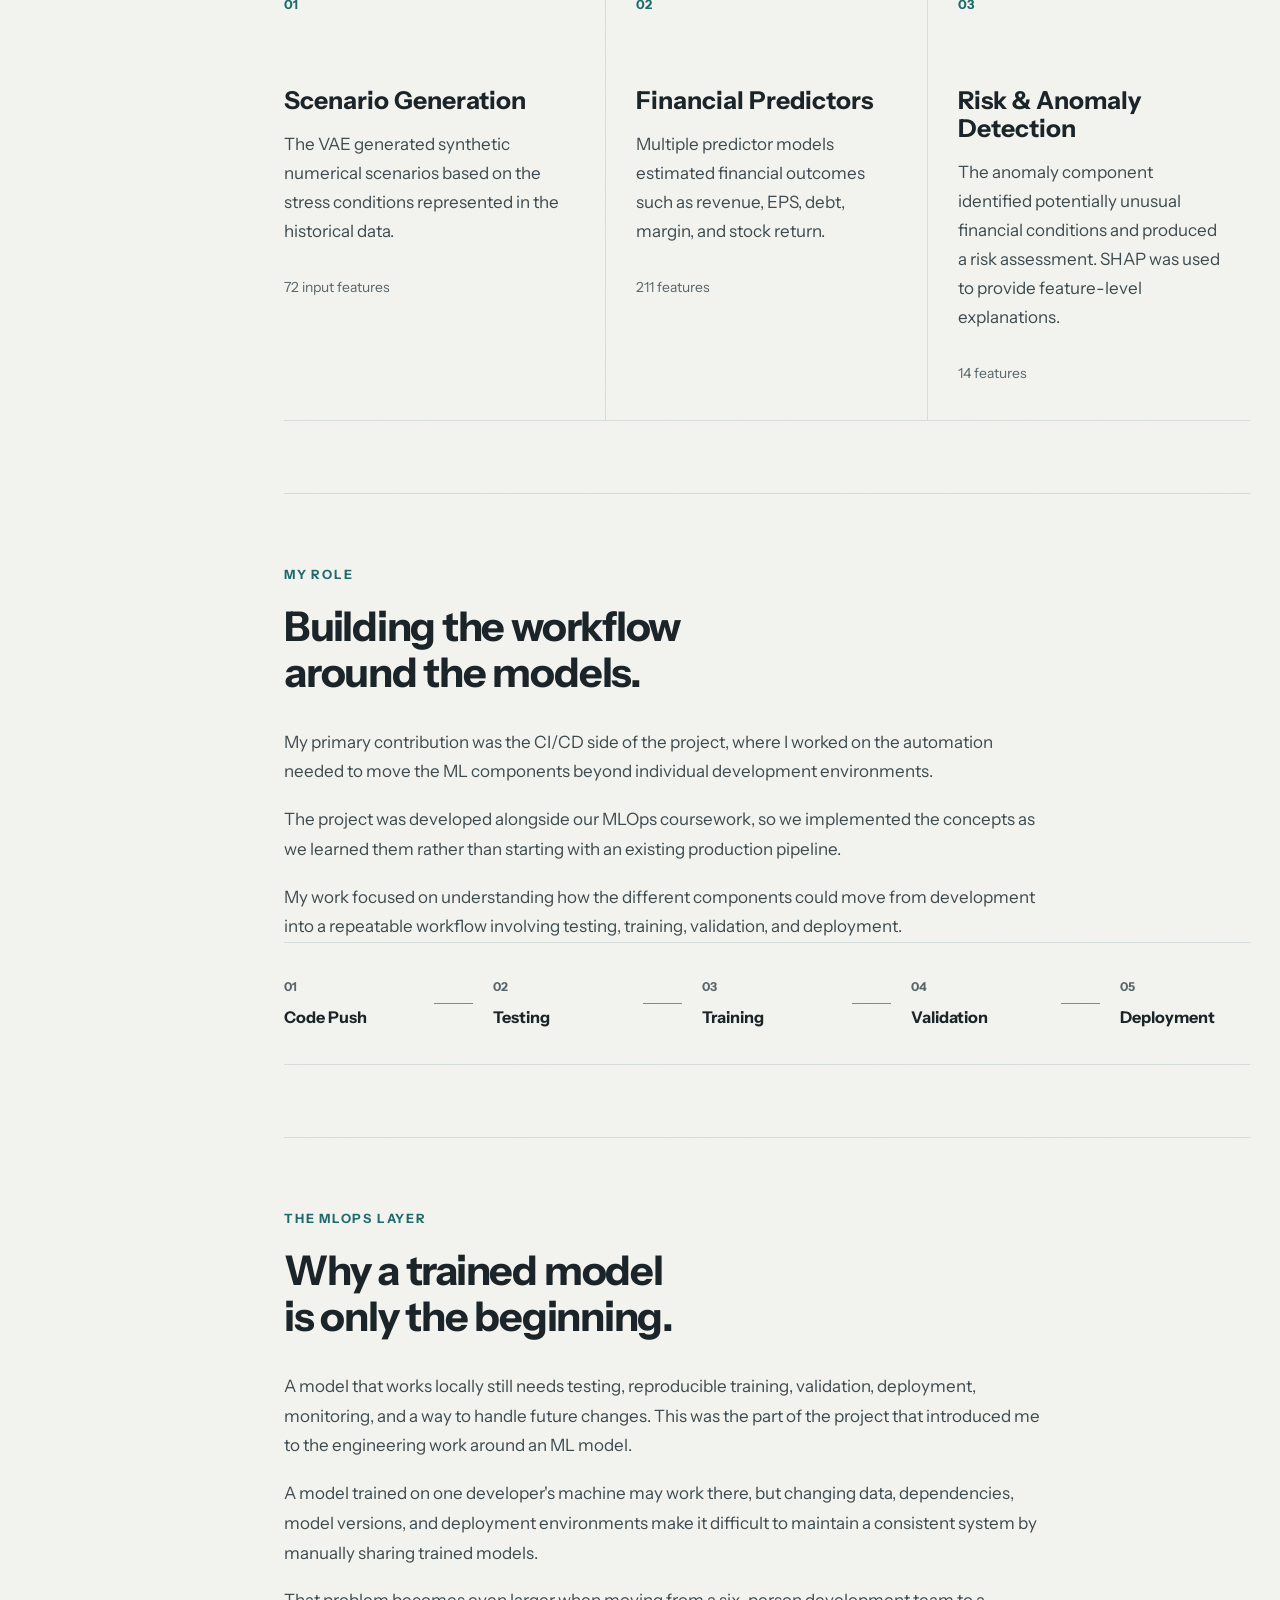
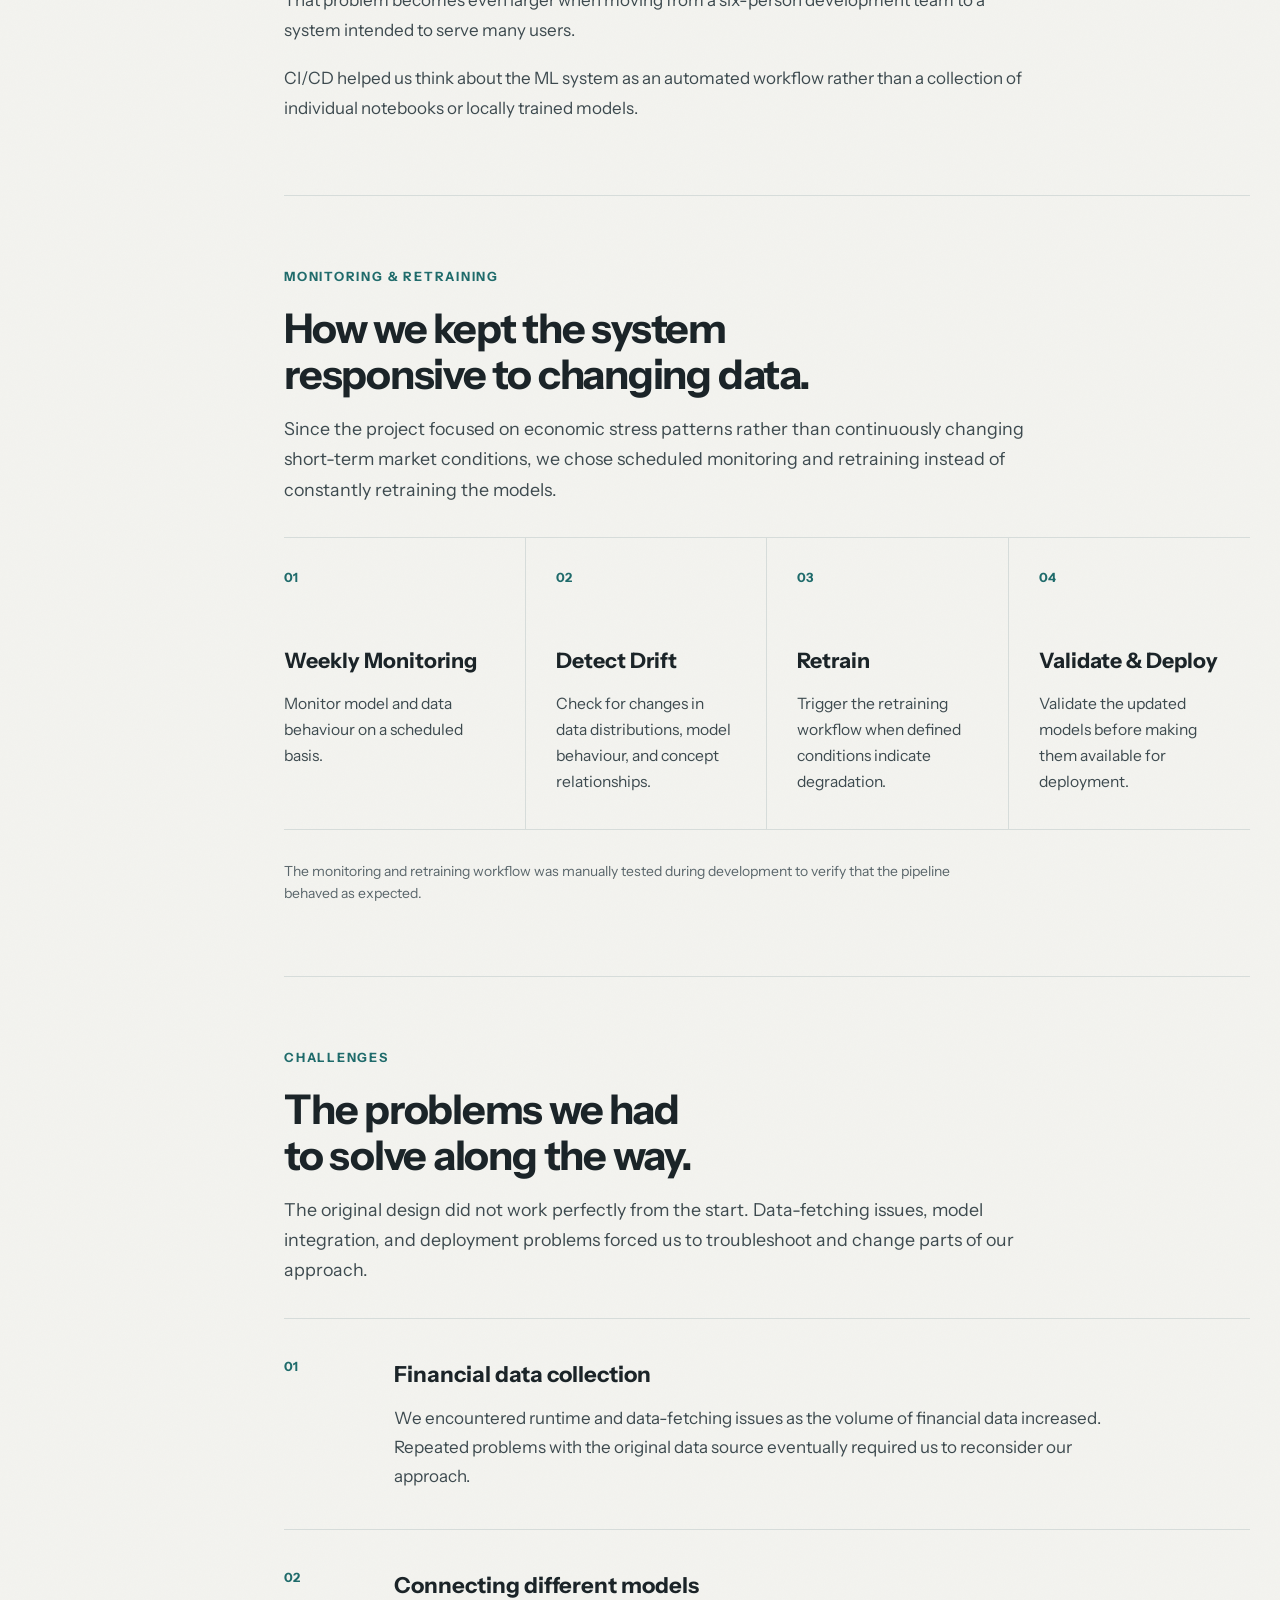
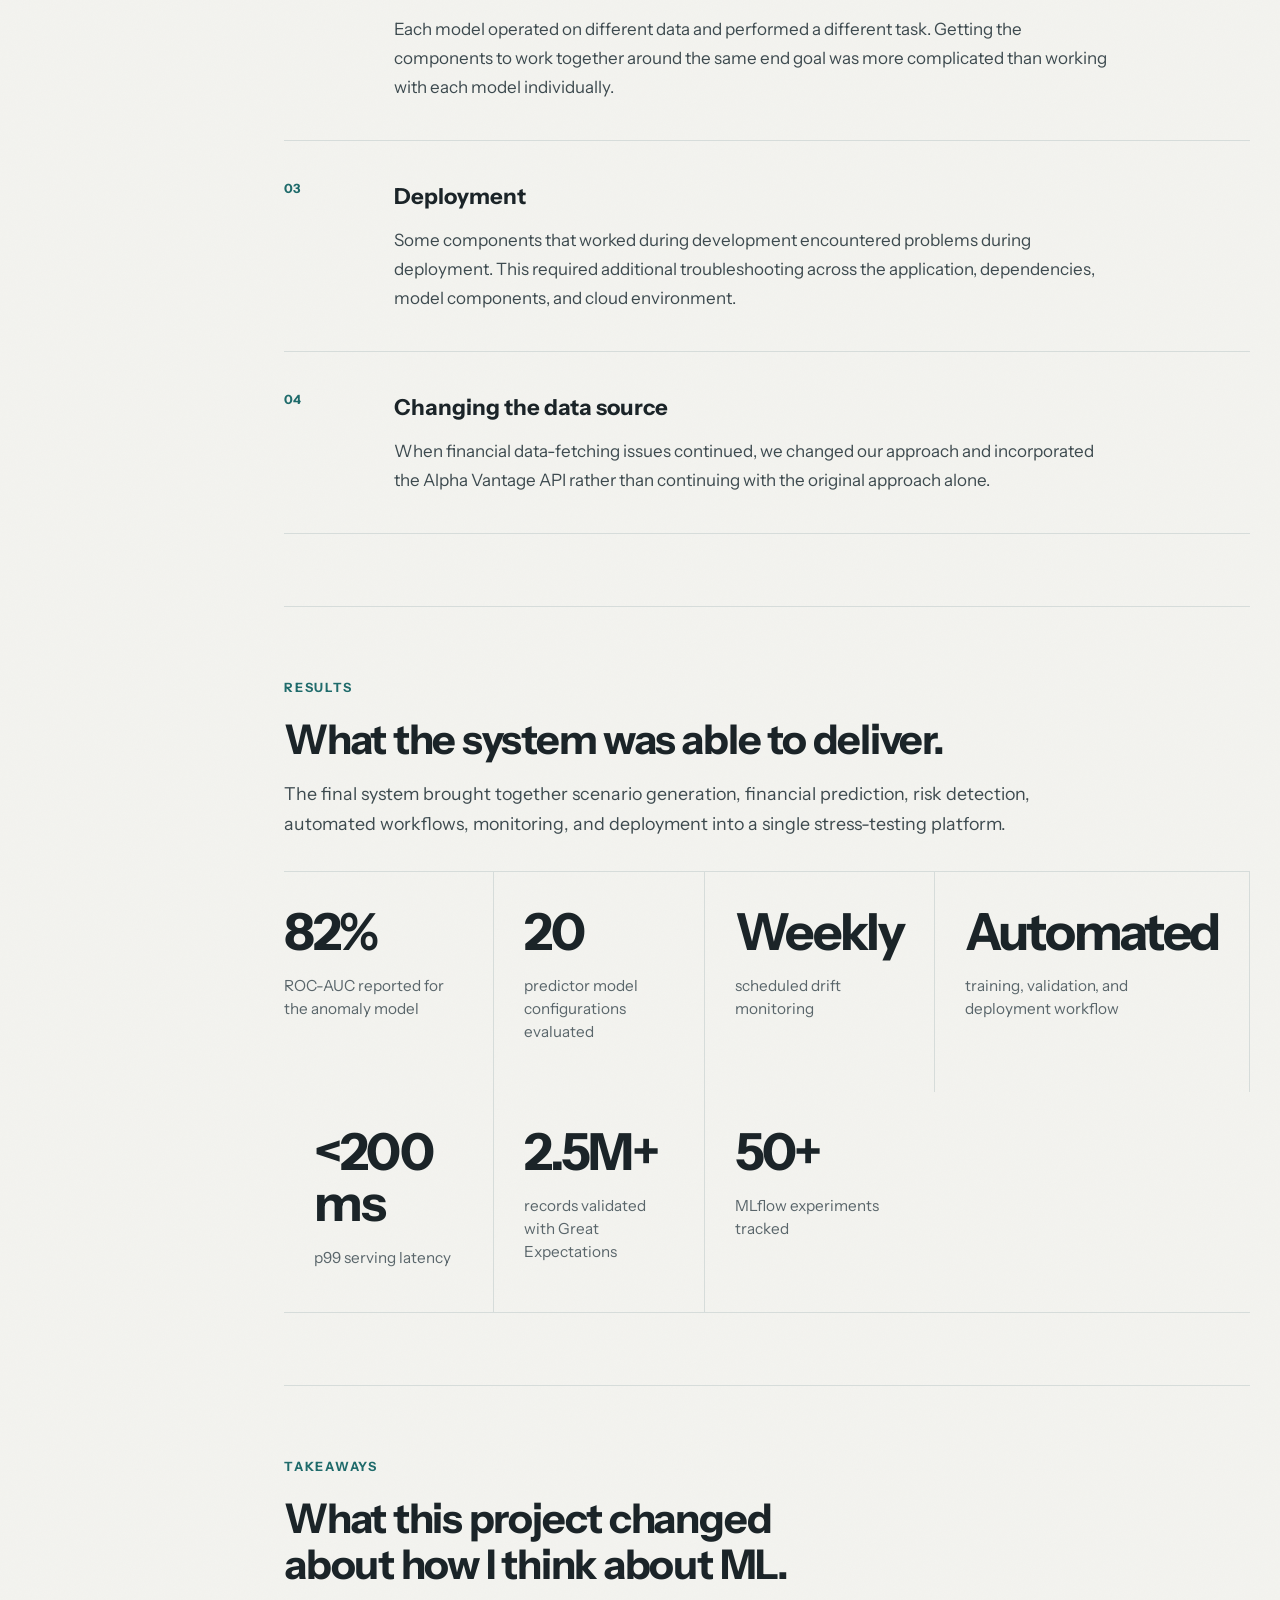
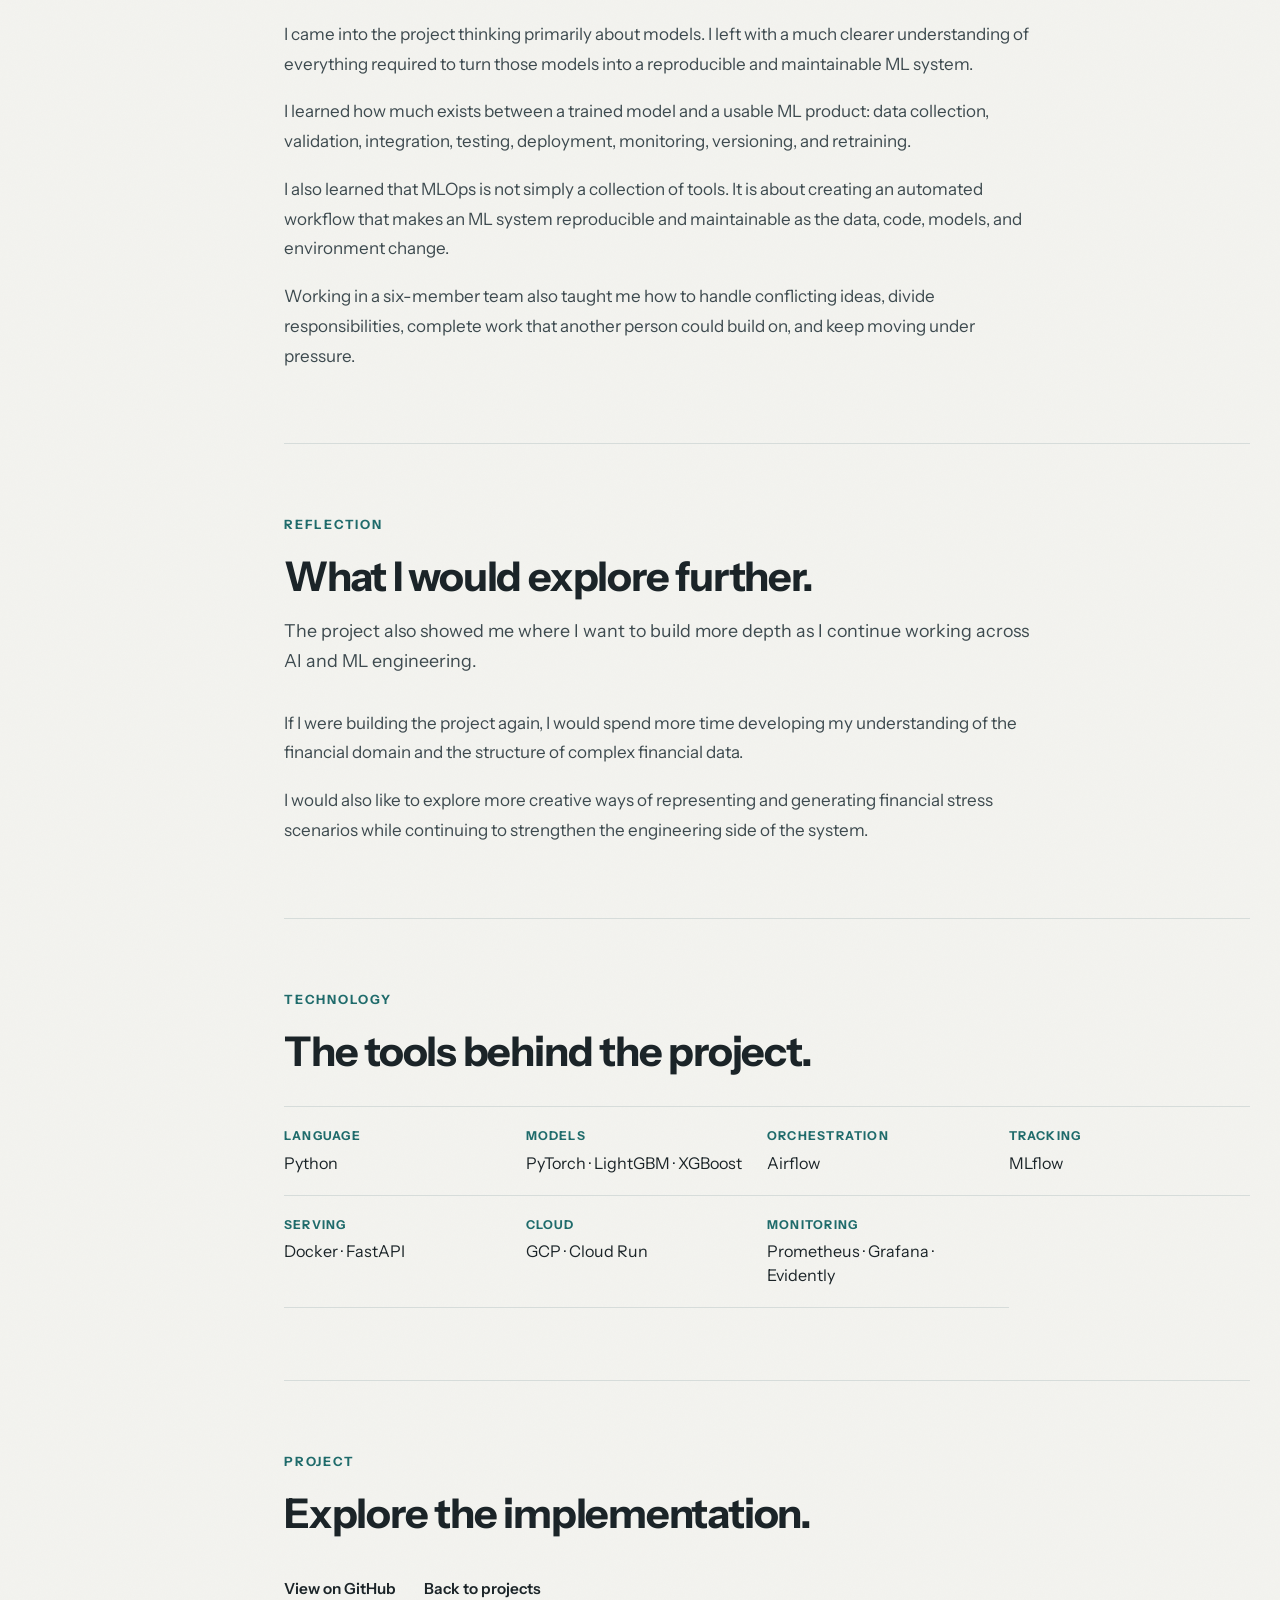
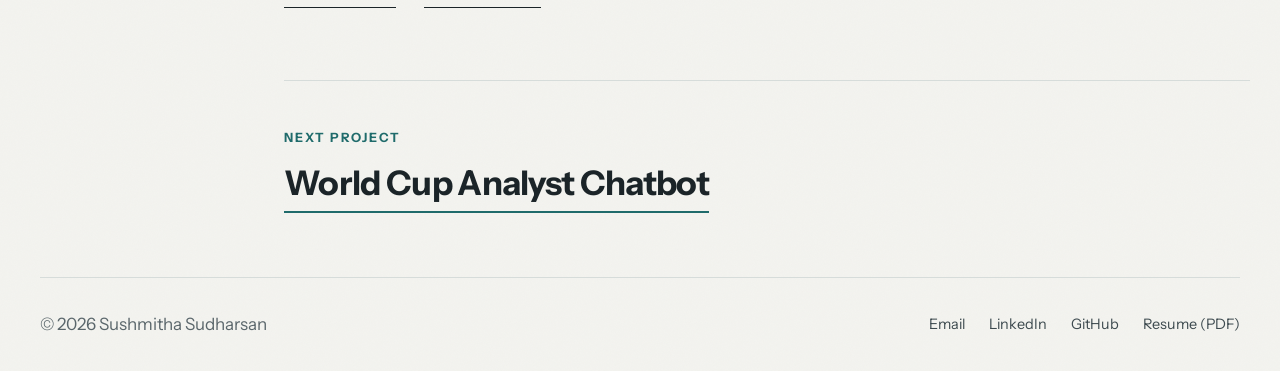
<file: projects/project-1.html>
<!doctype html>
<html lang="en">
  <head>
    <meta charset="UTF-8" />
    <meta name="referrer" content="strict-origin-when-cross-origin" />
    <title>Moved | Sushmitha Sudharsan</title>
    <link rel="canonical" href="https://sushmithasudharsan.github.io/projects/financial-stress-test/" />
    <meta name="robots" content="noindex" />
    <meta http-equiv="refresh" content="0; url=/projects/financial-stress-test/" />
  </head>
  <body>
    <p>This page has moved to <a href="/projects/financial-stress-test/">https://sushmithasudharsan.github.io/projects/financial-stress-test/</a>.</p>
  </body>
</html>
</file>
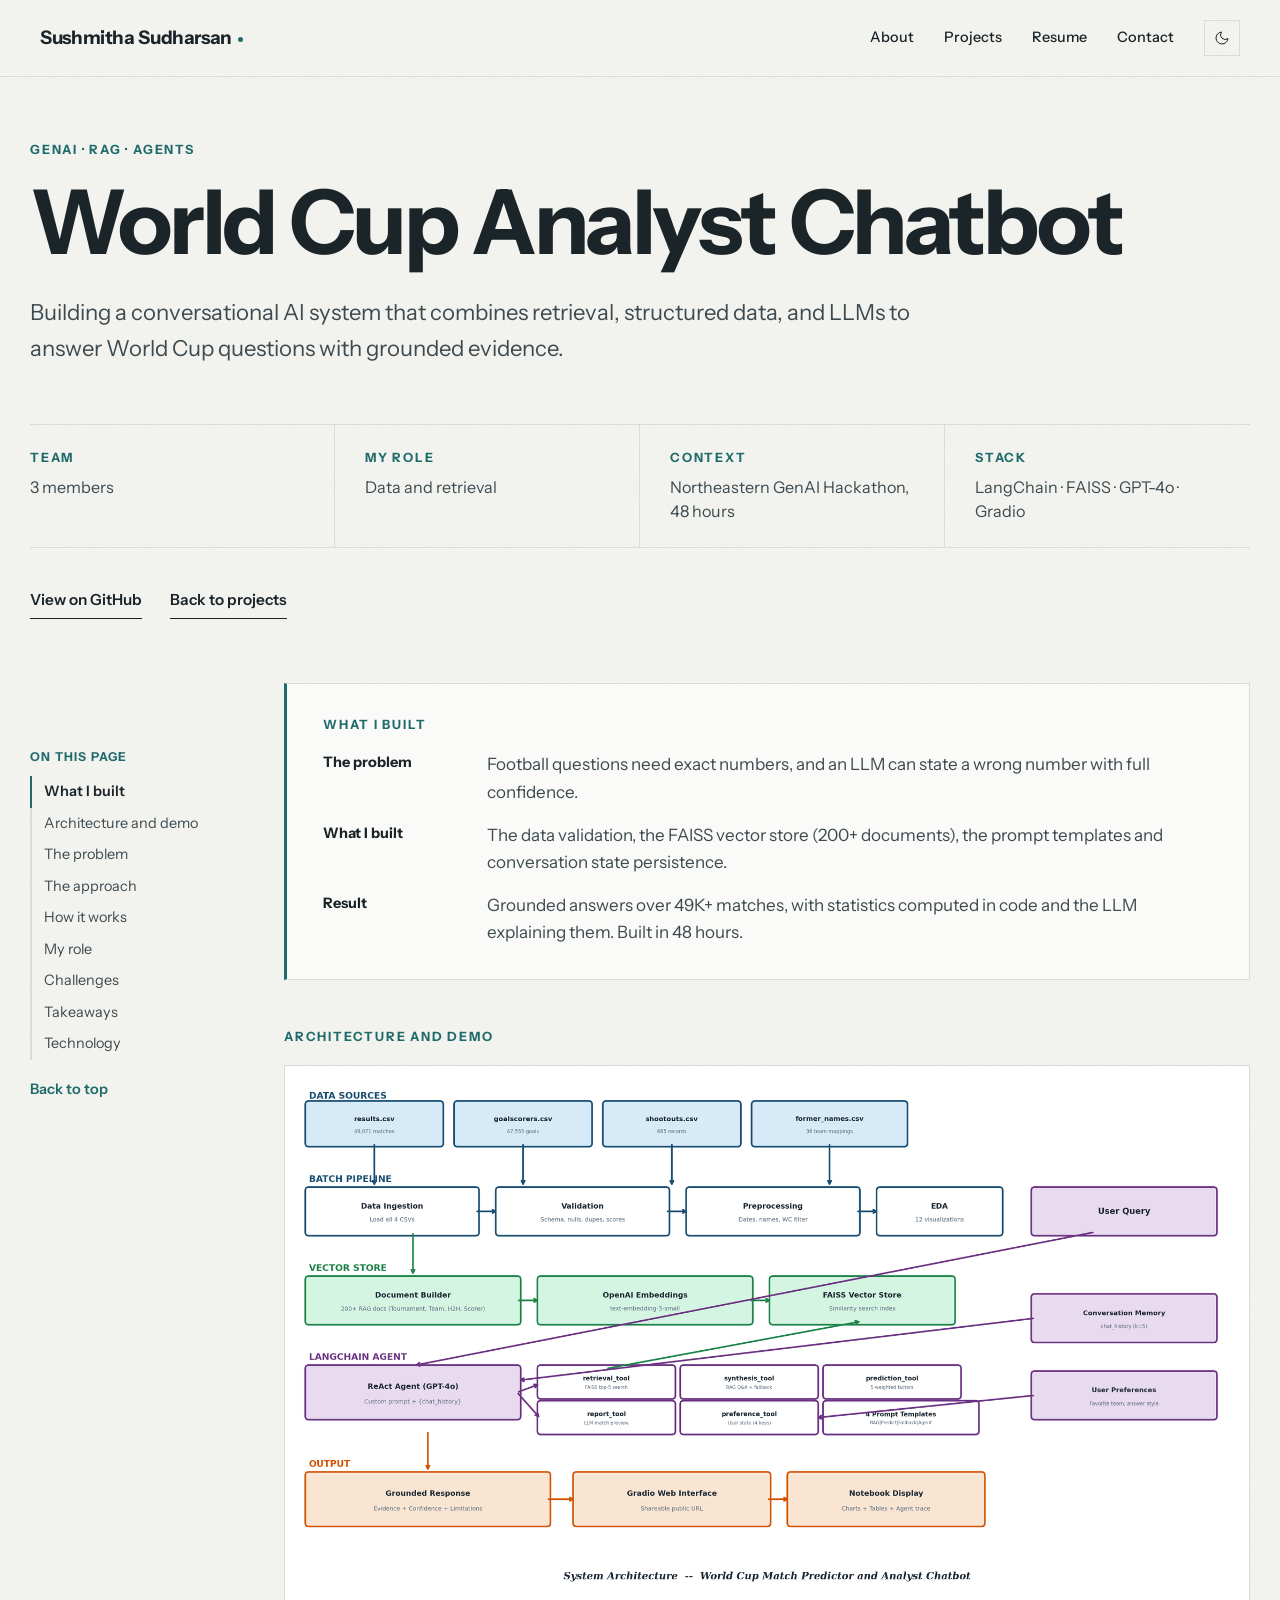
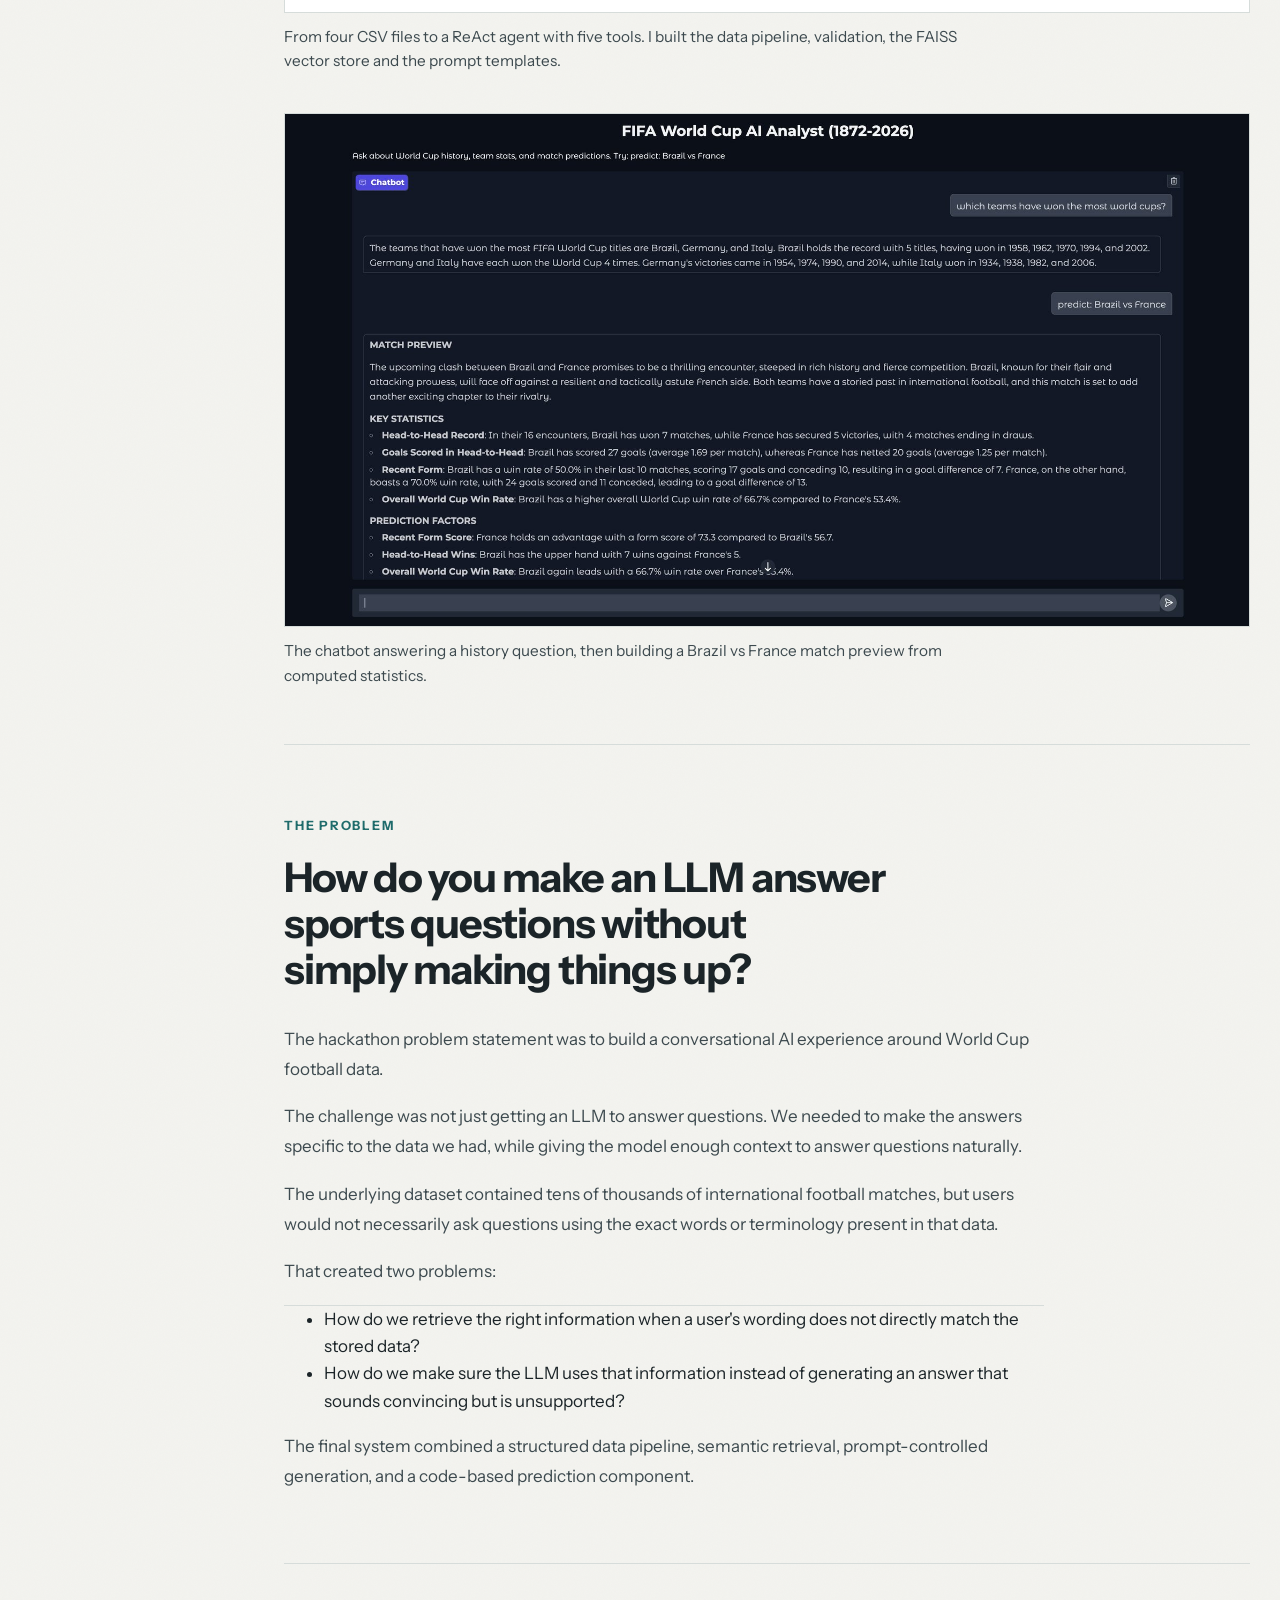
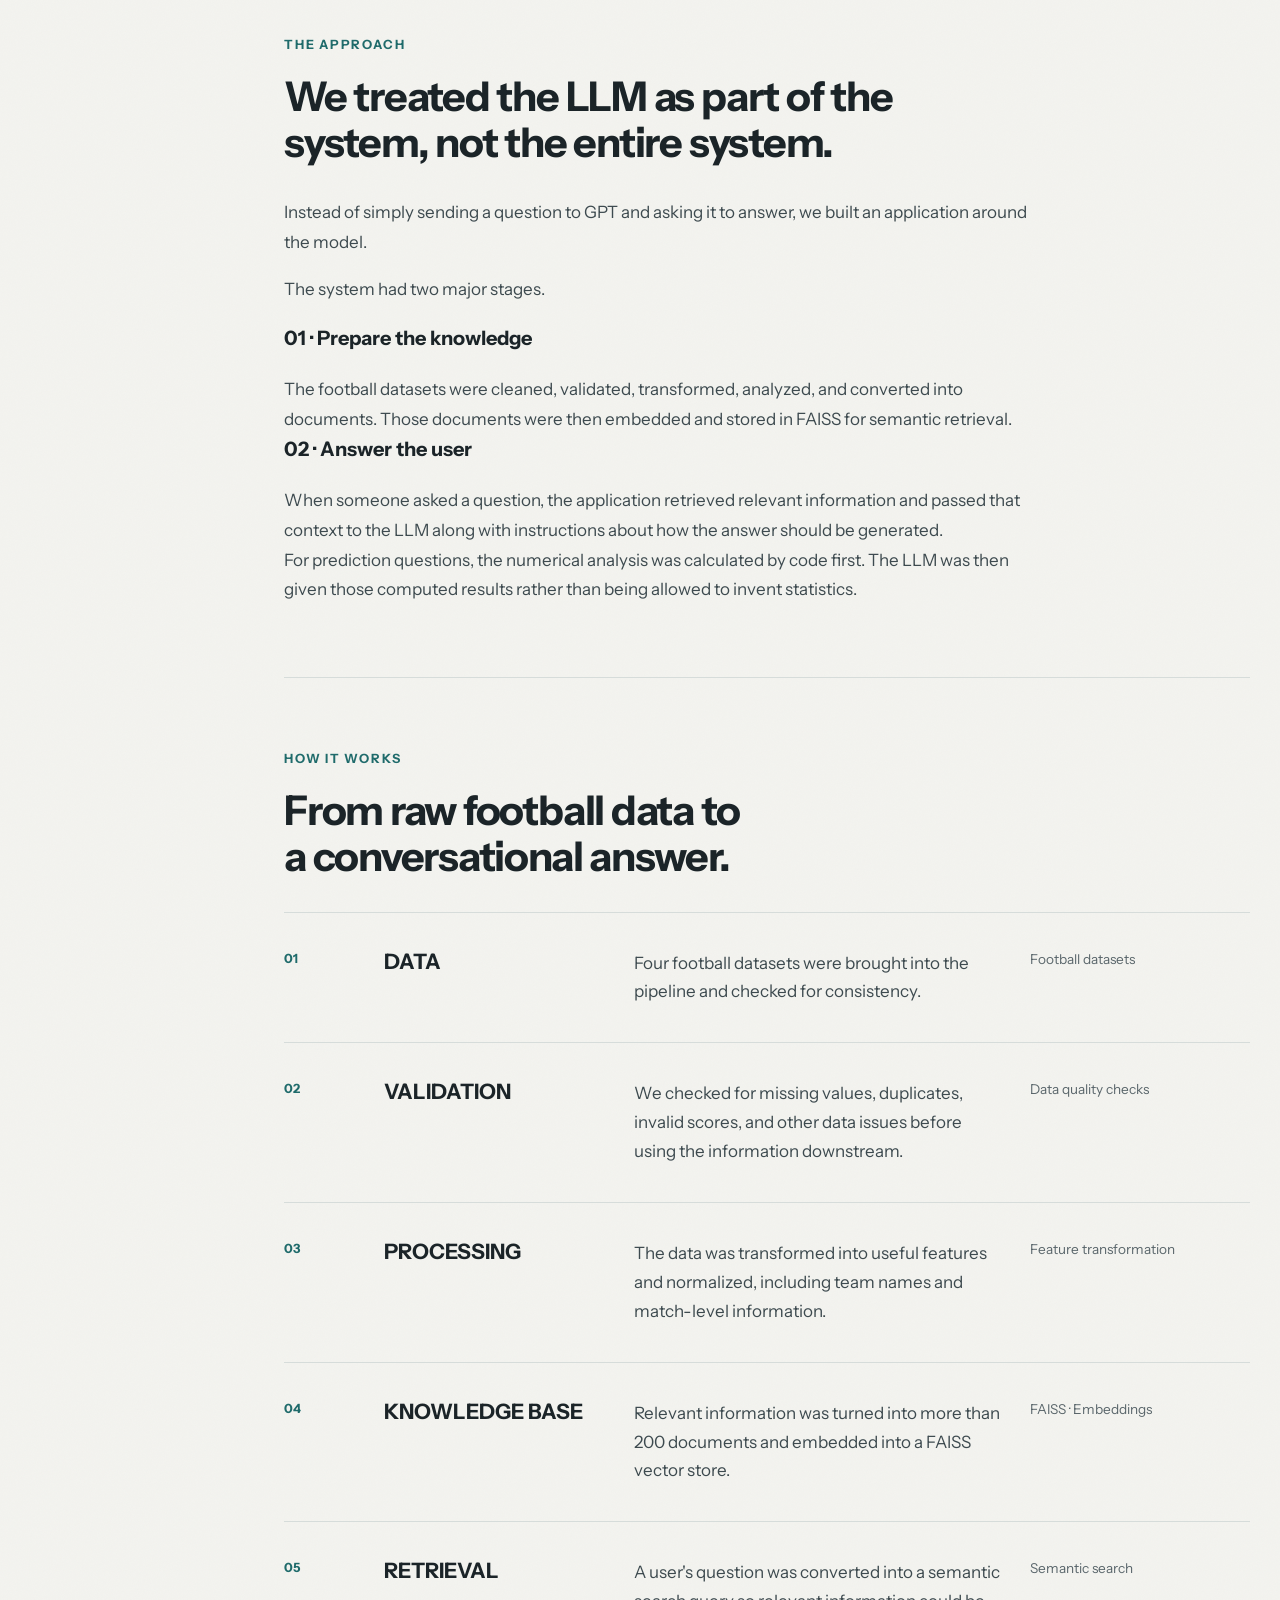
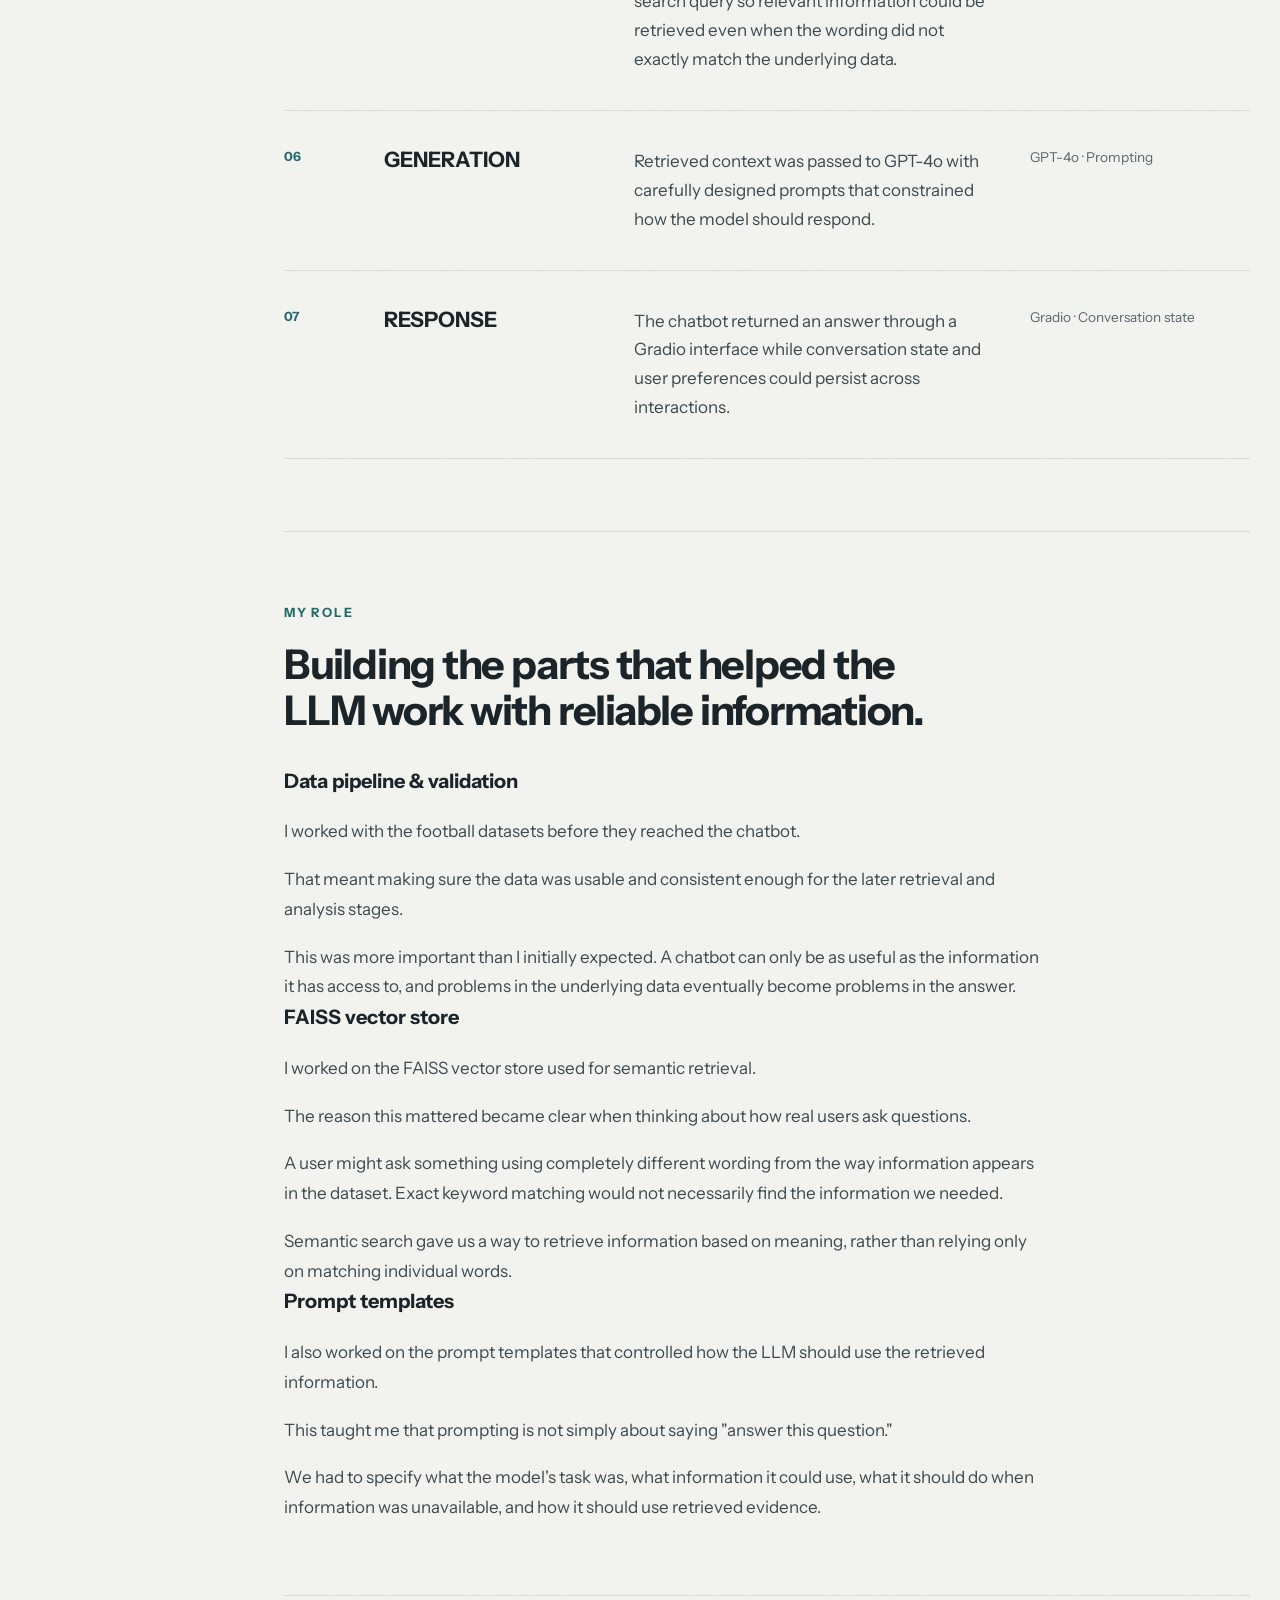
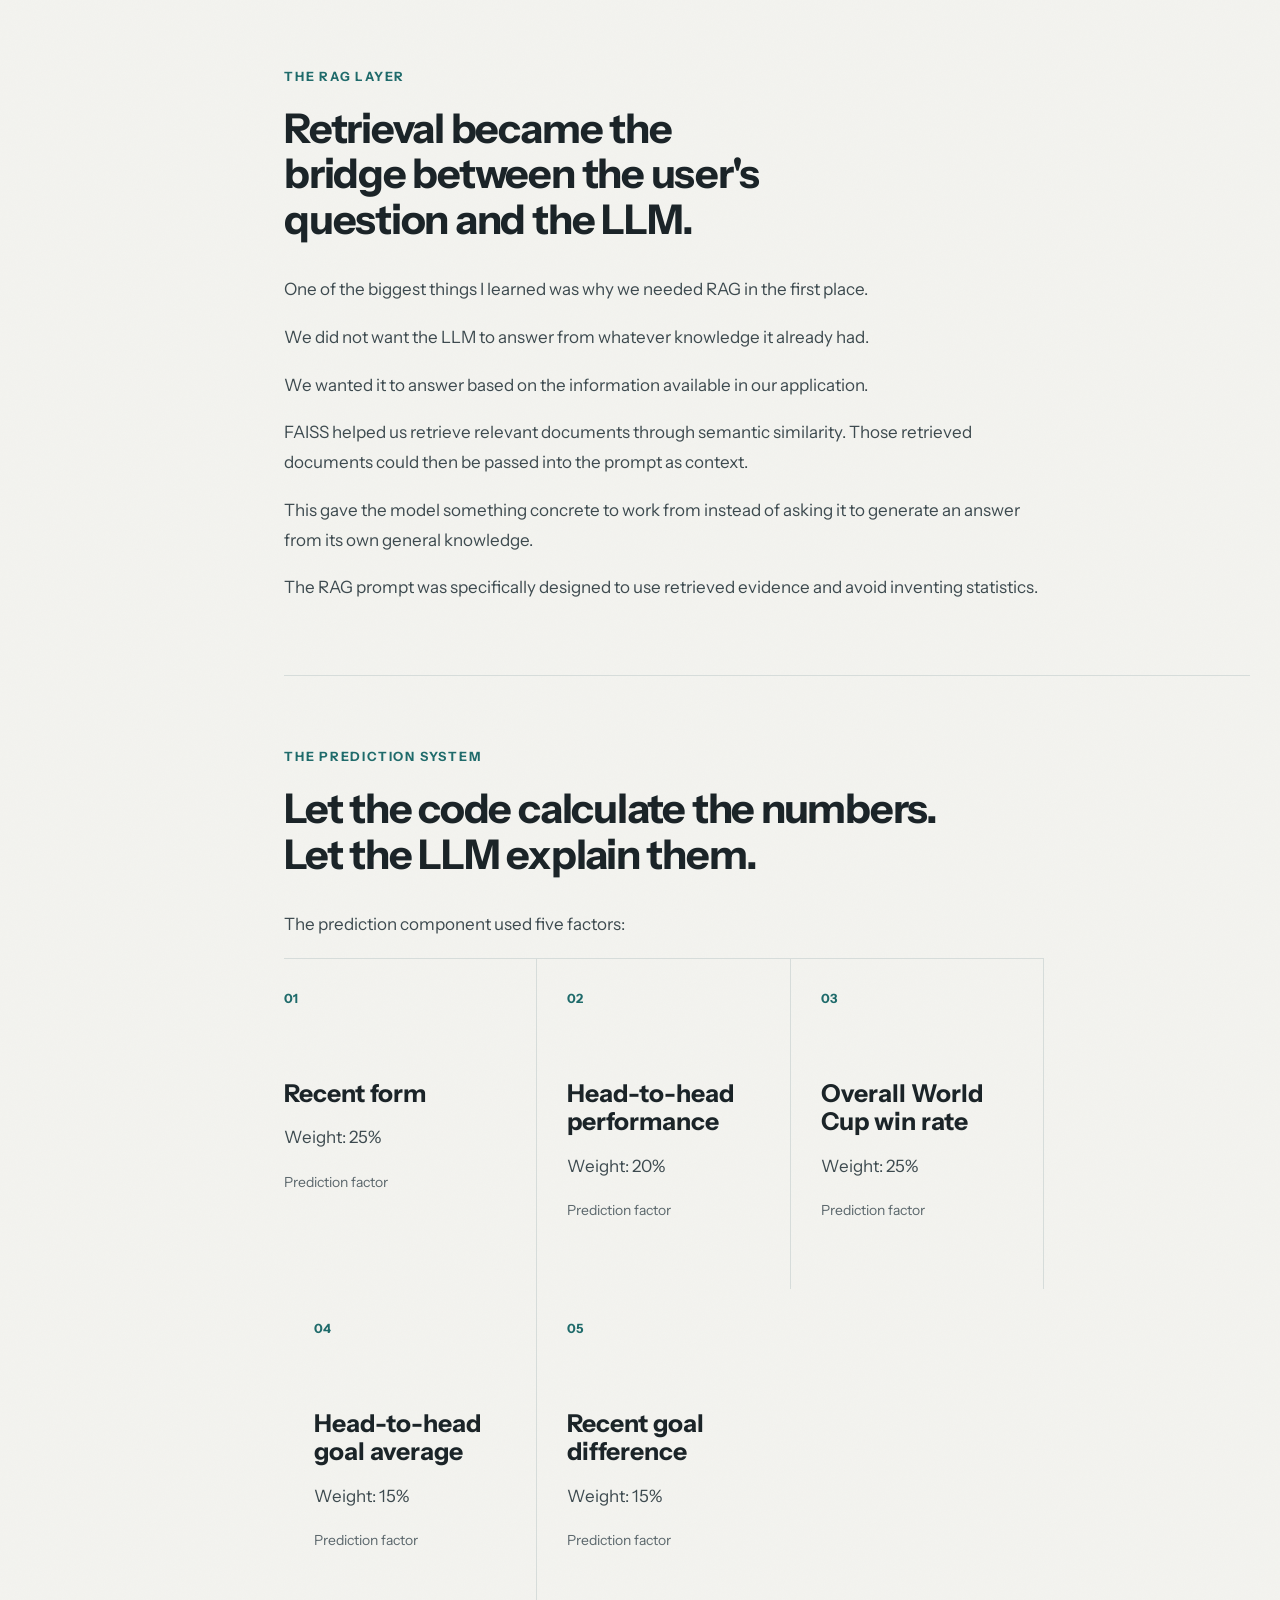
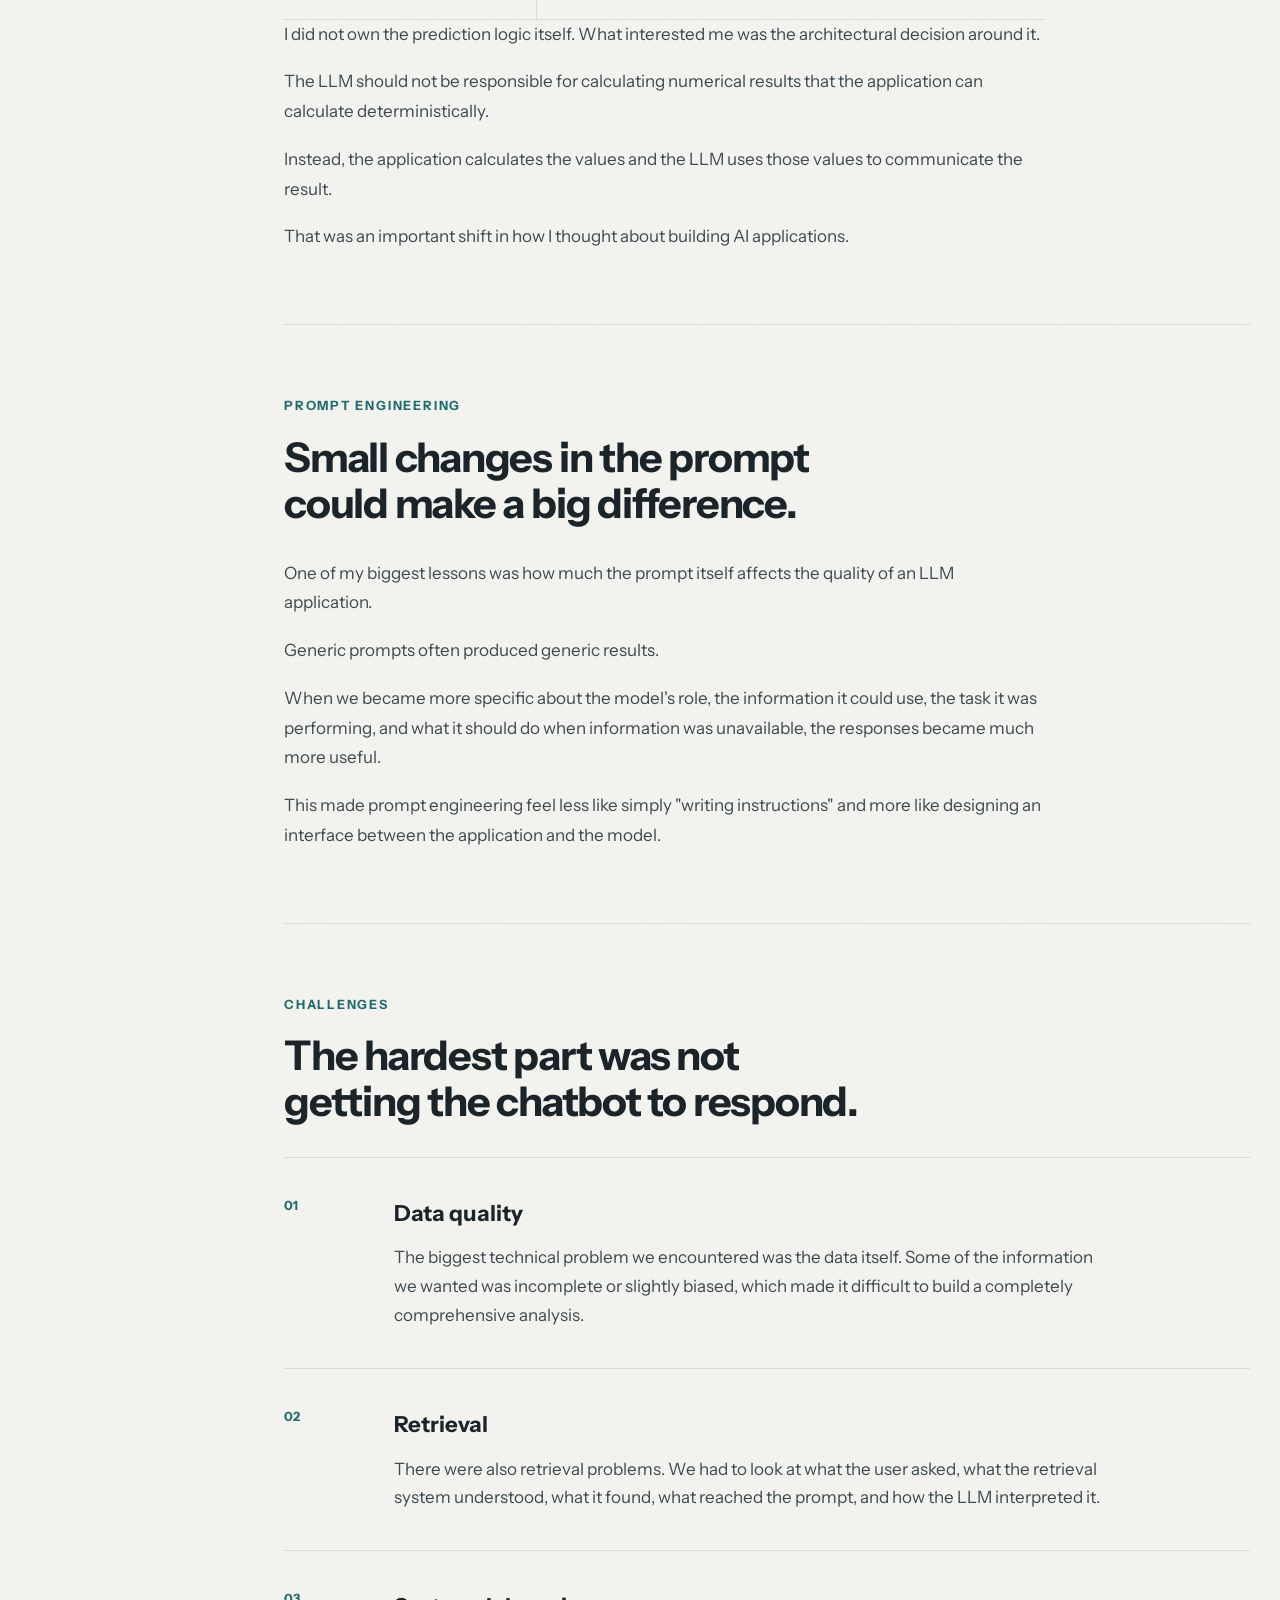
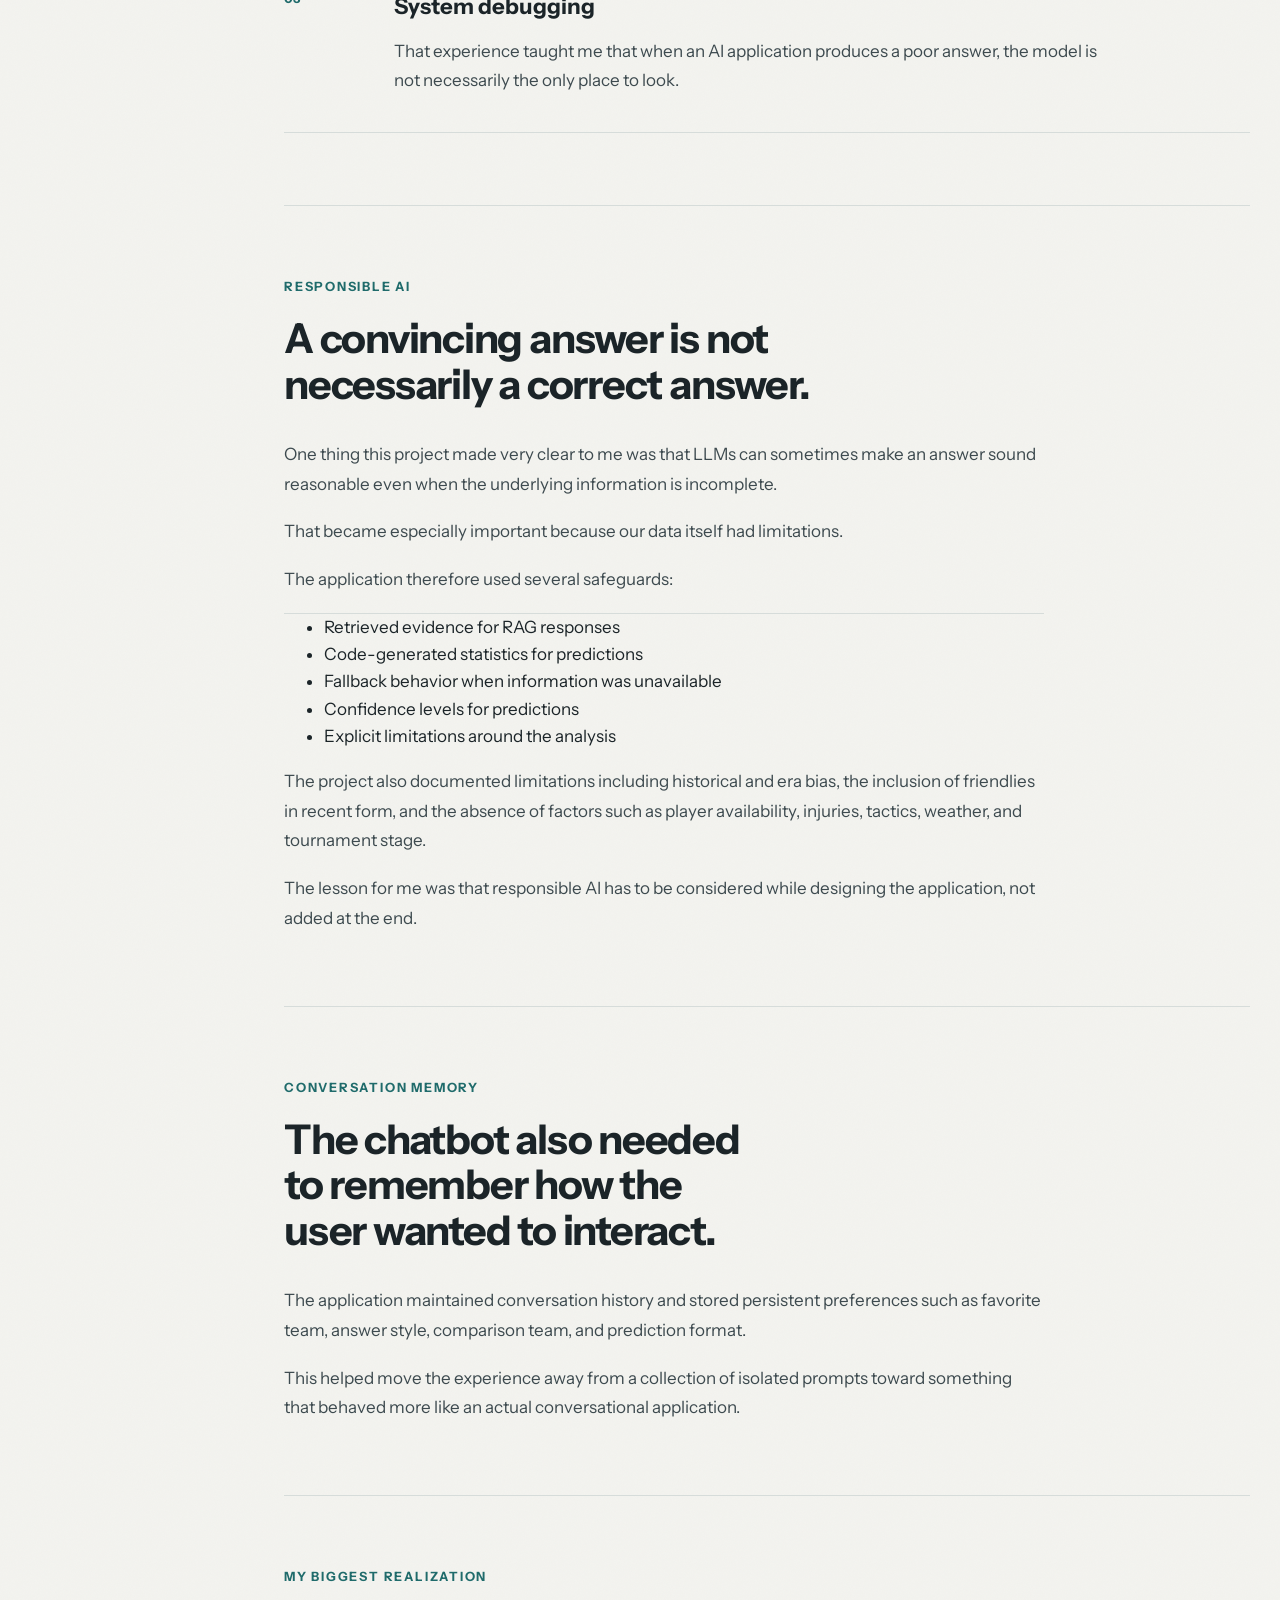
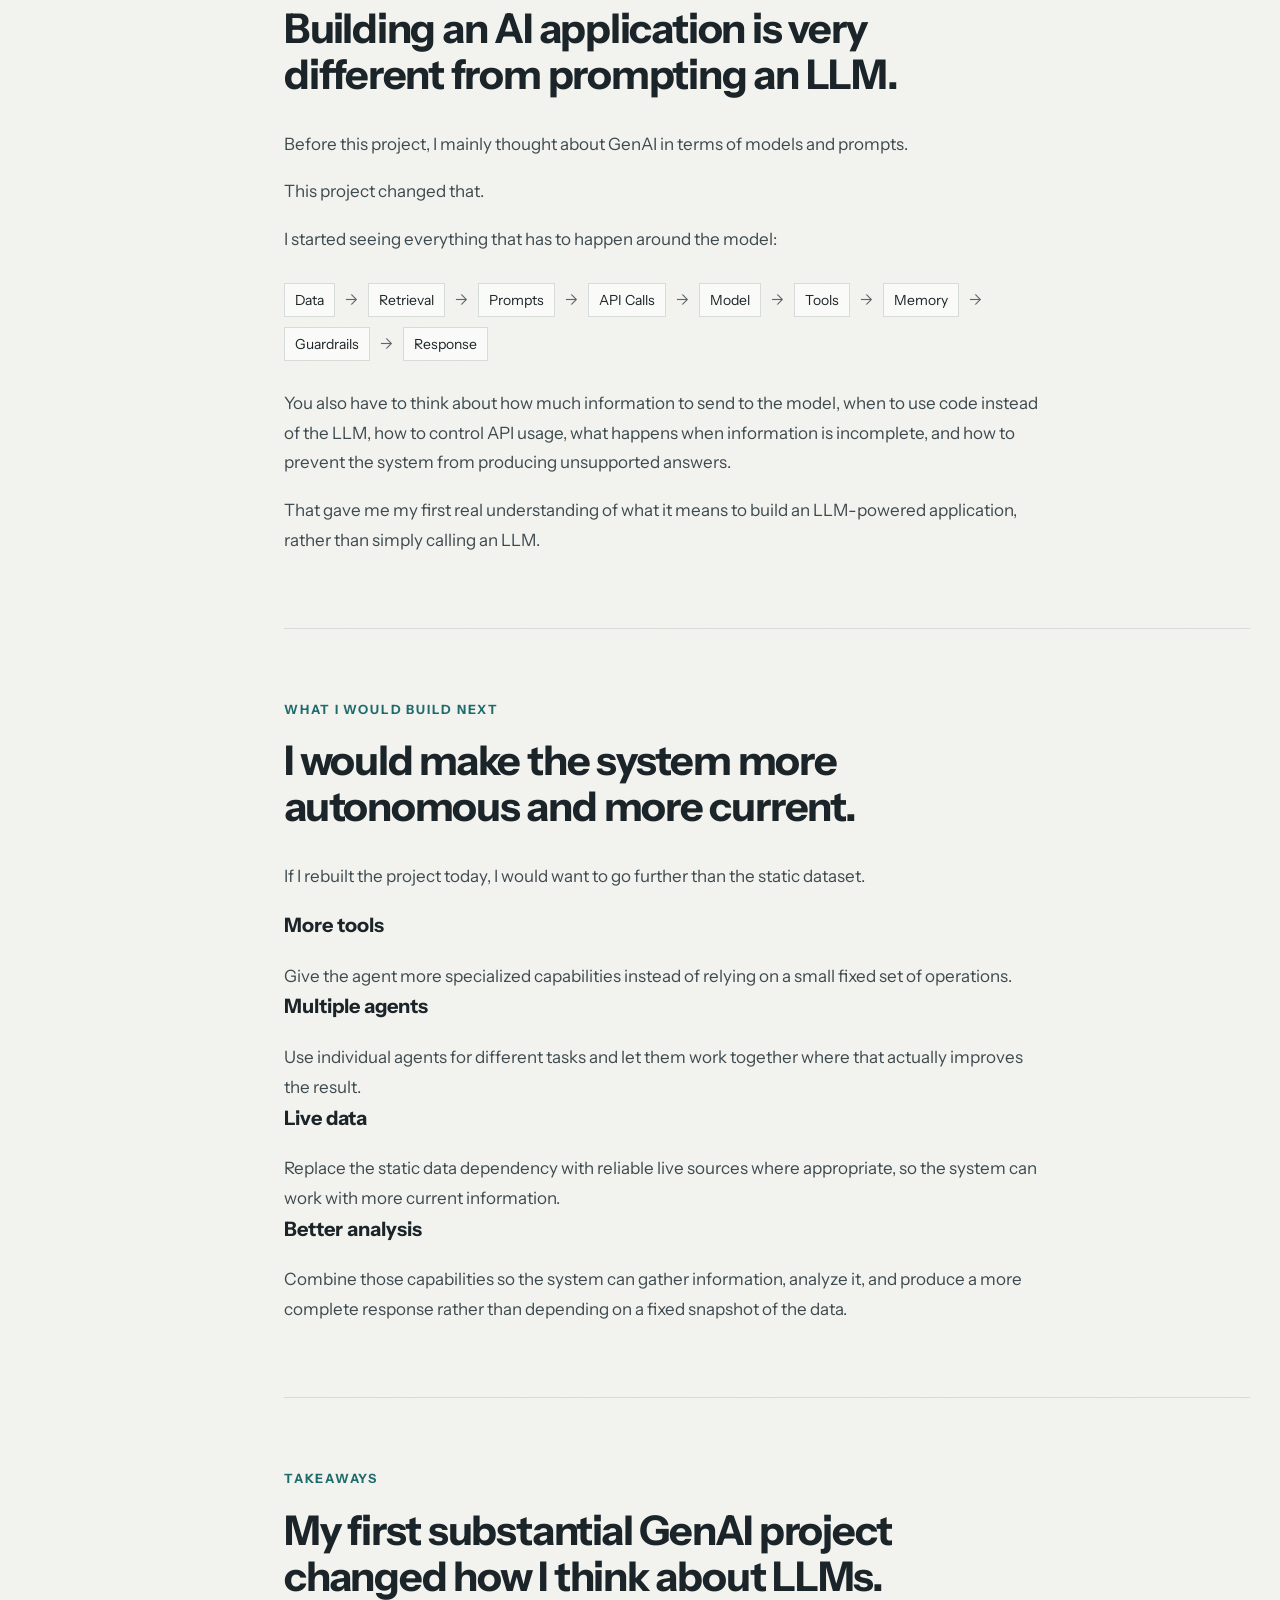
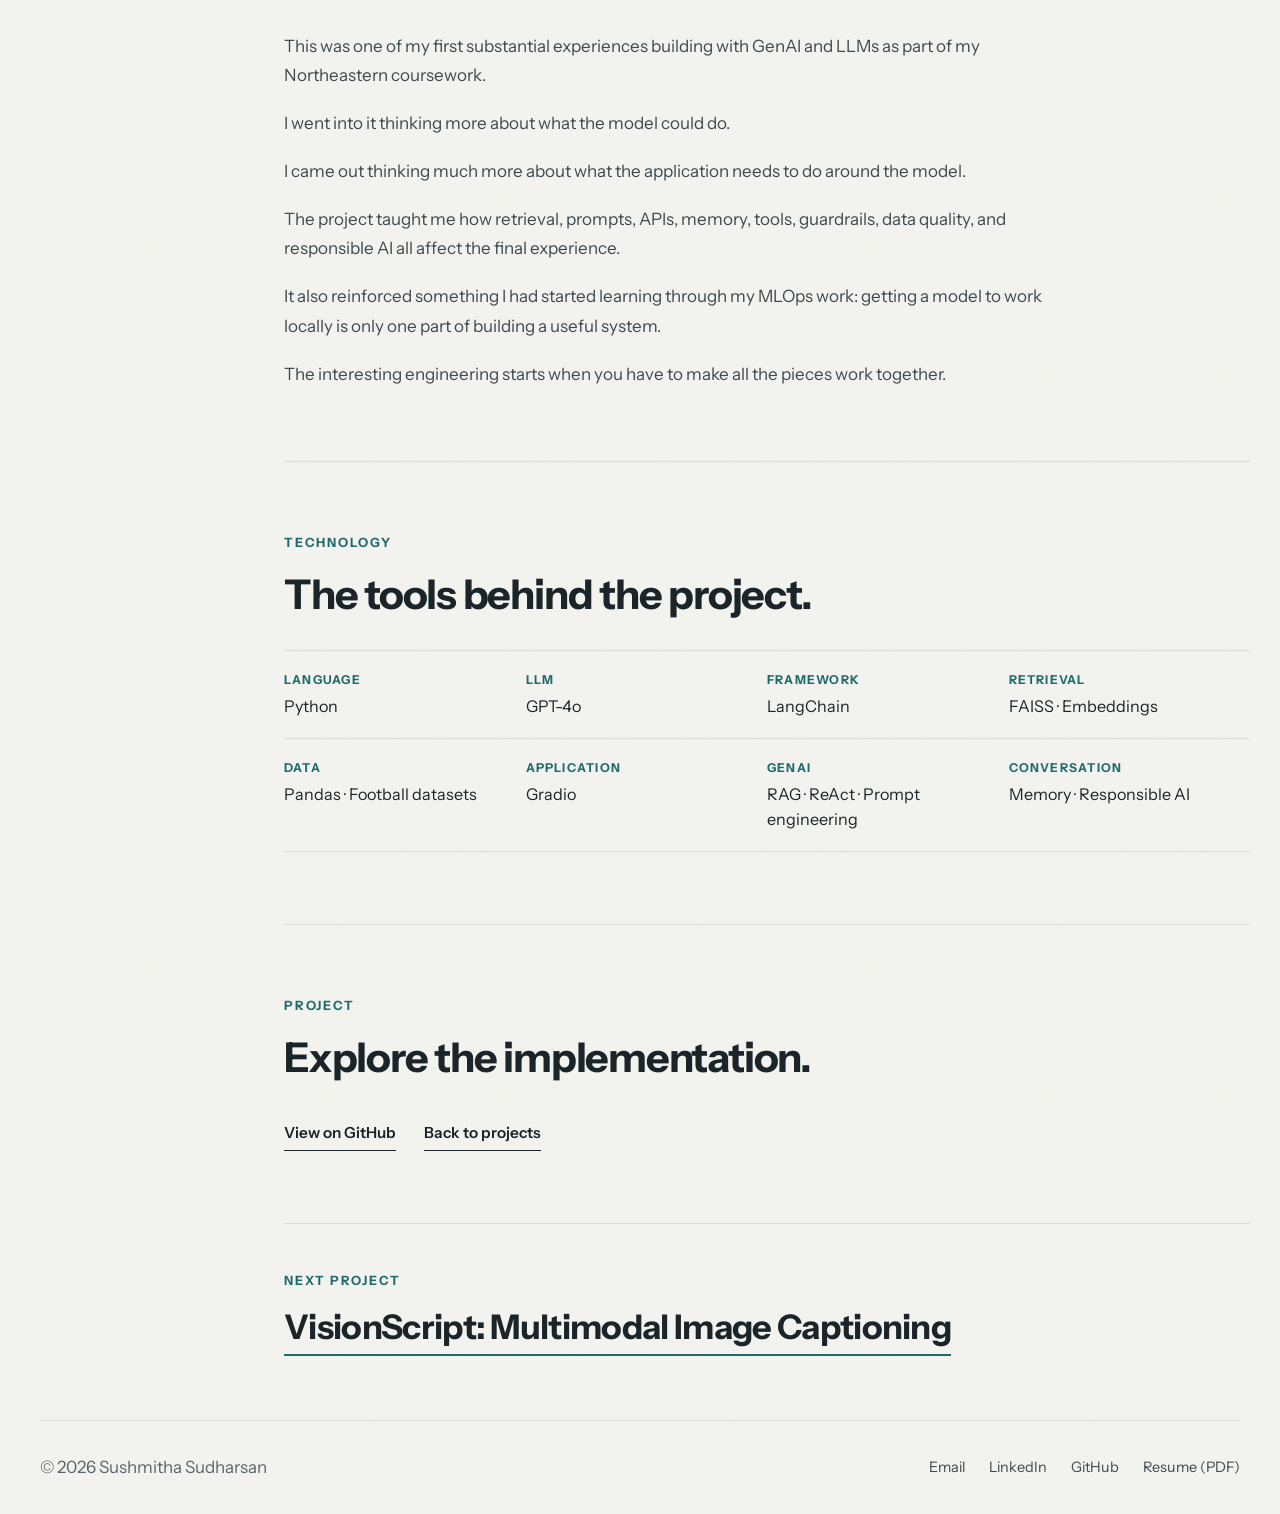
<file: projects/project-2.html>
<!doctype html>
<html lang="en">
  <head>
    <meta charset="UTF-8" />
    <meta name="referrer" content="strict-origin-when-cross-origin" />
    <title>Moved | Sushmitha Sudharsan</title>
    <link rel="canonical" href="https://sushmithasudharsan.github.io/projects/world-cup-chatbot/" />
    <meta name="robots" content="noindex" />
    <meta http-equiv="refresh" content="0; url=/projects/world-cup-chatbot/" />
  </head>
  <body>
    <p>This page has moved to <a href="/projects/world-cup-chatbot/">https://sushmithasudharsan.github.io/projects/world-cup-chatbot/</a>.</p>
  </body>
</html>
</file>
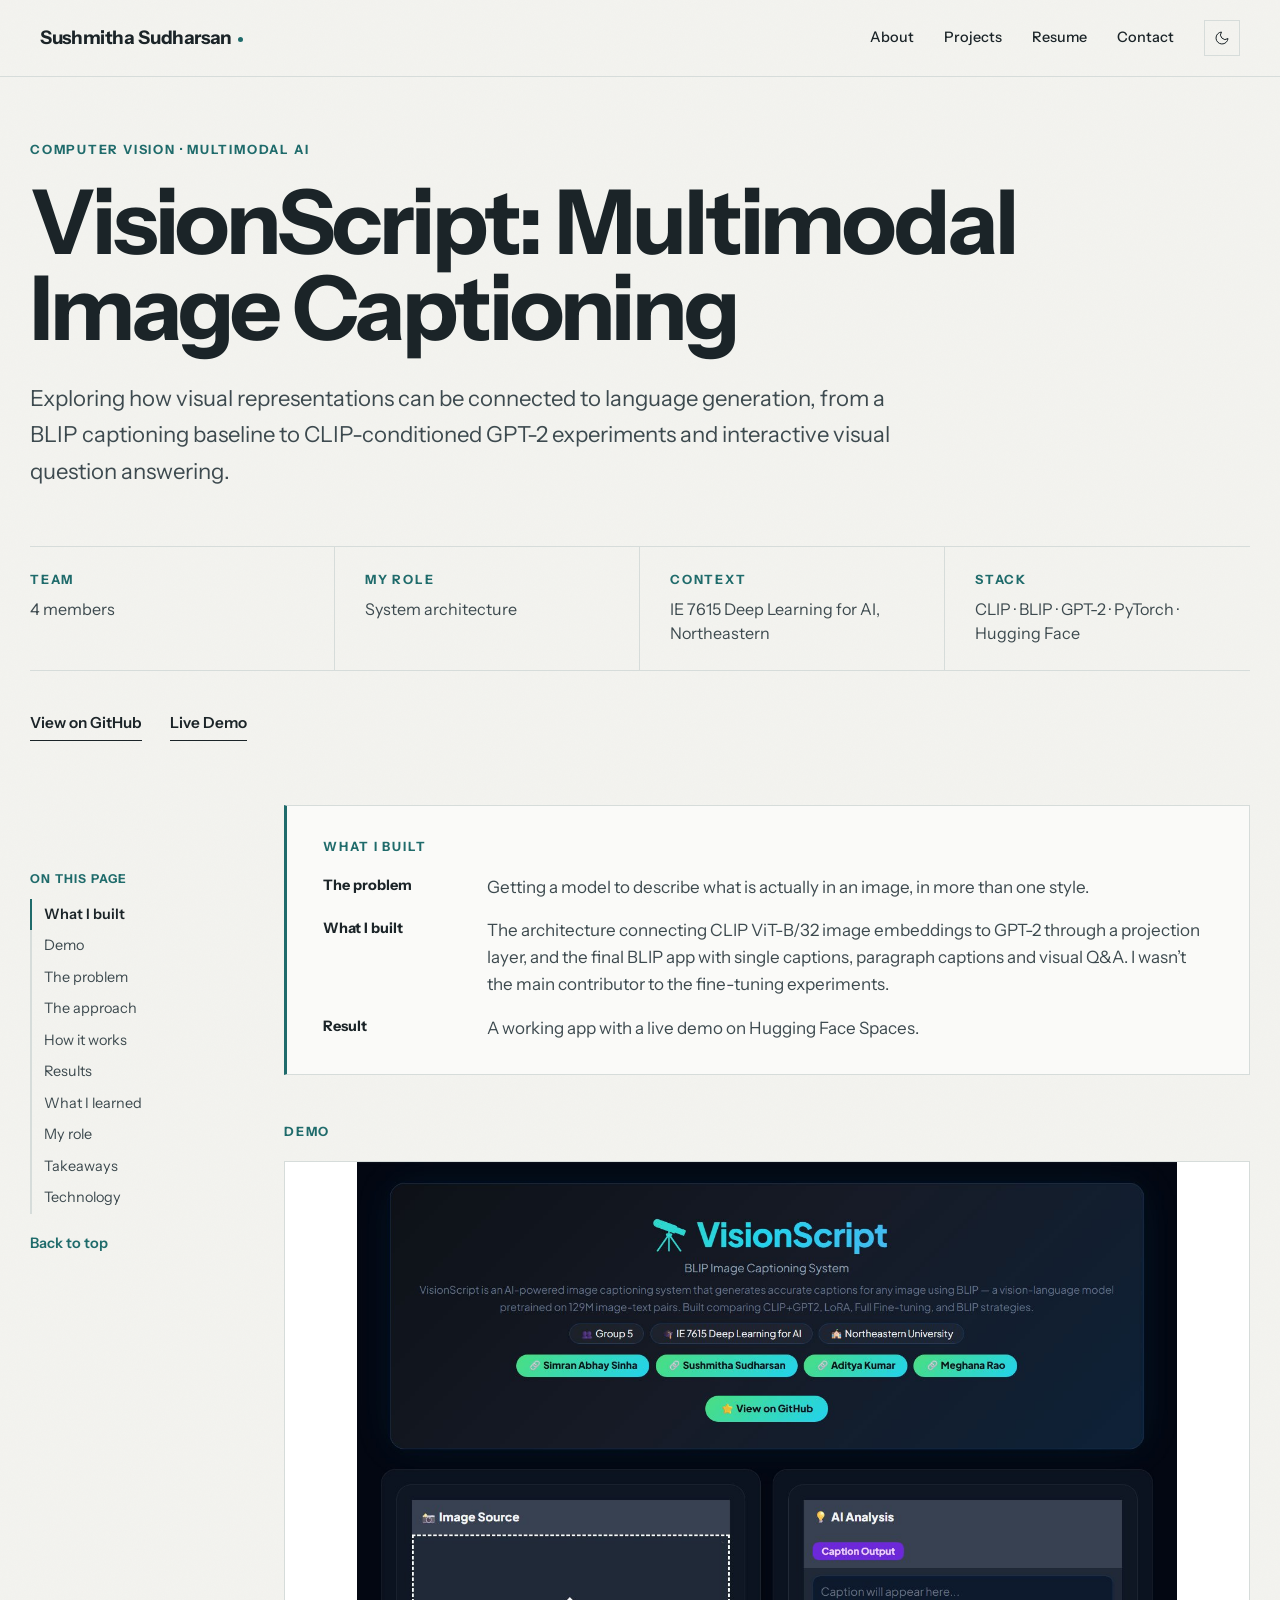
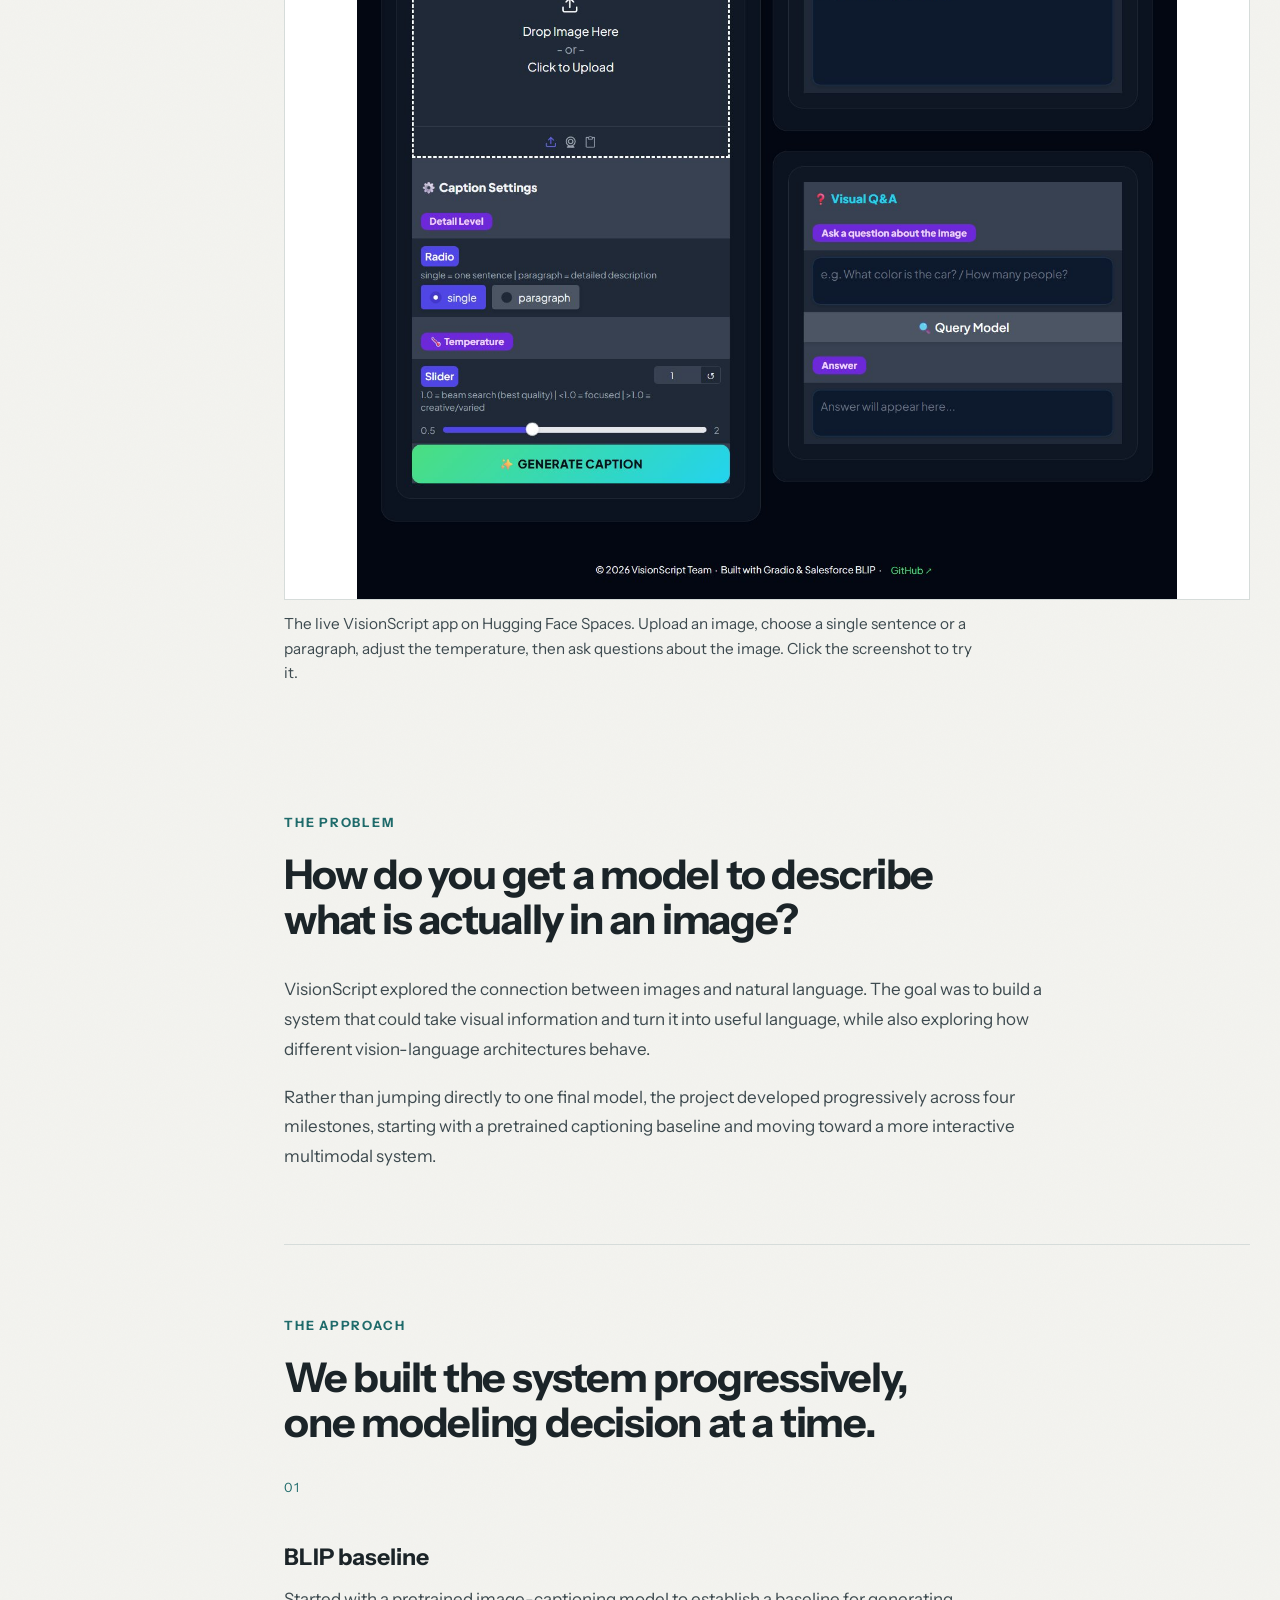
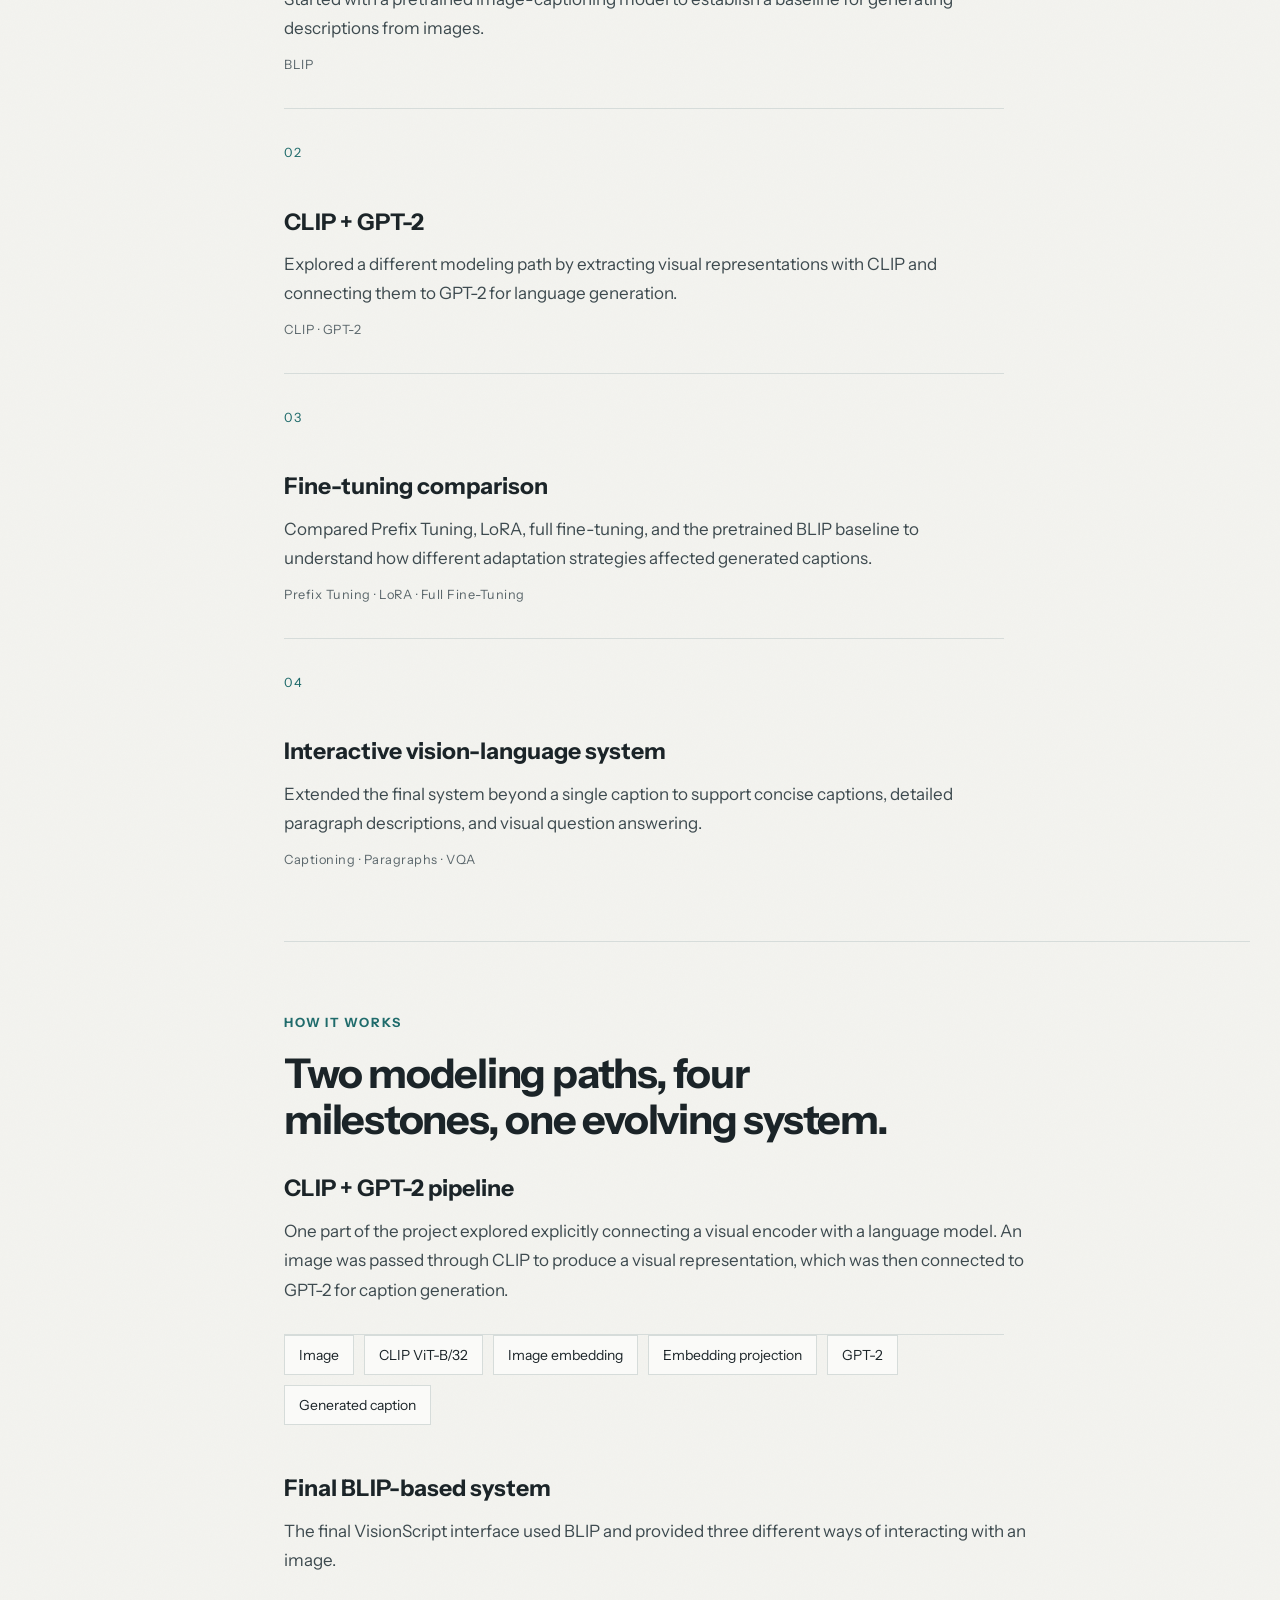
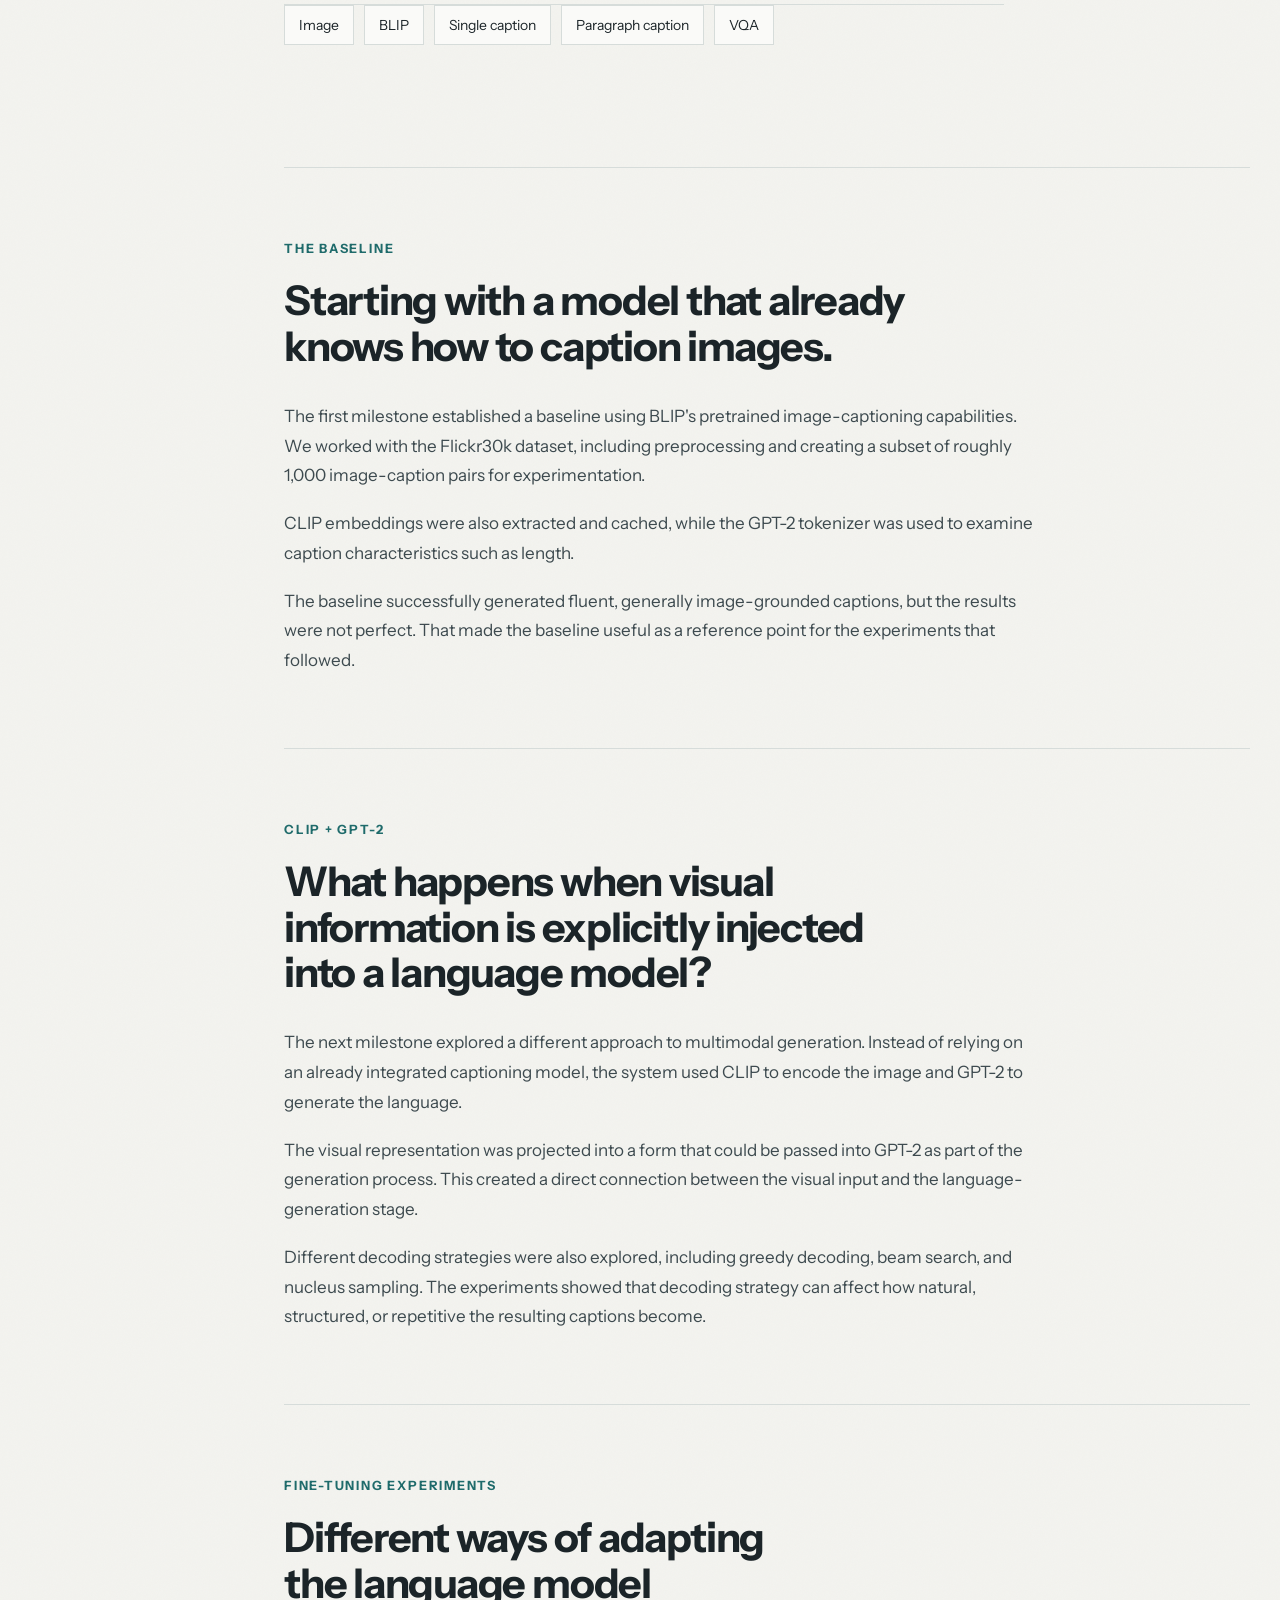
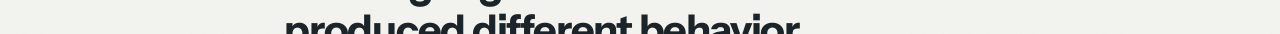
<file: projects/project-3.html>
<!doctype html>
<html lang="en">
  <head>
    <meta charset="UTF-8" />
    <meta name="referrer" content="strict-origin-when-cross-origin" />
    <title>Moved | Sushmitha Sudharsan</title>
    <link rel="canonical" href="https://sushmithasudharsan.github.io/projects/visionscript/" />
    <meta name="robots" content="noindex" />
    <meta http-equiv="refresh" content="0; url=/projects/visionscript/" />
  </head>
  <body>
    <p>This page has moved to <a href="/projects/visionscript/">https://sushmithasudharsan.github.io/projects/visionscript/</a>.</p>
  </body>
</html>
</file>
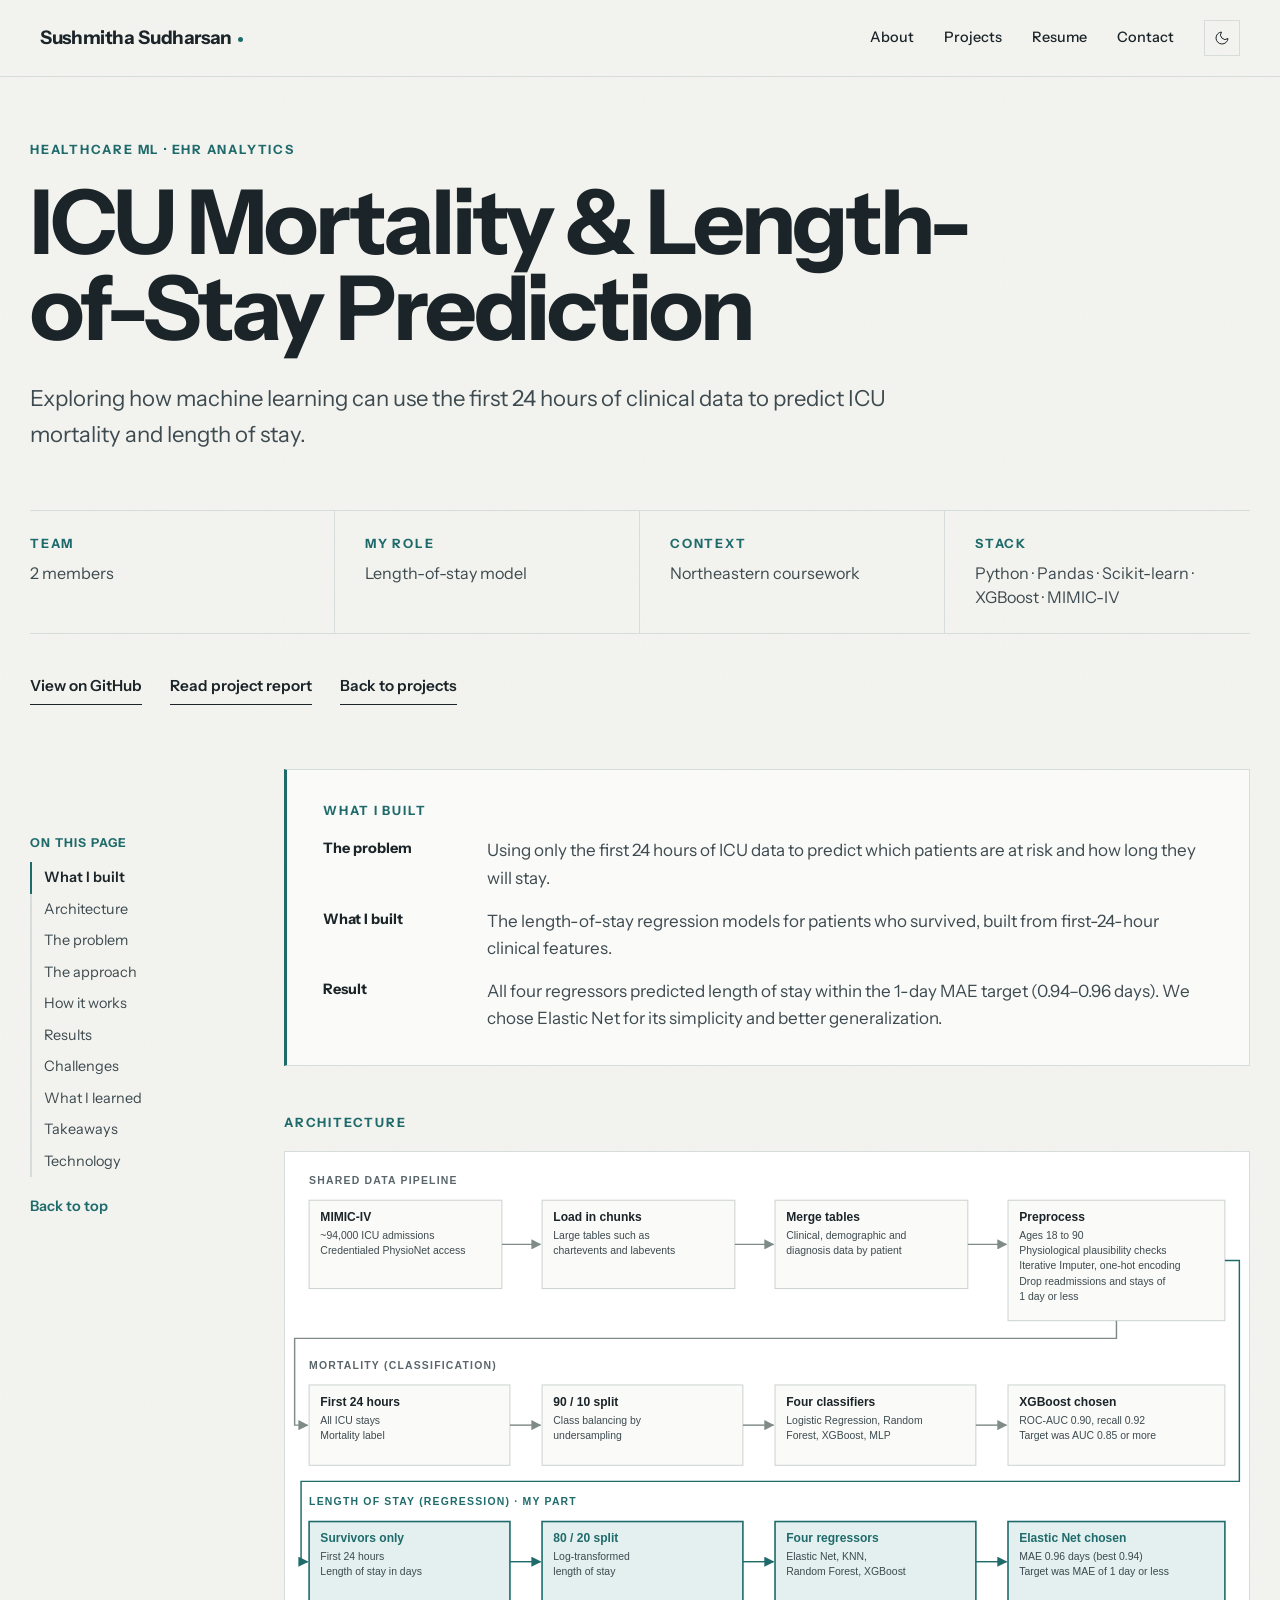
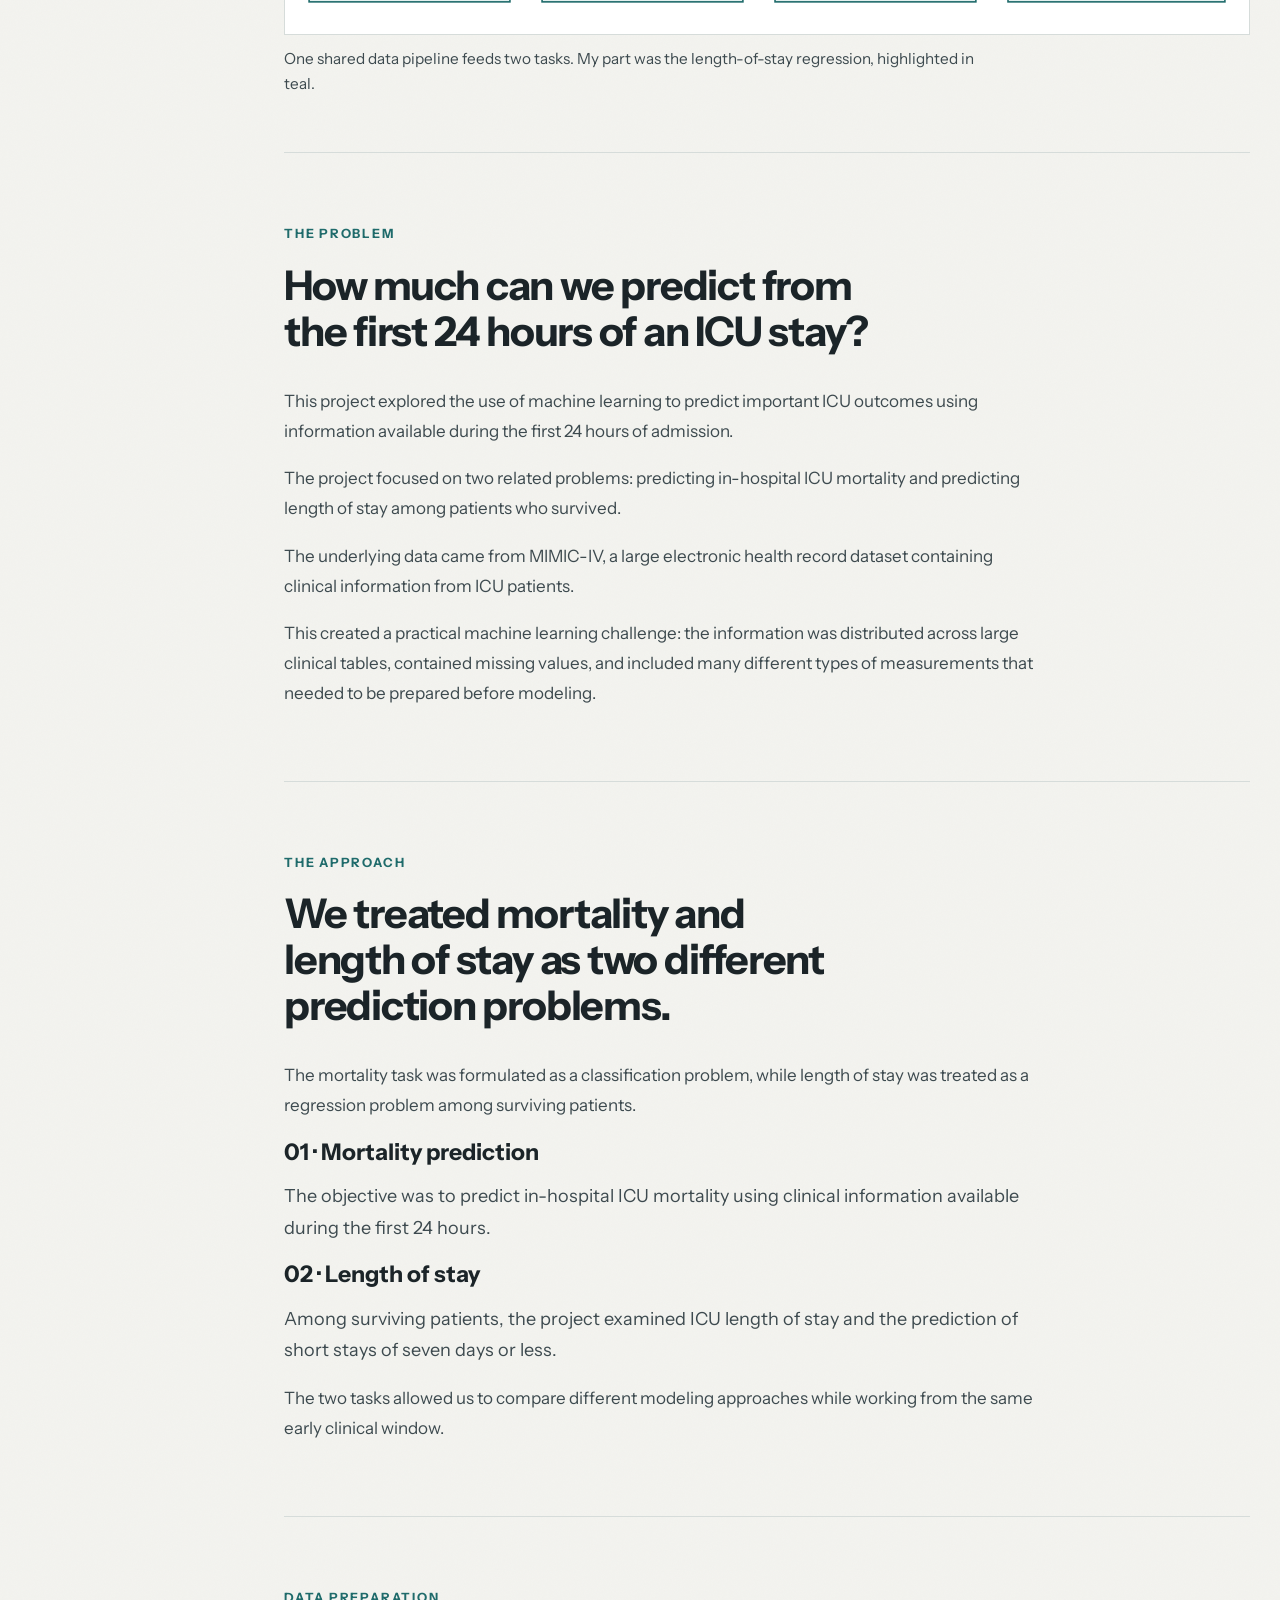
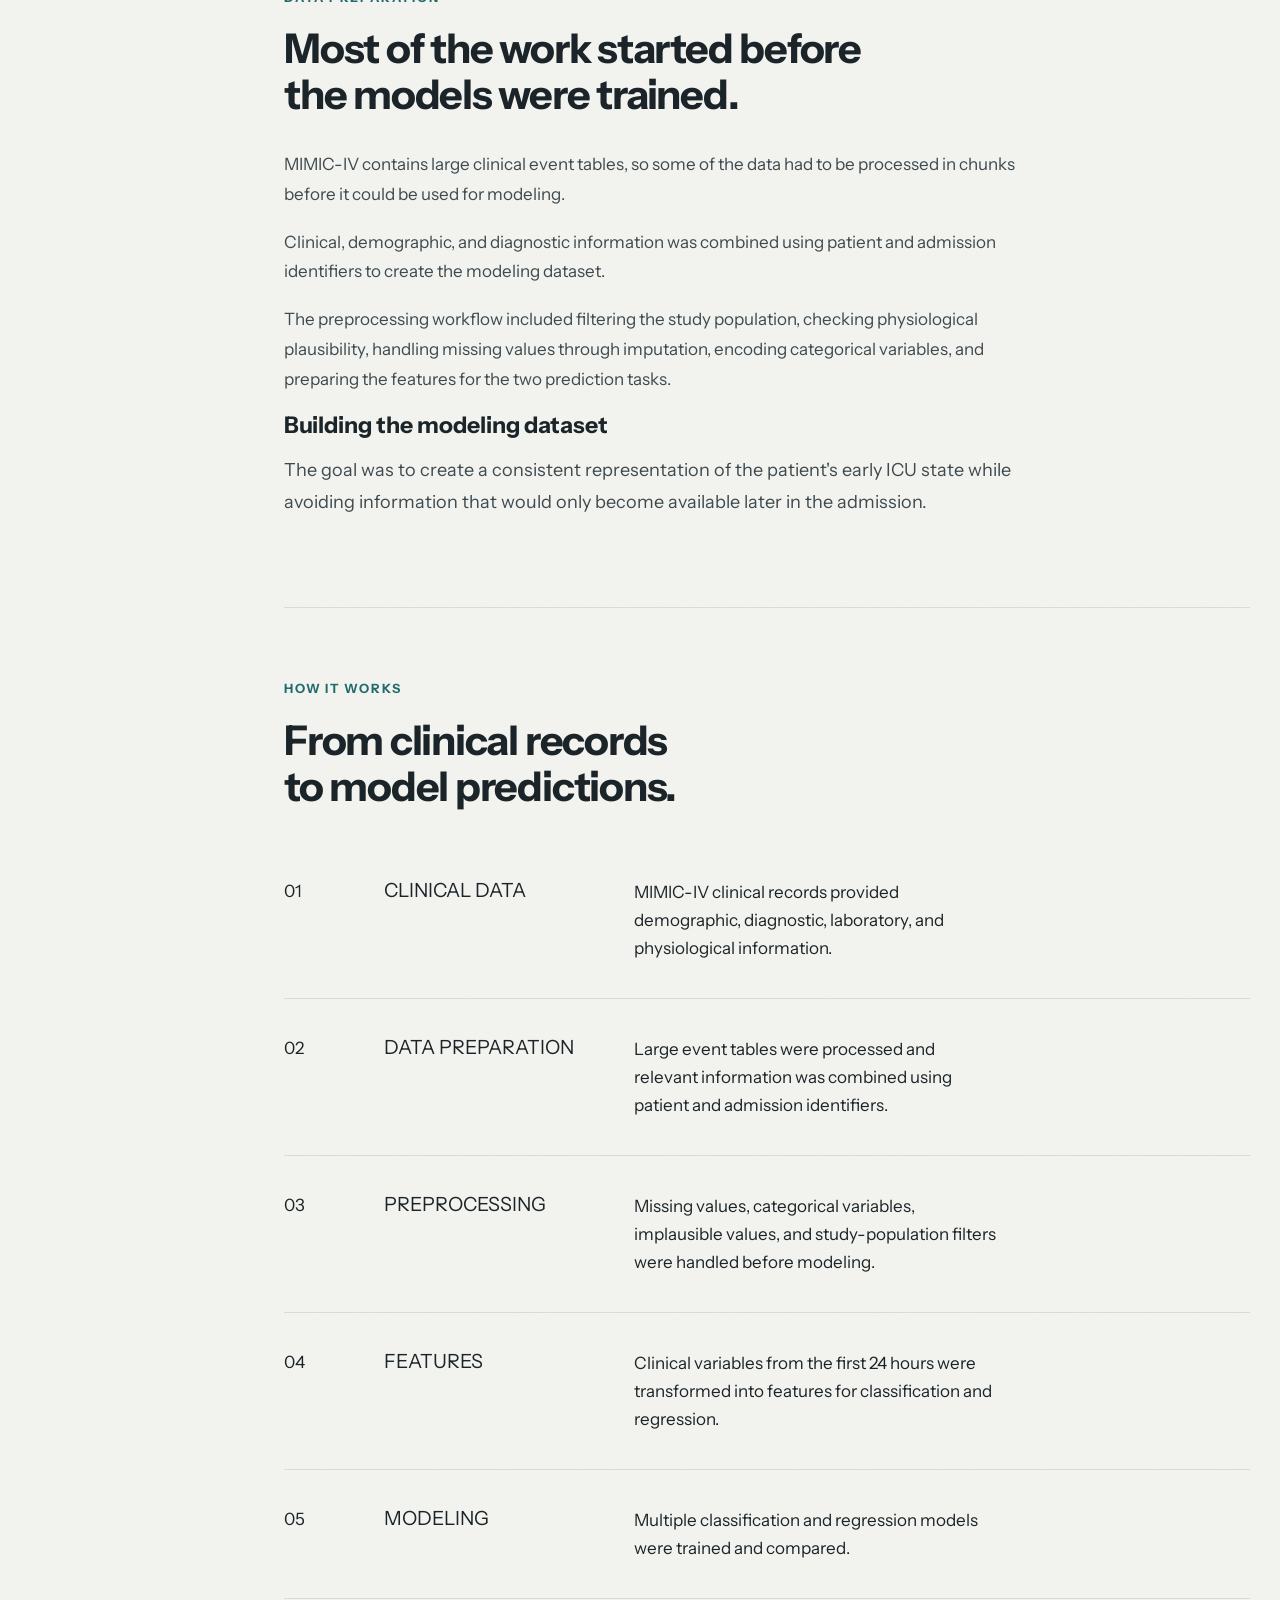
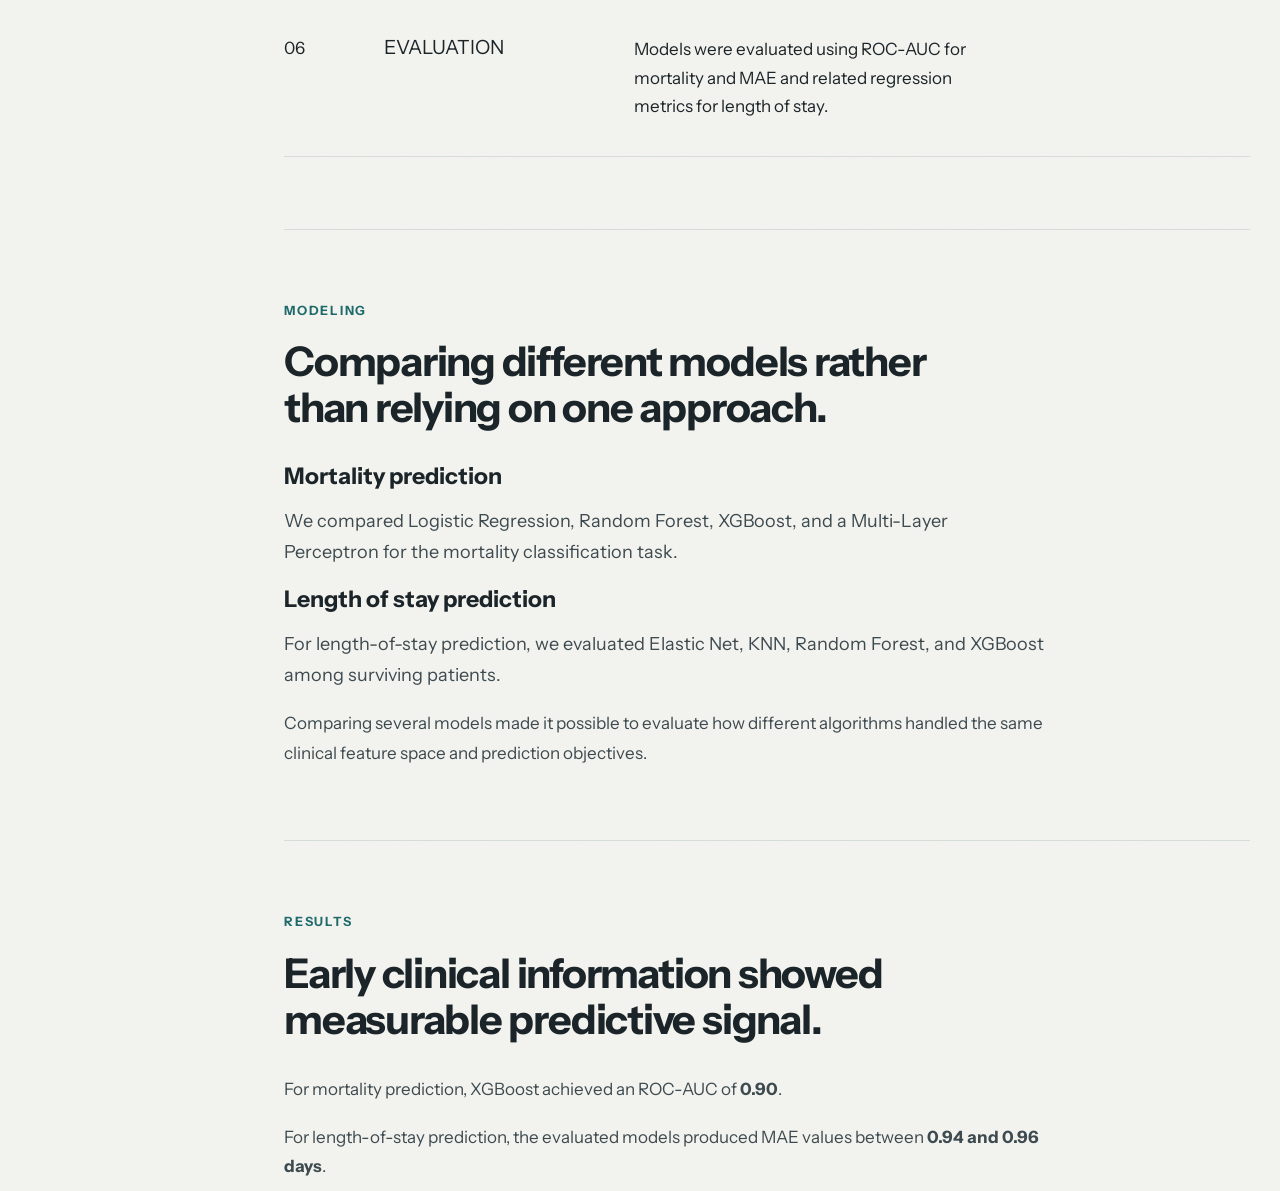
<file: projects/project-4.html>
<!doctype html>
<html lang="en">
  <head>
    <meta charset="UTF-8" />
    <meta name="referrer" content="strict-origin-when-cross-origin" />
    <title>Moved | Sushmitha Sudharsan</title>
    <link rel="canonical" href="https://sushmithasudharsan.github.io/projects/icu-prediction/" />
    <meta name="robots" content="noindex" />
    <meta http-equiv="refresh" content="0; url=/projects/icu-prediction/" />
  </head>
  <body>
    <p>This page has moved to <a href="/projects/icu-prediction/">https://sushmithasudharsan.github.io/projects/icu-prediction/</a>.</p>
  </body>
</html>
</file>
<file: css/style.css>
@import url("https://fonts.googleapis.com/css2?family=Instrument+Sans:ital,wght@0,400;0,500;0,600;0,700;1,400&family=Newsreader:ital,opsz,wght@0,6..72,400;1,6..72,400;1,6..72,500&display=swap");

/* ========================================
   DESIGN TOKENS
   Single source of truth for color + type.
   Everything else in this file should pull
   from these variables rather than hardcoding
   new hex values or fonts.
======================================== */

:root {
    /* color — warm, soft neutrals with a single muted clay accent */
    --color-bg: #f3f3ef;
    --color-surface: #fafaf8;
    --color-text: #1b2428;
    --color-text-secondary: #3d4a4f;
    --color-text-muted: #5a666b;
    --color-border: #d6dcda;
    --color-border-strong: #7f8b88;
    --color-accent: #1f6b6b;
    --color-on-accent: #ffffff;

    /* type */
    --font-sans: "Instrument Sans", -apple-system, "Segoe UI", system-ui, sans-serif;
    --font-serif: "Newsreader", "Iowan Old Style", Georgia, serif;
}

/* Dark palette — applies automatically by OS preference, unless the
   visitor has explicitly picked a theme with the toggle (data-theme) */
@media (prefers-color-scheme: dark) {
    :root:not([data-theme="light"]) {
        --color-bg: #121a1d;
        --color-surface: #18232a;
        --color-text: #e6ecea;
        --color-text-secondary: #b9c4c2;
        --color-text-muted: #93a19f;
        --color-border: #26343a;
        --color-border-strong: #64787e;
        --color-accent: #5fb3ad;
        --color-on-accent: #121a1d;
    }
}

:root[data-theme="dark"] {
    --color-bg: #121a1d;
    --color-surface: #18232a;
    --color-text: #e6ecea;
    --color-text-secondary: #b9c4c2;
    --color-text-muted: #93a19f;
    --color-border: #26343a;
    --color-border-strong: #64787e;
    --color-accent: #5fb3ad;
    --color-on-accent: #121a1d;
}

/* Manual override via the toggle (sets data-theme on <html>).
   Takes precedence over the system preference above either way. */

html[data-theme="dark"] {
    --color-bg: #121a1d;
    --color-surface: #18232a;
    --color-text: #e6ecea;
    --color-text-secondary: #b9c4c2;
    --color-text-muted: #93a19f;
    --color-border: #26343a;
    --color-border-strong: #64787e;
    --color-accent: #5fb3ad;
    --color-on-accent: #121a1d;
}

html[data-theme="light"] {
    --color-bg: #f3f3ef;
    --color-surface: #fafaf8;
    --color-text: #1b2428;
    --color-text-secondary: #3d4a4f;
    --color-text-muted: #5a666b;
    --color-border: #d6dcda;
    --color-border-strong: #7f8b88;
    --color-accent: #1f6b6b;
    --color-on-accent: #ffffff;
}

/* theme changes should feel smooth, not like a flash */
body,
.button,
.button-primary,
.project-card,
.project-page-card,
.certification-card,
.back-to-top {
    transition:
        background-color 0.25s ease,
        color 0.25s ease,
        border-color 0.25s ease;
}

/* ========================================
   BASE
======================================== */

* {
    box-sizing: border-box;
}

html {
    font-size: 17px;
    scroll-behavior: smooth;
}

body {
    margin: 0;
    background-color: var(--color-bg);
    background-image: url("data:image/svg+xml,%3Csvg xmlns='http://www.w3.org/2000/svg' width='180' height='180'%3E%3Cfilter id='n'%3E%3CfeTurbulence type='fractalNoise' baseFrequency='0.85' numOctaves='2' stitchTiles='stitch'/%3E%3C/filter%3E%3Crect width='100%25' height='100%25' filter='url(%23n)' opacity='0.025'/%3E%3C/svg%3E");
    color: var(--color-text);
    font-family: var(--font-sans);
    font-size: 1rem;
    line-height: 1.6;

    -webkit-font-smoothing: antialiased;
    -moz-osx-font-smoothing: grayscale;
    text-rendering: optimizeLegibility;
}

a {
    color: inherit;
    text-decoration: none;
}

p,
h1,
h2,
h3 {
    margin-top: 0;
}

h1,
h2 {
    text-wrap: balance;
}


/* ========================================
   NAVIGATION
======================================== */

header {
    border-bottom: 1px solid var(--color-border);
}

nav {
    width: min(1280px, calc(100% - 80px));
    margin: 0 auto;
    min-height: 76px;

    display: flex;
    align-items: center;
    justify-content: space-between;
}

/* ========================================
   THEME TOGGLE
   Drop a <button class="theme-toggle" aria-label="Toggle theme">
   in the nav. Needs a small JS snippet to set
   document.documentElement.dataset.theme — see notes.
======================================== */

.theme-toggle {
    appearance: none;
    -webkit-appearance: none;
    box-sizing: border-box;

    display: inline-flex;
    align-items: center;
    justify-content: center;

    width: 36px;
    height: 36px;

    border: 1px solid var(--color-border);
    border-radius: 0;
    background: transparent;
    color: var(--color-text);

    cursor: pointer;

    transition:
        border-color 0.2s ease,
        color 0.2s ease,
        transform 0.2s ease;
}

.theme-toggle:hover {
    border-color: var(--color-accent);
    color: var(--color-accent);
    transform: translateY(-1px);
}

.theme-toggle:focus-visible {
    outline: 2px solid var(--color-accent);
    outline-offset: 3px;
}

.theme-toggle svg {
    width: 16px;
    height: 16px;
    display: block;
}

/* show only the icon matching the current theme */
.theme-toggle .icon-moon { display: block; }
.theme-toggle .icon-sun { display: none; }

:root[data-theme="dark"] .theme-toggle .icon-moon { display: none; }
:root[data-theme="dark"] .theme-toggle .icon-sun { display: block; }

@media (prefers-color-scheme: dark) {
    :root:not([data-theme="light"]) .theme-toggle .icon-moon { display: none; }
    :root:not([data-theme="light"]) .theme-toggle .icon-sun { display: block; }
}

.logo {
    font-size: 1.1rem;
    font-weight: 700;
    letter-spacing: -0.02em;
}


/* .nav-links / .nav-links a styling lives in the
   NAVIGATION HOVER section further down — it was being
   redeclared here too and silently overridden there */


main {
    width: min(1280px, calc(100% - 60px));
    margin: 0 auto;
}

section {
    padding: 64px 0;
}


/* ========================================
   HERO
======================================== */

.hero {
    min-height: 540px;

    display: flex;
    flex-direction: column;
    justify-content: center;

    max-width: 980px;
}

.eyebrow {
    margin-bottom: 24px;

    font-size: 0.85rem;
    font-weight: 700;
    letter-spacing: 0.12em;
    text-transform: uppercase;

    color: var(--color-text-muted);
}

.hero h1 {
    width: 100%;
    max-width: none;
    margin-bottom: 28px;

    font-size: clamp(3rem, 6vw, 5.2rem);
    line-height: 0.98;
    letter-spacing: -0.055em;
    font-weight: 700;

    text-align: center;
}

.hero-description {
    max-width: 700px;
    margin-bottom: 36px;

    font-size: 1.2rem;
    color: var(--color-text-secondary);
}


/* ========================================
   BUTTONS / ACTION LINKS
======================================== */

.hero-actions {
    display: flex;
    gap: 24px;
    align-items: center;
}

.hero-actions a,
.content-section > a,
.about > a,
.resume > a,
.contact > a {
    display: inline-block;

    padding: 12px 0;

    border-bottom: 1px solid var(--color-text);

    font-size: 0.95rem;
    font-weight: 600;
}

.hero-actions a:first-child {
    padding: 12px 20px;
    border: 1px solid var(--color-text);
}

.hero-actions a:hover,
.content-section > a:hover,
.about > a:hover,
.resume > a:hover,
.contact > a:hover {
    opacity: 0.65;
}


/* ========================================
   SECTION LABELS
======================================== */

.section-label {
    margin-bottom: 20px;

    font-size: 0.75rem;
    font-weight: 700;
    letter-spacing: 0.14em;
    text-transform: uppercase;

    color: var(--color-text-muted);
}


/* ========================================
   WHAT I WORK WITH / FOCUS
======================================== */

.focus {
    padding: 56px 0 64px;

    border-top: 1px solid var(--color-border);
}

.focus-intro {
    max-width: 920px;
    margin-bottom: 64px;
}

.focus-intro .eyebrow {
    margin-bottom: 28px;
}

.focus-intro h2 {
    max-width: 900px;
    margin: 0 0 22px;

    font-size: clamp(2.2rem, 4vw, 3.4rem);
    line-height: 1.05;
    letter-spacing: -0.045em;
}

.focus-intro p:not(.eyebrow) {
    max-width: 700px;
    margin: 0;

    color: var(--color-text-secondary);
    font-size: 1.05rem;
    line-height: 1.7;
}

.focus-items {
    display: grid;
    grid-template-columns: repeat(4, 1fr);

    border-top: 1px solid var(--color-border);
    border-bottom: 1px solid var(--color-border);
}

.focus-item {
    min-height: 270px;
    padding: 30px 30px 34px 0;

    border-right: 1px solid var(--color-border);
}

.focus-item:not(:first-child) {
    padding-left: 30px;
}

.focus-item:last-child {
    border-right: none;
}

.focus-number {
    display: block;
    margin-bottom: 52px;

    font-size: 0.75rem;
    font-weight: 700;
    letter-spacing: 0.08em;
    color: var(--color-text-muted);
}

.focus-item h3 {
    margin: 0 0 14px;

    font-size: 1.25rem;
    line-height: 1.2;
    letter-spacing: -0.025em;
}

.focus-item p {
    max-width: 250px;
    margin: 0;

    font-size: 0.92rem;
    line-height: 1.65;
    color: var(--color-text-muted);
}


/* ========================================
   SECTION HEADINGS
======================================== */

/* base max-width/margin for .section-heading is set below,
   under PROJECTS — this selector was redefined twice before */

.section-heading h2,
.about h2,
.resume h2,
.contact h2 {
    margin-bottom: 20px;

    font-size: clamp(2rem, 4vw, 3.5rem);
    line-height: 1.05;
    letter-spacing: -0.04em;
}

.section-intro,
.about p,
.resume p,
.contact p {
    max-width: 650px;
    color: var(--color-text-secondary);
    font-size: 1.05rem;
}


/* ========================================
   PROJECTS / FEATURED WORK
======================================== */

.projects {
    padding: 64px 0;

    border-top: 1px solid var(--color-border);
}

.section-heading {
    max-width: 760px;
    margin-bottom: 56px;
}

.section-heading h2 {
    margin-bottom: 20px;

    font-size: clamp(2rem, 4vw, 3.4rem);
    line-height: 1.05;
    letter-spacing: -0.04em;
}

.section-intro {
    max-width: 650px;
    margin: 0;

    color: var(--color-text-secondary);
    font-size: 1.05rem;
}


/* PROJECT GRID */

.project-grid {
    display: grid;
    grid-template-columns: repeat(2, minmax(0, 1fr));
    gap: 24px;
}

.project-card {
    min-height: 340px;
    padding: 28px;

    border: 1px solid var(--color-border);
    background: var(--color-surface);

    display: flex;
    flex-direction: column;

    transition:
        transform 0.25s ease,
        border-color 0.25s ease,
        box-shadow 0.25s ease;
}

.project-card:hover {
    transform: translateY(-4px);
    border-color: var(--color-accent);
    box-shadow: 0 10px 28px -16px color-mix(in srgb, var(--color-text) 35%, transparent);
}

/* .project-number base rule lives further down (it was
   declared twice with conflicting font-size values before) */

.project-card h3 {
    max-width: none;
    margin-bottom: 14px;

    font-size: 1.45rem;
    line-height: 1.15;
    letter-spacing: -0.03em;
}

.project-card p {
    max-width: none;
    margin-bottom: 20px;

    color: var(--color-text-secondary);
}

.project-tech {
    margin-top: auto !important;
    margin-bottom: 20px !important;

    font-size: 0.82rem;
    color: var(--color-text-muted) !important;
}

.project-card a {
    width: fit-content;

    border-bottom: 1px solid var(--color-text);

    font-size: 0.9rem;
    font-weight: 600;
}

.project-card a:hover {
    opacity: 0.65;
}

@media (max-width: 900px) {
    .project-grid {
        grid-template-columns: 1fr;
    }
}


/* ========================================
   VIEW ALL PROJECTS
======================================== */

.projects-footer {
    display: flex;
    justify-content: center;

    padding-top: 48px;
}

.projects-footer a {
    display: inline-block;

    padding: 13px 24px;

    border: 1px solid var(--color-text);

    font-size: 0.95rem;
    font-weight: 600;

    transition:
        background 0.2s ease,
        color 0.2s ease;
}

.projects-footer a:hover {
    background: var(--color-text);
    color: var(--color-bg);
}


/* ========================================
   SKILLS
======================================== */

.skills {
    padding: 64px 0;

    border-top: 1px solid var(--color-border);
}

.skills-list {
    border-top: 1px solid var(--color-border);
}

.skill-group {
    display: grid;
    grid-template-columns: 280px 1fr;
    gap: 40px;

    padding: 28px 0;

    border-bottom: 1px solid var(--color-border);
}

.skill-group h3 {
    margin: 0;

    font-size: 1rem;
    font-weight: 600;
    letter-spacing: -0.01em;
}

.skill-group p {
    max-width: 720px;
    margin: 0;

    color: var(--color-text-secondary);
    font-size: 1rem;
}

.skill-group-exploring {
    padding-top: 32px;
    padding-bottom: 32px;
}

.skill-group-exploring h3 {
    color: var(--color-text-muted);
}

@media (max-width: 700px) {
    .skill-group {
        grid-template-columns: 1fr;
        gap: 10px;
        padding: 24px 0;
    }

    .skill-group p {
        max-width: 100%;
        overflow-wrap: anywhere;
        line-height: 1.7;
    }
}

/* ========================================
   ABOUT SECTION
======================================== */

.about {
    padding: 64px 0;

    border-top: 1px solid var(--color-border);
}

.about-content {
    display: grid;
    grid-template-columns: minmax(0, 1.5fr) minmax(260px, 0.7fr);
    gap: 100px;

    max-width: 1100px;
}

.about-main {
    max-width: 720px;
}

.about-main p {
    margin: 0 0 24px;

    color: var(--color-text-secondary);
    font-size: 1.08rem;
    line-height: 1.75;
}

.about-main p:last-child {
    margin-bottom: 0;
}

.about-side {
    border-top: 1px solid var(--color-border);
}

.about-detail {
    padding: 22px 0;

    border-bottom: 1px solid var(--color-border);
}

.about-detail span {
    display: block;
    margin-bottom: 8px;

    font-size: 0.72rem;
    font-weight: 700;
    letter-spacing: 0.12em;

    color: var(--color-text-muted);
}

.about-detail p {
    margin: 0;

    color: var(--color-text-secondary);
    font-size: 0.92rem;
    line-height: 1.6;
}


/* ========================================
   CERTIFICATIONS
======================================== */

.certifications {
    padding: 64px 0;

    border-top: 1px solid var(--color-border);
}

.certification-list {
    border-top: 1px solid var(--color-border);
}

.certification-card {
    display: grid;
    grid-template-columns: 80px 1fr;
    gap: 20px;

    padding: 36px 0;

    border-bottom: 1px solid var(--color-border);
}

.certification-number {
    font-size: 0.75rem;
    font-weight: 700;
    letter-spacing: 0.08em;
    color: var(--color-text-muted);
}

.certification-content {
    max-width: 800px;
}

.certification-status {
    margin: 0 0 12px;

    font-size: 0.75rem !important;
    font-weight: 700;
    letter-spacing: 0.12em;

    color: var(--color-text-muted) !important;
}

.certification-content h3 {
    margin: 0 0 10px;

    font-size: 1.45rem;
    line-height: 1.2;
    letter-spacing: -0.025em;
}

.certification-content h3 a {
    color: inherit;
    text-decoration: underline;
    text-decoration-thickness: 1px;
    text-underline-offset: 4px;
}

.certification-content h3 a:hover {
    opacity: 0.6;
}

.certification-id {
    margin: 0 !important;

    font-size: 0.82rem !important;
    color: var(--color-text-muted) !important;
}

.certification-id span {
    color: var(--color-text-secondary);
}

.certification-current h3 {
    margin-bottom: 0;
}


/* ========================================
   PAGE HEADERS
======================================== */

.page-header {
    padding: 64px 0 48px;
    max-width: 800px;
}

.page-header h1 {
    margin-bottom: 24px;

    font-size: clamp(3rem, 7vw, 5rem);
    line-height: 1;
    letter-spacing: -0.05em;
}

.page-header > p:last-child {
    max-width: 650px;

    font-size: 1.15rem;
    color: var(--color-text-secondary);
}


/* ========================================
   CONTENT SECTIONS
======================================== */

.content-section {
    max-width: 800px;
    padding: 56px 0;

    border-top: 1px solid var(--color-border);
}

.content-section h2 {
    margin-bottom: 24px;

    font-size: 2rem;
    line-height: 1.1;
    letter-spacing: -0.03em;
}

.content-section p {
    max-width: 700px;
    margin-bottom: 24px;

    color: var(--color-text-secondary);
}


/* ========================================
   RESUME
======================================== */

.resume {
    padding: 64px 0;

    border-top: 1px solid var(--color-border);
}

.resume-action {
    margin-top: 40px;
}

.resume-action a {
    display: inline-block;

    padding: 13px 24px;

    border: 1px solid var(--color-text);

    font-size: 0.95rem;
    font-weight: 600;

    transition:
        background 0.2s ease,
        color 0.2s ease;
}

.resume-action a:hover {
    background: var(--color-text);
    color: var(--color-bg);
}


/* ========================================
   CONTACT
======================================== */

.contact {
    padding: 64px 0;

    border-top: 1px solid var(--color-border);
}

.contact-links {
    display: flex;
    flex-wrap: wrap;
    gap: 28px;

    margin-top: 40px;
}

.contact-links a {
    padding-bottom: 4px;

    border-bottom: 1px solid var(--color-text);

    font-size: 0.95rem;
    font-weight: 600;
}

.contact-links a:hover {
    opacity: 0.6;
}


/* ========================================
   FOOTER
======================================== */

footer {
    width: min(1280px, calc(100% - 80px));
    margin: 0 auto;

    padding: 32px 0;

    border-top: 1px solid var(--color-border);

    color: var(--color-text-muted);
    font-size: 0.85rem;
}

.footer-content {
    display: flex;
    align-items: center;
    justify-content: space-between;

    gap: 32px;
}

.footer-content p {
    margin: 0;
}

.footer-links {
    display: flex;
    gap: 24px;
}

.footer-links a:hover {
    color: var(--color-text);
}


/* ========================================
   PROJECTS PAGE
======================================== */

.projects-page {
    padding: 20px 0 64px;
}

/* .project-page-card base rule lives under PROJECT LIST below
   (it was declared twice with conflicting values before) */

.project-page-number {
    font-size: 0.75rem;
    font-weight: 700;
    letter-spacing: 0.08em;
    color: var(--color-text-muted);
}

.project-category {
    margin-bottom: 18px !important;

    font-size: 0.75rem !important;
    font-weight: 700;
    letter-spacing: 0.12em;

    text-transform: uppercase;

    color: var(--color-text-muted) !important;
}

.project-page-content h2 {
    max-width: 760px;
    margin-bottom: 20px;

    font-size: clamp(2rem, 4vw, 3.2rem);
    line-height: 1.05;
    letter-spacing: -0.04em;
}

.project-page-content > p:not(.project-category):not(.project-page-tech) {
    max-width: 700px;
    margin-bottom: 28px;

    color: var(--color-text-secondary);
    font-size: 1.05rem;
    line-height: 1.7;
}

.project-page-tech {
    margin-bottom: 28px !important;

    font-size: 0.85rem !important;
    color: var(--color-text-muted) !important;
}

.project-page-content a {
    display: inline-block;

    padding-bottom: 4px;

    border-bottom: 1px solid var(--color-text);

    font-size: 0.9rem;
    font-weight: 600;
}

.project-page-content a:hover {
    opacity: 0.6;
}


/* ========================================
   PROJECT FILTER
======================================== */

.project-filter {
    display: flex;
    align-items: flex-end;
    gap: 24px;

    margin-bottom: 48px;
    padding-bottom: 32px;

    border-bottom: 1px solid var(--color-border);
}

.filter-group {
    display: flex;
    flex-direction: column;
    gap: 9px;
}

.filter-group label {
    font-size: 0.75rem;
    font-weight: 700;
    letter-spacing: 0.1em;
    text-transform: uppercase;

    color: var(--color-text-muted);
}

.filter-group select {
    min-width: 220px;

    padding: 12px 40px 12px 14px;

    border: 1px solid var(--color-border-strong);
    border-radius: 0;

    background: var(--color-surface);
    color: var(--color-text);

    font-family: inherit;
    font-size: 0.9rem;

    cursor: pointer;
}

.filter-group select:focus {
    outline: 2px solid var(--color-text);
    outline-offset: 2px;
}


/* ========================================
   PROJECT LIST
======================================== */

.project-list {
    border-top: 1px solid var(--color-border);
}

.project-page-card {
    display: grid;
    grid-template-columns: 100px 1fr;
    gap: 28px;

    padding: 48px 0;

    border-top: 1px solid var(--color-border);
    border-bottom: 1px solid var(--color-border);
}

.project-page-card.is-hidden {
    display: none;
}

.project-number {
    margin-bottom: 44px;

    font-size: 0.8rem;
    font-weight: 700;
    letter-spacing: 0.08em;
    color: var(--color-text-muted);
}

.project-page-content {
    max-width: 800px;
}

.project-type {
    margin-bottom: 14px;

    font-size: 0.75rem;
    font-weight: 700;

    letter-spacing: 0.08em;
    text-transform: uppercase;

    color: var(--color-text-muted);
}

.project-page-content h3 {
    margin-bottom: 16px;

    font-size: 1.7rem;
    line-height: 1.15;
    letter-spacing: -0.025em;
}

.project-page-content > p:not(.project-type) {
    max-width: 680px;

    margin-bottom: 24px;

    color: var(--color-text-secondary);
}

.project-links {
    display: flex;
    align-items: center;
    gap: 28px;
}

.project-links a {
    display: inline-block;

    padding-bottom: 4px;

    border-bottom: 1px solid var(--color-text);

    font-size: 0.9rem;
    font-weight: 600;
}

.project-links a:hover {
    opacity: 0.6;
}

.more-projects-section {
    margin-top: 20px;
}


/* ========================================
   PROJECT DETAIL PAGE
======================================== */

.project-detail-hero {
    width: 100%;
    padding: 64px 0 56px;
    max-width: none;
}

.project-detail-hero h1 {
    width: 100%;
    max-width: 1200px;
    margin-bottom: 30px;

    font-size: clamp(3.2rem, 7vw, 6.2rem);
    line-height: 0.96;
    letter-spacing: -0.055em;
}

.project-detail-intro {
    max-width: 900px;
    margin-bottom: 56px;

    font-size: 1.3rem;
    line-height: 1.65;
    color: var(--color-text-secondary);
}

.project-meta {
    display: grid;

    grid-template-columns:
        repeat(3, minmax(160px, 1fr));

    max-width: 1100px;

    border-top: 1px solid var(--color-border);
    border-bottom: 1px solid var(--color-border);
}

.project-meta > div {
    padding: 24px 30px 24px 0;

    border-right: 1px solid var(--color-border);
}

.project-meta > div:not(:first-child) {
    padding-left: 30px;
}

.project-meta > div:last-child {
    border-right: none;
}

.project-meta span {
    display: block;

    margin-bottom: 8px;

    font-size: 0.75rem;
    font-weight: 700;

    letter-spacing: 0.12em;

    color: var(--color-text-muted);
}

.project-meta p {
    margin: 0;

    font-size: 0.95rem;
    color: var(--color-text-secondary);
}

.project-detail-links {
    display: flex;
    flex-wrap: wrap;

    gap: 28px;

    margin-top: 40px;
}

.project-detail-links a {
    display: inline-block;

    padding-bottom: 5px;

    border-bottom: 1px solid var(--color-text);

    font-size: 0.95rem;
    font-weight: 600;
}

.project-detail-links a:hover {
    opacity: 0.6;
}


/* ========================================
   PROJECT STORY
======================================== */

.project-story-heading h2 {
    margin: 0;

    font-size: clamp(2rem, 4vw, 3.4rem);
    line-height: 1.05;
    letter-spacing: -0.045em;
}

.project-story-content p {
    margin: 0 0 26px;

    color: var(--color-text-secondary);

    font-size: 1.08rem;
    line-height: 1.8;
}

.project-story-content p:last-child {
    margin-bottom: 0;
}


/* ========================================
   PROJECT SECTION HEADINGS
======================================== */

.project-section-heading {
    max-width: 820px;
    margin-bottom: 40px;
}

.project-section-heading h2 {
    margin: 0 0 22px;

    font-size: clamp(2rem, 4vw, 3.4rem);
    line-height: 1.05;
    letter-spacing: -0.04em;
}

.project-section-heading > p:not(.section-label) {
    max-width: 700px;

    margin: 0;

    color: var(--color-text-secondary);

    font-size: 1.05rem;
    line-height: 1.7;
}


/* ========================================
   ARCHITECTURE
======================================== */

.project-architecture {
    padding: 64px 0;

    border-top: 1px solid var(--color-border);
}

.architecture-flow {
    border-top: 1px solid var(--color-border);
}

.architecture-step {
    display: grid;

    grid-template-columns:
        70px
        minmax(200px, 0.6fr)
        minmax(300px, 1fr)
        220px;

    gap: 30px;

    padding: 36px 0;

    border-bottom: 1px solid var(--color-border);

    align-items: start;
}

.architecture-step > span {
    font-size: 0.75rem;
    font-weight: 700;

    color: var(--color-text-muted);
}

.architecture-step h3 {
    margin: 0;

    font-size: 1.25rem;
    line-height: 1.2;
}

.architecture-step p {
    max-width: 520px;

    margin: 0;

    color: var(--color-text-secondary);
}

.architecture-step small {
    color: var(--color-text-muted);

    font-size: 0.8rem;
    line-height: 1.5;
}

.architecture-arrow {
    display: none;
}


/* ========================================
   MODEL CARDS
======================================== */

.project-models {
    padding: 64px 0;

    border-top: 1px solid var(--color-border);
}

.model-grid {
    display: grid;

    grid-template-columns: repeat(3, 1fr);

    border-top: 1px solid var(--color-border);
    border-bottom: 1px solid var(--color-border);
}

.model-card {
    min-height: 330px;

    padding: 30px 30px 36px 0;

    border-right: 1px solid var(--color-border);
}

.model-card:not(:first-child) {
    padding-left: 30px;
}

.model-card:last-child {
    border-right: none;
}

.model-card > span {
    display: block;

    margin-bottom: 70px;

    font-size: 0.75rem;
    font-weight: 700;

    color: var(--color-text-muted);
}

.model-card h3 {
    margin-bottom: 16px;

    font-size: 1.45rem;
    line-height: 1.15;
}

.model-card p {
    max-width: 330px;

    margin-bottom: 30px;

    color: var(--color-text-secondary);
}

.model-detail {
    margin-top: auto;

    color: var(--color-text-muted);

    font-size: 0.82rem;
}


/* ========================================
   CONTRIBUTION
======================================== */

.project-contribution {
    padding: 64px 0;

    border-top: 1px solid var(--color-border);
}

.project-contribution-content {
    max-width: 760px;

    margin-bottom: 70px;
}

.project-contribution-content p {
    margin-bottom: 24px;

    color: var(--color-text-secondary);

    font-size: 1.08rem;
    line-height: 1.75;
}

.project-contribution-content p:last-child {
    margin-bottom: 0;
}


/* ========================================
   CI/CD PIPELINE
======================================== */

.pipeline {
    display: flex;
    align-items: center;

    width: 100%;

    border-top: 1px solid var(--color-border);
    border-bottom: 1px solid var(--color-border);

    padding: 34px 0;
}

.pipeline-step {
    display: flex;
    flex-direction: column;
    gap: 8px;

    min-width: 130px;
}

.pipeline-step span {
    font-size: 0.72rem;
    font-weight: 700;

    color: var(--color-text-muted);
}

.pipeline-step strong {
    font-size: 0.95rem;
}

.pipeline-line {
    flex: 1;

    height: 1px;

    margin: 0 20px;

    background: var(--color-border-strong);
}


/* ========================================
   MONITORING
======================================== */

.project-monitoring {
    padding: 64px 0;

    border-top: 1px solid var(--color-border);
}

.monitoring-flow {
    display: grid;

    grid-template-columns: repeat(4, 1fr);

    border-top: 1px solid var(--color-border);
    border-bottom: 1px solid var(--color-border);
}

.monitoring-step {
    min-height: 280px;

    padding: 30px 30px 34px 0;

    border-right: 1px solid var(--color-border);
}

.monitoring-step:not(:first-child) {
    padding-left: 30px;
}

.monitoring-step:last-child {
    border-right: none;
}

.monitoring-step > span {
    display: block;

    margin-bottom: 55px;

    font-size: 0.75rem;
    font-weight: 700;

    color: var(--color-text-muted);
}

.monitoring-step h3 {
    margin-bottom: 14px;

    font-size: 1.25rem;
}

.monitoring-step p {
    margin: 0;

    color: var(--color-text-secondary);

    font-size: 0.92rem;
    line-height: 1.65;
}

.project-note {
    max-width: 700px;

    margin: 30px 0 0;

    color: var(--color-text-muted);

    font-size: 0.82rem;
    line-height: 1.6;
}


/* ========================================
   CHALLENGES
======================================== */

.project-challenges {
    padding: 64px 0;

    border-top: 1px solid var(--color-border);
}

.challenge-list {
    border-top: 1px solid var(--color-border);
}

.challenge-item {
    display: grid;

    grid-template-columns: 80px 1fr;

    gap: 30px;

    padding: 38px 0;

    border-bottom: 1px solid var(--color-border);
}

.challenge-item > span {
    font-size: 0.75rem;
    font-weight: 700;

    color: var(--color-text-muted);
}

.challenge-item h3 {
    margin-bottom: 12px;

    font-size: 1.3rem;
}

.challenge-item p {
    max-width: 720px;

    margin: 0;

    color: var(--color-text-secondary);

    line-height: 1.7;
}


/* ========================================
   RESULTS
======================================== */

.project-results {
    padding: 64px 0;

    border-top: 1px solid var(--color-border);
}

.result-grid {
    display: grid;

    grid-template-columns: repeat(4, 1fr);

    border-top: 1px solid var(--color-border);
    border-bottom: 1px solid var(--color-border);
}

.result-item {
    min-height: 220px;

    padding: 34px 30px 34px 0;

    border-right: 1px solid var(--color-border);
}

.result-item:not(:first-child) {
    padding-left: 30px;
}

.result-item:last-child {
    border-right: none;
}

.result-item strong {
    display: block;

    margin-bottom: 18px;

    font-size: clamp(2rem, 4vw, 3.2rem);
    line-height: 1;

    letter-spacing: -0.045em;
}

.result-item span {
    display: block;

    max-width: 190px;

    color: var(--color-text-muted);

    font-size: 0.9rem;
    line-height: 1.5;
}


/* ========================================
   LEARNING / REFLECTION / STACK
======================================== */

.project-learning,
.project-reflection,
.project-stack,
.project-end {
    padding: 64px 0;

    border-top: 1px solid var(--color-border);
}

.stack-list {
    display: flex;
    flex-wrap: wrap;

    gap: 0;

    max-width: 900px;

    border-top: 1px solid var(--color-border);
    border-left: 1px solid var(--color-border);
}

.stack-list span {
    padding: 18px 22px;

    border-right: 1px solid var(--color-border);
    border-bottom: 1px solid var(--color-border);

    background: var(--color-surface);

    font-size: 0.9rem;

    color: var(--color-text-secondary);
}

.project-end {
    padding-bottom: 140px;
}


/* ========================================
   FINAL POLISH + SCOPED LAYOUT FIXES
======================================== */

/* ---------- subtle motion ---------- */

@keyframes fadeUp {
    from {
        opacity: 0;
        transform: translateY(14px);
    }

    to {
        opacity: 1;
        transform: translateY(0);
    }
}

@keyframes fadeIn {
    from {
        opacity: 0;
    }

    to {
        opacity: 1;
    }
}

.focus-item,
.project-card,
.project-page-card,
.certification-card {
    animation: fadeUp 0.65s ease both;
}


/* ---------- homepage hero ---------- */

.hero {
    max-width: none;
    width: 100%;
}

.hero-name {
    width: 100%;
    margin-bottom: 54px;

    text-align: center;

    animation: fadeUp 0.7s ease both;
}

.hero-name h1 {
    margin: 0;

    font-size: clamp(3rem, 7vw, 6rem);
    line-height: 0.98;
    letter-spacing: -0.055em;
    font-weight: 800;
}

.hero-content {
    width: 100%;
    max-width: 980px;

    margin: 0 auto;

    text-align: center;

    animation: fadeUp 0.7s 0.08s ease both;
}

.hero-content h2 {
    margin: 0 0 24px;

    font-family: var(--font-serif);
    font-style: italic;
    font-weight: 500;

    font-size: clamp(2rem, 4vw, 3.4rem);
    line-height: 1.15;
    letter-spacing: -0.01em;

    color: var(--color-text-secondary);
}

.hero-intro {
    max-width: 760px;

    margin: 0 auto 36px;

    color: var(--color-text-secondary);

    font-family: var(--font-serif);
    font-size: clamp(1.15rem, 2vw, 1.45rem);
    font-style: italic;
    line-height: 1.65;
}

.hero-actions {
    justify-content: center;
}


/* ---------- warm accent ---------- */

.section-label,
.eyebrow,
.focus-number,
.project-number,
.project-type,
.project-category,
.certification-number,
.certification-status,
.about-detail span,
.skill-group-exploring h3,
.project-meta span,
.architecture-step > span,
.model-card > span,
.monitoring-step > span,
.challenge-item > span {
    color: var(--color-accent) !important;
}

.logo::after {
    content: "";

    display: inline-block;

    width: 5px;
    height: 5px;

    margin-left: 6px;
    margin-bottom: 2px;

    border-radius: 50%;

    background: var(--color-accent);
}


/* ---------- PROJECTS INDEX ---------- */

/*
   IMPORTANT:

   The projects index contains:

       .projects-page
           .project-section
               .project-section-heading
               .project-list

   That wrapper MUST stay vertical.

   Therefore these rules are deliberately scoped to
   .projects-page and do not touch .project-story.
*/

.projects-page {
    width: 100%;
}

.projects-page > .project-section {
    display: block;

    width: 100%;
    max-width: none;
}

.projects-page > .project-section > .project-section-heading {
    display: block;

    width: 100%;
    max-width: none;

    margin-bottom: 40px;
}

.projects-page > .project-section > .project-section-heading h2 {
    width: 100%;
    max-width: none;
}

.projects-page .project-list {
    width: 100%;
}

.projects-page .project-page-content {
    width: 100%;
    max-width: 900px;
}


/* ---------- CASE STUDY PAGES ---------- */

/*
   Project 1 / Project 2 use .project-story with:

       LEFT  = .project-story-heading
       RIGHT = .project-story-content

   This is intentionally two-column.
*/

.project-story {
    display: grid;

    grid-template-columns:
        minmax(300px, 0.85fr)
        minmax(0, 1.15fr);

    gap: 100px;

    width: 100%;

    padding: 64px 0;

    border-top: 1px solid var(--color-border);
}

.project-story-heading {
    width: 100%;
    max-width: 600px;
}

.project-story-content {
    width: 100%;
    max-width: 850px;
}


/*
   Project 3 / newer case-study sections use:

       .project-section
           .project-section-heading
           .project-section-content

   Only those sections INSIDE .project-story are two-column.
*/

.project-story > .project-section,
.project-story .project-section {
    display: grid;

    grid-template-columns:
        minmax(300px, 0.85fr)
        minmax(0, 1.15fr);

    gap: 100px;

    width: 100%;
    max-width: none;

    padding: 64px 0;
    margin: 0;

    border-top: 1px solid var(--color-border);
}

.project-story > .project-section:first-child,
.project-story .project-section:first-child {
    border-top: none;
}

.project-story .project-section-heading {
    width: 100%;
    max-width: 600px;

    margin: 0;
}

.project-story .project-section-heading h2 {
    width: 100%;
    max-width: 600px;

    margin: 0;
}

.project-story .project-section-content {
    width: 100%;
    max-width: 850px;

    margin: 0;
}

.project-story .project-section-content p {
    max-width: 850px;
}


/* ---------- ABOUT MOTTO ---------- */

.about-motto {
    padding: 26px 0 18px;
}

.about-motto span {
    display: block;

    font-family: var(--font-serif);
    font-size: clamp(2rem, 3vw, 2.8rem);
    font-style: italic;

    line-height: 1.05;

    color: var(--color-text);
}


/* ---------- RESUME PAGE ---------- */

.resume-section {
    padding: 56px 0;

    border-top: 1px solid var(--color-border);
}

.resume-section-heading {
    max-width: 700px;

    margin-bottom: 44px;
}

.resume-section-heading h2 {
    margin: 0;

    font-size: clamp(2rem, 4vw, 3.2rem);
    line-height: 1.05;
    letter-spacing: -0.04em;
}

.resume-section-content {
    width: 100%;
}

.resume-entry {
    padding: 30px 0;

    border-top: 1px solid var(--color-border);
}

.resume-entry:first-child {
    border-top: none;
}

.resume-entry-header {
    display: flex;

    justify-content: space-between;

    gap: 30px;

    margin-bottom: 12px;
}

.resume-entry-header h3 {
    margin: 0;

    font-size: 1.3rem;
    line-height: 1.2;
}

.resume-entry-header span {
    color: var(--color-text-muted);

    font-size: 0.85rem;

    white-space: nowrap;
}

.resume-list {
    margin: 0;
    padding-left: 20px;
}

.resume-list li {
    margin-bottom: 9px;

    color: var(--color-text-secondary);
}

.resume-detail {
    color: var(--color-text-secondary);
}

.resume-skills {
    display: grid;

    grid-template-columns:
        repeat(2, minmax(0, 1fr));

    gap: 0 60px;
}

.resume-skill-group {
    padding: 24px 0;

    border-top: 1px solid var(--color-border);
}

.resume-skill-group h3 {
    margin-bottom: 8px;

    font-size: 1rem;
}

.resume-skill-group p {
    margin: 0;

    color: var(--color-text-secondary);
}

.resume-cta {
    padding: 80px 0 120px;

    border-top: 1px solid var(--color-border);
}


/* ---------- CONTACT PAGE ---------- */

.contact-section {
    padding: 56px 0;

    border-top: 1px solid var(--color-border);
}

.contact-intro {
    max-width: 800px;
}

.contact-details {
    display: flex;

    flex-wrap: wrap;

    gap: 14px;

    align-items: center;
}

.contact-details .button,
.contact-cta .button {
    display: inline-flex;

    align-items: center;
    justify-content: center;

    min-width: 130px;

    padding: 12px 20px;

    border: 1px solid var(--color-text);

    background: transparent;

    color: var(--color-text);

    font-size: 0.9rem;
    font-weight: 600;

    transition:
        background 0.2s ease,
        color 0.2s ease,
        transform 0.2s ease;
}

.contact-details .button:hover,
.contact-cta .button:hover {
    background: var(--color-text);

    color: var(--color-bg);

    transform: translateY(-2px);
}

.contact-item {
    padding: 24px 0;

    border-top: 1px solid var(--color-border);
}

.contact-item span {
    display: block;

    margin-bottom: 8px;

    color: var(--color-accent);

    font-size: 0.72rem;
    font-weight: 700;

    letter-spacing: 0.12em;
    text-transform: uppercase;
}

.contact-item p {
    margin: 0;
}

.contact-focus {
    max-width: 900px;
}

.contact-cta {
    padding: 80px 0 120px;

    border-top: 1px solid var(--color-border);
}


/* ---------- RESTRAINED LINK MOTION ---------- */

.nav-links a,
.project-links a,
.project-detail-links a,
.contact-links a,
.certification-content h3 a,
.footer-links a {
    transition:
        color 0.2s ease,
        opacity 0.2s ease,
        border-color 0.2s ease;
}


/* ========================================
   INTERACTIVE HOVER STATES
   Subtle row/cell highlight — theme-aware via
   color-mix so it works in light and dark mode
   without a separate dark-mode override.
======================================== */

.focus-item,
.certification-card,
.model-card,
.result-item,
.challenge-item,
.research-card,
.resume-entry,
.contact-item,
.skill-group,
.project-page-card {
    transition: background-color 0.25s ease;
}

.focus-item:hover,
.certification-card:hover,
.model-card:hover,
.result-item:hover,
.challenge-item:hover,
.research-card:hover,
.resume-entry:hover,
.contact-item:hover,
.skill-group:hover,
.project-page-card:hover {
    background-color: color-mix(in srgb, var(--color-text) 4%, transparent);
}

/* ========================================
   RESPONSIVE
======================================== */

@media (max-width: 900px) {

    .focus-items {
        grid-template-columns: repeat(2, 1fr);
    }

    .focus-item:nth-child(2) {
        border-right: none;
    }

    .focus-item:nth-child(3),
    .focus-item:nth-child(4) {
        border-top: 1px solid var(--color-border);
    }

    .focus-item:nth-child(3) {
        padding-left: 0;
    }

    .focus-item:nth-child(4) {
        padding-left: 30px;
    }


    /* CASE STUDY */

    .project-story {
        grid-template-columns: 1fr;
        gap: 45px;
    }

    .project-story > .project-section,
    .project-story .project-section {
        grid-template-columns: 1fr;
        gap: 45px;
    }

    .project-story-heading,
    .project-story .project-section-heading {
        max-width: 800px;
    }

    .project-story-content,
    .project-story .project-section-content {
        max-width: 900px;
    }

    .resume-skills {
        grid-template-columns: 1fr;
    }


    /* ARCHITECTURE */

    .architecture-step {
        grid-template-columns: 60px minmax(0, 1fr);
        gap: 18px;
    }

    .architecture-step .architecture-title,
    .architecture-step .architecture-description {
        grid-column: 2;
    }


    /* MODEL CARDS */

    .model-grid {
        grid-template-columns: 1fr;
    }

    .model-card,
    .model-card:not(:first-child) {
        min-height: auto;

        padding: 30px 0;

        border-right: none;
        border-bottom: 1px solid var(--color-border);
    }

    .model-card:last-child {
        border-bottom: none;
    }


    /* MONITORING */

    .monitoring-flow {
        grid-template-columns: repeat(2, 1fr);
    }

    .monitoring-step:nth-child(2) {
        border-right: none;
    }

    .monitoring-step:nth-child(3),
    .monitoring-step:nth-child(4) {
        border-top: 1px solid var(--color-border);
    }


    /* RESULTS */

    .result-grid {
        grid-template-columns: repeat(2, 1fr);
    }

    .result-item:nth-child(2) {
        border-right: none;
    }

    .result-item:nth-child(3),
    .result-item:nth-child(4) {
        border-top: 1px solid var(--color-border);
    }

    .result-item:nth-child(4) {
        border-right: none;
    }
}


@media (max-width: 800px) {

    .about-content {
        grid-template-columns: 1fr;

        gap: 56px;
    }
}


@media (max-width: 700px) {

    nav {
        width: min(100% - 32px, 1280px);

        min-height: auto;

        padding: 20px 0;

        align-items: flex-start;

        flex-direction: column;

        gap: 18px;
    }

    .nav-links {
        width: 100%;

        gap: 20px;

        flex-wrap: wrap;
    }

    main {
        width: min(100% - 32px, 1280px);
    }

    section {
        padding: 64px 0;
    }


    /* HOMEPAGE */

    .hero {
        min-height: 520px;
    }

    .hero-name {
        margin-bottom: 38px;
    }

    .hero-name h1 {
        font-size: clamp(2.7rem, 13vw, 4.5rem);
    }

    .hero-content h2 {
        font-size: 2.2rem;
    }

    .hero-intro {
        font-size: 1.1rem;
    }

    .hero h1 {
        font-size: clamp(2.8rem, 13vw, 4.5rem);
    }

    .hero-actions {
        align-items: center;

        flex-direction: column;

        gap: 12px;
    }

    .project-grid {
        grid-template-columns: 1fr;
    }


    /* PAGE HEADERS */

    .page-header {
        padding: 80px 0 56px;
    }

    .page-header h1 {
        font-size: clamp(2.8rem, 13vw, 4.5rem);
    }


    /* FOCUS */

    .focus {
        padding: 80px 0 90px;
    }

    .focus-intro {
        margin-bottom: 48px;
    }

    .focus-intro h2 {
        font-size: 2.15rem;
    }

    .focus-intro p:not(.eyebrow) {
        font-size: 1rem;
    }

    .focus-items {
        grid-template-columns: 1fr;
    }

    .focus-item,
    .focus-item:not(:first-child) {
        min-height: auto;

        padding: 28px 0;

        border-right: none;

        border-bottom: 1px solid var(--color-border);
    }

    .focus-item:first-child {
        padding-top: 30px;
    }

    .focus-item:last-child {
        border-bottom: none;
    }

    .focus-item:nth-child(3),
    .focus-item:nth-child(4) {
        border-top: none;
    }

    .focus-number {
        margin-bottom: 36px;
    }

    .focus-item p {
        max-width: 100%;
    }


    /* ABOUT */

    .about {
        padding: 80px 0;
    }


    /* CERTIFICATIONS */

    .certifications {
        padding: 80px 0;
    }

    .certification-card {
        grid-template-columns: 48px 1fr;

        gap: 12px;

        padding: 28px 0;
    }

    .certification-content h3 {
        font-size: 1.25rem;
    }


    /* RESUME */

    .resume {
        padding: 80px 0;
    }

    .resume-section,
    .contact-section {
        padding: 64px 0;
    }

    .resume-entry-header {
        align-items: flex-start;

        flex-direction: column;

        gap: 6px;
    }


    /* CONTACT */

    .contact {
        padding: 80px 0;
    }

    .contact-links {
        gap: 20px;
    }

    .contact-details {
        align-items: stretch;

        flex-direction: column;
    }

    .contact-details .button,
    .contact-cta .button {
        width: 100%;
    }


    /* FOOTER */

    footer {
        width: min(100% - 32px, 1280px);
    }

    .footer-content {
        align-items: flex-start;

        flex-direction: column;

        gap: 18px;
    }

    .footer-links {
        flex-wrap: wrap;

        gap: 16px;
    }


    /* PROJECTS INDEX */

    .projects-page {
        padding: 10px 0 80px;
    }

    .projects-page > .project-section {
        display: block;
    }

    .project-filter {
        align-items: stretch;

        flex-direction: column;

        gap: 20px;

        margin-bottom: 64px;
    }

    .filter-group select {
        width: 100%;
    }

    .project-page-card {
        grid-template-columns: 1fr;

        gap: 20px;

        padding: 40px 0;
    }

    .project-links {
        gap: 22px;
    }

    .project-section {
        margin-bottom: 80px;
    }


    /* CASE STUDY */

    .project-detail-hero {
        padding: 80px 0 70px;
    }

    .project-detail-hero h1 {
        font-size: clamp(2.8rem, 13vw, 4.5rem);
    }

    .project-detail-intro {
        font-size: 1.08rem;
    }

    .project-meta {
        grid-template-columns: 1fr;
    }

    .project-meta > div,
    .project-meta > div:not(:first-child) {
        padding: 20px 0;

        border-right: none;

        border-bottom: 1px solid var(--color-border);
    }

    .project-meta > div:last-child {
        border-bottom: none;
    }

    .project-story,
    .project-story > .project-section,
    .project-story .project-section,
    .project-architecture,
    .project-models,
    .project-contribution,
    .project-monitoring,
    .project-challenges,
    .project-results,
    .project-learning,
    .project-reflection,
    .project-stack,
    .project-end {
        padding: 80px 0;
    }

    .project-story {
        grid-template-columns: 1fr;

        gap: 45px;
    }

    .project-story > .project-section,
    .project-story .project-section {
        grid-template-columns: 1fr;

        gap: 45px;
    }

    .project-story-heading h2,
    .project-story .project-section-heading h2 {
        font-size: 2.15rem;
    }


    /* ARCHITECTURE */

    .architecture-step {
        grid-template-columns: 48px 1fr;

        gap: 12px;
    }

    .architecture-step p,
    .architecture-step small {
        grid-column: 2;
    }


    /* MONITORING */

    .monitoring-flow {
        grid-template-columns: 1fr;
    }

    .monitoring-step,
    .monitoring-step:not(:first-child) {
        min-height: auto;

        padding: 28px 0;

        border-right: none;

        border-bottom: 1px solid var(--color-border);
    }

    .monitoring-step:last-child {
        border-bottom: none;
    }

    .monitoring-step:nth-child(3),
    .monitoring-step:nth-child(4) {
        border-top: none;
    }

    .monitoring-step > span {
        margin-bottom: 35px;
    }


    /* PIPELINE */

    .pipeline {
        align-items: stretch;

        flex-direction: column;

        gap: 0;
    }

    .pipeline-step {
        min-width: 0;

        padding: 20px 0;
    }

    .pipeline-line {
        width: 1px;
        height: 24px;

        flex: none;

        margin: 0 0 0 4px;
    }


    /* CHALLENGES */

    .challenge-item {
        grid-template-columns: 48px 1fr;

        gap: 14px;
    }


    /* RESULTS */

    .result-grid {
        grid-template-columns: 1fr;
    }

    .result-item,
    .result-item:not(:first-child) {
        min-height: auto;

        padding: 28px 0;

        border-right: none;

        border-bottom: 1px solid var(--color-border);
    }

    .result-item:last-child {
        border-bottom: none;
    }

    .result-item:nth-child(3),
    .result-item:nth-child(4) {
        border-top: none;
    }

    .result-item span {
        max-width: 100%;
    }


    /* STACK */

    .stack-list {
        width: 100%;
    }

    .stack-list span {
        padding: 15px 17px;
    }
}


@media (max-width: 500px) {

    .hero h1 {
        font-size: 2.8rem;
    }

    .hero-description {
        font-size: 1.05rem;
    }

    .focus-intro h2 {
        font-size: 2rem;
    }

    .focus-item h3 {
        font-size: 1.2rem;
    }
}


/* ========================================
   REDUCED MOTION
======================================== */

@media (prefers-reduced-motion: reduce) {

    html {
        scroll-behavior: auto;
    }

    *,
    *::before,
    *::after {
        animation-duration: 0.01ms !important;
        animation-iteration-count: 1 !important;
        transition-duration: 0.01ms !important;
        scroll-behavior: auto !important;
    }
}

/* =========================================================
   PROJECT 3 ONLY
   VisionScript case-study layout
   Scoped so no other page is affected.
   ========================================================= */


/* ---------------------------------------------------------
   PAGE WIDTH
   --------------------------------------------------------- */

body.project-3-page main {
    width: min(100% - 80px, 1280px);
    max-width: 1280px;
    margin: 0 auto;
}


/* ---------------------------------------------------------
   PROJECT HERO
   --------------------------------------------------------- */

body.project-3-page .project-detail-hero {
    width: 100%;
    padding: 56px 0 48px;
}

body.project-3-page .project-detail-hero h1 {
    max-width: 1100px;
    margin: 0 0 24px;
}

body.project-3-page .project-detail-intro {
    width: 100%;
    max-width: 900px;
}


/* ---------------------------------------------------------
   PROJECT STORY
   IMPORTANT:
   The story itself is NOT a grid.
   Each individual section is the grid.
   --------------------------------------------------------- */

body.project-3-page .project-story {
    display: block !important;
    width: 100% !important;
    max-width: none !important;
    margin: 0 !important;
    padding: 0 !important;
}


/* ---------------------------------------------------------
   EVERY CASE-STUDY SECTION
   EXACTLY TWO COLUMNS
   --------------------------------------------------------- */

body.project-3-page .project-story .project-section {
    display: grid !important;

    grid-template-columns:
        minmax(300px, 0.85fr)
        minmax(0, 1.15fr) !important;

    column-gap: 100px;
    row-gap: 40px;

    width: 100% !important;
    max-width: none !important;

    padding: 64px 0;

    margin: 0 !important;

    border-top: 1px solid var(--color-border);
}

body.project-3-page .project-story .project-section:first-child {
    border-top: none;
}


/* ---------------------------------------------------------
   LEFT COLUMN
   --------------------------------------------------------- */

body.project-3-page .project-section-heading {
    display: block !important;

    width: 100% !important;
    max-width: none !important;

    min-width: 0;
    margin: 0;
    padding: 0;
}

body.project-3-page .project-section-heading .section-label {
    margin: 0 0 20px;
}

body.project-3-page .project-section-heading h2 {
    width: 100% !important;
    max-width: none !important;

    margin: 0;

    font-size: clamp(2rem, 4vw, 3.4rem);
    line-height: 1.05;
    letter-spacing: -0.045em;
}


/* ---------------------------------------------------------
   RIGHT COLUMN
   --------------------------------------------------------- */

body.project-3-page .project-section-content {
    display: block !important;

    width: 100% !important;
    max-width: none !important;

    min-width: 0;

    margin: 0;
    padding: 0;
}

body.project-3-page .project-section-content p {
    width: 100%;
    max-width: 720px;

    margin: 0 0 26px;

    font-size: 1.08rem;
    line-height: 1.8;
}

body.project-3-page .project-section-content p:last-child {
    margin-bottom: 0;
}


/* ---------------------------------------------------------
   APPROACH STEPS
   These stay INSIDE the right column.
   They do NOT create another page-level grid.
   --------------------------------------------------------- */

body.project-3-page .project-step {
    display: block !important;

    width: 100%;
    max-width: 720px;

    padding: 0 0 34px;
    margin: 0 0 34px;

    border-bottom: 1px solid var(--color-border);
}

body.project-3-page .project-step:last-child {
    padding-bottom: 0;
    margin-bottom: 0;
    border-bottom: none;
}

body.project-3-page .project-step-number {
    display: block;

    margin-bottom: 8px;

    font-size: 0.75rem;
    letter-spacing: 0.12em;
    color: var(--color-accent);
}

body.project-3-page .project-step h3 {
    margin: 0 0 10px;

    font-size: 1.35rem;
    line-height: 1.2;
}

body.project-3-page .project-step p {
    margin: 0 0 12px;

    font-size: 1rem;
    line-height: 1.7;
}

body.project-3-page .project-step-tools {
    display: block;

    font-size: 0.75rem;
    line-height: 1.5;
    letter-spacing: 0.04em;

    color: var(--color-text-muted);
}


/* ---------------------------------------------------------
   ARCHITECTURE FLOWS
   These are horizontal pieces INSIDE the right column.
   --------------------------------------------------------- */

body.project-3-page .architecture-flow {
    display: flex !important;

    flex-wrap: wrap;
    align-items: center;

    width: 100%;
    max-width: 720px;

    gap: 10px;

    margin: 28px 0 50px;
}

body.project-3-page .architecture-flow span {
    display: inline-block;

    padding: 10px 14px;

    border: 1px solid var(--color-border);

    background: var(--color-surface);

    font-size: 0.82rem;
    line-height: 1.3;
}


/* ---------------------------------------------------------
   HEADINGS INSIDE RIGHT COLUMN
   --------------------------------------------------------- */

body.project-3-page .project-section-content h3 {
    margin: 0 0 14px;

    font-size: 1.35rem;
    line-height: 1.2;
}

body.project-3-page .project-section-content h3:not(:first-child) {
    margin-top: 45px;
}


/* ---------------------------------------------------------
   RESULTS
   --------------------------------------------------------- */

body.project-3-page .result-item {
    display: block !important;

    width: 100%;
    max-width: 720px;

    padding: 0 0 28px;
    margin: 0 0 28px;

    border-bottom: 1px solid var(--color-border);
}

body.project-3-page .result-item:last-of-type {
    margin-bottom: 35px;
}

body.project-3-page .result-item span {
    display: block;

    margin-bottom: 8px;

    font-size: 0.75rem;
    letter-spacing: 0.12em;

    color: var(--color-accent);
}

body.project-3-page .result-item p {
    margin: 0;
}


/* ---------------------------------------------------------
   TECHNOLOGY
   Keep technology items vertical in the RIGHT column.
   --------------------------------------------------------- */

body.project-3-page .project-stack {
    display: block !important;

    width: 100%;
    max-width: 720px;
}

body.project-3-page .stack-item {
    display: flex !important;

    justify-content: space-between;
    align-items: baseline;

    gap: 30px;

    width: 100%;

    padding: 18px 0;

    border-bottom: 1px solid var(--color-border);
}

body.project-3-page .stack-item:first-child {
    border-top: 1px solid var(--color-border);
}

body.project-3-page .stack-item span {
    flex-shrink: 0;

    font-size: 0.72rem;
    letter-spacing: 0.12em;

    color: var(--color-accent);
}

body.project-3-page .stack-item p {
    margin: 0;

    text-align: right;
}


/* ---------------------------------------------------------
   PROJECT END
   --------------------------------------------------------- */

body.project-3-page .project-end {
    width: 100%;

    padding: 64px 0;

    border-top: 1px solid var(--color-border);
}

body.project-3-page .project-end h2 {
    margin: 0 0 25px;

    font-size: clamp(2rem, 4vw, 3.4rem);
    line-height: 1.05;
    letter-spacing: -0.045em;
}


/* ---------------------------------------------------------
   MOBILE
   --------------------------------------------------------- */

@media (max-width: 900px) {

    body.project-3-page .project-story .project-section {
        grid-template-columns: 1fr !important;
        column-gap: 0;
        row-gap: 45px;

        padding: 80px 0;
    }

    body.project-3-page .project-section-heading {
        max-width: 720px !important;
    }

    body.project-3-page .project-section-heading h2 {
        font-size: clamp(2rem, 6vw, 3rem);
    }

}


@media (max-width: 700px) {

    body.project-3-page main {
        width: min(100% - 32px, 1280px);
    }

    body.project-3-page .project-detail-hero {
        padding: 55px 0 50px;
    }

    body.project-3-page .project-story .project-section {
        padding: 65px 0;
    }

    body.project-3-page .project-section-heading h2 {
        font-size: 2rem;
    }

    body.project-3-page .project-section-content p {
        font-size: 1rem;
        line-height: 1.7;
    }

    body.project-3-page .stack-item {
        display: block !important;
    }

    body.project-3-page .stack-item p {
        margin-top: 7px;
        text-align: left;
    }

}


@media (max-width: 500px) {

    body.project-3-page .project-detail-hero h1 {
        font-size: 2.5rem;
    }

    body.project-3-page .project-story .project-section {
        padding: 55px 0;
    }

    body.project-3-page .architecture-flow {
        display: block !important;
    }

    body.project-3-page .architecture-flow span {
        display: block;
        margin-bottom: 8px;
    }

}

/* =========================================================
   1920px LAPTOP / DESKTOP WIDTH FIX
   Keeps tablet and mobile exactly as they are.
   ========================================================= */

@media (min-width: 1600px) {
    nav,
    main {
        width: calc(100% - 96px);
        max-width: none;
        margin-left: auto;
        margin-right: auto;
    }
}


/* =========================================================
   GLOBAL TYPOGRAPHY SYSTEM
   ========================================================= */

/* base html/body rules (font-size, line-height) now live
   at the top of the file with the rest of the BASE styles */

/* ---------------------------------------------------------
   PRIMARY BODY COPY
   Used throughout About, Projects, Resume, Contact, etc.
   --------------------------------------------------------- */

p {
    font-size: 1rem;          /* 16px */
    line-height: 1.7;
}


/* ---------------------------------------------------------
   LARGER READING COPY
   Main explanatory text / case-study content
   --------------------------------------------------------- */

.about-main p,
.project-section-content p,
.resume-section-content p,
.contact-intro,
.project-page-content > p {
    font-size: 1.0625rem;     /* 17px */
    line-height: 1.75;
    color: var(--color-text-secondary);
}


/* ---------------------------------------------------------
   ABOUT / RESUME / CONTACT SUPPORTING INFORMATION
   --------------------------------------------------------- */

.about-detail p,
.resume-detail,
.contact-item p,
.contact-focus p {
    font-size: 1rem;          /* 16px */
    line-height: 1.65;
}


/* ---------------------------------------------------------
   PROJECT METADATA
   --------------------------------------------------------- */

.project-meta-item p {
    font-size: 0.95rem;       /* 15.2px */
    line-height: 1.5;
}


/* ---------------------------------------------------------
   PROJECT CARDS
   --------------------------------------------------------- */

.project-page-content p {
    font-size: 1rem;
    line-height: 1.65;
}


/* ---------------------------------------------------------
   ARCHITECTURE / STRUCTURED PROJECT CONTENT
   --------------------------------------------------------- */

.architecture-description {
    font-size: 1rem;
    line-height: 1.65;
}

.architecture-title {
    font-size: 1.15rem;
    line-height: 1.3;
}


/* ---------------------------------------------------------
   TECHNOLOGY / STACK
   --------------------------------------------------------- */

.stack-item p {
    font-size: 1rem;
    line-height: 1.5;
}


/* ---------------------------------------------------------
   LABELS
   These intentionally stay small.
   --------------------------------------------------------- */

.section-label,
.project-type,
.project-meta-item span,
.architecture-detail,
.stack-item span,
.about-detail span {
    font-size: 0.75rem;       /* 12px */
    line-height: 1.4;
    letter-spacing: 0.14em;
}


/* ---------------------------------------------------------
   NAVIGATION
   (font-size is set in the NAVIGATION HOVER block below,
   which comes later and was already the one taking effect)
   --------------------------------------------------------- */


/* ---------------------------------------------------------
   BUTTONS / ACTION LINKS
   --------------------------------------------------------- */

.button,
.project-links a,
.project-detail-links a {
    font-size: 0.9rem;        /* ~14px */
}

/* =========================================================
   NAVIGATION HOVER
   ========================================================= */

.nav-right {
    display: flex;
    align-items: center;
    gap: 30px;
}

.nav-links {
    display: flex;
    gap: 30px;

    list-style: none;
    margin: 0;
    padding: 0;
}

.nav-links li {
    display: flex;
}

.nav-links a {
    position: relative;

    color: var(--color-text);
    text-decoration: none;

    font-size: 0.85rem;
    font-weight: 500;

    transition: color 0.2s ease;
}

.nav-links a::after {
    content: "";

    position: absolute;
    left: 0;
    bottom: -7px;

    width: 100%;
    height: 1px;

    background: var(--color-accent);

    transform: scaleX(0);
    transform-origin: right;

    transition: transform 0.25s ease;
}

.nav-links a:hover {
    color: var(--color-accent);
}

.nav-links a:hover::after {
    transform: scaleX(1);
    transform-origin: left;
}

.nav-links a:focus-visible {
    outline: 2px solid var(--color-accent);
    outline-offset: 5px;
}

.nav-toggle {
    display: none;
    width: 42px;
    height: 42px;
    padding: 8px;
    border: 1px solid var(--color-text);
    background: transparent;
    cursor: pointer;

    align-items: center;
    justify-content: center;
    flex-direction: column;
    gap: 5px;
}

.nav-toggle span {
    display: block;
    width: 20px;
    height: 1.5px;
    background: var(--color-text);
    transition:
        transform 0.2s ease,
        opacity 0.2s ease;
}

@media (max-width: 700px) {
    nav {
        position: relative;
        width: min(100% - 32px, 1280px);
        min-height: auto;
        padding: 20px 0;
    }

    .nav-toggle {
        display: flex;
        position: absolute;
        top: 16px;
        right: 0;
        z-index: 20;
    }

    .nav-links {
        display: none;
        width: 100%;
        padding-top: 24px;
        flex-direction: column;
        align-items: flex-start;
        gap: 18px;
    }

    .nav-links.is-open {
        display: flex;
    }

    .nav-links a {
        font-size: 0.95rem;
    }

    .nav-toggle.is-open span:nth-child(1) {
        transform: translateY(6.5px) rotate(45deg);
    }

    .nav-toggle.is-open span:nth-child(2) {
        opacity: 0;
    }

    .nav-toggle.is-open span:nth-child(3) {
        transform: translateY(-6.5px) rotate(-45deg);
    }
}

/* =========================================================
   BUTTONS
   ========================================================= */

.button {
    display: inline-flex;
    align-items: center;
    justify-content: center;

    min-height: 46px;
    padding: 0 22px;

    border: 1px solid var(--color-text);
    background: transparent;
    color: var(--color-text);

    font-family: inherit;
    font-size: 0.92rem;
    font-weight: 600;
    line-height: 1;

    text-decoration: none;

    transition:
        background-color 0.2s ease,
        color 0.2s ease,
        border-color 0.2s ease,
        transform 0.2s ease;
}

.button:hover {
    background: var(--color-text);
    color: var(--color-bg);
    border-color: var(--color-text);
    transform: translateY(-2px);
}

.button:focus-visible {
    outline: 2px solid var(--color-accent);
    outline-offset: 4px;
}

.button-group {
    display: flex;
    align-items: center;
    justify-content: center;
    gap: 14px;
    flex-wrap: wrap;
}


/* Primary button */

.button-primary {
    background: var(--color-text);
    color: var(--color-bg);
    border-color: var(--color-text);
}

.button-primary:hover {
    background: var(--color-accent);
    border-color: var(--color-accent);
    color: var(--color-on-accent);
}


/* Secondary button */

.button-secondary {
    background: transparent;
    color: var(--color-text);
}

/* ========================================
   BACK TO TOP
======================================== */

.back-to-top {
    position: fixed;
    right: 28px;
    bottom: calc(28px + env(safe-area-inset-bottom, 0px));
    z-index: 1000;

    width: 44px;
    height: 44px;

    display: flex;
    align-items: center;
    justify-content: center;

    border: 1px solid var(--color-text);
    background: var(--color-bg);
    color: var(--color-text);

    font-family: inherit;
    font-size: 1.15rem;
    line-height: 1;

    cursor: pointer;

    opacity: 0;
    visibility: hidden;
    transform: translateY(8px);

    transition:
        opacity 0.2s ease,
        visibility 0.2s ease,
        transform 0.2s ease,
        background-color 0.2s ease,
        color 0.2s ease;
}

.back-to-top.is-visible {
    opacity: 1;
    visibility: visible;
    transform: translateY(0);
}

.back-to-top:hover {
    background: var(--color-text);
    color: var(--color-bg);
}

.back-to-top:focus-visible {
    outline: 2px solid var(--color-accent);
    outline-offset: 4px;
}

@media (max-width: 700px) {
    .back-to-top {
        right: 18px;
        bottom: calc(18px + env(safe-area-inset-bottom, 0px));
        width: 42px;
        height: 42px;
    }
}

/* ========================================
   DESKTOP PAGE WIDTH
======================================== */

@media (min-width: 701px) {
    .page-header {
        width: 100%;
        max-width: none;
    }

    .page-header h1 {
        width: 100%;
        max-width: none;
    }

    .content-section {
        width: 100%;
        max-width: none;
    }

    .content-section h2 {
        width: 100%;
        max-width: none;
    }
}

/* ========================================
   HOMEPAGE RHYTHM
   Scoped only to the homepage — base section padding is
   already tight, so these are just two small extra tweaks.
======================================== */

body:has(.hero) .section-heading {
    margin-bottom: 44px;
}

body:has(.hero) .projects-footer {
    padding-top: 36px;
}

/* ========================================
   FINAL CTA
======================================== */

.final-cta {
    padding: 56px 0;

    border-top: 1px solid var(--color-border);
}

.final-cta-grid {
    display: grid;
    grid-template-columns: repeat(2, minmax(0, 1fr));
    gap: 0;
}

.final-cta-item {
    padding: 12px 56px 12px 0;
}

.final-cta-item + .final-cta-item {
    padding: 12px 0 12px 56px;
    border-left: 1px solid var(--color-border);
}

.final-cta-item .section-label {
    margin-bottom: 20px;
}

.final-cta-item h2 {
    max-width: 520px;
    margin-bottom: 20px;
    font-size: clamp(1.8rem, 3vw, 2.7rem);
    line-height: 1.08;
    letter-spacing: -0.04em;
}

.final-cta-item p:not(.section-label) {
    max-width: 520px;
    margin-bottom: 28px;
    color: var(--color-text-secondary);
    font-size: 1rem;
    line-height: 1.7;
}

@media (max-width: 700px) {
    .final-cta {
        padding: 64px 0;
    }

    .final-cta-grid {
        grid-template-columns: 1fr;
    }

    .final-cta-item,
    .final-cta-item + .final-cta-item {
        padding: 0 0 48px;
        border-left: none;
    }

    .final-cta-item + .final-cta-item {
        padding-top: 48px;
        border-top: 1px solid var(--color-border);
    }

    .final-cta-item:last-child {
        padding-bottom: 0;
    }
}

.research {
    padding: 56px 0;

    border-top: 1px solid var(--color-border);
}

.research-card {
    display:grid;
    grid-template-columns:220px minmax(0,1fr);
    gap:60px;
    padding:36px 0;
    border-top:1px solid var(--color-border);
    border-bottom:1px solid var(--color-border);
}

.research-meta {
    display:flex;
    flex-direction:column;
    gap:10px;
}

.research-meta span,
.research-details span {
    font-size:.75rem;
    font-weight:700;
    letter-spacing:.12em;
    color:var(--color-text-muted);
}

.research-content {
    max-width:850px;
}

.research-content h3 {
    margin:0 0 20px;
    font-size:2rem;
    line-height:1.1;
    letter-spacing:-.03em;
}

.research-content > p {
    max-width:780px;
    margin:0 0 20px;
    color:var(--color-text-secondary);
    font-size:1.05rem;
    line-height:1.7;
}

.research-details {
    display:grid;
    grid-template-columns:repeat(2,minmax(0,1fr));
    gap:40px;
    margin:32px 0;
    padding-top:24px;
    border-top:1px solid var(--color-border);
}

.research-details p {
    margin:8px 0 0;
    color:var(--color-text-secondary);
    font-size:.92rem;
    line-height:1.6;
}

@media (max-width:700px) {
    .research {
        padding:64px 0;
    }

    .research-card {
        grid-template-columns:1fr;
        gap:28px;
    }

    .research-details {
        grid-template-columns:1fr;
        gap:24px;
    }
}

.project-system-line {
    display: flex;
    flex-wrap: wrap;
    align-items: center;
    gap: 10px;
    margin: 28px 0;
}

.project-system-line .flow-box {
    display: inline-flex;
    align-items: center;
    justify-content: center;
    min-height: 34px;
    padding: 6px 10px;
    border: 1px solid var(--color-border);
    background: var(--color-surface);
    color: var(--color-text);
    font-size: 0.82rem;
    line-height: 1.2;
    white-space: nowrap;
}

.project-system-line .flow-arrow {
    color: var(--color-text-muted);
    font-size: 0.9rem;
    line-height: 1;
}

@media (max-width: 700px) {
    .project-system-line {
        gap: 8px;
    }

    .project-system-line .flow-box {
        font-size: 0.78rem;
        padding: 6px 9px;
    }
}

/* =========================================================
   CLEANUP LAYER (Oct 2026)
   Same palette and type as before. Calmer motion: the EEG
   pulse is the only animation. No hover lifts, no fade-ins.
   ========================================================= */

.hero-name,
.hero-content,
.project-card,
.project-page-card,
.certification-card,
.focus-item {
    animation: none !important;
}

.project-card:hover,
.project-page-card:hover,
.button:hover,
.contact-cta .button:hover,
.theme-toggle:hover {
    transform: none !important;
}

/* ---------- hero ---------- */

.hero {
    min-height: 0;
    padding: 96px 0 40px;
    text-align: center;
}

.hero .hero-content {
    max-width: 820px;
    margin: 0 auto;
}

.hero-role {
    margin: 0 0 14px;
    font-size: clamp(1.15rem, 2vw, 1.4rem);
    font-weight: 600;
    letter-spacing: 0.02em;
    color: var(--color-accent);
}

.hero .hero-title {
    margin: 0 0 22px;
    font-size: clamp(2.4rem, 5.4vw, 3.9rem);
    font-weight: 800;
    line-height: 1;
    letter-spacing: -0.045em;
    text-align: center;
}

.hero-thesis {
    margin: 0 0 18px;
    font-family: var(--font-serif);
    font-style: italic;
    font-weight: 500;
    font-size: clamp(1.5rem, 3vw, 2.2rem);
    line-height: 1.2;
    color: var(--color-text);
}

.hero .hero-intro {
    max-width: 60ch;
    margin: 0 auto 26px;
    font-family: var(--font-sans);
    font-style: normal;
    font-size: 1.05rem;
    line-height: 1.7;
    color: var(--color-text-secondary);
}

.availability {
    display: inline-flex;
    align-items: center;
    gap: 10px;
    margin: 0 0 30px;
    padding: 7px 14px;
    border: 1px solid var(--color-border-strong);
    font-size: 0.85rem;
    font-weight: 500;
    color: var(--color-text);
}

.availability-dot {
    width: 8px;
    height: 8px;
    border-radius: 50%;
    background: var(--color-accent);
    flex: none;
}

.hero .hero-actions {
    display: flex;
    justify-content: center;
    align-items: center;
    flex-wrap: wrap;
    gap: 28px;
}

/* ---------- EEG pulse ---------- */

.pulse {
    margin: 64px 0 0;
}

.pulse-svg {
    display: block;
    width: 100%;
    height: 96px;
    overflow: visible;
}

.pulse-trace {
    fill: none;
    stroke: var(--color-accent);
    stroke-width: 1.6;
    stroke-linejoin: round;
    stroke-linecap: round;
    vector-effect: non-scaling-stroke;
}

.pulse figcaption {
    margin-top: 10px;
    font-size: 0.8rem;
    color: var(--color-text-muted);
}

/* ---------- how I think ---------- */

.how-i-think .focus-item {
    display: flex;
    flex-direction: column;
    min-height: 0;
}

.how-i-think .focus-number {
    margin-bottom: 28px;
}

.how-i-think .focus-item p {
    flex: 1;
}

.focus-link {
    align-self: flex-start;
    margin-top: 20px;
    padding-bottom: 2px;
    border-bottom: 1px solid var(--color-accent);
    font-size: 0.85rem;
    font-weight: 600;
    color: var(--color-text);
}

.focus-link:hover {
    color: var(--color-accent);
}

/* ---------- featured work ---------- */

.project-card .project-role {
    margin: 0 0 14px;
    font-size: 0.72rem;
    font-weight: 700;
    letter-spacing: 0.1em;
    text-transform: uppercase;
    color: var(--color-accent);
}

.project-card h3 {
    margin-bottom: 6px;
    font-size: 1.25rem;
    line-height: 1.3;
}

.project-card .project-name {
    margin: 0 0 14px;
    font-size: 0.85rem;
    font-weight: 600;
    color: var(--color-text-muted);
}

/* ---------- lessons ---------- */

.lesson-grid {
    display: grid;
    grid-template-columns: repeat(2, minmax(0, 1fr));
    gap: 0 56px;
    margin-top: 40px;
}

.lesson {
    padding: 28px 0;
    border-top: 1px solid var(--color-border);
}

.lesson h3 {
    margin: 0 0 10px;
    font-family: var(--font-serif);
    font-style: italic;
    font-weight: 500;
    font-size: 1.4rem;
    line-height: 1.3;
}

.lesson p {
    margin: 0;
    max-width: 52ch;
    color: var(--color-text-secondary);
}

/* ---------- certifications: compact grid, no numbering ---------- */

.certifications .certification-list {
    display: grid;
    grid-template-columns: repeat(2, minmax(0, 1fr));
    column-gap: 56px;
    border-top: 1px solid var(--color-border);
}

.certifications .certification-card {
    grid-template-columns: 1fr;
    padding: 20px 0;
}

.certifications .certification-content h3 {
    font-size: 1.05rem;
}

.certifications .certification-status {
    margin-bottom: 6px;
}

@media (max-width: 700px) {
    .certifications .certification-list {
        grid-template-columns: 1fr;
    }
}

/* every section label the same size */
main .section-label,
main .eyebrow {
    font-size: 0.75rem;
}

/* ---------- contact ---------- */

.home-contact > * {
    max-width: 760px;
}

.home-contact h2 {
    font-size: clamp(1.8rem, 3.4vw, 2.6rem);
    line-height: 1.12;
}

.home-contact h2 {
    margin-bottom: 12px;
}

.home-contact > p:not(.section-label) {
    color: var(--color-text-secondary);
}

.email-row {
    display: flex;
    align-items: center;
    flex-wrap: wrap;
    gap: 14px;
    margin: 26px 0 0;
}

.email-text {
    font-size: 1.15rem;
    font-weight: 600;
    border-bottom: 1.5px solid var(--color-accent);
    word-break: break-all;
}

.email-text:hover {
    color: var(--color-accent);
}

.copy-email {
    padding: 6px 14px;
    border: 1px solid var(--color-border-strong);
    border-radius: 0;
    background: transparent;
    color: var(--color-text);
    font: inherit;
    font-size: 0.85rem;
    font-weight: 600;
    cursor: pointer;
}

.copy-email:hover {
    border-color: var(--color-accent);
    color: var(--color-accent);
}

.copy-email:focus-visible,
.focus-link:focus-visible,
.email-text:focus-visible {
    outline: 2px solid var(--color-accent);
    outline-offset: 3px;
}

.copy-status {
    font-size: 0.85rem;
    color: var(--color-text-muted);
}

.contact-links {
    display: flex;
    gap: 24px;
    margin-top: 22px;
}

/* ---------- footer ---------- */

footer .footer-content {
    flex-wrap: wrap;
}

footer .footer-links {
    flex-wrap: wrap;
}

footer .footer-links a {
    color: var(--color-text-secondary);
}

footer .footer-links a:hover {
    color: var(--color-accent);
}

/* ---------- mobile ---------- */

@media (max-width: 900px) {
    .how-i-think .focus-items {
        grid-template-columns: repeat(2, 1fr);
    }
}

@media (max-width: 700px) {
    .hero {
        padding: 56px 0 24px;
    }

    .hero .hero-actions {
        flex-direction: row;
    }

    .pulse {
        margin-top: 44px;
    }

    .pulse-svg {
        height: 72px;
    }

    .how-i-think .focus-items,
    .lesson-grid {
        grid-template-columns: 1fr;
    }

    .how-i-think .focus-item,
    .how-i-think .focus-item:not(:first-child) {
        padding: 24px 0;
        border-right: none;
        border-bottom: 1px solid var(--color-border);
    }

    .how-i-think .focus-item:last-child {
        border-bottom: none;
    }

    /* keep the theme toggle beside the menu button */
    nav .nav-right .theme-toggle {
        position: absolute;
        top: 19px;
        right: 54px;
        z-index: 20;
    }

    footer .footer-content {
        flex-direction: column;
        align-items: flex-start;
        gap: 14px;
    }
}

@media (prefers-reduced-motion: reduce) {
    html {
        scroll-behavior: auto;
    }
}

/* ---------- case studies: header row, summary box, next link ---------- */

.project-detail-hero .project-meta {
    grid-template-columns: repeat(4, minmax(0, 1fr));
    max-width: none;
}

.built-box {
    margin: 8px 0 24px;
    padding: 32px 36px;
    border: 1px solid var(--color-border);
    border-left: 3px solid var(--color-accent);
    background: var(--color-surface);
}

.built-box .section-label {
    margin-bottom: 18px;
}

.built-list {
    display: grid;
    gap: 16px;
    margin: 0;
}

.built-list > div {
    display: grid;
    grid-template-columns: 140px minmax(0, 1fr);
    gap: 24px;
}

.built-list dt {
    font-size: 0.85rem;
    font-weight: 700;
    color: var(--color-text);
}

.built-list dd {
    margin: 0;
    max-width: 70ch;
    color: var(--color-text-secondary);
}

.next-project {
    display: flex;
    flex-direction: column;
    gap: 10px;
    padding: 48px 0 64px;
    border-top: 1px solid var(--color-border);
}

.next-project .section-label {
    margin: 0;
}

.next-project a {
    align-self: flex-start;
    font-size: clamp(1.4rem, 3vw, 2rem);
    font-weight: 700;
    letter-spacing: -0.02em;
    border-bottom: 2px solid var(--color-accent);
}

.next-project a:hover {
    color: var(--color-accent);
}

@media (max-width: 900px) {
    .project-detail-hero .project-meta {
        grid-template-columns: repeat(2, minmax(0, 1fr));
    }
}

@media (max-width: 700px) {
    .project-detail-hero .project-meta {
        grid-template-columns: 1fr;
    }

    .built-box {
        padding: 24px 20px;
    }

    .built-list > div {
        grid-template-columns: 1fr;
        gap: 4px;
    }
}

/* ---------- contact & resume additions ---------- */

.page-header .availability {
    margin-top: 28px;
    margin-bottom: 0;
}

.contact-reach .email-row {
    margin-top: 0;
}

.contact-reach .contact-details {
    margin-top: 28px;
}

.focus-items.looking-for {
    grid-template-columns: repeat(3, minmax(0, 1fr));
}

.looking-for .focus-item {
    min-height: 0;
}

.looking-for .focus-item > span {
    display: block;
    margin-bottom: 24px;
    font-size: 0.75rem;
    font-weight: 700;
    letter-spacing: 0.1em;
    color: var(--color-accent);
}

@media (max-width: 700px) {
    .focus-items.looking-for {
        grid-template-columns: 1fr;
    }

    .looking-for .focus-item,
    .looking-for .focus-item:not(:first-child) {
        padding: 24px 0;
        border-right: none;
        border-bottom: 1px solid var(--color-border);
    }
}

.page-header p.availability {
    max-width: none;
    font-size: 0.85rem;
    line-height: 1.5;
    color: var(--color-text);
}

@media (max-width: 700px) {
    p.availability {
        align-items: flex-start;
        text-align: left;
    }

    p.availability .availability-dot {
        margin-top: 6px;
    }
}

/* ---------- case-study figures ---------- */

.case-figures {
    padding: 24px 0 56px;
}

.case-figures .section-label {
    margin-bottom: 20px;
}

.case-figure {
    margin: 0 0 40px;
}

.case-figure:last-child {
    margin-bottom: 0;
}

.case-figure a {
    display: block;
    border: 1px solid var(--color-border);
    background: #ffffff;
}

.case-figure img {
    display: block;
    width: 100%;
    height: auto;
}

/* the financial diagram is tall; keep it from filling the whole screen */
.case-figure img[src*="financial-architecture"],
.case-figure img[src*="visionscript-app"] {
    max-width: 820px;
    margin: 0 auto;
}

.case-figure figcaption {
    margin-top: 12px;
    max-width: 70ch;
    font-size: 0.9rem;
    color: var(--color-text-secondary);
}


/* =========================================================
   CASE STUDIES: one layout for all four
   Every section stacks the same way: label, heading, intro,
   then content. Same spacing, same type sizes, same tech grid.
   ========================================================= */

.case-study main > section:not(.project-detail-hero):not(.built-box):not(.case-figures),
.case-study main > .project-story > section {
    display: block;
    max-width: none;
    margin: 0;
    padding: 72px 0;
    border-top: 1px solid var(--color-border);
    border-bottom: none;
    background: none;
}

.case-study main > .project-story {
    display: block;
    padding: 0;
    margin: 0;
    border: 0;
}

.case-study .project-story-heading,
.case-study .project-section-heading {
    position: static;
    display: block;
    max-width: 760px;
    margin: 0 0 32px;
    padding: 0;
}

.case-study main > section:not(.project-detail-hero) h2,
.case-study main > .project-story > section h2 {
    max-width: 24ch;
    margin: 0;
    font-size: clamp(1.8rem, 3.2vw, 2.5rem);
    line-height: 1.12;
    letter-spacing: -0.03em;
}

.case-study .project-section-heading > p:not(.section-label),
.case-study .project-story-heading > p:not(.section-label) {
    max-width: 65ch;
    margin: 16px 0 0;
    font-size: 1.05rem;
    line-height: 1.7;
    color: var(--color-text-secondary);
}

.case-study .project-story-content,
.case-study .project-section-content,
.case-study .project-contribution-content {
    max-width: 760px;
    margin: 0;
    padding: 0;
}

.case-study .project-story-content p,
.case-study .project-section-content > p,
.case-study .project-contribution-content p {
    margin: 0 0 18px;
    font-size: 1rem;
    line-height: 1.75;
    color: var(--color-text-secondary);
}

.case-study .project-story-content p:last-child,
.case-study .project-section-content > p:last-child,
.case-study .project-contribution-content p:last-child {
    margin-bottom: 0;
}

/* technology: the same grid on every page */

.stack-grid {
    display: grid;
    grid-template-columns: repeat(4, minmax(0, 1fr));
    border-top: 1px solid var(--color-border);
}

.stack-grid .stack-item {
    padding: 20px 24px 20px 0;
    border-bottom: 1px solid var(--color-border);
}

.stack-grid .stack-item span {
    display: block;
    margin-bottom: 6px;
    font-size: 0.72rem;
    font-weight: 700;
    letter-spacing: 0.1em;
    color: var(--color-accent);
}

.stack-grid .stack-item p {
    margin: 0;
    font-size: 0.95rem;
    color: var(--color-text);
}

/* closing block */

.case-study main > section.project-end {
    text-align: left;
}

.case-study .project-end h2 {
    margin-bottom: 24px !important;
}

.case-study .project-end .project-detail-links {
    display: flex;
    flex-wrap: wrap;
    gap: 28px;
    justify-content: flex-start;
}

.case-study .next-project {
    align-items: flex-start;
    text-align: left;
}

@media (max-width: 900px) {
    .stack-grid {
        grid-template-columns: repeat(2, minmax(0, 1fr));
    }
}

@media (max-width: 700px) {
    .case-study main > section:not(.project-detail-hero):not(.built-box):not(.case-figures),
    .case-study main > .project-story > section {
        padding: 52px 0;
    }
}


/* ---------- VisionScript components, now shared by every case study ---------- */

.case-study .project-step {
    display: block !important;

    width: 100%;
    max-width: 720px;

    padding: 0 0 34px;
    margin: 0 0 34px;

    border-bottom: 1px solid var(--color-border);
}

.case-study .project-step:last-child {
    padding-bottom: 0;
    margin-bottom: 0;
    border-bottom: none;
}

.case-study .project-step-number {
    display: block;

    margin-bottom: 8px;

    font-size: 0.75rem;
    letter-spacing: 0.12em;
    color: var(--color-accent);
}

.case-study .project-step h3 {
    margin: 0 0 10px;

    font-size: 1.35rem;
    line-height: 1.2;
}

.case-study .project-step p {
    margin: 0 0 12px;

    font-size: 1rem;
    line-height: 1.7;
}

.case-study .project-step-tools {
    display: block;

    font-size: 0.75rem;
    line-height: 1.5;
    letter-spacing: 0.04em;

    color: var(--color-text-muted);
}




.case-study .project-section-content > .architecture-flow {
    display: flex !important;

    flex-wrap: wrap;
    align-items: center;

    width: 100%;
    max-width: 720px;

    gap: 10px;

    margin: 28px 0 50px;
}

.case-study .project-section-content > .architecture-flow span {
    display: inline-block;

    padding: 10px 14px;

    border: 1px solid var(--color-border);

    background: var(--color-surface);

    font-size: 0.82rem;
    line-height: 1.3;
}




.case-study .project-section-content h3 {
    margin: 0 0 14px;

    font-size: 1.35rem;
    line-height: 1.2;
}

.case-study .project-section-content h3:not(:first-child) {
    margin-top: 45px;
}




.case-study .project-section-content > .result-item {
    display: block !important;

    width: 100%;
    max-width: 720px;

    padding: 0 0 28px;
    margin: 0 0 28px;

    border-bottom: 1px solid var(--color-border);
}

.case-study .project-section-content > .result-item:last-of-type {
    margin-bottom: 35px;
}

.case-study .project-section-content > .result-item span {
    display: block;

    margin-bottom: 8px;

    font-size: 0.75rem;
    letter-spacing: 0.12em;

    color: var(--color-accent);
}

.case-study .project-section-content > .result-item p {
    margin: 0;
}


/* ---------- type: Instrument Sans throughout, Newsreader italic as the accent ---------- */

h1, h2 {
    font-weight: 700;
}

.hero .hero-title,
.page-header h1,
.project-detail-hero h1 {
    font-weight: 700;
    letter-spacing: -0.035em;
}

.hero-thesis,
.lesson h3 {
    font-weight: 400;
}

/* page headers: buttons line up on the left, below the availability line */
.page-header .hero-actions {
    display: flex;
    justify-content: flex-start;
    flex-wrap: wrap;
    gap: 24px;
    margin-top: 24px;
}

.page-header p.availability {
    display: flex;
    width: fit-content;
}

@media (max-width: 700px) {
    .page-header .hero-actions {
        flex-direction: row;
        align-items: center;
        justify-content: flex-start;
    }
}

.results-charts {
    margin-top: 40px;
}

.case-study .results-charts .case-figure {
    max-width: none;
}

.case-study .project-section-content:has(.results-charts) {
    max-width: none;
}

.case-study .project-section-content:has(.results-charts) > p,
.case-study .project-section-content:has(.results-charts) > .project-factor-grid {
    max-width: 760px;
}

/* ---------- hero photo: circle with an offset ring and a dashed outer ring ---------- */

.hero-photo {
    position: relative;
    width: 168px;
    margin: 0 auto 30px;
}

.hero-photo img {
    display: block;
    width: 100%;
    height: auto;
    aspect-ratio: 1;
    object-fit: cover;
    border-radius: 50%;
    outline: 2px solid var(--color-accent);
    outline-offset: 6px;
}


@media (max-width: 700px) {
    .hero-photo {
        width: 120px;
        margin-bottom: 26px;
    }
}

/* ---------- case studies: "On this page" menu ---------- */

.toc-label {
    display: block;
    margin-bottom: 10px;
    font-size: 0.72rem;
    font-weight: 700;
    letter-spacing: 0.1em;
    color: var(--color-accent);
}

.toc ol {
    list-style: none;
    margin: 0;
    padding: 0;
}

.toc a {
    display: block;
    padding: 6px 0 6px 12px;
    border-left: 2px solid var(--color-border);
    font-size: 0.85rem;
    line-height: 1.35;
    color: var(--color-text-secondary);
}

.toc a:hover {
    color: var(--color-text);
}

.toc a[aria-current="true"] {
    border-left-color: var(--color-accent);
    color: var(--color-text);
    font-weight: 600;
}

.toc a:focus-visible {
    outline: 2px solid var(--color-accent);
    outline-offset: 2px;
}

.toc .toc-top {
    margin-top: 14px;
    padding-left: 0;
    border-left: 0;
    font-weight: 600;
    color: var(--color-accent);
}

.case-study main section {
    scroll-margin-top: 24px;
}

@media (min-width: 1100px) {
    .case-study main.has-toc {
        display: grid;
        grid-template-columns: 190px minmax(0, 1fr);
        column-gap: 64px;
    }

    .case-study main.has-toc > * {
        grid-column: 2;
        min-width: 0;
    }

    .case-study main.has-toc > .project-detail-hero {
        grid-column: 1 / -1;
    }

    .case-study main.has-toc > .toc {
        grid-column: 1;
        grid-row: 2 / span 60;
        align-self: start;
        position: sticky;
        top: 24px;
        padding-top: 72px;
    }
}

@media (max-width: 1099px) {
    .toc {
        position: sticky;
        top: 0;
        z-index: 15;
        margin: 0 -16px;
        padding: 10px 16px;
        border-bottom: 1px solid var(--color-border);
        background: var(--color-bg);
    }

    .toc-label,
    .toc .toc-top {
        display: none;
    }

    .toc ol {
        display: flex;
        gap: 8px;
        overflow-x: auto;
        scrollbar-width: none;
    }

    .toc ol::-webkit-scrollbar {
        display: none;
    }

    .toc a {
        padding: 5px 12px;
        border: 1px solid var(--color-border-strong);
        white-space: nowrap;
        font-size: 0.8rem;
    }

    .toc a[aria-current="true"] {
        border-color: var(--color-accent);
        color: var(--color-accent);
    }

    .case-study main section {
        scroll-margin-top: 64px;
    }
}

/* the site header styles every <nav>; the page menu opts out */
nav.toc {
    display: block;
    width: auto;
    min-height: 0;
    margin-left: 0;
    margin-right: 0;
}

@media (max-width: 1099px) {
    nav.toc {
        margin: 0 -16px;
        padding: 10px 16px;
    }

    @media (max-width: 700px) {
        nav.toc {
            flex-direction: row;
            align-items: center;
            gap: 0;
        }
    }
}
</file>
